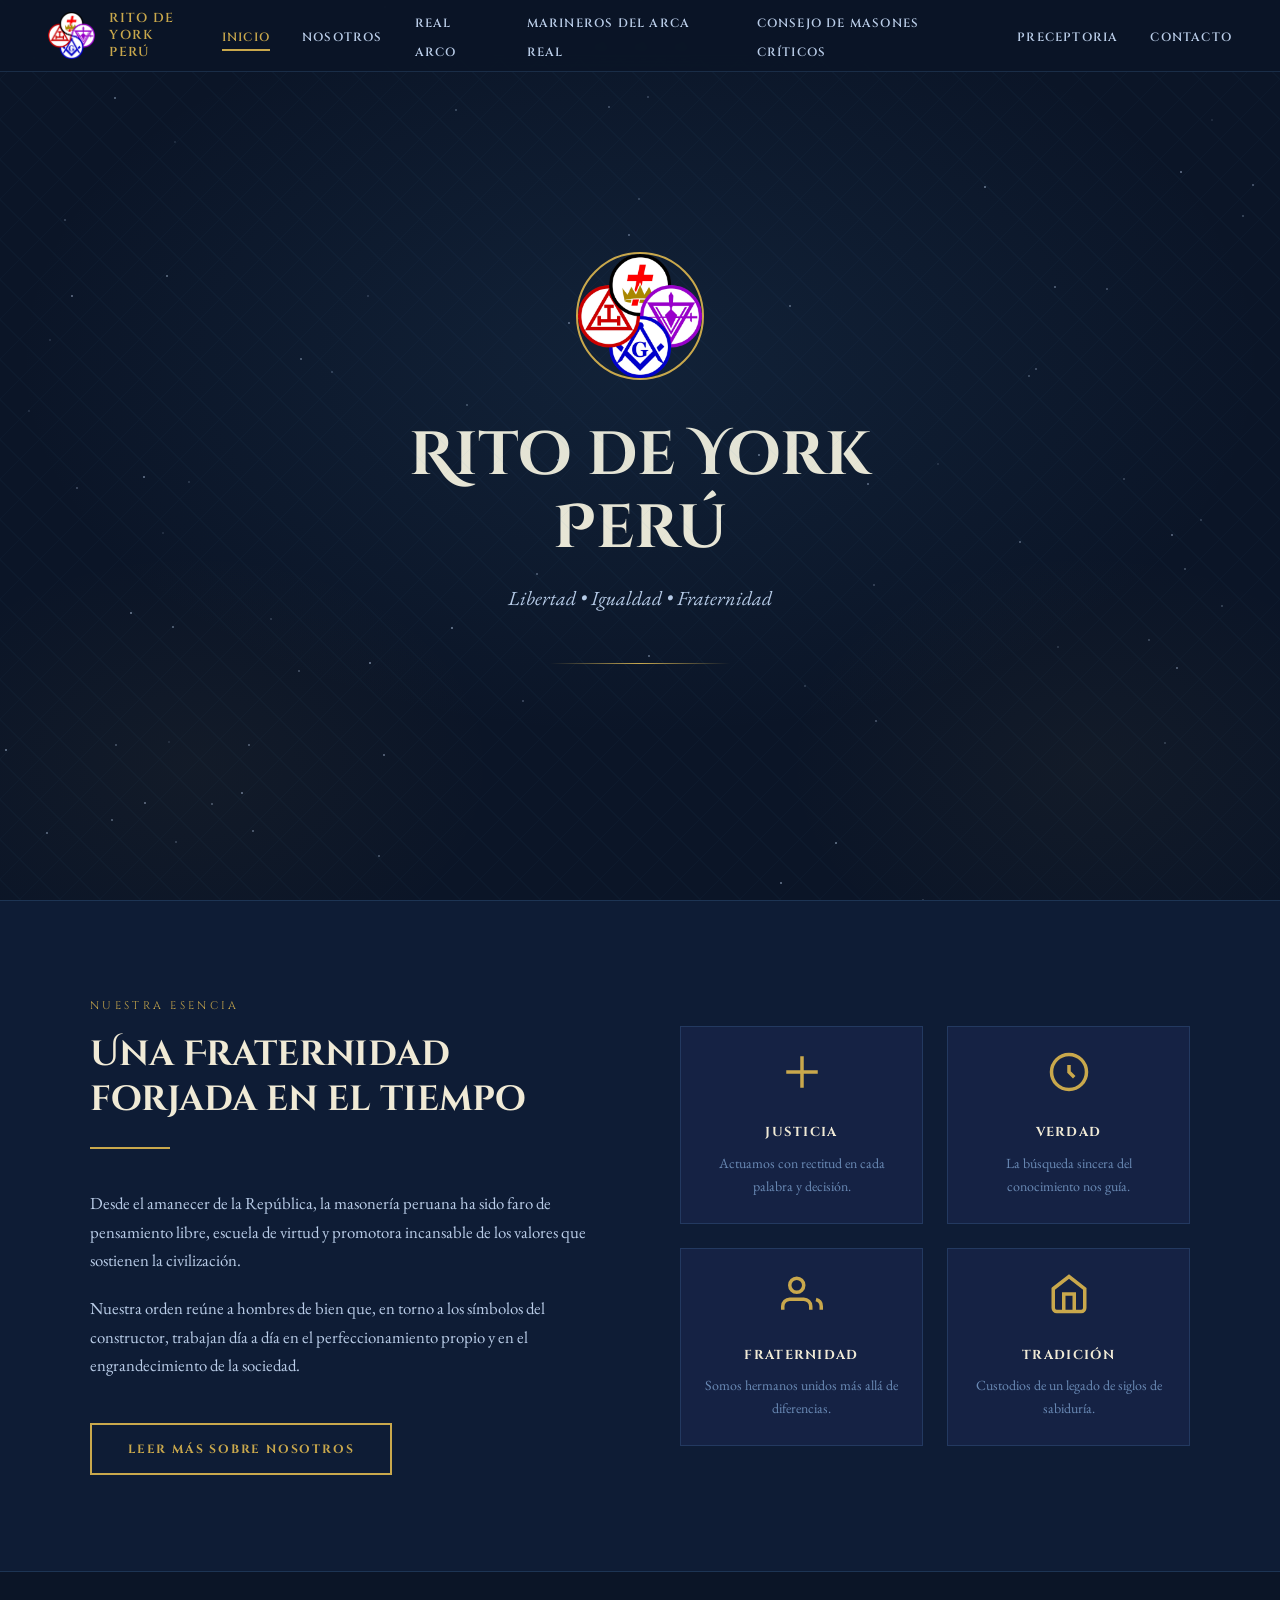
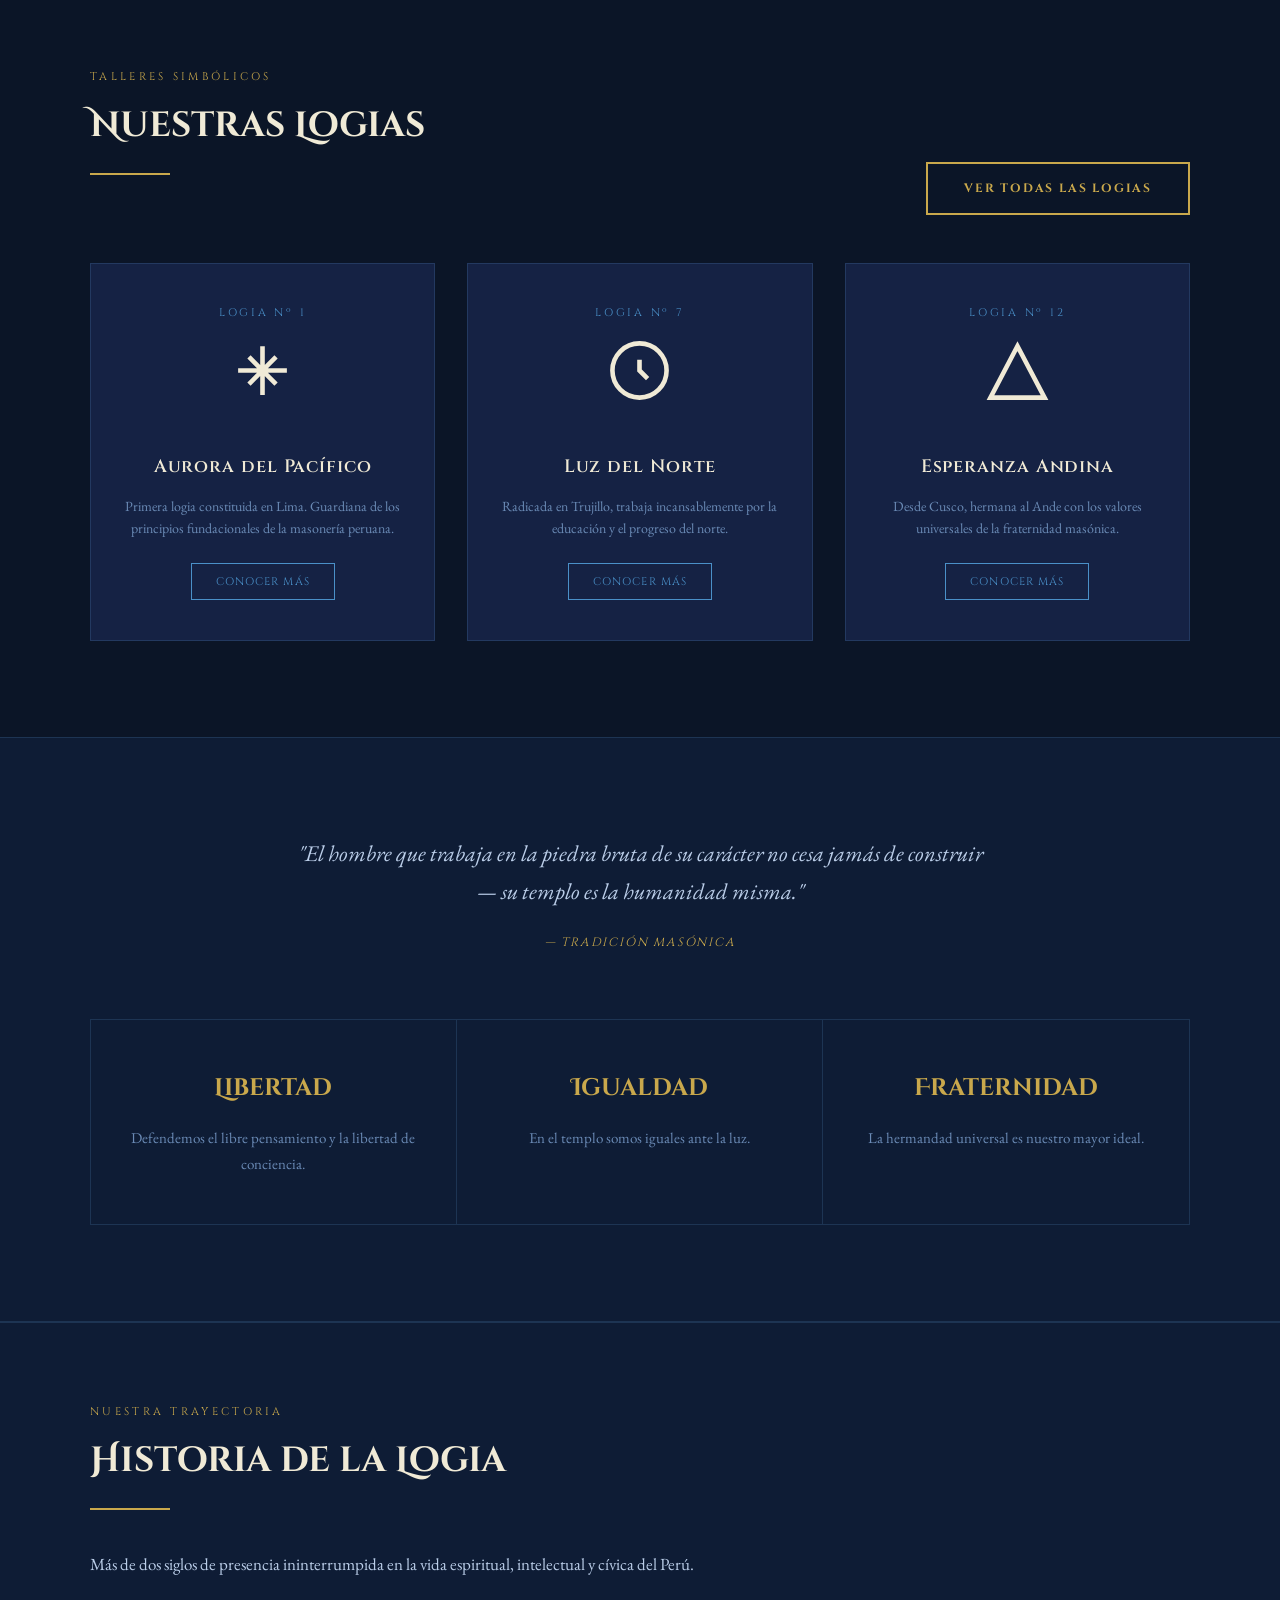
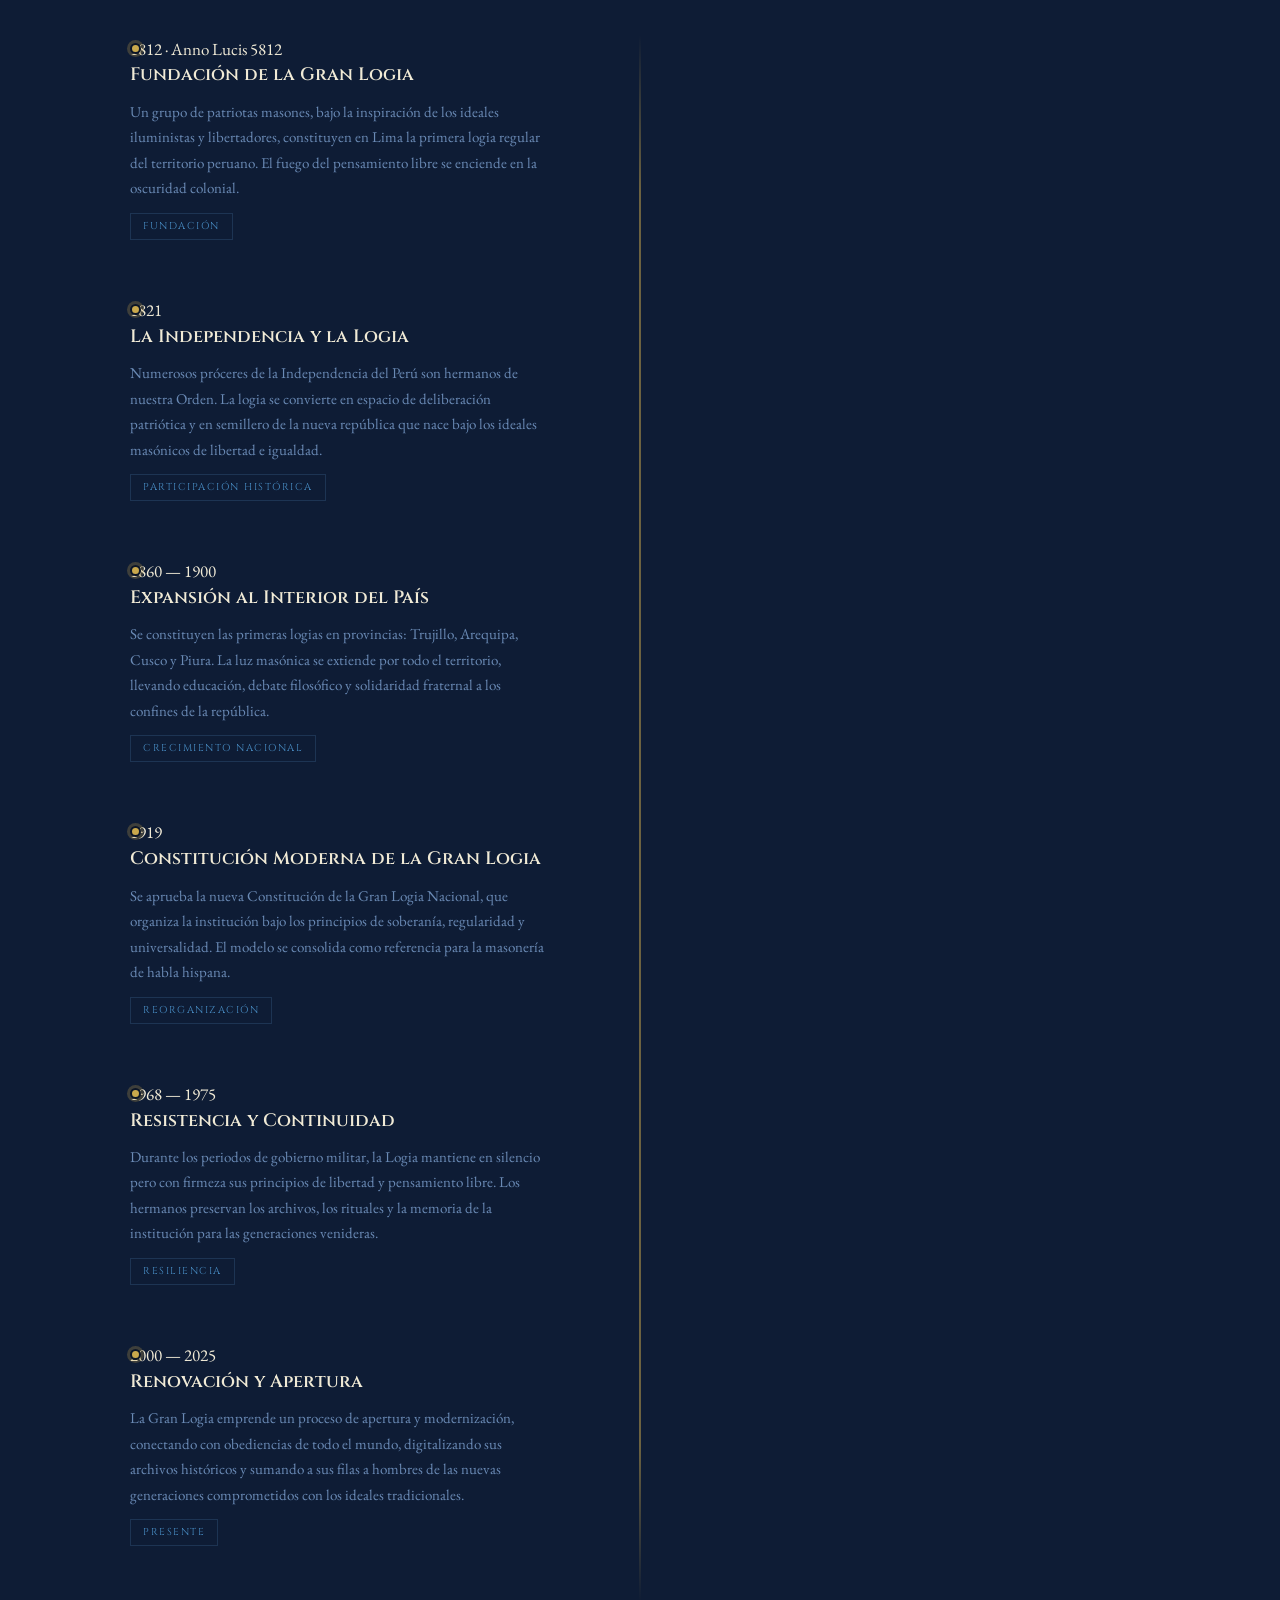
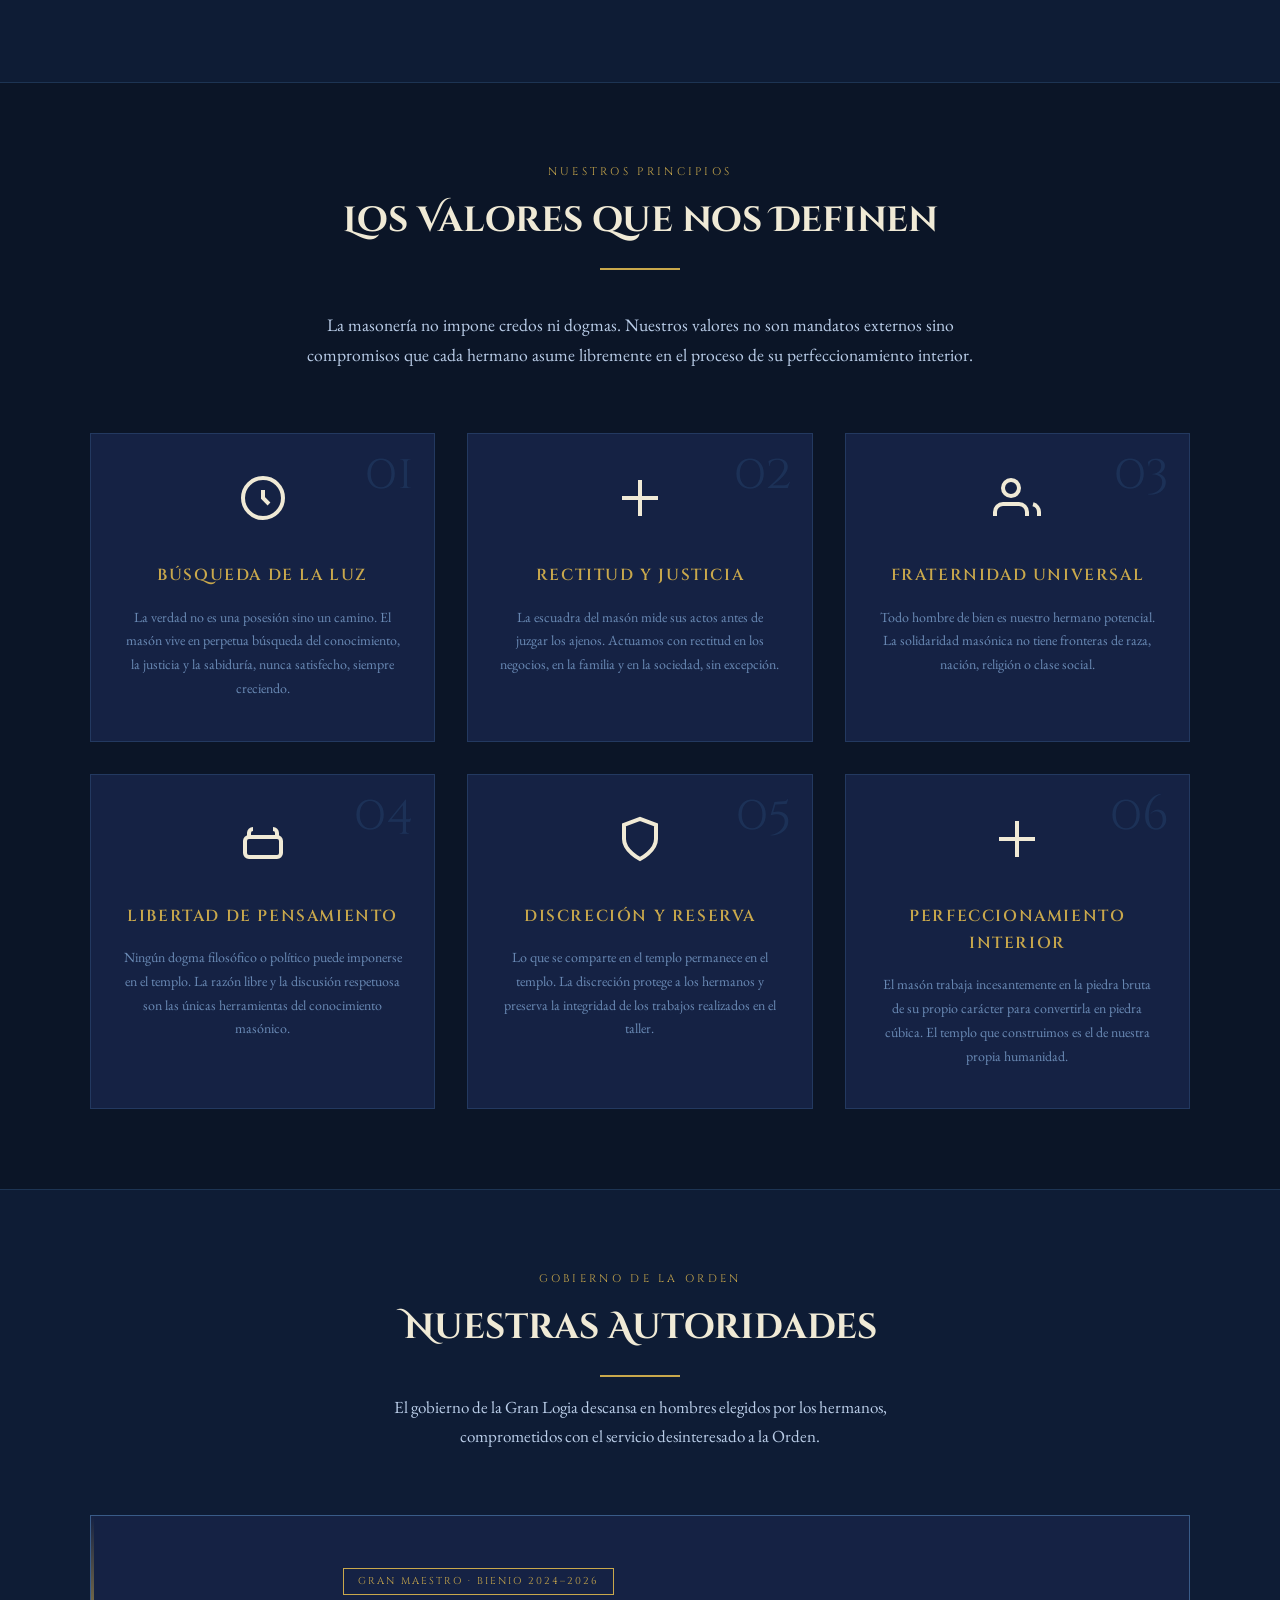
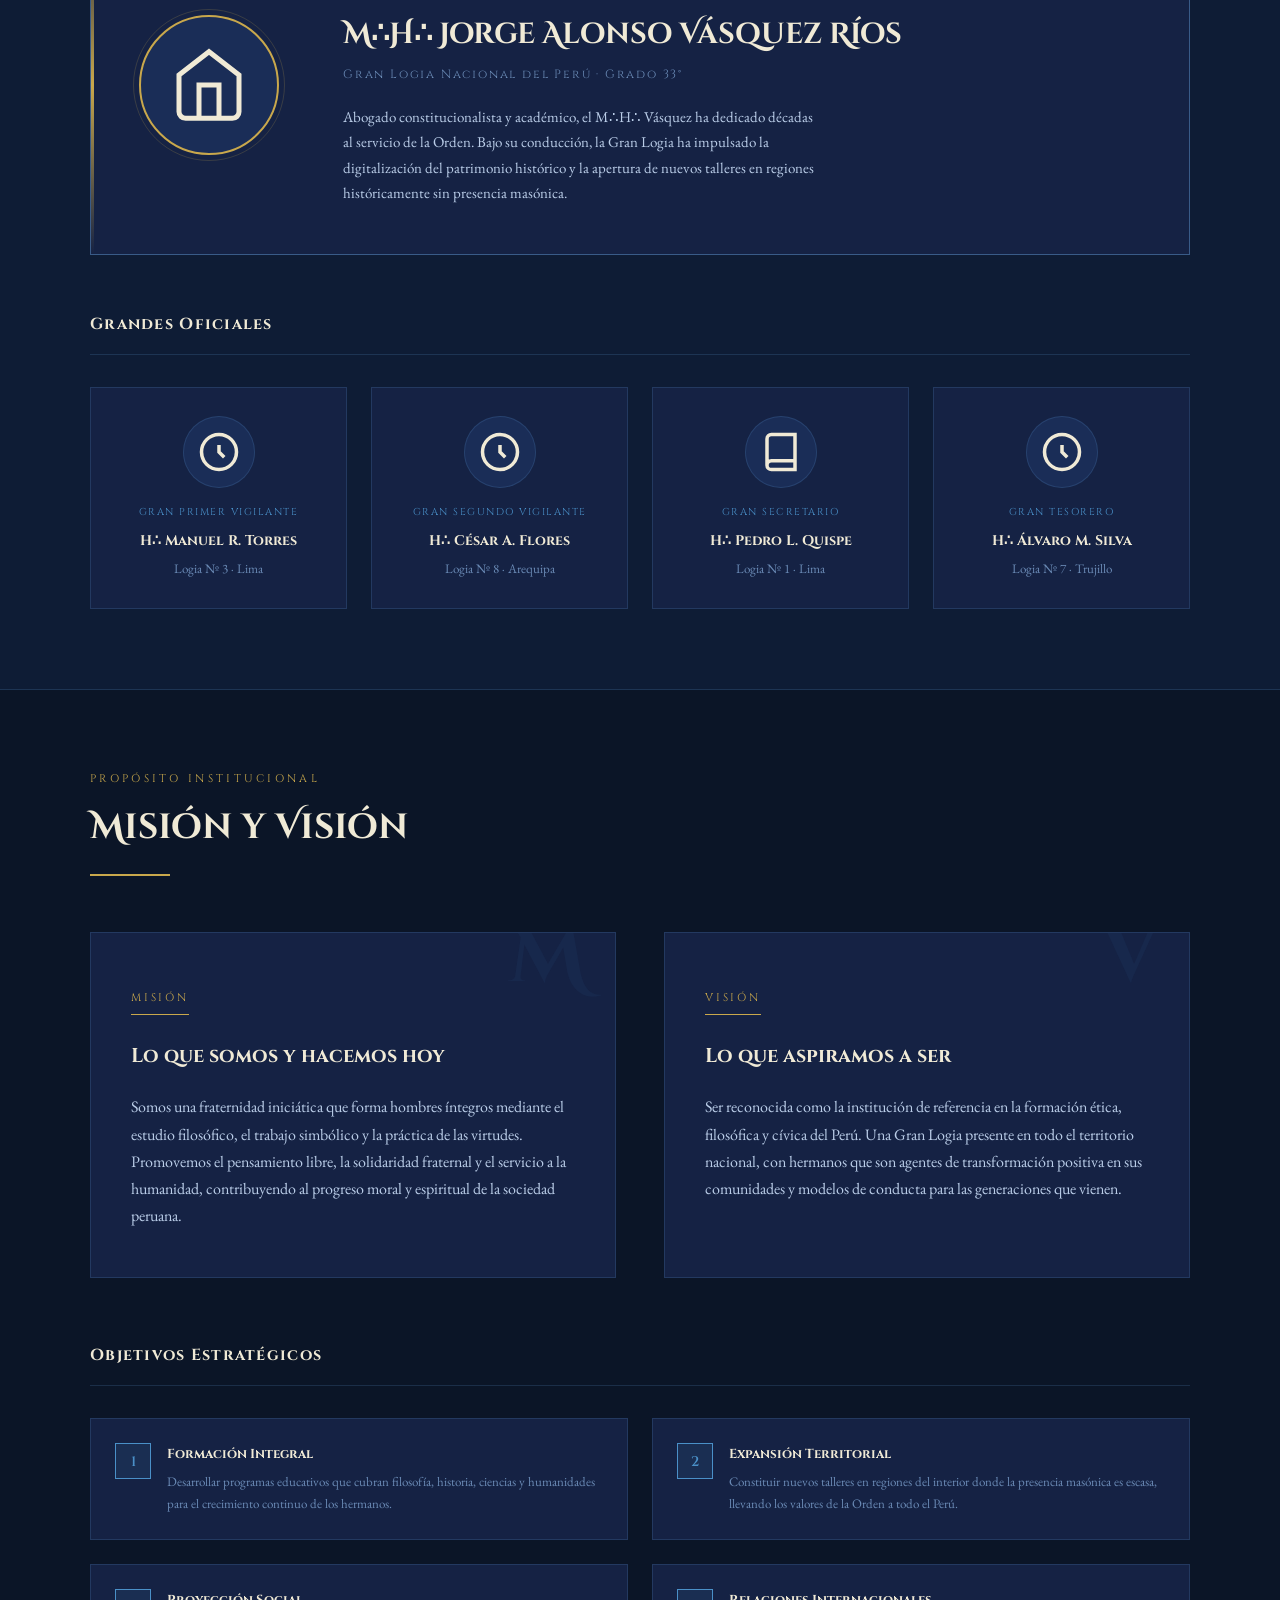
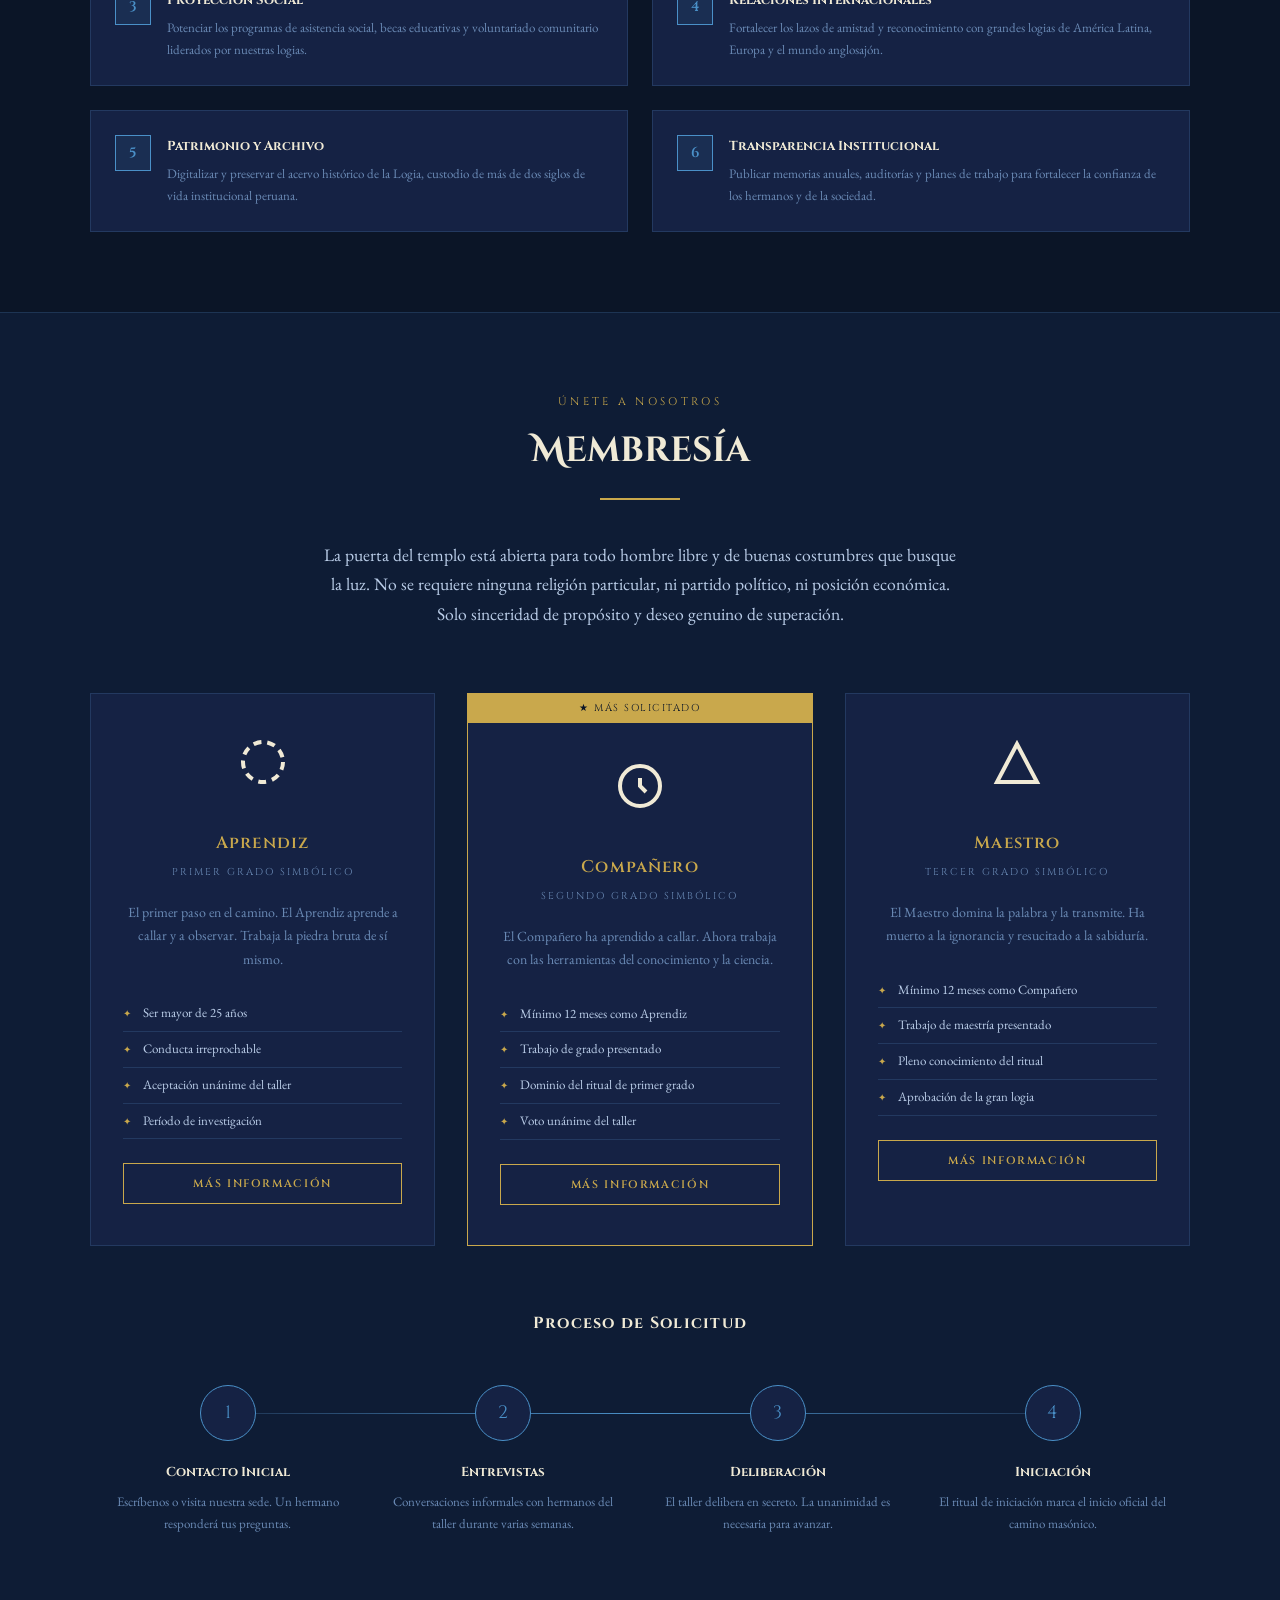
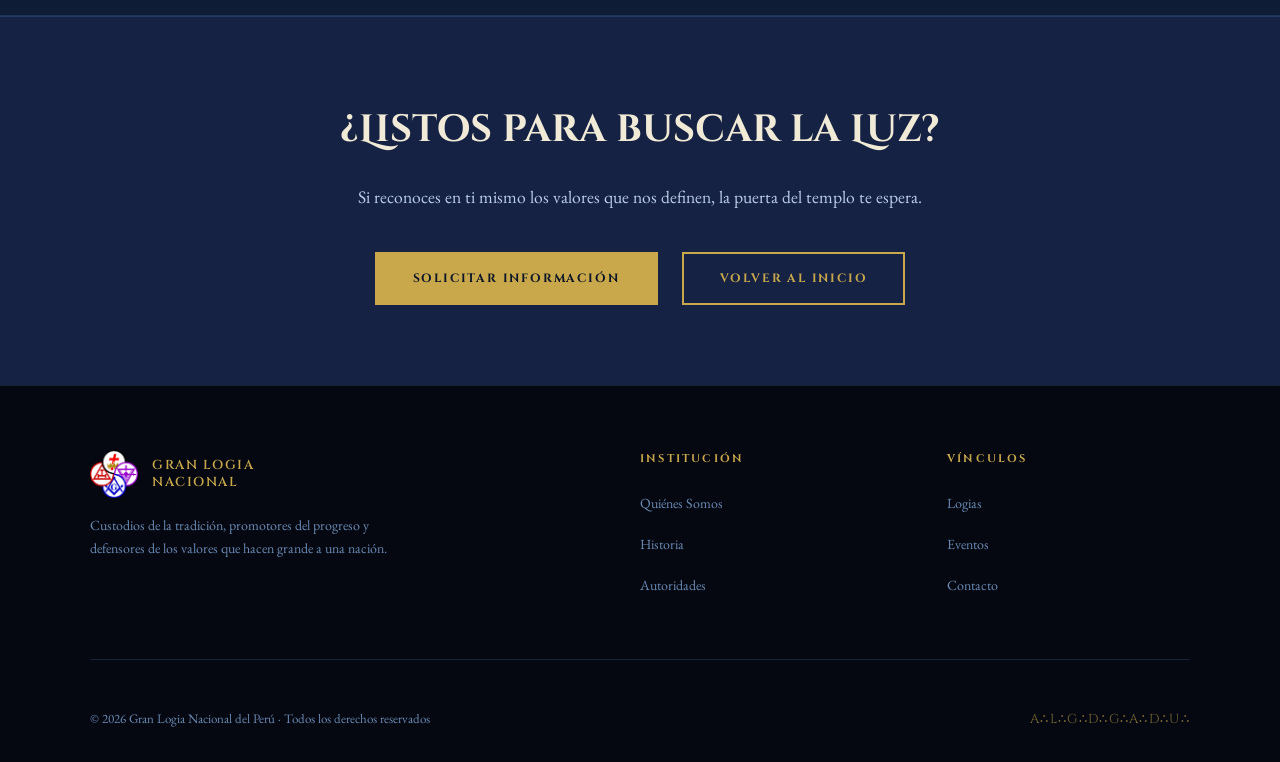
<file: index.html>
<!DOCTYPE html>
<html lang="es">
<head>
<meta charset="UTF-8">
<meta name="viewport" content="width=device-width, initial-scale=1.0">
<title>Gran Logia Nacional del Perú</title>
<link rel="preconnect" href="https://fonts.googleapis.com">
<link rel="preconnect" href="https://fonts.gstatic.com" crossorigin>
<link href="https://fonts.googleapis.com/css2?family=Cinzel:wght@400;600;700&family=Cinzel+Decorative:wght@400;700&family=EB+Garamond:ital,wght@0,400;0,500;1,400&display=swap" rel="stylesheet">
<link href="styles.css" rel="stylesheet">
<link href="nosotros.css" rel="stylesheet">
</head>
<body>

<!-- NAV -->
<nav>
  <a class="nav-logo" href="index.html">
    <div class="nav-emblem" style="border: none;">
      <img src="Imagenes/Rito de York.png" alt="Logo Rito de York Perú" 
           style="width:100%; height:100%; object-fit:contain;" />
    </div>
    <div class="nav-title">Rito de York <br><span>Perú</span></div>
  </a>

  <ul class="nav-links">
    <li><a href="index.html">Inicio</a></li>
    <li><a href="nosotros.html">Nosotros</a></li>
    <li><a href="RealArco.html">Real Arco</a></li>
    <li><a href="Marinero.html">Marineros del Arca Real</a></li>
    <li><a href="Masones.html">Consejo de Masones Críticos</a></li>
    <li><a href="Preceptoria.html">Preceptoria</a></li>
    <li><a href="contacto.html">Contacto</a></li>
  </ul>
</nav>

<!-- HERO -->
<section class="hero" id="inicio">
  <div class="hero-bg"></div>
  <div class="hero-pattern"></div>
  <div class="hero-stars" id="stars"></div>  
  
  <div class="hero-emblem">
  <img src="Imagenes/Rito de York.png" alt="Logo Rito de York Perú" 
       style="width:100%; height:100%; object-fit:cover;" />
</div>

  <h1>Rito de York<br>Perú</h1>
  <p class="hero-tagline">Libertad • Igualdad • Fraternidad</p>
  <div class="hero-divider"></div>
  
</section>

<!-- ABOUT INTRO -->
<section class="about" id="sobre-nosotros">
  <div class="section-inner about-grid">
    <div class="about-text reveal">
      <span class="section-label">Nuestra Esencia</span>
      <h2 class="section-title">Una Fraternidad forjada en el tiempo</h2>
      <div class="gold-line"></div>
      <p>Desde el amanecer de la República, la masonería peruana ha sido faro de pensamiento libre, escuela de virtud y promotora incansable de los valores que sostienen la civilización.</p>
      <p>Nuestra orden reúne a hombres de bien que, en torno a los símbolos del constructor, trabajan día a día en el perfeccionamiento propio y en el engrandecimiento de la sociedad.</p>
      <a href="nosotros.html" class="btn-outline" style="margin-top: 1.5rem; display: inline-block;">Leer más sobre nosotros</a>
    </div>

    <div class="about-pillars reveal">
      <div class="pillar">
        <span class="pillar-icon">
          <svg width="42" height="42" viewBox="0 0 24 24" fill="none" stroke="currentColor" stroke-width="2"><path d="M12 3v18M3 12h18"/></svg>
        </span>
        <h4>Justicia</h4>
        <p>Actuamos con rectitud en cada palabra y decisión.</p>
      </div>
      <div class="pillar">
        <span class="pillar-icon">
          <svg width="42" height="42" viewBox="0 0 24 24" fill="none" stroke="currentColor" stroke-width="2"><circle cx="12" cy="12" r="10"/><path d="M12 8v4l3 3"/></svg>
        </span>
        <h4>Verdad</h4>
        <p>La búsqueda sincera del conocimiento nos guía.</p>
      </div>
      <div class="pillar">
        <span class="pillar-icon">
          <svg width="42" height="42" viewBox="0 0 24 24" fill="none" stroke="currentColor" stroke-width="2"><path d="M17 21v-2a4 4 0 0 0-4-4H5a4 4 0 0 0-4 4v2"/><circle cx="9" cy="7" r="4"/><path d="M23 21v-2a4 4 0 0 0-3-3.87"/></svg>
        </span>
        <h4>Fraternidad</h4>
        <p>Somos hermanos unidos más allá de diferencias.</p>
      </div>
      <div class="pillar">
        <span class="pillar-icon">
          <svg width="42" height="42" viewBox="0 0 24 24" fill="none" stroke="currentColor" stroke-width="2"><path d="M3 9l9-7 9 7v11a2 2 0 0 1-2 2H5a2 2 0 0 1-2-2z"/><polyline points="9 22 9 12 15 12 15 22"/></svg>
        </span>
        <h4>Tradición</h4>
        <p>Custodios de un legado de siglos de sabiduría.</p>
      </div>
    </div>
  </div>
</section>

<!-- LOGIAS -->
<section class="logias" id="logias">
  <div class="section-inner">
    <div class="logias-intro reveal">
      <div>
        <span class="section-label">Talleres Simbólicos</span>
        <h2 class="section-title">Nuestras Logias</h2>
        <div class="gold-line"></div>
      </div>
      <a href="#" class="btn-outline">Ver todas las logias</a>
    </div>

    <div class="logias-grid">
      <div class="logia-card reveal">
        <div class="logia-number">Logia Nº 1</div>
        <span class="logia-symbol">
          <svg width="65" height="65" viewBox="0 0 24 24" fill="none" stroke="currentColor" stroke-width="1.7"><path d="M12 3v18M3 12h18M7 7l10 10M7 17l10-10"/></svg>
        </span>
        <h3>Aurora del Pacífico</h3>
        <p>Primera logia constituida en Lima. Guardiana de los principios fundacionales de la masonería peruana.</p>
        <button class="logia-btn" onclick="openModal('modal1')">Conocer más</button>
      </div>

      <div class="logia-card reveal">
        <div class="logia-number">Logia Nº 7</div>
        <span class="logia-symbol">
          <svg width="65" height="65" viewBox="0 0 24 24" fill="none" stroke="currentColor" stroke-width="1.7"><circle cx="12" cy="12" r="10"/><path d="M12 8v4l3 3"/></svg>
        </span>
        <h3>Luz del Norte</h3>
        <p>Radicada en Trujillo, trabaja incansablemente por la educación y el progreso del norte.</p>
        <button class="logia-btn" onclick="openModal('modal2')">Conocer más</button>
      </div>

      <div class="logia-card reveal">
        <div class="logia-number">Logia Nº 12</div>
        <span class="logia-symbol">
          <svg width="65" height="65" viewBox="0 0 24 24" fill="none" stroke="currentColor" stroke-width="1.7"><path d="M12 3L2 22h20L12 3z"/></svg>
        </span>
        <h3>Esperanza Andina</h3>
        <p>Desde Cusco, hermana al Ande con los valores universales de la fraternidad masónica.</p>
        <button class="logia-btn" onclick="openModal('modal3')">Conocer más</button>
      </div>
    </div>
  </div>
</section>

<!-- PRINCIPLES -->
<section class="principles">
  <div class="section-inner">
    <div class="principles-quote reveal">
      <blockquote>"El hombre que trabaja en la piedra bruta de su carácter no cesa jamás de construir — su templo es la humanidad misma."</blockquote>
      <cite>— Tradición Masónica</cite>
    </div>
    <div class="principles-trio">
      <div class="principle-item reveal"> <h3>Libertad</h3><p>Defendemos el libre pensamiento y la libertad de conciencia.</p></div>
      <div class="principle-item reveal"> <h3>Igualdad</h3><p>En el templo somos iguales ante la luz.</p></div>
      <div class="principle-item reveal"> <h3>Fraternidad</h3><p>La hermandad universal es nuestro mayor ideal.</p></div>
    </div>
  </div>
</section>

<!-- HISTORIA -->
<section class="page-section dark" id="historia">
  <div class="section-inner">
    <div class="reveal" style="margin-bottom: 3.5rem;">
      <span class="section-label">Nuestra Trayectoria</span>
      <h2 class="section-title">Historia de la Logia</h2>
      <div class="gold-line"></div>
      <p style="color: var(--cream-muted); max-width: 640px;">Más de dos siglos de presencia ininterrumpida en la vida espiritual, intelectual y cívica del Perú.</p>
    </div>
    <div class="timeline">
      <div class="timeline-item">
        <div class="timeline-year">1812 · Anno Lucis 5812</div>
        <h3>Fundación de la Gran Logia</h3>
        <p>Un grupo de patriotas masones, bajo la inspiración de los ideales iluministas y libertadores, constituyen en Lima la primera logia regular del territorio peruano. El fuego del pensamiento libre se enciende en la oscuridad colonial.</p>
        <span class="timeline-badge">Fundación</span>
      </div>
      <div class="timeline-item">
        <div class="timeline-year">1821</div>
        <h3>La Independencia y la Logia</h3>
        <p>Numerosos próceres de la Independencia del Perú son hermanos de nuestra Orden. La logia se convierte en espacio de deliberación patriótica y en semillero de la nueva república que nace bajo los ideales masónicos de libertad e igualdad.</p>
        <span class="timeline-badge">Participación Histórica</span>
      </div>
      <div class="timeline-item">
        <div class="timeline-year">1860 — 1900</div>
        <h3>Expansión al Interior del País</h3>
        <p>Se constituyen las primeras logias en provincias: Trujillo, Arequipa, Cusco y Piura. La luz masónica se extiende por todo el territorio, llevando educación, debate filosófico y solidaridad fraternal a los confines de la república.</p>
        <span class="timeline-badge">Crecimiento Nacional</span>
      </div>
      <div class="timeline-item">
        <div class="timeline-year">1919</div>
        <h3>Constitución Moderna de la Gran Logia</h3>
        <p>Se aprueba la nueva Constitución de la Gran Logia Nacional, que organiza la institución bajo los principios de soberanía, regularidad y universalidad. El modelo se consolida como referencia para la masonería de habla hispana.</p>
        <span class="timeline-badge">Reorganización</span>
      </div>
      <div class="timeline-item">
        <div class="timeline-year">1968 — 1975</div>
        <h3>Resistencia y Continuidad</h3>
        <p>Durante los periodos de gobierno militar, la Logia mantiene en silencio pero con firmeza sus principios de libertad y pensamiento libre. Los hermanos preservan los archivos, los rituales y la memoria de la institución para las generaciones venideras.</p>
        <span class="timeline-badge">Resiliencia</span>
      </div>
      <div class="timeline-item">
        <div class="timeline-year">2000 — 2025</div>
        <h3>Renovación y Apertura</h3>
        <p>La Gran Logia emprende un proceso de apertura y modernización, conectando con obediencias de todo el mundo, digitalizando sus archivos históricos y sumando a sus filas a hombres de las nuevas generaciones comprometidos con los ideales tradicionales.</p>
        <span class="timeline-badge">Presente</span>
      </div>
    </div>
  </div>
</section>

<!-- VALORES -->
<section class="page-section" id="valores">
  <div class="section-inner">
    <div class="reveal" style="text-align: center; margin-bottom: 1rem;">
      <span class="section-label">Nuestros Principios</span>
      <h2 class="section-title">Los Valores que nos Definen</h2>
      <div class="gold-line" style="margin: 0 auto 2.5rem;"></div>
    </div>
    <div class="valores-intro reveal">
      <p>La masonería no impone credos ni dogmas. Nuestros valores no son mandatos externos sino compromisos que cada hermano asume libremente en el proceso de su perfeccionamiento interior.</p>
    </div>
    <div class="valores-grid">
      <div class="valor-card reveal">
        <div class="valor-num">01</div>
        <span class="valor-icon">
          <svg width="48" height="48" viewBox="0 0 24 24" fill="none" stroke="currentColor" stroke-width="2"><circle cx="12" cy="12" r="10"/><path d="M12 8v4l3 3"/></svg>
        </span>
        <h3>Búsqueda de la Luz</h3>
        <p>La verdad no es una posesión sino un camino. El masón vive en perpetua búsqueda del conocimiento, la justicia y la sabiduría, nunca satisfecho, siempre creciendo.</p>
      </div>
      <div class="valor-card reveal">
        <div class="valor-num">02</div>
        <span class="valor-icon">
          <svg width="48" height="48" viewBox="0 0 24 24" fill="none" stroke="currentColor" stroke-width="2"><path d="M12 3v18M3 12h18"/></svg>
        </span>
        <h3>Rectitud y Justicia</h3>
        <p>La escuadra del masón mide sus actos antes de juzgar los ajenos. Actuamos con rectitud en los negocios, en la familia y en la sociedad, sin excepción.</p>
      </div>
      <div class="valor-card reveal">
        <div class="valor-num">03</div>
        <span class="valor-icon">
          <svg width="48" height="48" viewBox="0 0 24 24" fill="none" stroke="currentColor" stroke-width="2"><path d="M17 21v-2a4 4 0 0 0-4-4H5a4 4 0 0 0-4 4v2"/><circle cx="9" cy="7" r="4"/><path d="M23 21v-2a4 4 0 0 0-3-3.87"/></svg>
        </span>
        <h3>Fraternidad Universal</h3>
        <p>Todo hombre de bien es nuestro hermano potencial. La solidaridad masónica no tiene fronteras de raza, nación, religión o clase social.</p>
      </div>
      <div class="valor-card reveal">
        <div class="valor-num">04</div>
        <span class="valor-icon">
          <svg width="48" height="48" viewBox="0 0 24 24" fill="none" stroke="currentColor" stroke-width="2"><path d="M19 11H5m14 0a2 2 0 012 2v6a2 2 0 01-2 2H5a2 2 0 01-2-2v-6a2 2 0 012-2m14 0V9a2 2 0 00-2-2M5 11V9a2 2 0 012-2"/></svg>
        </span>
        <h3>Libertad de Pensamiento</h3>
        <p>Ningún dogma filosófico o político puede imponerse en el templo. La razón libre y la discusión respetuosa son las únicas herramientas del conocimiento masónico.</p>
      </div>
      <div class="valor-card reveal">
        <div class="valor-num">05</div>
        <span class="valor-icon">
          <svg width="48" height="48" viewBox="0 0 24 24" fill="none" stroke="currentColor" stroke-width="2"><path d="M12 22s8-4 8-10V5l-8-3-8 3v7c0 6 8 10 8 10z"/></svg>
        </span>
        <h3>Discreción y Reserva</h3>
        <p>Lo que se comparte en el templo permanece en el templo. La discreción protege a los hermanos y preserva la integridad de los trabajos realizados en el taller.</p>
      </div>
      <div class="valor-card reveal">
        <div class="valor-num">06</div>
        <span class="valor-icon">
          <svg width="48" height="48" viewBox="0 0 24 24" fill="none" stroke="currentColor" stroke-width="2"><path d="M12 3v18M3 12h18"/></svg>
        </span>
        <h3>Perfeccionamiento Interior</h3>
        <p>El masón trabaja incesantemente en la piedra bruta de su propio carácter para convertirla en piedra cúbica. El templo que construimos es el de nuestra propia humanidad.</p>
      </div>
    </div>
  </div>
</section>

<!-- AUTORIDADES -->
<section class="page-section dark" id="autoridades">
  <div class="section-inner">
    <div class="authorities-header reveal">
      <span class="section-label">Gobierno de la Orden</span>
      <h2 class="section-title">Nuestras Autoridades</h2>
      <div class="gold-line" style="margin: 0 auto 1rem;"></div>
      <p style="color: var(--cream-muted); max-width: 560px; margin: 0 auto;">El gobierno de la Gran Logia descansa en hombres elegidos por los hermanos, comprometidos con el servicio desinteresado a la Orden.</p>
    </div>
    <div class="gran-maestro reveal">
      <div class="gm-avatar">
        <svg width="80" height="80" viewBox="0 0 24 24" fill="none" stroke="currentColor" stroke-width="1.5"><path d="M3 9l9-7 9 7v11a2 2 0 0 1-2 2H5a2 2 0 0 1-2-2z"/><polyline points="9 22 9 12 15 12 15 22"/></svg>
      </div>
      <div class="gm-info">
        <span class="role-badge">Gran Maestro · Bienio 2024–2026</span>
        <h2>M∴H∴ Jorge Alonso Vásquez Ríos</h2>
        <p class="period">Gran Logia Nacional del Perú · Grado 33°</p>
        <p>Abogado constitucionalista y académico, el M∴H∴ Vásquez ha dedicado décadas al servicio de la Orden. Bajo su conducción, la Gran Logia ha impulsado la digitalización del patrimonio histórico y la apertura de nuevos talleres en regiones históricamente sin presencia masónica.</p>
      </div>
    </div>
    <h3 style="font-family: 'Cinzel', serif; font-size: 16px; color: var(--cream); letter-spacing: 0.08em; margin-bottom: 2rem; padding-bottom: 1rem; border-bottom: 1px solid var(--border);">Grandes Oficiales</h3>
    <div class="officers-grid">
      <div class="officer-card reveal">
        <div class="officer-avatar">
          <svg width="42" height="42" viewBox="0 0 24 24" fill="none" stroke="currentColor" stroke-width="2"><circle cx="12" cy="12" r="10"/><path d="M12 8v4l3 3"/></svg>
        </div>
        <div class="cargo">Gran Primer Vigilante</div>
        <h4>H∴ Manuel R. Torres</h4>
        <p class="logia-ref">Logia Nº 3 · Lima</p>
      </div>
      <div class="officer-card reveal">
        <div class="officer-avatar">
          <svg width="42" height="42" viewBox="0 0 24 24" fill="none" stroke="currentColor" stroke-width="2"><circle cx="12" cy="12" r="10"/><path d="M12 8v4l3 3"/></svg>
        </div>
        <div class="cargo">Gran Segundo Vigilante</div>
        <h4>H∴ César A. Flores</h4>
        <p class="logia-ref">Logia Nº 8 · Arequipa</p>
      </div>
      <div class="officer-card reveal">
        <div class="officer-avatar">
          <svg width="42" height="42" viewBox="0 0 24 24" fill="none" stroke="currentColor" stroke-width="2"><path d="M4 19.5v-15A2.5 2.5 0 0 1 6.5 2H20v20H6.5a2.5 2.5 0 0 1 0-5H20"/></svg>
        </div>
        <div class="cargo">Gran Secretario</div>
        <h4>H∴ Pedro L. Quispe</h4>
        <p class="logia-ref">Logia Nº 1 · Lima</p>
      </div>
      <div class="officer-card reveal">
        <div class="officer-avatar">
          <svg width="42" height="42" viewBox="0 0 24 24" fill="none" stroke="currentColor" stroke-width="2"><circle cx="12" cy="12" r="10"/><path d="M12 8v4l3 3"/></svg>
        </div>
        <div class="cargo">Gran Tesorero</div>
        <h4>H∴ Álvaro M. Silva</h4>
        <p class="logia-ref">Logia Nº 7 · Trujillo</p>
      </div>
    </div>
  </div>
</section>

<!-- MISIÓN Y VISIÓN -->
<section class="page-section" id="mision">
  <div class="section-inner">
    <div class="reveal" style="margin-bottom: 3.5rem;">
      <span class="section-label">Propósito Institucional</span>
      <h2 class="section-title">Misión y Visión</h2>
      <div class="gold-line"></div>
    </div>
    <div class="mision-grid reveal">
      <div class="mv-card" data-label="M">
        <span class="mv-tag">Misión</span>
        <h3>Lo que somos y hacemos hoy</h3>
        <p>Somos una fraternidad iniciática que forma hombres íntegros mediante el estudio filosófico, el trabajo simbólico y la práctica de las virtudes. Promovemos el pensamiento libre, la solidaridad fraternal y el servicio a la humanidad, contribuyendo al progreso moral y espiritual de la sociedad peruana.</p>
      </div>
      <div class="mv-card" data-label="V">
        <span class="mv-tag">Visión</span>
        <h3>Lo que aspiramos a ser</h3>
        <p>Ser reconocida como la institución de referencia en la formación ética, filosófica y cívica del Perú. Una Gran Logia presente en todo el territorio nacional, con hermanos que son agentes de transformación positiva en sus comunidades y modelos de conducta para las generaciones que vienen.</p>
      </div>
    </div>
    <div class="reveal">
      <h3 style="font-family: 'Cinzel', serif; font-size: 16px; color: var(--cream); letter-spacing: 0.08em; margin-bottom: 2rem; padding-bottom: 1rem; border-bottom: 1px solid var(--border);">Objetivos Estratégicos</h3>
      <div class="objetivos-list">
        <div class="objetivo-item">
          <div class="objetivo-num">1</div>
          <div>
            <h4>Formación Integral</h4>
            <p>Desarrollar programas educativos que cubran filosofía, historia, ciencias y humanidades para el crecimiento continuo de los hermanos.</p>
          </div>
        </div>
        <div class="objetivo-item">
          <div class="objetivo-num">2</div>
          <div>
            <h4>Expansión Territorial</h4>
            <p>Constituir nuevos talleres en regiones del interior donde la presencia masónica es escasa, llevando los valores de la Orden a todo el Perú.</p>
          </div>
        </div>
        <div class="objetivo-item">
          <div class="objetivo-num">3</div>
          <div>
            <h4>Proyección Social</h4>
            <p>Potenciar los programas de asistencia social, becas educativas y voluntariado comunitario liderados por nuestras logias.</p>
          </div>
        </div>
        <div class="objetivo-item">
          <div class="objetivo-num">4</div>
          <div>
            <h4>Relaciones Internacionales</h4>
            <p>Fortalecer los lazos de amistad y reconocimiento con grandes logias de América Latina, Europa y el mundo anglosajón.</p>
          </div>
        </div>
        <div class="objetivo-item">
          <div class="objetivo-num">5</div>
          <div>
            <h4>Patrimonio y Archivo</h4>
            <p>Digitalizar y preservar el acervo histórico de la Logia, custodio de más de dos siglos de vida institucional peruana.</p>
          </div>
        </div>
        <div class="objetivo-item">
          <div class="objetivo-num">6</div>
          <div>
            <h4>Transparencia Institucional</h4>
            <p>Publicar memorias anuales, auditorías y planes de trabajo para fortalecer la confianza de los hermanos y de la sociedad.</p>
          </div>
        </div>
      </div>
    </div>
  </div>
</section>

<!-- MEMBRESÍA -->
<section class="page-section dark" id="membresia">
  <div class="section-inner">
    <div class="reveal" style="text-align: center; margin-bottom: 1rem;">
      <span class="section-label">Únete a Nosotros</span>
      <h2 class="section-title">Membresía</h2>
      <div class="gold-line" style="margin: 0 auto 2.5rem;"></div>
    </div>
    <div class="membresia-hero reveal">
      <p>La puerta del templo está abierta para todo hombre libre y de buenas costumbres que busque la luz. No se requiere ninguna religión particular, ni partido político, ni posición económica. Solo sinceridad de propósito y deseo genuino de superación.</p>
    </div>
    <div class="grados-grid">
      <div class="grado-card reveal">
        <span class="grado-icon">
          <svg width="48" height="48" viewBox="0 0 24 24" fill="none" stroke="currentColor" stroke-width="2"><circle cx="12" cy="12" r="10" stroke-dasharray="4 3"/></svg>
        </span>
        <h3>Aprendiz</h3>
        <p class="grado-sub">Primer Grado Simbólico</p>
        <p>El primer paso en el camino. El Aprendiz aprende a callar y a observar. Trabaja la piedra bruta de sí mismo.</p>
        <ul class="grado-reqs">
          <li>Ser mayor de 25 años</li>
          <li>Conducta irreprochable</li>
          <li>Aceptación unánime del taller</li>
          <li>Período de investigación</li>
        </ul>
        <button class="btn-membresia">Más Información</button>
      </div>
      <div class="grado-card featured reveal">
        <div class="grado-body">
          <span class="grado-icon">
            <svg width="48" height="48" viewBox="0 0 24 24" fill="none" stroke="currentColor" stroke-width="2"><circle cx="12" cy="12" r="10"/><path d="M12 8v4l3 3"/></svg>
          </span>
          <h3>Compañero</h3>
          <p class="grado-sub">Segundo Grado Simbólico</p>
          <p>El Compañero ha aprendido a callar. Ahora trabaja con las herramientas del conocimiento y la ciencia.</p>
          <ul class="grado-reqs">
            <li>Mínimo 12 meses como Aprendiz</li>
            <li>Trabajo de grado presentado</li>
            <li>Dominio del ritual de primer grado</li>
            <li>Voto unánime del taller</li>
          </ul>
          <button class="btn-membresia">Más Información</button>
        </div>
      </div>
      <div class="grado-card reveal">
        <span class="grado-icon">
          <svg width="48" height="48" viewBox="0 0 24 24" fill="none" stroke="currentColor" stroke-width="2"><path d="M12 3L2 22h20L12 3z"/></svg>
        </span>
        <h3>Maestro</h3>
        <p class="grado-sub">Tercer Grado Simbólico</p>
        <p>El Maestro domina la palabra y la transmite. Ha muerto a la ignorancia y resucitado a la sabiduría.</p>
        <ul class="grado-reqs">
          <li>Mínimo 12 meses como Compañero</li>
          <li>Trabajo de maestría presentado</li>
          <li>Pleno conocimiento del ritual</li>
          <li>Aprobación de la gran logia</li>
        </ul>
        <button class="btn-membresia">Más Información</button>
      </div>
    </div>
    <div class="proceso-section reveal">
      <h3 style="font-family: 'Cinzel', serif; font-size: 16px; color: var(--cream); letter-spacing: 0.08em; text-align: center; margin-bottom: 3rem;">Proceso de Solicitud</h3>
      <div class="proceso-grid">
        <div class="proceso-step">
          <div class="step-circle">1</div>
          <h4>Contacto Inicial</h4>
          <p>Escríbenos o visita nuestra sede. Un hermano responderá tus preguntas.</p>
        </div>
        <div class="proceso-step">
          <div class="step-circle">2</div>
          <h4>Entrevistas</h4>
          <p>Conversaciones informales con hermanos del taller durante varias semanas.</p>
        </div>
        <div class="proceso-step">
          <div class="step-circle">3</div>
          <h4>Deliberación</h4>
          <p>El taller delibera en secreto. La unanimidad es necesaria para avanzar.</p>
        </div>
        <div class="proceso-step">
          <div class="step-circle">4</div>
          <h4>Iniciación</h4>
          <p>El ritual de iniciación marca el inicio oficial del camino masónico.</p>
        </div>
      </div>
    </div>
  </div>
</section>

<!-- CTA FINAL -->
<section class="cta-band reveal">
  <div>
    <h2>¿Listos para buscar la Luz?</h2>
    <p>Si reconoces en ti mismo los valores que nos definen, la puerta del templo te espera.</p>
    <div class="cta-buttons">
      <a href="#" class="btn-primary">Solicitar Información</a>
      <a href="#inicio" class="btn-outline">Volver al Inicio</a>
    </div>
  </div>
</section>

<!-- FOOTER -->
<footer id="contacto">
  <div class="footer-inner">
    <div class="footer-grid">
      <div class="footer-brand">
        <div class="nav-logo" style="margin-bottom: 1rem;">
          <div class="nav-emblem" style="border: none;">
              <img src="Imagenes/Rito de York.png" alt="Logo Rito de York Perú" 
                     style="width:100%; height:100%; object-fit:contain;" />
                    </div>
          <div class="nav-title">Gran Logia<br>Nacional</div>
        </div>
        <p>Custodios de la tradición, promotores del progreso y defensores de los valores que hacen grande a una nación.</p>
      </div>
      <div class="footer-col">
        <h5>Institución</h5>
        <ul>
          <li><a href="nosotros.html">Quiénes Somos</a></li>
          <li><a href="#historia">Historia</a></li>
          <li><a href="#autoridades">Autoridades</a></li>
        </ul>
      </div>
      <div class="footer-col">
        <h5>Vínculos</h5>
        <ul>
          <li><a href="#logias">Logias</a></li>
          <li><a href="#">Eventos</a></li>
          <li><a href="#">Contacto</a></li>
        </ul>
      </div>
    </div>
    <div class="footer-bottom">
      <p>© 2026 Gran Logia Nacional del Perú · Todos los derechos reservados</p>
      <span class="footer-masonic">A∴L∴G∴D∴G∴A∴D∴U∴</span>
    </div>
  </div>
</footer>

<script>
// Estrellas en el hero
const container = document.getElementById('stars');
for (let i = 0; i < 80; i++) {
  const star = document.createElement('div');
  star.className = 'star';
  star.style.cssText = `left:${Math.random()*100}%; top:${Math.random()*100}%; --dur:${2+Math.random()*4}s; --delay:${Math.random()*4}s; opacity:${0.15+Math.random()*0.45}`;
  container.appendChild(star);
}

// Modal básico
function openModal(id) {
  alert("Modal de logia " + id + " - Aquí puedes agregar más información detallada.");
}

// Reveal on scroll
const observer = new IntersectionObserver(entries => {
  entries.forEach(e => { if (e.isIntersecting) e.target.classList.add('visible'); });
}, { threshold: 0.08 });

document.querySelectorAll('.reveal, .timeline-item').forEach(el => observer.observe(el));
 const links = document.querySelectorAll('.nav-links a');
  links.forEach(link => {
    if (link.href === window.location.href) {
      link.classList.add('active');
    }
  });
</script>
</body>
</html>
</file>
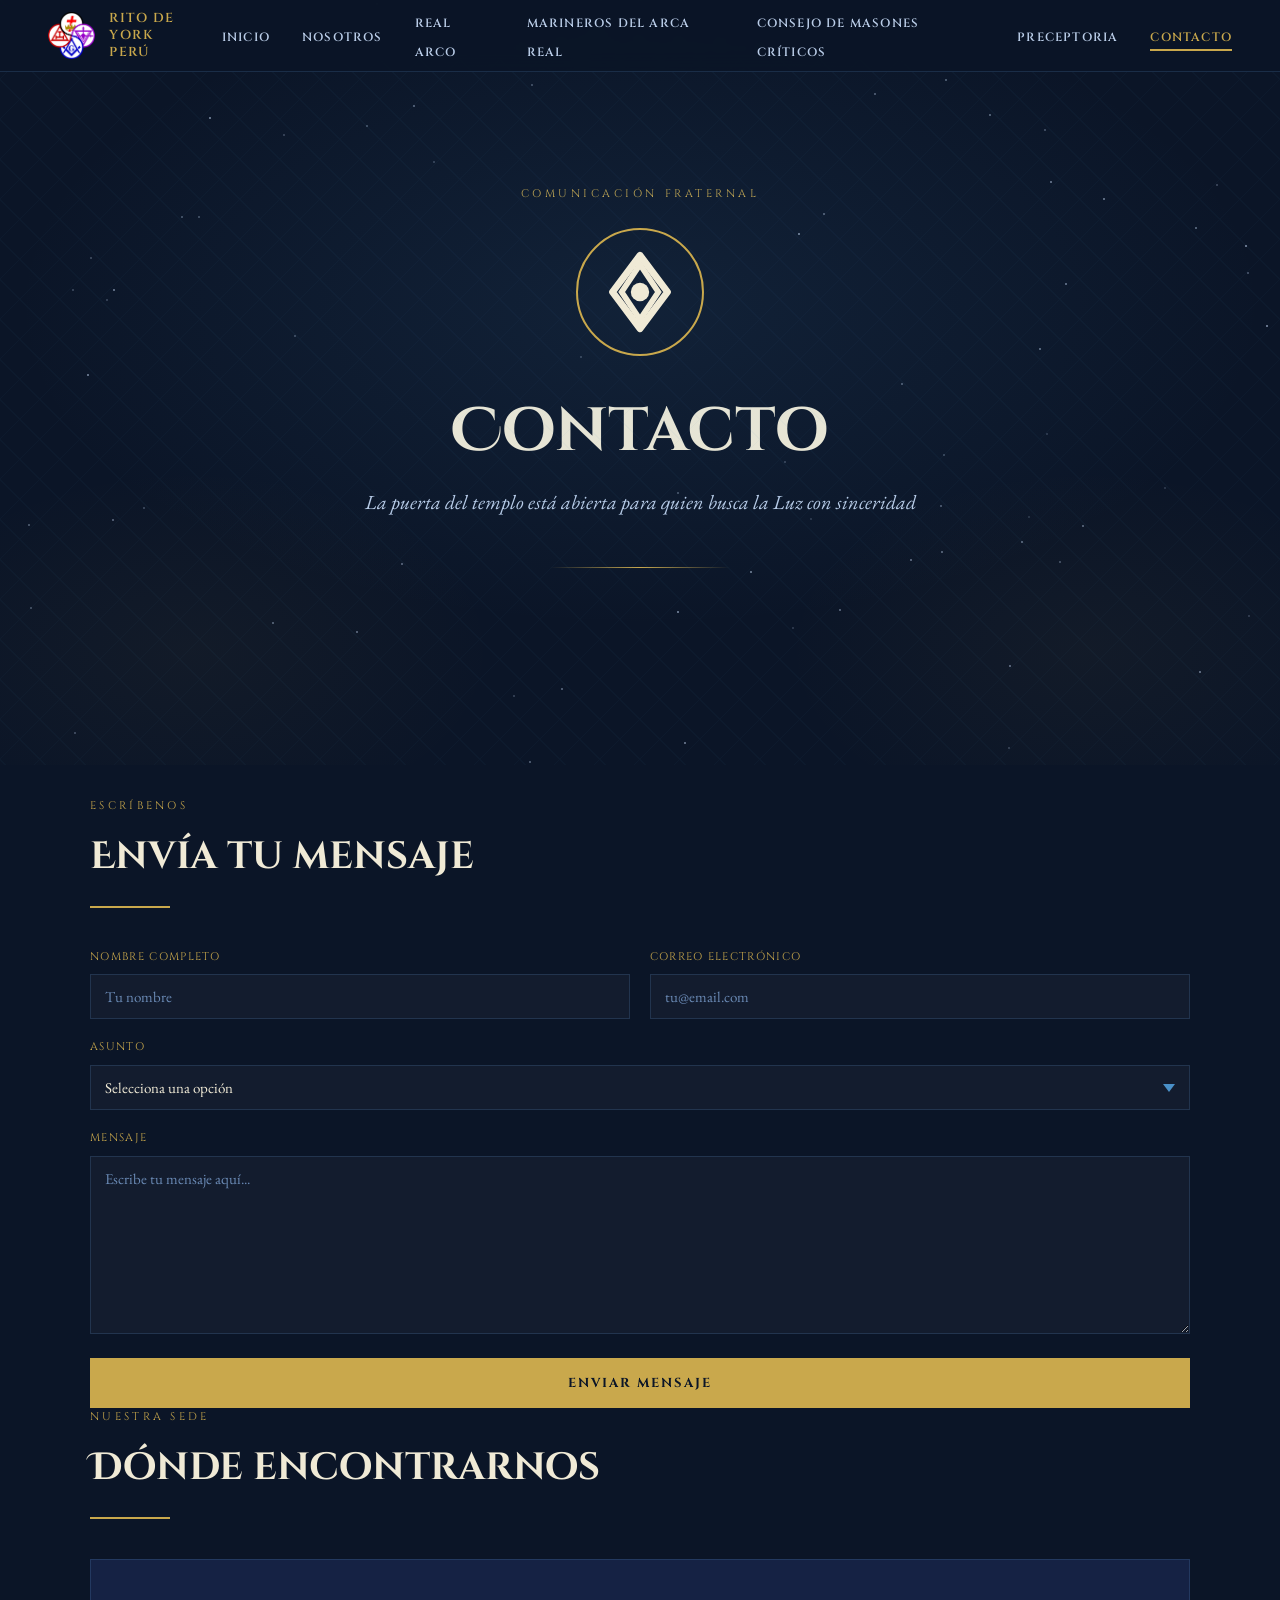
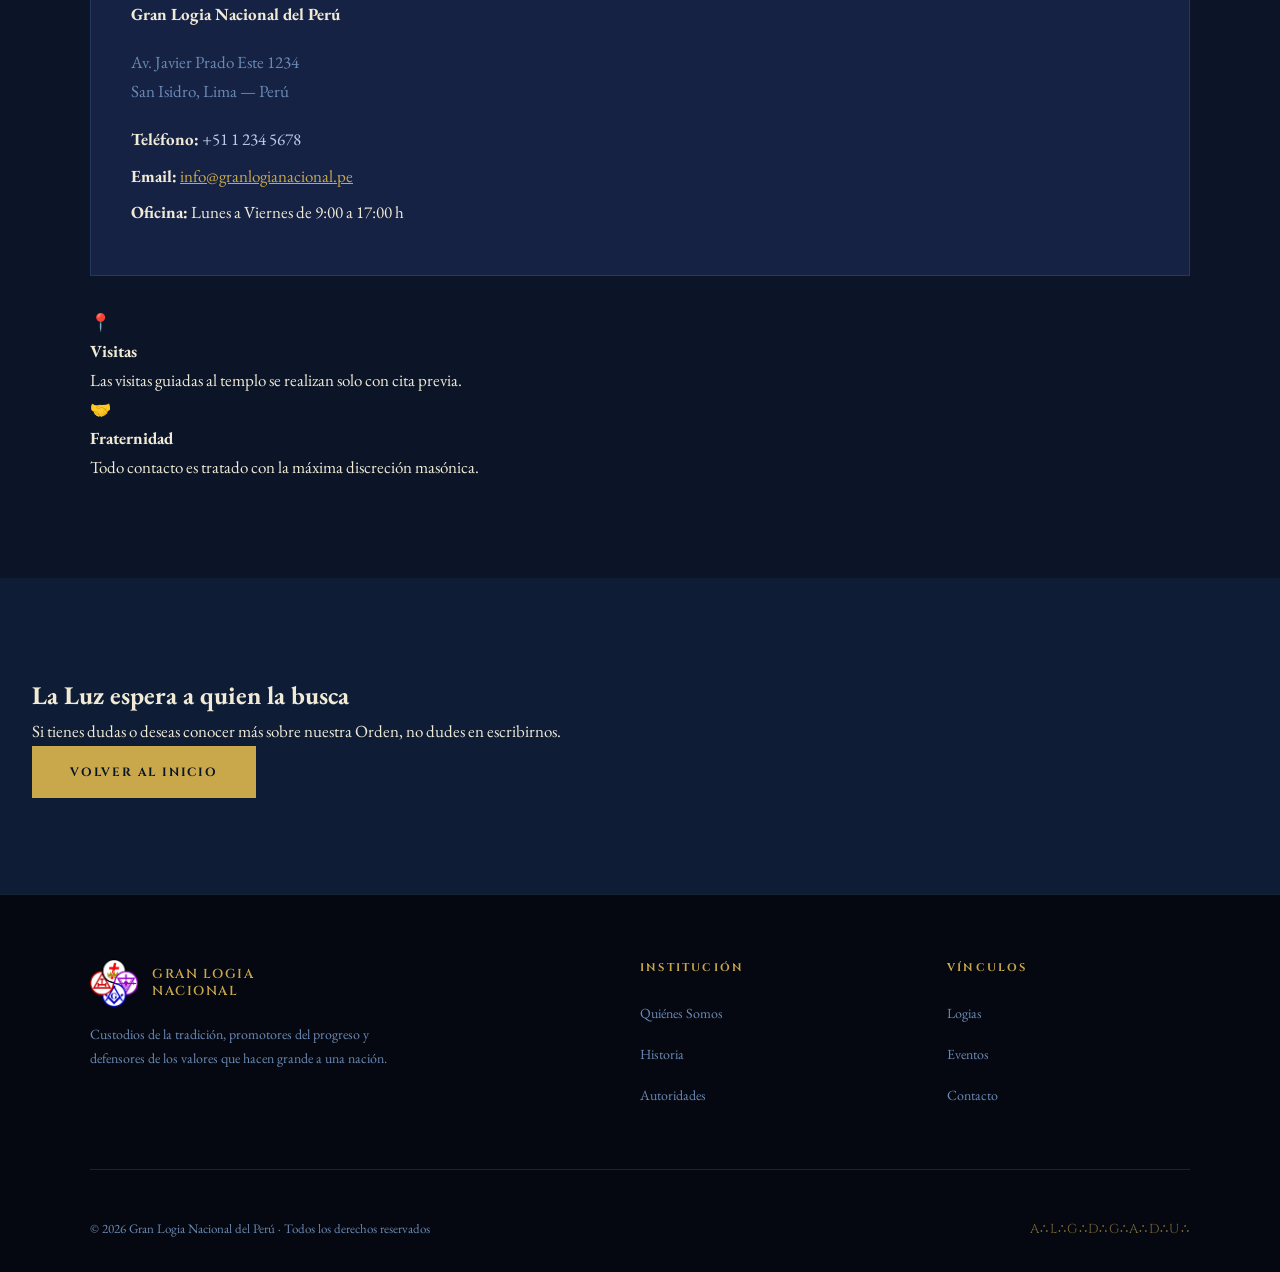
<file: contacto.html>
<!DOCTYPE html>
<html lang="es">
<head>
<meta charset="UTF-8">
<meta name="viewport" content="width=device-width, initial-scale=1.0">
<title>Gran Logia — Contacto</title>
<link rel="preconnect" href="https://fonts.googleapis.com">
<link rel="preconnect" href="https://fonts.gstatic.com" crossorigin>
<link href="https://fonts.googleapis.com/css2?family=Cinzel:wght@400;600;700&family=Cinzel+Decorative:wght@400;700&family=EB+Garamond:ital,wght@0,400;0,500;1,400&display=swap" rel="stylesheet">
<link href="styles.css" rel="stylesheet"> <!-- o contacto.css si prefieres archivo separado -->
</head>
<body>

<!-- NAV -->
<nav>
  <a class="nav-logo" href="index.html">
    <div class="nav-emblem" style="border: none;">
      <img src="Imagenes/Rito de York.png" alt="Logo Rito de York Perú" 
           style="width:100%; height:100%; object-fit:contain;" />
    </div>
    <div class="nav-title">Rito de York <br><span>Perú</span></div>
  </a>

  <ul class="nav-links">
    <li><a href="index.html">Inicio</a></li>
    <li><a href="nosotros.html">Nosotros</a></li>
    <li><a href="RealArco.html">Real Arco</a></li>
    <li><a href="Marinero.html">Marineros del Arca Real</a></li>
    <li><a href="Masones.html">Consejo de Masones Críticos</a></li>
    <li><a href="Preceptoria.html">Preceptoria</a></li>
    <li><a href="contacto.html">Contacto</a></li>
  </ul>
</nav>

<!-- HERO CONTACTO -->
<section class="hero" style="min-height: 85vh; padding-top: 100px;">
  <div class="hero-bg"></div>
  <div class="hero-pattern"></div>
  <div class="hero-stars" id="stars"></div>

  <p class="hero-subtitle">Comunicación Fraternal</p>
  
  <div class="hero-emblem">
    <svg width="110" height="110" viewBox="0 0 48 48" fill="none" xmlns="http://www.w3.org/2000/svg">
      <path d="M24 8L36 24L24 40L12 24L24 8Z" stroke="currentColor" stroke-width="3" stroke-linejoin="round"/>
      <path d="M24 12L32 24L24 36L16 24L24 12Z" stroke="currentColor" stroke-width="2.5"/>
      <circle cx="24" cy="24" r="4" fill="currentColor"/>
    </svg>
  </div>

  <h1>Contacto</h1>
  <p class="hero-tagline">La puerta del templo está abierta para quien busca la Luz con sinceridad</p>
  <div class="hero-divider"></div>
</section>

<!-- CONTACTO PRINCIPAL -->
<section class="page-section" style="padding-top: 2rem;">
  <div class="section-inner">
    <div class="quienes-grid" style="grid-template-columns: 1fr 1fr; gap: 5rem;">
      
      <!-- Formulario -->
      <div class="reveal">
        <span class="section-label">Escríbenos</span>
        <h2 class="section-title">Envía tu mensaje</h2>
        <div class="gold-line"></div>
        
        <form id="contactForm">
          <div class="form-grid">
            <div class="form-group">
              <label>Nombre completo</label>
              <input type="text" placeholder="Tu nombre" required>
            </div>
            <div class="form-group">
              <label>Correo electrónico</label>
              <input type="email" placeholder="tu@email.com" required>
            </div>
            <div class="form-group full">
              <label>Asunto</label>
              <select required>
                <option value="">Selecciona una opción</option>
                <option value="informacion">Solicitar Información</option>
                <option value="visita">Visita al Templo</option>
                <option value="logia">Interesado en alguna Logia</option>
                <option value="otro">Otro</option>
              </select>
            </div>
            <div class="form-group full">
              <label>Mensaje</label>
              <textarea placeholder="Escribe tu mensaje aquí..." rows="8" required></textarea>
            </div>
          </div>
          <button type="submit" class="form-submit">Enviar Mensaje</button>
        </form>

        <div class="form-success" id="successMessage">
          <span class="success-icon">✦</span>
          <h3>Mensaje Recibido</h3>
          <p>Gracias por contactarnos. Un hermano se pondrá en contacto contigo lo antes posible.</p>
        </div>
      </div>

      <!-- Información de Contacto -->
      <div class="reveal">
        <span class="section-label">Nuestra Sede</span>
        <h2 class="section-title">Dónde encontrarnos</h2>
        <div class="gold-line"></div>

        <div style="background: var(--navy-card); border: 1px solid var(--border); padding: 2.5rem; margin-bottom: 2rem;">
          <p><strong>Gran Logia Nacional del Perú</strong></p>
          <p style="color: var(--text-muted); margin: 1.2rem 0;">
            Av. Javier Prado Este 1234<br>
            San Isidro, Lima — Perú
          </p>
          
          <p style="margin: 1rem 0 0.5rem;">
            <strong>Teléfono:</strong> <span style="color: var(--cream-muted);">+51 1 234 5678</span>
          </p>
          <p style="margin: 0.5rem 0;">
            <strong>Email:</strong> <a href="mailto:info@granlogianacional.pe" style="color: var(--gold);">info@granlogianacional.pe</a>
          </p>
          <p style="margin: 0.5rem 0;">
            <strong>Oficina:</strong> Lunes a Viernes de 9:00 a 17:00 h
          </p>
        </div>

        <div class="identity-cards" style="gap: 1rem;">
          <div class="identity-card">
            <div class="identity-icon">📍</div>
            <div>
              <h4>Visitas</h4>
              <p>Las visitas guiadas al templo se realizan solo con cita previa.</p>
            </div>
          </div>
          <div class="identity-card">
            <div class="identity-icon">🤝</div>
            <div>
              <h4>Fraternidad</h4>
              <p>Todo contacto es tratado con la máxima discreción masónica.</p>
            </div>
          </div>
        </div>
      </div>
    </div>
  </div>
</section>

<!-- CTA FINAL -->
<section class="cta-band reveal" style="background: var(--navy-mid);">
  <div>
    <h2>La Luz espera a quien la busca</h2>
    <p>Si tienes dudas o deseas conocer más sobre nuestra Orden, no dudes en escribirnos.</p>
    <div class="cta-buttons">
      <a href="#" class="btn-primary">Volver al Inicio</a>
    </div>
  </div>
</section>

<!-- FOOTER -->
<footer id="contacto">
  <div class="footer-inner">
    <div class="footer-grid">
      <div class="footer-brand">
        <div class="nav-logo" style="margin-bottom: 1rem;">
          <div class="nav-emblem" style="border: none;">
              <img src="Imagenes/Rito de York.png" alt="Logo Rito de York Perú" 
                     style="width:100%; height:100%; object-fit:contain;" />
                    </div>
          <div class="nav-title">Gran Logia<br>Nacional</div>
        </div>
        <p>Custodios de la tradición, promotores del progreso y defensores de los valores que hacen grande a una nación.</p>
      </div>
      <div class="footer-col">
        <h5>Institución</h5>
        <ul>
          <li><a href="nosotros.html">Quiénes Somos</a></li>
          <li><a href="#historia">Historia</a></li>
          <li><a href="#autoridades">Autoridades</a></li>
        </ul>
      </div>
      <div class="footer-col">
        <h5>Vínculos</h5>
        <ul>
          <li><a href="#logias">Logias</a></li>
          <li><a href="#">Eventos</a></li>
          <li><a href="#">Contacto</a></li>
        </ul>
      </div>
    </div>
    <div class="footer-bottom">
      <p>© 2026 Gran Logia Nacional del Perú · Todos los derechos reservados</p>
      <span class="footer-masonic">A∴L∴G∴D∴G∴A∴D∴U∴</span>
    </div>
  </div>
</footer>

<script>
// Estrellas en el hero
const container = document.getElementById('stars');
for (let i = 0; i < 70; i++) {
  const star = document.createElement('div');
  star.className = 'star';
  star.style.cssText = `left:${Math.random()*100}%; top:${Math.random()*100}%; --dur:${2+Math.random()*4}s; --delay:${Math.random()*4}s; opacity:${0.2+Math.random()*0.5}`;
  container.appendChild(star);
}

// Formulario
document.getElementById('contactForm').addEventListener('submit', function(e) {
  e.preventDefault();
  
  this.style.display = 'none';
  document.getElementById('successMessage').style.display = 'block';
  
  // Reset form after 4 seconds (optional)
  setTimeout(() => {
    this.reset();
    this.style.display = 'block';
    document.getElementById('successMessage').style.display = 'none';
  }, 5000);
});

// Reveal on scroll
const observer = new IntersectionObserver(entries => {
  entries.forEach(e => { if (e.isIntersecting) e.target.classList.add('visible'); });
}, { threshold: 0.1 });

document.querySelectorAll('.reveal').forEach(el => observer.observe(el));
 const links = document.querySelectorAll('.nav-links a');
  links.forEach(link => {
    if (link.href === window.location.href) {
      link.classList.add('active');
    }
  });
</script>
</body>
</html>
</file>
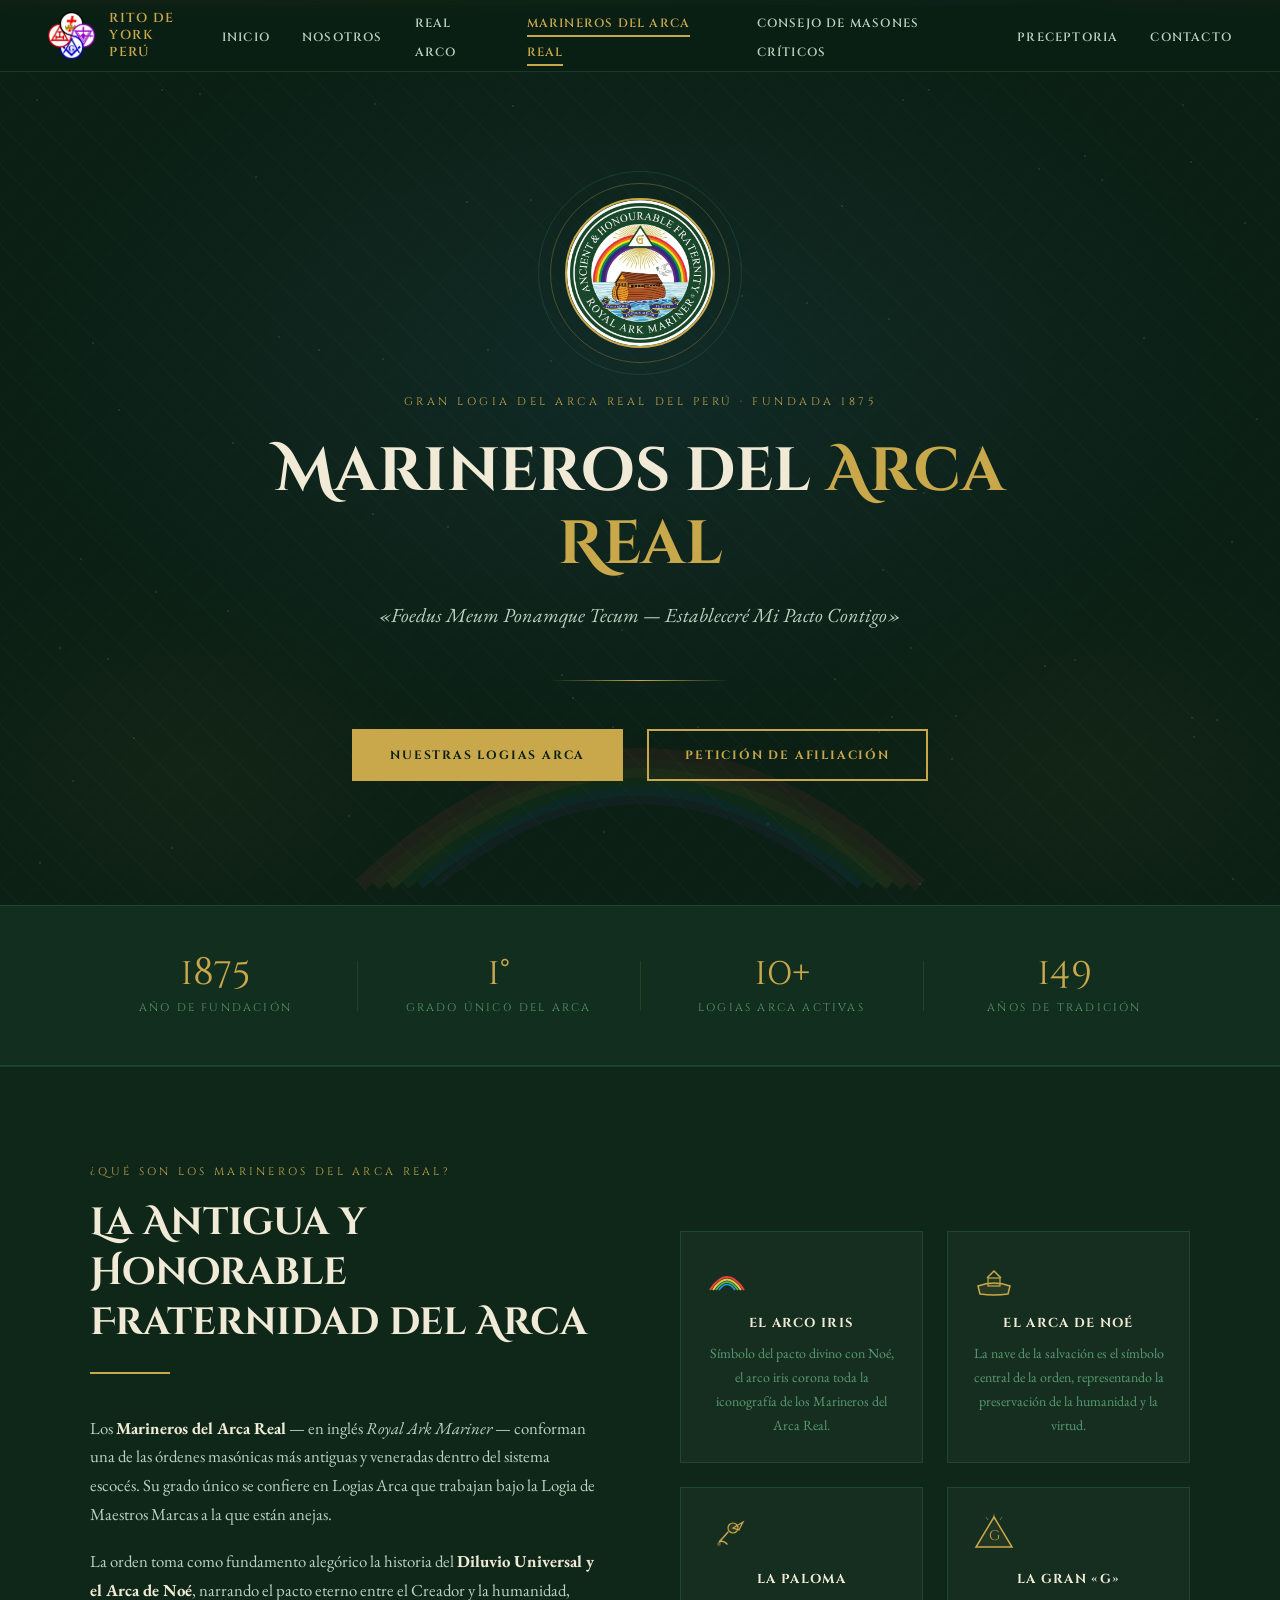
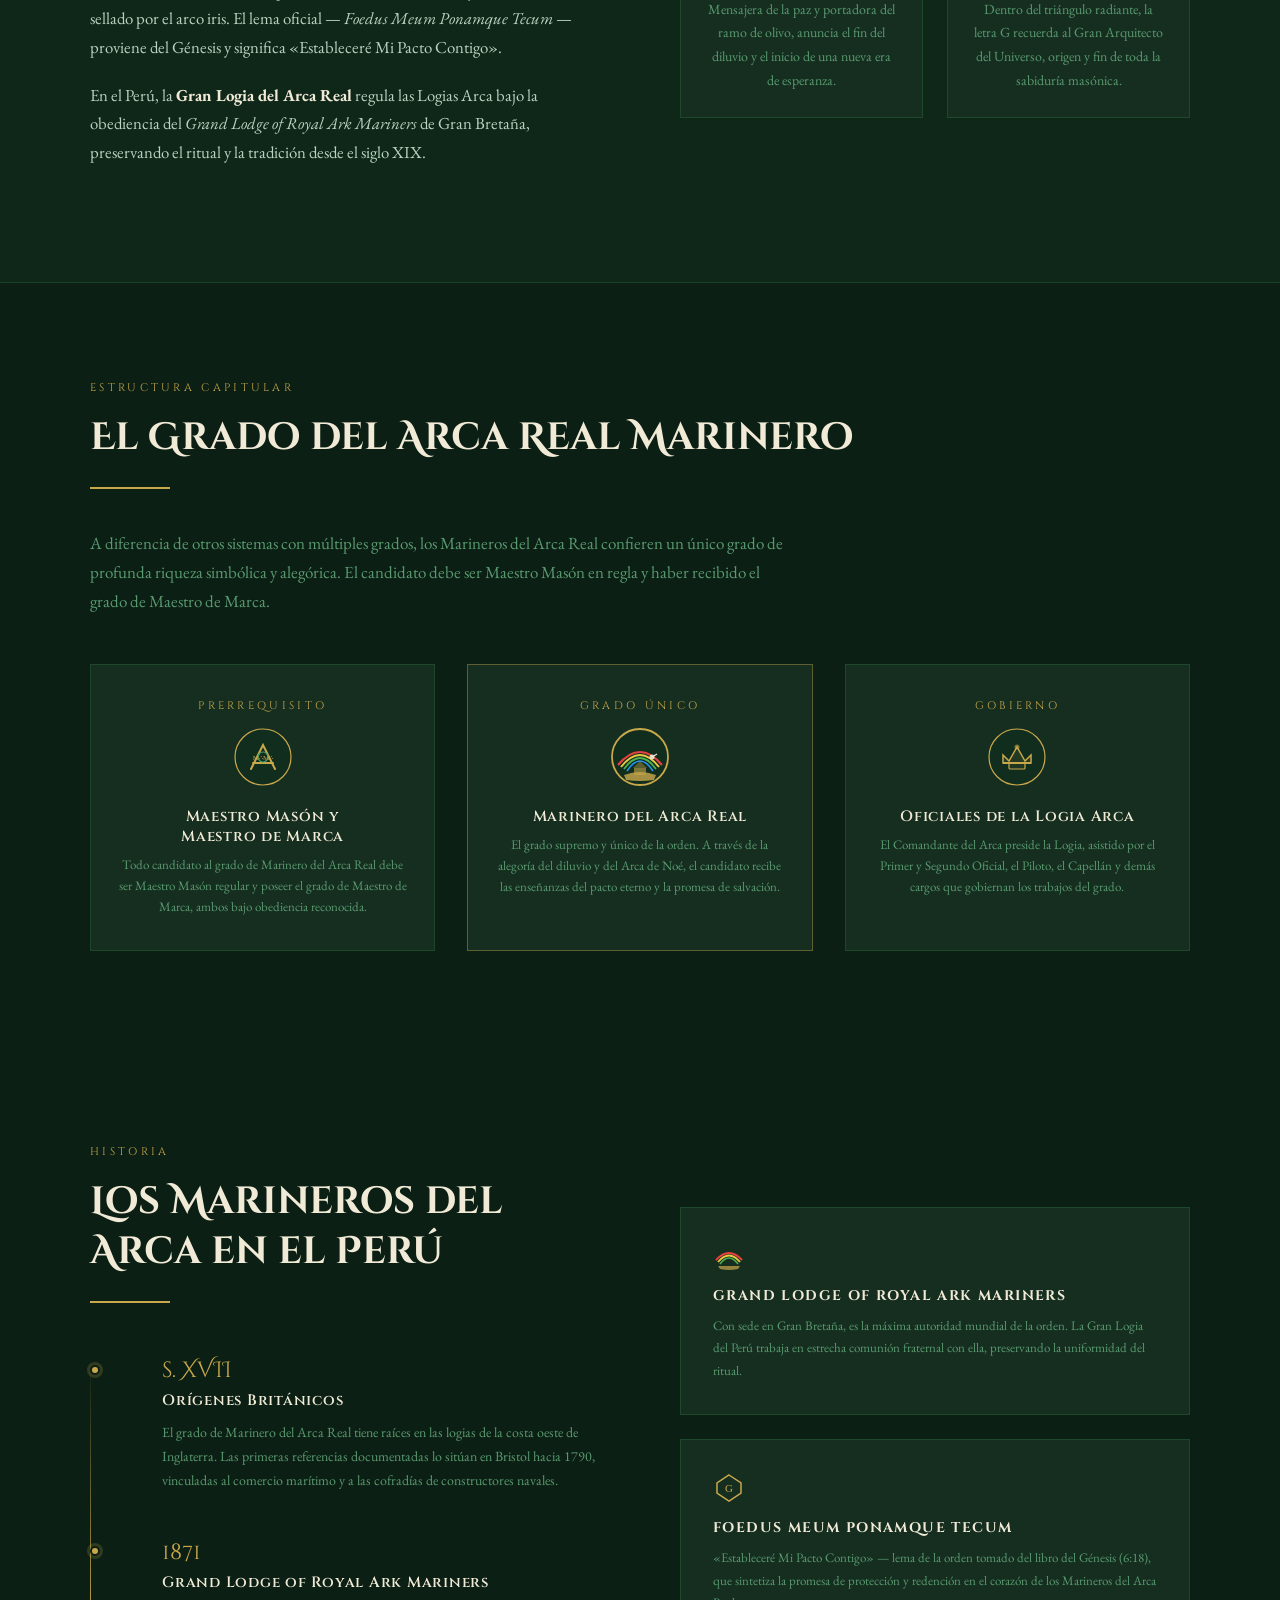
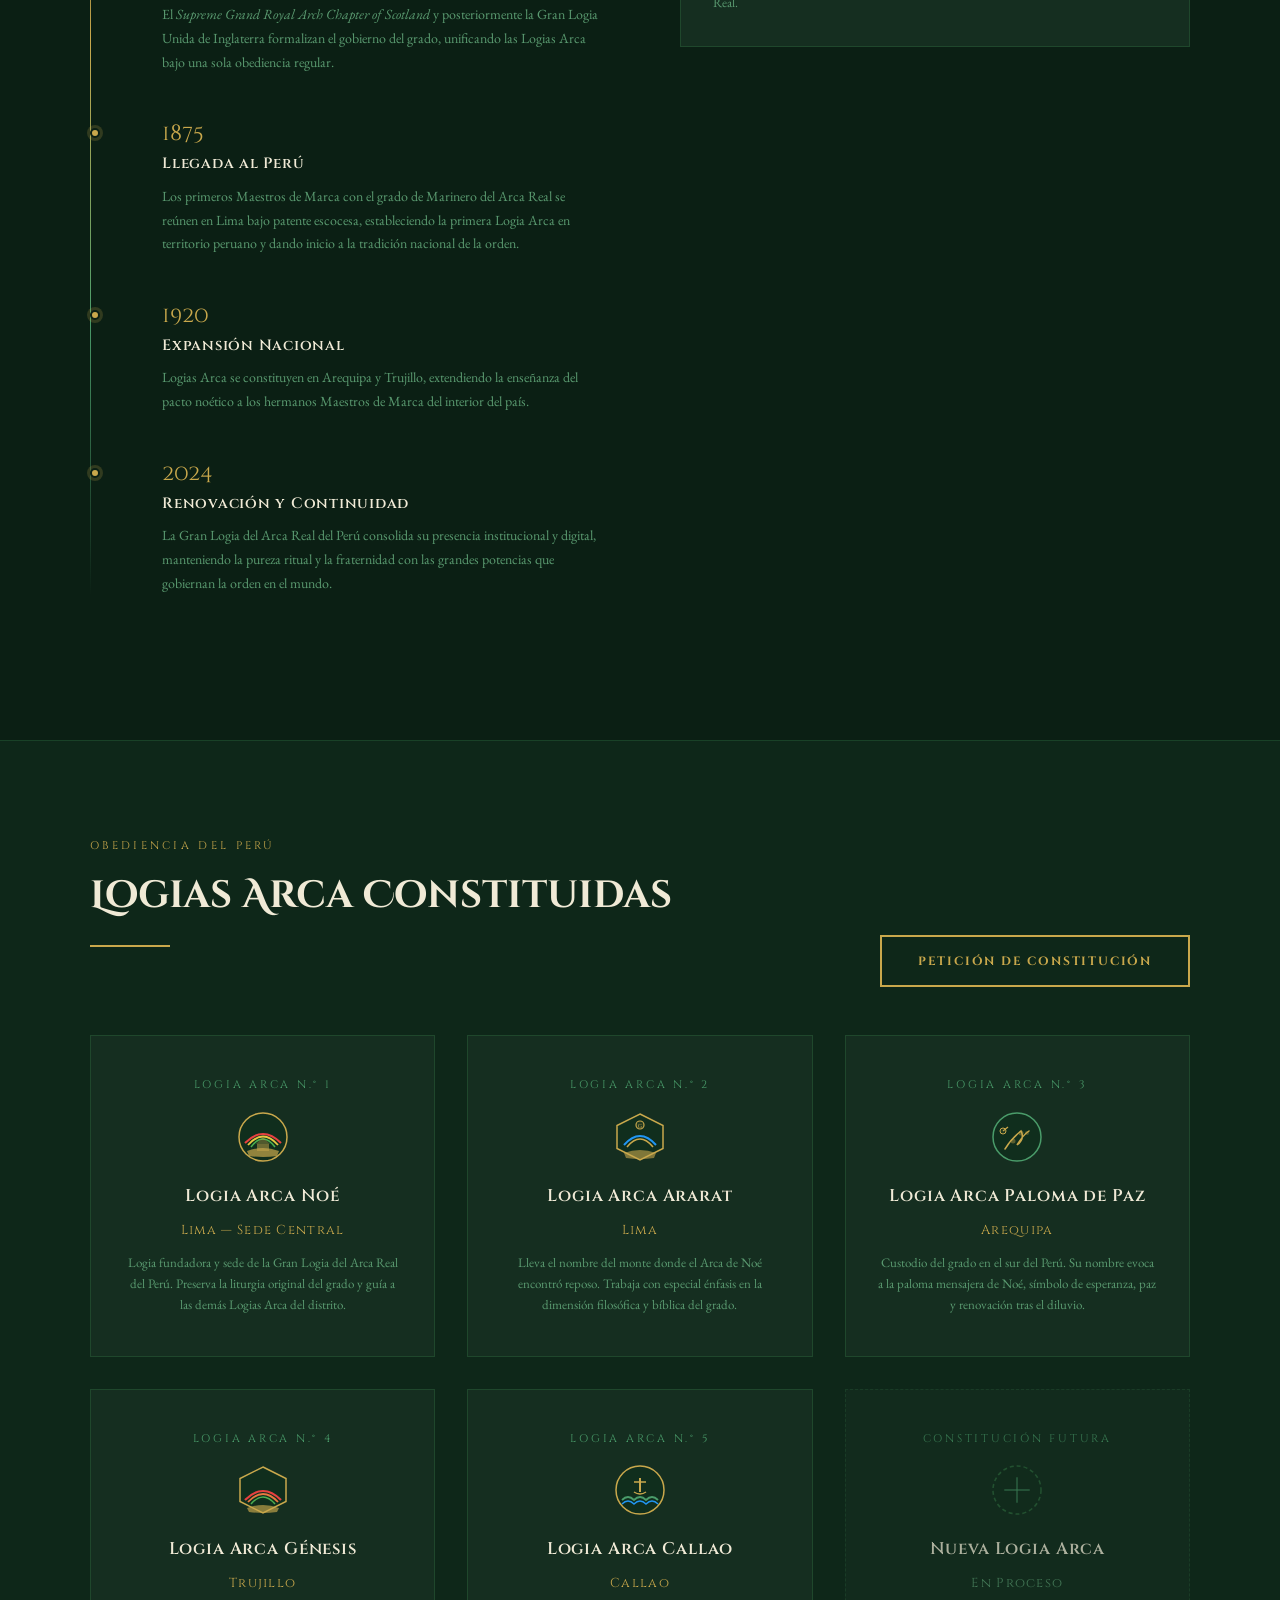
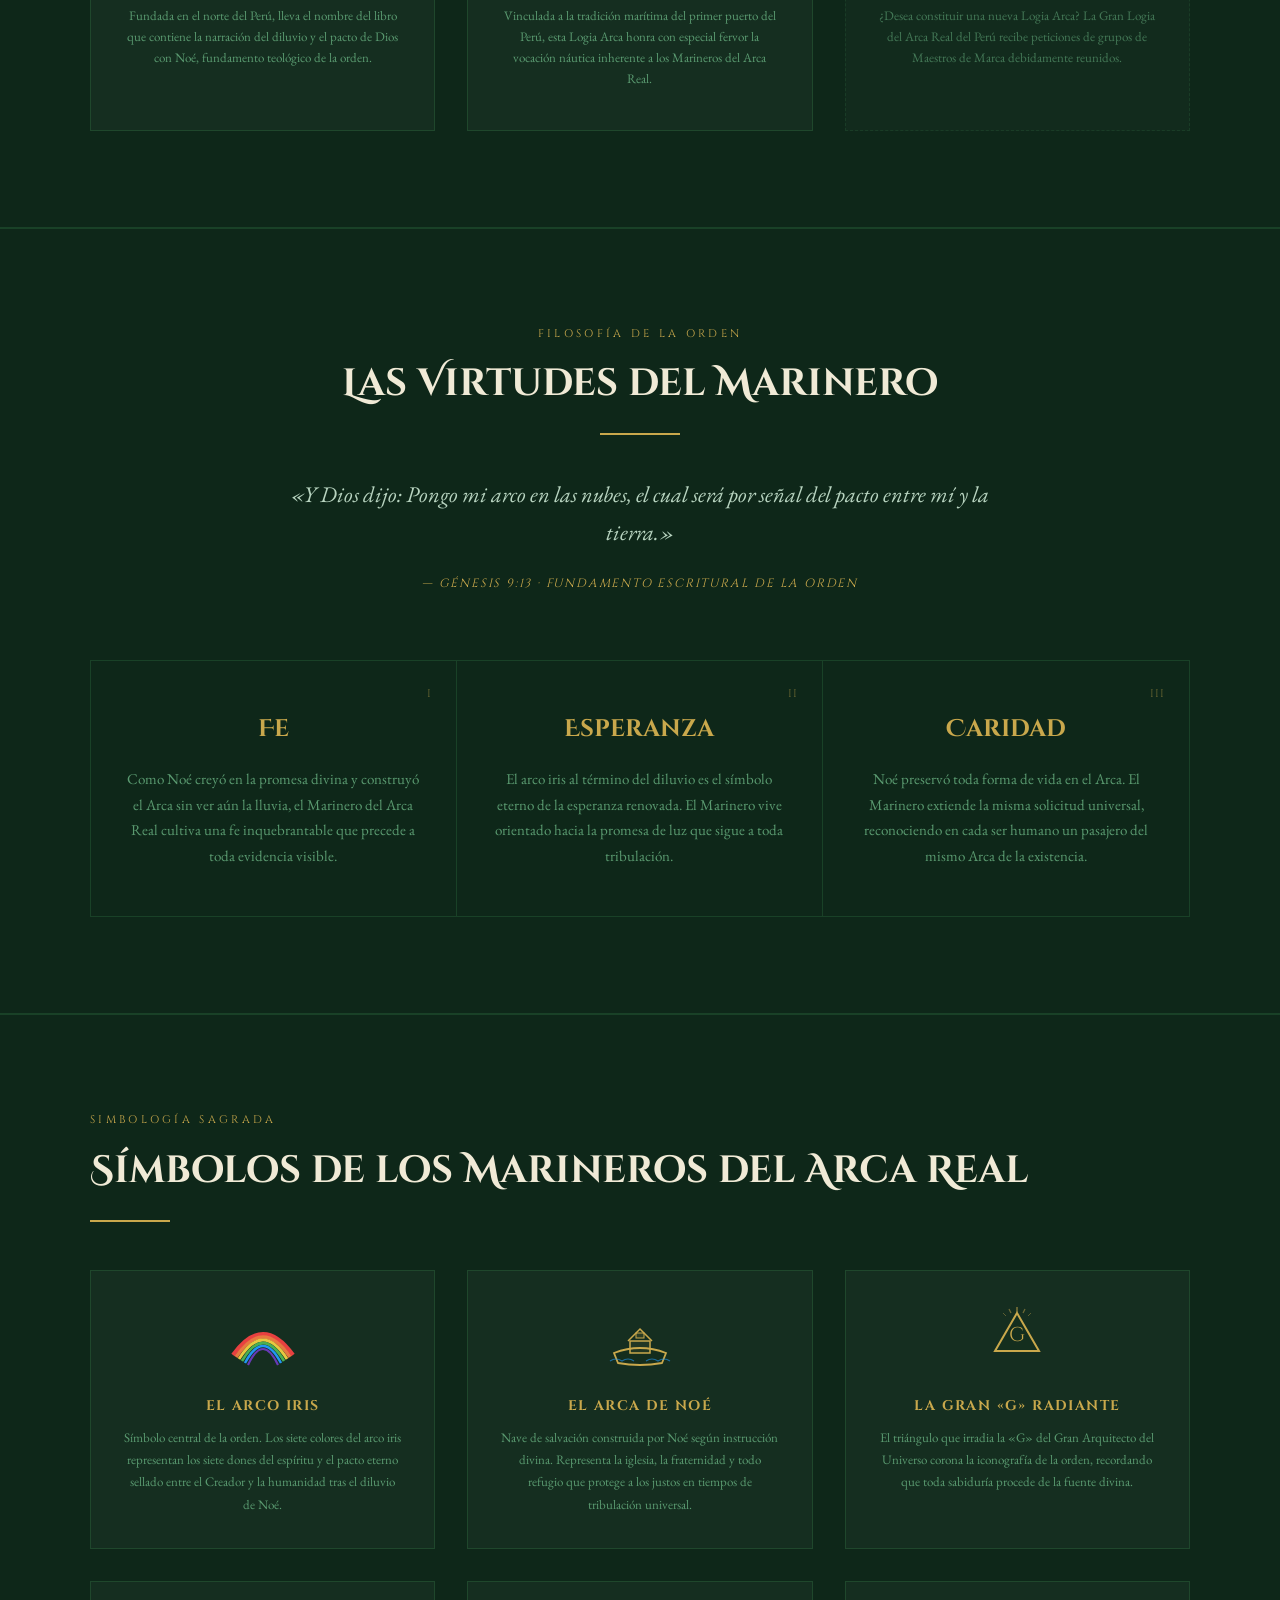
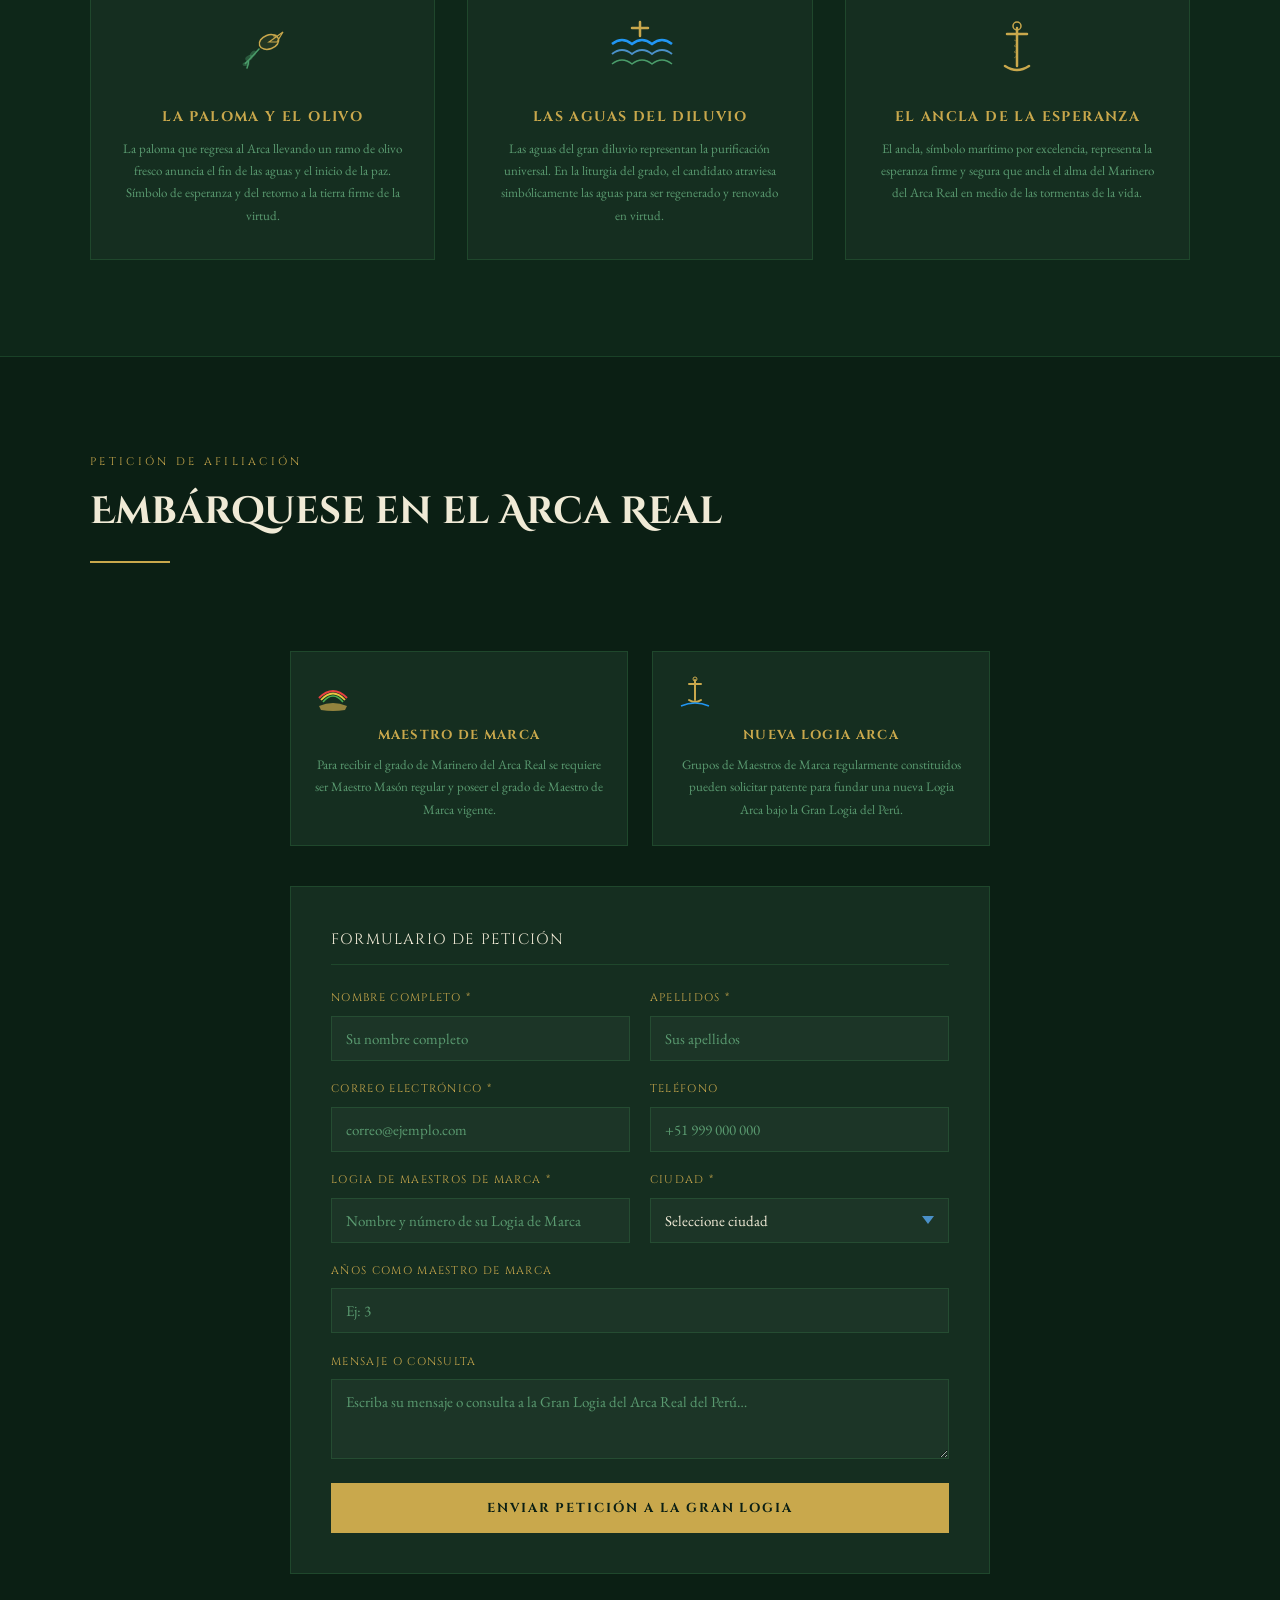
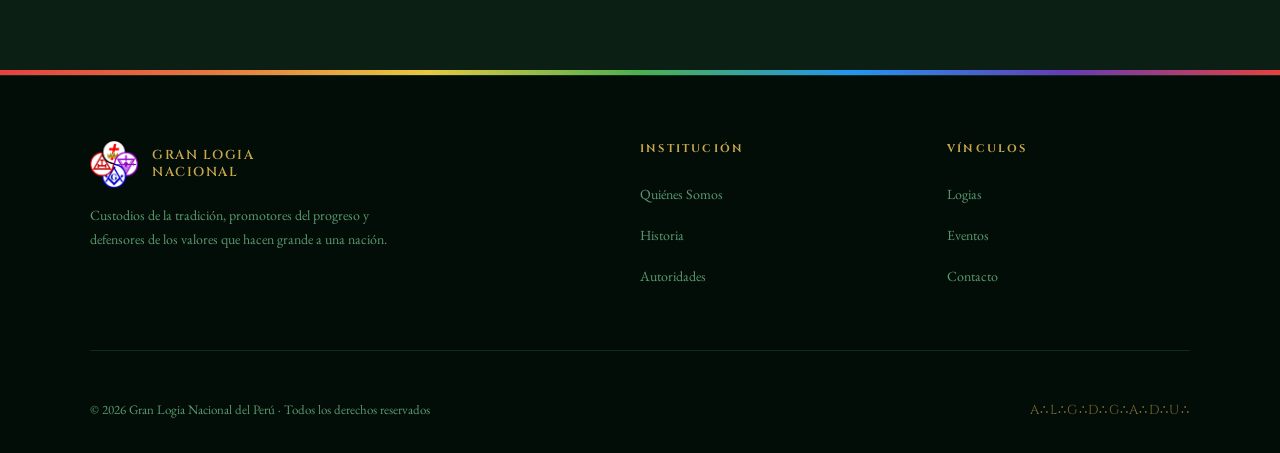
<file: Marinero.html>
<!DOCTYPE html>
<html lang="es">
<head>
  <meta charset="UTF-8" />
  <meta name="viewport" content="width=device-width, initial-scale=1.0" />
  <title>Marineros del Arca Real — Distrito Perú</title>
  <link rel="preconnect" href="https://fonts.googleapis.com" />
  <link rel="preconnect" href="https://fonts.gstatic.com" crossorigin />
  <link href="https://fonts.googleapis.com/css2?family=Cinzel:wght@400;600;700&family=Cinzel+Decorative:wght@400;700&family=EB+Garamond:ital,wght@0,400;0,500;1,400&display=swap" rel="stylesheet" />
  <link rel="stylesheet" href="styles.css" />

  <style>
    /* ─── MARINEROS COLOUR OVERRIDES ─── */
    :root {
      --gold:        #C9A84C;
      --gold-light:  #E8C97A;
      --gold-dark:   #8B6914;
      --green:       #1A4D2E;
      --green-mid:   #1F5C37;
      --green-panel: #163D28;
      --green-card:  #0F2E1C;
      --green-light: #246B3F;
      --rainbow-1:   #E84040;
      --rainbow-2:   #E87840;
      --rainbow-3:   #E8C840;
      --rainbow-4:   #4CAF50;
      --rainbow-5:   #2196F3;
      --rainbow-6:   #673AB7;
      --navy:        #0B1F14;
      --navy-mid:    #0E2719;
      --navy-panel:  #112E1E;
      --navy-card:   #152E20;
      --navy-light:  #1A3D2A;
      --cream:       #F0EAD6;
      --cream-muted: #B8D4C0;
      --text-muted:  #5A9A70;
      --border:      rgba(80,180,100,0.18);
      --border-strong: rgba(80,180,100,0.45);
      --accent:      #4A9C6A;
    }

    /* ─── HERO BADGE ─── */
    .hero-badge-wrap {
      position: relative;
      width: 160px; height: 160px;
      margin: 0 auto 2.5rem;
      display: flex;
      align-items: center;
      justify-content: center;
    }
    .hero-badge-wrap::before,
    .hero-badge-wrap::after {
      content: '';
      position: absolute;
      border-radius: 50%;
      animation: pulse-ring 4s ease-in-out infinite;
    }
    .hero-badge-wrap::before { inset: -10px; border: 1px solid rgba(201,168,76,0.3); animation-delay: 0.7s; }
    .hero-badge-wrap::after  { inset: -22px; border: 1px solid rgba(74,156,106,0.2); animation-delay: 1.4s; }

    .hero-badge-img {
      width: 150px; height: 150px;
      border-radius: 50%;
      border: 2.5px solid var(--gold);
      object-fit: cover;
      object-position: center;
      display: block;
      background: var(--navy-card);
    }
    .hero-badge-placeholder {
      width: 150px; height: 150px;
      border-radius: 50%;
      border: 2.5px solid var(--gold);
      display: flex;
      align-items: center;
      justify-content: center;
      background: var(--green-card);
      overflow: hidden;
    }

    /* ─── RAINBOW STRIPE ─── */
    .rainbow-stripe {
      width: 100%;
      height: 5px;
      background: linear-gradient(90deg,
        var(--rainbow-1) 0%,
        var(--rainbow-2) 16.6%,
        var(--rainbow-3) 33.3%,
        var(--rainbow-4) 50%,
        var(--rainbow-5) 66.6%,
        var(--rainbow-6) 83.3%,
        var(--rainbow-1) 100%
      );
    }

    /* ─── DEGREES ─── */
    .degrees { background: var(--navy); }
    .degrees-grid {
      display: grid;
      grid-template-columns: repeat(3, 1fr);
      gap: 2rem;
      margin-top: 3rem;
    }
    .degree-card {
      background: var(--navy-card);
      border: 1px solid var(--border);
      padding: 2rem 1.5rem;
      text-align: center;
      transition: all 0.3s;
      position: relative;
      overflow: hidden;
    }
    .degree-card::before {
      content: '';
      position: absolute;
      top: 0; left: 0; right: 0;
      height: 3px;
      background: linear-gradient(90deg, var(--rainbow-1), var(--rainbow-3), var(--rainbow-4), var(--rainbow-5), var(--rainbow-6));
      transform: scaleX(0);
      transition: transform 0.3s;
    }
    .degree-card:hover { border-color: var(--gold); transform: translateY(-4px); box-shadow: 0 20px 60px rgba(0,0,0,0.5); }
    .degree-card:hover::before { transform: scaleX(1); }
    .degree-roman { font-family:'Cinzel',serif; font-size:11px; letter-spacing:0.3em; color:var(--gold); text-transform:uppercase; margin-bottom:0.75rem; }
    .degree-svg { margin: 0 auto 1.2rem; display: block; }
    .degree-card h3 { font-family:'Cinzel',serif; font-size:15px; font-weight:600; color:var(--cream); margin-bottom:0.5rem; letter-spacing:0.05em; line-height:1.35; }
    .degree-card p { font-size:13px; color:var(--text-muted); line-height:1.6; }

    /* ─── LODGES / LOGIAS ─── */
    .lodges-grid {
      display: grid;
      grid-template-columns: repeat(3, 1fr);
      gap: 2rem;
      margin-top: 3rem;
    }
    .lodge-card {
      background: var(--navy-card);
      border: 1px solid var(--border);
      padding: 2.5rem 2rem;
      text-align: center;
      cursor: pointer;
      transition: all 0.3s;
      position: relative;
      overflow: hidden;
    }
    .lodge-card::before {
      content: '';
      position: absolute;
      top: 0; left: 0; right: 0;
      height: 2px;
      background: linear-gradient(90deg, var(--rainbow-4), var(--gold));
      transform: scaleX(0);
      transition: transform 0.3s;
    }
    .lodge-card:hover { border-color: var(--gold); transform: translateY(-4px); box-shadow: 0 20px 60px rgba(0,0,0,0.5); }
    .lodge-card:hover::before { transform: scaleX(1); }
    .lodge-num { font-family:'Cinzel',serif; font-size:11px; letter-spacing:0.25em; color:var(--accent); text-transform:uppercase; margin-bottom:1rem; }
    .lodge-card h3 { font-family:'Cinzel',serif; font-size:17px; font-weight:600; color:var(--cream); margin-bottom:0.5rem; letter-spacing:0.05em; }
    .lodge-ciudad { font-size:13px; color:var(--gold); font-family:'Cinzel',serif; letter-spacing:0.1em; margin-bottom:0.75rem; }
    .lodge-card p { font-size:13px; color:var(--text-muted); line-height:1.6; }

    /* ─── TIMELINE ─── */
    .historia { background: var(--navy); }
    .timeline { position:relative; margin-top:3.5rem; padding-left:2.5rem; }
    .timeline::before { content:''; position:absolute; left:0; top:0; bottom:0; width:1px; background:linear-gradient(180deg,transparent,var(--gold),var(--accent),transparent); }
    .timeline-item { position:relative; margin-bottom:3rem; padding-left:2rem; }
    .timeline-item::before { content:''; position:absolute; left:-2.5rem; top:0.35rem; width:10px; height:10px; border-radius:50%; background:var(--gold); border:2px solid var(--navy); box-shadow:0 0 0 3px rgba(201,168,76,0.2); }
    .timeline-year { font-family:'Cinzel Decorative',serif; font-size:1.4rem; color:var(--gold); margin-bottom:0.4rem; line-height:1; }
    .timeline-item h4 { font-family:'Cinzel',serif; font-size:15px; font-weight:600; color:var(--cream); margin-bottom:0.5rem; letter-spacing:0.05em; }
    .timeline-item p { font-size:14px; color:var(--text-muted); line-height:1.7; max-width:680px; }

    /* ─── SYMBOLISM ─── */
    .symbolism { background:var(--navy-mid); border-top:1px solid var(--border); border-bottom:1px solid var(--border); }
    .symbols-grid { display:grid; grid-template-columns:repeat(3,1fr); gap:2rem; margin-top:3rem; }
    .symbol-card { background:var(--navy-card); border:1px solid var(--border); padding:2rem; text-align:center; transition:border-color 0.3s; }
    .symbol-card:hover { border-color:var(--gold); }
    .symbol-card svg { display:block; margin:0 auto 1.2rem; }
    .symbol-card h4 { font-family:'Cinzel',serif; font-size:14px; letter-spacing:0.1em; text-transform:uppercase; color:var(--gold); margin-bottom:0.6rem; }
    .symbol-card p { font-size:13px; color:var(--text-muted); line-height:1.7; }

    /* ─── NAV GREEN OVERRIDES ─── */
    nav { background: rgba(11,31,20,0.97); border-bottom-color: var(--border); }
    .nav-links a:hover { color: var(--gold); }
    .dropdown-menu { background: var(--navy-panel); }
    .dropdown-menu a:hover { background: rgba(74,156,106,0.1); color: var(--gold); }

    /* ─── FOOTER GREEN ─── */
    footer { background: #030D07; }

    /* ─── RAINBOW ARC HERO DECO ─── */
    .hero-rainbow-deco {
      position: absolute;
      bottom: 0; left: 50%;
      transform: translateX(-50%);
      width: 600px; height: 300px;
      pointer-events: none;
      opacity: 0.07;
    }

    /* ─── RESPONSIVE ─── */
    @media (max-width:768px) {
      .degrees-grid { grid-template-columns:1fr 1fr; }
      .lodges-grid { grid-template-columns:1fr; }
      .symbols-grid { grid-template-columns:1fr; }
    }
    @media (max-width:480px) {
      .degrees-grid { grid-template-columns:1fr; }
    }
  </style>
</head>
<body>

<!-- RAINBOW TOP STRIPE -->
<div class="rainbow-stripe"></div>

<!-- NAV -->
<nav>
  <a class="nav-logo" href="index.html">
    <div class="nav-emblem" style="border: none;">
      <img src="Imagenes/Rito de York.png" alt="Logo Rito de York Perú" 
           style="width:100%; height:100%; object-fit:contain;" />
    </div>
    <div class="nav-title">Rito de York <br><span>Perú</span></div>
  </a>

  <ul class="nav-links">
    <li><a href="index.html">Inicio</a></li>
    <li><a href="nosotros.html">Nosotros</a></li>
    <li><a href="RealArco.html">Real Arco</a></li>
    <li><a href="Marinero.html">Marineros del Arca Real</a></li>
    <li><a href="Masones.html">Consejo de Masones Críticos</a></li>
    <li><a href="Preceptoria.html">Preceptoria</a></li>
    <li><a href="contacto.html">Contacto</a></li>
  </ul>
</nav>

<!-- ══════════════════════════════════════════
     HERO
══════════════════════════════════════════ -->
<section class="hero" id="inicio">
  <div class="hero-bg"></div>
  <div class="hero-pattern"></div>
  <div class="hero-stars" id="stars"></div>

  <!-- Rainbow arc decoration -->
  <svg class="hero-rainbow-deco" viewBox="0 0 600 300" fill="none" xmlns="http://www.w3.org/2000/svg">
    <path d="M20 280 Q300 20 580 280" stroke="#E84040" stroke-width="14" fill="none"/>
    <path d="M35 280 Q300 40 565 280" stroke="#E87840" stroke-width="12" fill="none"/>
    <path d="M50 280 Q300 58 550 280" stroke="#E8C840" stroke-width="11" fill="none"/>
    <path d="M65 280 Q300 76 535 280" stroke="#4CAF50" stroke-width="10" fill="none"/>
    <path d="M80 280 Q300 94 520 280" stroke="#2196F3" stroke-width="9" fill="none"/>
    <path d="M95 280 Q300 110 505 280" stroke="#673AB7" stroke-width="8" fill="none"/>
  </svg>

  <!-- ★ COLOCA AQUÍ TU IMAGEN — reemplaza src="" con la ruta de tu escudo ★ -->
  <div class="hero-badge-wrap reveal">
    <img
      src="Imagenes/LogoMarinero.png"
      alt="Escudo Marineros del Arca Real Distrito Perú"
      class="hero-badge-img"
      id="escudo-img"
      onerror="this.style.display='none';document.getElementById('escudo-placeholder').style.display='flex';"
    />
    <!-- Placeholder SVG mostrado si no hay imagen -->
    <div class="hero-badge-placeholder" id="escudo-placeholder" style="display:none;">
      <svg width="100" height="100" viewBox="0 0 100 100" fill="none" xmlns="http://www.w3.org/2000/svg">
        <!-- Rainbow arcs -->
        <path d="M15 70 Q50 25 85 70" stroke="#E84040" stroke-width="3.5" fill="none"/>
        <path d="M20 70 Q50 32 80 70" stroke="#E8C840" stroke-width="3" fill="none"/>
        <path d="M25 70 Q50 39 75 70" stroke="#4CAF50" stroke-width="2.5" fill="none"/>
        <path d="M30 70 Q50 46 70 70" stroke="#2196F3" stroke-width="2" fill="none"/>
        <!-- Ark -->
        <path d="M20 76 Q50 68 80 76 L77 84 Q50 88 23 84 Z" fill="#C9A84C"/>
        <rect x="36" y="66" width="28" height="10" fill="#C9A84C" opacity="0.7"/>
        <path d="M34 66 L50 55 L66 66 Z" fill="#C9A84C" opacity="0.5"/>
        <!-- G in triangle -->
        <polygon points="50,22 58,36 42,36" stroke="#C9A84C" stroke-width="1.5" fill="rgba(201,168,76,0.1)"/>
        <text x="50" y="34" text-anchor="middle" font-family="serif" font-size="9" fill="#C9A84C">G</text>
        <!-- Dove -->
        <circle cx="66" cy="48" r="3" fill="#F0EAD6" opacity="0.8"/>
        <path d="M66 48 L73 44" stroke="#F0EAD6" stroke-width="1.2"/>
      </svg>
    </div>
  </div>

  <span class="hero-subtitle reveal">Gran Logia del Arca Real del Perú · Fundada 1875</span>

  <h1 class="reveal">Marineros del <span>Arca Real</span></h1>

  <p class="hero-tagline reveal">
    «Foedus Meum Ponamque Tecum — Estableceré Mi Pacto Contigo»
  </p>

  <div class="hero-divider"></div>

  <div class="hero-cta reveal">
    <a href="#logias" class="btn-primary">Nuestras Logias Arca</a>
    <a href="#contacto" class="btn-outline">Petición de Afiliación</a>
  </div>
</section>

<!-- ══════════════════════════════════════════
     STATS BAR
══════════════════════════════════════════ -->
<div class="stats-bar">
  <div class="stats-inner">
    <div class="stat-item reveal">
      <div class="stat-num">1875</div>
      <div class="stat-label">Año de Fundación</div>
    </div>
    <div class="stat-item reveal">
      <div class="stat-num">1°</div>
      <div class="stat-label">Grado Único del Arca</div>
    </div>
    <div class="stat-item reveal">
      <div class="stat-num">10+</div>
      <div class="stat-label">Logias Arca Activas</div>
    </div>
    <div class="stat-item reveal">
      <div class="stat-num">149</div>
      <div class="stat-label">Años de Tradición</div>
    </div>
  </div>
</div>

<!-- ══════════════════════════════════════════
     ABOUT
══════════════════════════════════════════ -->
<section class="about" id="sobre">
  <div class="section-inner">
    <div class="about-grid">
      <div class="about-text reveal">
        <span class="section-label">¿Qué son los Marineros del Arca Real?</span>
        <h2 class="section-title">La Antigua y Honorable<br>Fraternidad del Arca</h2>
        <div class="gold-line"></div>
        <p>
          Los <strong style="color:var(--cream)">Marineros del Arca Real</strong> — en inglés <em>Royal Ark Mariner</em> — conforman una de las órdenes masónicas más antiguas y veneradas dentro del sistema escocés. Su grado único se confiere en Logias Arca que trabajan bajo la Logia de Maestros Marcas a la que están anejas.
        </p>
        <p>
          La orden toma como fundamento alegórico la historia del <strong style="color:var(--cream)">Diluvio Universal y el Arca de Noé</strong>, narrando el pacto eterno entre el Creador y la humanidad, sellado por el arco iris. El lema oficial — <em>Foedus Meum Ponamque Tecum</em> — proviene del Génesis y significa «Estableceré Mi Pacto Contigo».
        </p>
        <p>
          En el Perú, la <strong style="color:var(--cream)">Gran Logia del Arca Real</strong> regula las Logias Arca bajo la obediencia del <em>Grand Lodge of Royal Ark Mariners</em> de Gran Bretaña, preservando el ritual y la tradición desde el siglo XIX.
        </p>
      </div>
      <div class="about-pillars reveal">
        <div class="pillar">
          <!-- Rainbow SVG -->
          <svg class="pillar-icon" width="44" height="44" viewBox="0 0 44 44" fill="none" xmlns="http://www.w3.org/2000/svg">
            <path d="M5 34 Q22 8 39 34" stroke="#E84040" stroke-width="2.2" fill="none"/>
            <path d="M8 34 Q22 13 36 34" stroke="#E8C840" stroke-width="2" fill="none"/>
            <path d="M11 34 Q22 18 33 34" stroke="#4CAF50" stroke-width="1.8" fill="none"/>
            <path d="M14 34 Q22 23 30 34" stroke="#2196F3" stroke-width="1.5" fill="none"/>
          </svg>
          <h4>El Arco Iris</h4>
          <p>Símbolo del pacto divino con Noé, el arco iris corona toda la iconografía de los Marineros del Arca Real.</p>
        </div>
        <div class="pillar">
          <!-- Ark SVG -->
          <svg class="pillar-icon" width="44" height="44" viewBox="0 0 44 44" fill="none" xmlns="http://www.w3.org/2000/svg">
            <path d="M6 30 Q22 24 38 30 L36 38 Q22 40 8 38 Z" stroke="#C9A84C" stroke-width="1.5" fill="rgba(201,168,76,0.1)"/>
            <rect x="16" y="22" width="12" height="8" stroke="#C9A84C" stroke-width="1.2" fill="rgba(201,168,76,0.06)"/>
            <path d="M15 22 L22 15 L29 22" stroke="#C9A84C" stroke-width="1.5" fill="none"/>
          </svg>
          <h4>El Arca de Noé</h4>
          <p>La nave de la salvación es el símbolo central de la orden, representando la preservación de la humanidad y la virtud.</p>
        </div>
        <div class="pillar">
          <!-- Dove with olive branch -->
          <svg class="pillar-icon" width="44" height="44" viewBox="0 0 44 44" fill="none" xmlns="http://www.w3.org/2000/svg">
            <circle cx="28" cy="16" r="5" stroke="#C9A84C" stroke-width="1.2" fill="rgba(201,168,76,0.1)"/>
            <path d="M28 16 L38 10 L34 18 Z" stroke="#C9A84C" stroke-width="1.2" fill="rgba(201,168,76,0.08)"/>
            <path d="M23 20 Q18 26 14 30 Q18 28 22 32" stroke="#C9A84C" stroke-width="1.5" fill="none" stroke-linecap="round"/>
            <circle cx="14" cy="32" r="2" fill="#C9A84C" opacity="0.4"/>
          </svg>
          <h4>La Paloma</h4>
          <p>Mensajera de la paz y portadora del ramo de olivo, anuncia el fin del diluvio y el inicio de una nueva era de esperanza.</p>
        </div>
        <div class="pillar">
          <!-- Triangle G -->
          <svg class="pillar-icon" width="44" height="44" viewBox="0 0 44 44" fill="none" xmlns="http://www.w3.org/2000/svg">
            <polygon points="22,5 40,35 4,35" stroke="#C9A84C" stroke-width="1.5" fill="rgba(201,168,76,0.06)"/>
            <!-- Sun rays behind -->
            <line x1="22" y1="2" x2="22" y2="6" stroke="#C9A84C" stroke-width="1" opacity="0.5"/>
            <line x1="30" y1="5" x2="28" y2="8" stroke="#C9A84C" stroke-width="1" opacity="0.5"/>
            <line x1="14" y1="5" x2="16" y2="8" stroke="#C9A84C" stroke-width="1" opacity="0.5"/>
            <text x="22" y="28" text-anchor="middle" font-family="Cinzel, serif" font-size="14" fill="#C9A84C">G</text>
          </svg>
          <h4>La Gran «G»</h4>
          <p>Dentro del triángulo radiante, la letra G recuerda al Gran Arquitecto del Universo, origen y fin de toda la sabiduría masónica.</p>
        </div>
      </div>
    </div>
  </div>
</section>

<!-- ══════════════════════════════════════════
     EL GRADO
══════════════════════════════════════════ -->
<section class="degrees" id="grado">
  <div class="section-inner">
    <span class="section-label">Estructura Capitular</span>
    <h2 class="section-title reveal">El Grado del Arca Real Marinero</h2>
    <div class="gold-line"></div>
    <p class="reveal" style="color:var(--text-muted);max-width:700px;margin-bottom:0;">
      A diferencia de otros sistemas con múltiples grados, los Marineros del Arca Real confieren un único grado de profunda riqueza simbólica y alegórica. El candidato debe ser Maestro Masón en regla y haber recibido el grado de Maestro de Marca.
    </p>

    <div class="degrees-grid">

      <!-- Requisito previo -->
      <div class="degree-card reveal">
        <div class="degree-roman">Prerrequisito</div>
        <svg class="degree-svg" width="60" height="60" viewBox="0 0 60 60" fill="none" xmlns="http://www.w3.org/2000/svg">
          <circle cx="30" cy="30" r="28" stroke="#C9A84C" stroke-width="1.2" fill="rgba(15,46,28,0.6)"/>
          <!-- Square & Compass -->
          <path d="M18 42 L30 18 L42 42" stroke="#C9A84C" stroke-width="2" fill="none" stroke-linecap="round"/>
          <path d="M20 36 L40 36" stroke="#C9A84C" stroke-width="2" stroke-linecap="round"/>
          <circle cx="30" cy="30" r="5" stroke="#4A9C6A" stroke-width="1.2" fill="none"/>
          <text x="30" y="33" text-anchor="middle" font-family="serif" font-size="7" fill="#C9A84C">M∴M∴</text>
        </svg>
        <h3>Maestro Masón y<br>Maestro de Marca</h3>
        <p>Todo candidato al grado de Marinero del Arca Real debe ser Maestro Masón regular y poseer el grado de Maestro de Marca, ambos bajo obediencia reconocida.</p>
      </div>

      <!-- El Grado único -->
      <div class="degree-card reveal" style="border-color:rgba(201,168,76,0.4);">
        <div class="degree-roman" style="color:var(--gold);">Grado Único</div>
        <svg class="degree-svg" width="60" height="60" viewBox="0 0 60 60" fill="none" xmlns="http://www.w3.org/2000/svg">
          <circle cx="30" cy="30" r="28" stroke="#C9A84C" stroke-width="1.8" fill="rgba(15,46,28,0.6)"/>
          <!-- Rainbow arcs -->
          <path d="M8 38 Q30 12 52 38" stroke="#E84040" stroke-width="2.2" fill="none"/>
          <path d="M11 40 Q30 16 49 40" stroke="#E8C840" stroke-width="2" fill="none"/>
          <path d="M14 42 Q30 20 46 42" stroke="#4CAF50" stroke-width="1.8" fill="none"/>
          <path d="M17 44 Q30 24 43 44" stroke="#2196F3" stroke-width="1.5" fill="none"/>
          <!-- Ark -->
          <path d="M14 48 Q30 42 46 48 L44 53 Q30 55 16 53 Z" fill="#C9A84C" opacity="0.8"/>
          <rect x="24" y="41" width="12" height="7" fill="#C9A84C" opacity="0.6"/>
          <path d="M23 41 L30 34 L37 41" fill="#C9A84C" opacity="0.4"/>
          <!-- Dove -->
          <circle cx="42" cy="30" r="2.5" fill="#F0EAD6" opacity="0.9"/>
          <path d="M42 30 L47 27" stroke="#F0EAD6" stroke-width="1.2"/>
        </svg>
        <h3>Marinero del Arca Real</h3>
        <p>El grado supremo y único de la orden. A través de la alegoría del diluvio y del Arca de Noé, el candidato recibe las enseñanzas del pacto eterno y la promesa de salvación.</p>
      </div>

      <!-- Oficiales -->
      <div class="degree-card reveal">
        <div class="degree-roman">Gobierno</div>
        <svg class="degree-svg" width="60" height="60" viewBox="0 0 60 60" fill="none" xmlns="http://www.w3.org/2000/svg">
          <circle cx="30" cy="30" r="28" stroke="#C9A84C" stroke-width="1.2" fill="rgba(15,46,28,0.6)"/>
          <!-- Crown / Helm -->
          <path d="M16 36 L16 28 L22 34 L30 20 L38 34 L44 28 L44 36 Z" stroke="#C9A84C" stroke-width="1.5" fill="rgba(201,168,76,0.1)"/>
          <line x1="16" y1="36" x2="44" y2="36" stroke="#C9A84C" stroke-width="2"/>
          <rect x="22" y="36" width="16" height="6" rx="1" stroke="#C9A84C" stroke-width="1.2" fill="rgba(201,168,76,0.08)"/>
          <circle cx="30" cy="20" r="2.5" fill="#C9A84C" opacity="0.6"/>
        </svg>
        <h3>Oficiales de la Logia Arca</h3>
        <p>El Comandante del Arca preside la Logia, asistido por el Primer y Segundo Oficial, el Piloto, el Capellán y demás cargos que gobiernan los trabajos del grado.</p>
      </div>
    </div>
  </div>
</section>

<!-- ══════════════════════════════════════════
     HISTORIA
══════════════════════════════════════════ -->
<section class="historia" id="historia">
  <div class="section-inner">
    <div class="about-grid" style="display:grid;grid-template-columns:1fr 1fr;gap:5rem;align-items:start;">
      <div>
        <span class="section-label">Historia</span>
        <h2 class="section-title reveal">Los Marineros del Arca en el Perú</h2>
        <div class="gold-line"></div>
        <div class="timeline reveal">

          <div class="timeline-item">
            <div class="timeline-year">s. XVII</div>
            <h4>Orígenes Británicos</h4>
            <p>El grado de Marinero del Arca Real tiene raíces en las logias de la costa oeste de Inglaterra. Las primeras referencias documentadas lo sitúan en Bristol hacia 1790, vinculadas al comercio marítimo y a las cofradías de constructores navales.</p>
          </div>

          <div class="timeline-item">
            <div class="timeline-year">1871</div>
            <h4>Grand Lodge of Royal Ark Mariners</h4>
            <p>El <em>Supreme Grand Royal Arch Chapter of Scotland</em> y posteriormente la Gran Logia Unida de Inglaterra formalizan el gobierno del grado, unificando las Logias Arca bajo una sola obediencia regular.</p>
          </div>

          <div class="timeline-item">
            <div class="timeline-year">1875</div>
            <h4>Llegada al Perú</h4>
            <p>Los primeros Maestros de Marca con el grado de Marinero del Arca Real se reúnen en Lima bajo patente escocesa, estableciendo la primera Logia Arca en territorio peruano y dando inicio a la tradición nacional de la orden.</p>
          </div>

          <div class="timeline-item">
            <div class="timeline-year">1920</div>
            <h4>Expansión Nacional</h4>
            <p>Logias Arca se constituyen en Arequipa y Trujillo, extendiendo la enseñanza del pacto noético a los hermanos Maestros de Marca del interior del país.</p>
          </div>

          <div class="timeline-item">
            <div class="timeline-year">2024</div>
            <h4>Renovación y Continuidad</h4>
            <p>La Gran Logia del Arca Real del Perú consolida su presencia institucional y digital, manteniendo la pureza ritual y la fraternidad con las grandes potencias que gobiernan la orden en el mundo.</p>
          </div>

        </div>
      </div>

      <div class="reveal" style="padding-top:4rem;">
        <div class="pillar" style="margin-bottom:1.5rem;text-align:left;padding:2rem;">
          <svg width="32" height="32" viewBox="0 0 32 32" fill="none" style="margin-bottom:0.75rem;display:block;" xmlns="http://www.w3.org/2000/svg">
            <path d="M3 20 Q16 6 29 20" stroke="#E84040" stroke-width="2" fill="none"/>
            <path d="M5 22 Q16 9 27 22" stroke="#E8C840" stroke-width="1.8" fill="none"/>
            <path d="M7 24 Q16 12 25 24" stroke="#4CAF50" stroke-width="1.5" fill="none"/>
            <path d="M5 26 Q16 26 27 26 L25 29 Q16 31 7 29 Z" fill="#C9A84C" opacity="0.7"/>
          </svg>
          <h4 style="font-family:'Cinzel',serif;font-size:14px;letter-spacing:0.1em;color:var(--cream);margin-bottom:0.5rem;">GRAND LODGE OF ROYAL ARK MARINERS</h4>
          <p style="font-size:13px;color:var(--text-muted);">Con sede en Gran Bretaña, es la máxima autoridad mundial de la orden. La Gran Logia del Perú trabaja en estrecha comunión fraternal con ella, preservando la uniformidad del ritual.</p>
        </div>

        <div class="pillar" style="text-align:left;padding:2rem;">
          <svg width="32" height="32" viewBox="0 0 32 32" fill="none" style="margin-bottom:0.75rem;display:block;" xmlns="http://www.w3.org/2000/svg">
            <polygon points="16,3 28,11 28,21 16,29 4,21 4,11" stroke="#C9A84C" stroke-width="1.5" fill="none"/>
            <text x="16" y="20" text-anchor="middle" font-family="serif" font-size="11" fill="#C9A84C">G</text>
          </svg>
          <h4 style="font-family:'Cinzel',serif;font-size:14px;letter-spacing:0.1em;color:var(--cream);margin-bottom:0.5rem;">FOEDUS MEUM PONAMQUE TECUM</h4>
          <p style="font-size:13px;color:var(--text-muted);">«Estableceré Mi Pacto Contigo» — lema de la orden tomado del libro del Génesis (6:18), que sintetiza la promesa de protección y redención en el corazón de los Marineros del Arca Real.</p>
        </div>
      </div>
    </div>
  </div>
</section>

<!-- ══════════════════════════════════════════
     LOGIAS ARCA DEL PERÚ
══════════════════════════════════════════ -->
<section class="about" id="logias" style="background:var(--navy-mid);">
  <div class="section-inner">
    <div style="display:flex;justify-content:space-between;align-items:flex-end;flex-wrap:wrap;gap:1.5rem;margin-bottom:1rem;">
      <div>
        <span class="section-label">Obediencia del Perú</span>
        <h2 class="section-title reveal">Logias Arca Constituidas</h2>
        <div class="gold-line"></div>
      </div>
      <a href="#contacto" class="btn-outline reveal">Petición de Constitución</a>
    </div>

    <div class="lodges-grid">

      <div class="lodge-card reveal">
        <div class="lodge-num">Logia Arca N.° 1</div>
        <svg width="52" height="52" viewBox="0 0 52 52" fill="none" style="margin:0 auto 1.2rem;display:block;" xmlns="http://www.w3.org/2000/svg">
          <circle cx="26" cy="26" r="24" stroke="#C9A84C" stroke-width="1.5" fill="rgba(15,46,28,0.7)"/>
          <path d="M8 32 Q26 14 44 32" stroke="#E84040" stroke-width="2" fill="none"/>
          <path d="M11 34 Q26 17 41 34" stroke="#E8C840" stroke-width="1.8" fill="none"/>
          <path d="M14 36 Q26 20 38 36" stroke="#4CAF50" stroke-width="1.5" fill="none"/>
          <path d="M10 40 Q26 34 42 40 L40 45 Q26 47 12 45 Z" fill="#C9A84C" opacity="0.7"/>
          <rect x="20" y="33" width="12" height="7" fill="#C9A84C" opacity="0.5"/>
          <path d="M19 33 L26 26 L33 33" fill="#C9A84C" opacity="0.35"/>
        </svg>
        <h3>Logia Arca Noé</h3>
        <div class="lodge-ciudad">Lima — Sede Central</div>
        <p>Logia fundadora y sede de la Gran Logia del Arca Real del Perú. Preserva la liturgia original del grado y guía a las demás Logias Arca del distrito.</p>
      </div>

      <div class="lodge-card reveal">
        <div class="lodge-num">Logia Arca N.° 2</div>
        <svg width="52" height="52" viewBox="0 0 52 52" fill="none" style="margin:0 auto 1.2rem;display:block;" xmlns="http://www.w3.org/2000/svg">
          <polygon points="26,3 49,14.5 49,37.5 26,49 3,37.5 3,14.5" stroke="#C9A84C" stroke-width="1.5" fill="rgba(15,46,28,0.7)"/>
          <path d="M10 34 Q26 16 42 34" stroke="#2196F3" stroke-width="2" fill="none"/>
          <path d="M13 36 Q26 20 39 36" stroke="#C9A84C" stroke-width="1.5" fill="none"/>
          <circle cx="26" cy="14" r="4" stroke="#C9A84C" stroke-width="1.2" fill="rgba(201,168,76,0.1)"/>
          <text x="26" y="17" text-anchor="middle" font-family="serif" font-size="6" fill="#C9A84C">G</text>
          <path d="M10 42 Q26 36 42 42 L40 47 Q26 49 12 47 Z" fill="#C9A84C" opacity="0.6"/>
        </svg>
        <h3>Logia Arca Ararat</h3>
        <div class="lodge-ciudad">Lima</div>
        <p>Lleva el nombre del monte donde el Arca de Noé encontró reposo. Trabaja con especial énfasis en la dimensión filosófica y bíblica del grado.</p>
      </div>

      <div class="lodge-card reveal">
        <div class="lodge-num">Logia Arca N.° 3</div>
        <svg width="52" height="52" viewBox="0 0 52 52" fill="none" style="margin:0 auto 1.2rem;display:block;" xmlns="http://www.w3.org/2000/svg">
          <circle cx="26" cy="26" r="24" stroke="#4A9C6A" stroke-width="1.5" fill="rgba(15,46,28,0.7)"/>
          <!-- Olive branch simplified -->
          <path d="M14 38 Q20 28 30 20 Q34 28 26 34 Q32 24 38 20" stroke="#C9A84C" stroke-width="1.5" fill="none" stroke-linecap="round"/>
          <circle cx="22" cy="30" r="2.5" fill="#C9A84C" opacity="0.4"/>
          <circle cx="30" cy="22" r="2.5" fill="#C9A84C" opacity="0.4"/>
          <circle cx="36" cy="22" r="2" fill="#C9A84C" opacity="0.3"/>
          <!-- Dove -->
          <circle cx="12" cy="20" r="3" stroke="#C9A84C" stroke-width="1" fill="rgba(201,168,76,0.1)"/>
          <path d="M12 20 L17 16" stroke="#C9A84C" stroke-width="1.2"/>
        </svg>
        <h3>Logia Arca Paloma de Paz</h3>
        <div class="lodge-ciudad">Arequipa</div>
        <p>Custodio del grado en el sur del Perú. Su nombre evoca a la paloma mensajera de Noé, símbolo de esperanza, paz y renovación tras el diluvio.</p>
      </div>

      <div class="lodge-card reveal">
        <div class="lodge-num">Logia Arca N.° 4</div>
        <svg width="52" height="52" viewBox="0 0 52 52" fill="none" style="margin:0 auto 1.2rem;display:block;" xmlns="http://www.w3.org/2000/svg">
          <polygon points="26,3 49,14.5 49,37.5 26,49 3,37.5 3,14.5" stroke="#C9A84C" stroke-width="1.5" fill="rgba(15,46,28,0.7)"/>
          <path d="M8 36 Q26 18 44 36" stroke="#E84040" stroke-width="2.2" fill="none"/>
          <path d="M11 38 Q26 22 41 38" stroke="#E87840" stroke-width="1.8" fill="none"/>
          <path d="M14 40 Q26 26 38 40" stroke="#4CAF50" stroke-width="1.5" fill="none"/>
          <path d="M10 44 Q26 38 42 44 L40 48 Q26 50 12 48 Z" fill="#C9A84C" opacity="0.65"/>
        </svg>
        <h3>Logia Arca Génesis</h3>
        <div class="lodge-ciudad">Trujillo</div>
        <p>Fundada en el norte del Perú, lleva el nombre del libro que contiene la narración del diluvio y el pacto de Dios con Noé, fundamento teológico de la orden.</p>
      </div>

      <div class="lodge-card reveal">
        <div class="lodge-num">Logia Arca N.° 5</div>
        <svg width="52" height="52" viewBox="0 0 52 52" fill="none" style="margin:0 auto 1.2rem;display:block;" xmlns="http://www.w3.org/2000/svg">
          <circle cx="26" cy="26" r="24" stroke="#C9A84C" stroke-width="1.5" fill="rgba(15,46,28,0.7)"/>
          <!-- Waves -->
          <path d="M8 36 Q14 30 20 36 Q26 30 32 36 Q38 30 44 36" stroke="#4A9C6A" stroke-width="1.8" fill="none"/>
          <path d="M8 40 Q14 34 20 40 Q26 34 32 40 Q38 34 44 40" stroke="#2196F3" stroke-width="1.5" fill="none"/>
          <!-- Anchor simplified -->
          <line x1="26" y1="14" x2="26" y2="28" stroke="#C9A84C" stroke-width="2"/>
          <line x1="20" y1="18" x2="32" y2="18" stroke="#C9A84C" stroke-width="1.5"/>
          <path d="M20 28 Q26 32 32 28" stroke="#C9A84C" stroke-width="1.5" fill="none"/>
        </svg>
        <h3>Logia Arca Callao</h3>
        <div class="lodge-ciudad">Callao</div>
        <p>Vinculada a la tradición marítima del primer puerto del Perú, esta Logia Arca honra con especial fervor la vocación náutica inherente a los Marineros del Arca Real.</p>
      </div>

      <div class="lodge-card reveal" style="border-style:dashed;opacity:0.7;">
        <div class="lodge-num">Constitución Futura</div>
        <svg width="52" height="52" viewBox="0 0 52 52" fill="none" style="margin:0 auto 1.2rem;display:block;" xmlns="http://www.w3.org/2000/svg">
          <circle cx="26" cy="26" r="24" stroke="rgba(80,180,100,0.4)" stroke-width="1.5" stroke-dasharray="4 3" fill="rgba(15,46,28,0.3)"/>
          <line x1="26" y1="14" x2="26" y2="38" stroke="rgba(74,156,106,0.5)" stroke-width="2" stroke-linecap="round"/>
          <line x1="14" y1="26" x2="38" y2="26" stroke="rgba(74,156,106,0.5)" stroke-width="2" stroke-linecap="round"/>
        </svg>
        <h3>Nueva Logia Arca</h3>
        <div class="lodge-ciudad" style="color:var(--text-muted);">En Proceso</div>
        <p>¿Desea constituir una nueva Logia Arca? La Gran Logia del Arca Real del Perú recibe peticiones de grupos de Maestros de Marca debidamente reunidos.</p>
      </div>
    </div>
  </div>
</section>

<!-- ══════════════════════════════════════════
     PRINCIPLES
══════════════════════════════════════════ -->
<section class="principles">
  <div class="section-inner">
    <span class="section-label">Filosofía de la Orden</span>
    <h2 class="section-title reveal">Las Virtudes del Marinero</h2>
    <div class="gold-line" style="margin:0 auto 2.5rem;"></div>

    <div class="principles-quote reveal">
      <blockquote>
        «Y Dios dijo: Pongo mi arco en las nubes, el cual será por señal del pacto entre mí y la tierra.»
      </blockquote>
      <cite>— Génesis 9:13 · Fundamento Escritural de la Orden</cite>
    </div>

    <div class="principles-trio reveal">
      <div class="principle-item" data-roman="I">
        <h3>Fe</h3>
        <p>Como Noé creyó en la promesa divina y construyó el Arca sin ver aún la lluvia, el Marinero del Arca Real cultiva una fe inquebrantable que precede a toda evidencia visible.</p>
      </div>
      <div class="principle-item" data-roman="II">
        <h3>Esperanza</h3>
        <p>El arco iris al término del diluvio es el símbolo eterno de la esperanza renovada. El Marinero vive orientado hacia la promesa de luz que sigue a toda tribulación.</p>
      </div>
      <div class="principle-item" data-roman="III">
        <h3>Caridad</h3>
        <p>Noé preservó toda forma de vida en el Arca. El Marinero extiende la misma solicitud universal, reconociendo en cada ser humano un pasajero del mismo Arca de la existencia.</p>
      </div>
    </div>
  </div>
</section>

<!-- ══════════════════════════════════════════
     SIMBOLISMO
══════════════════════════════════════════ -->
<section class="symbolism" id="simbolismo">
  <div class="section-inner">
    <span class="section-label">Simbología Sagrada</span>
    <h2 class="section-title reveal">Símbolos de los Marineros del Arca Real</h2>
    <div class="gold-line"></div>

    <div class="symbols-grid">

      <div class="symbol-card reveal">
        <svg width="72" height="72" viewBox="0 0 72 72" fill="none" xmlns="http://www.w3.org/2000/svg">
          <path d="M6 52 Q36 10 66 52" stroke="#E84040" stroke-width="4" fill="none"/>
          <path d="M9 54 Q36 14 63 54" stroke="#E87840" stroke-width="3.5" fill="none"/>
          <path d="M12 56 Q36 18 60 56" stroke="#E8C840" stroke-width="3" fill="none"/>
          <path d="M15 58 Q36 22 57 58" stroke="#4CAF50" stroke-width="2.8" fill="none"/>
          <path d="M18 60 Q36 26 54 60" stroke="#2196F3" stroke-width="2.5" fill="none"/>
          <path d="M21 62 Q36 30 51 62" stroke="#673AB7" stroke-width="2.2" fill="none"/>
        </svg>
        <h4>El Arco Iris</h4>
        <p>Símbolo central de la orden. Los siete colores del arco iris representan los siete dones del espíritu y el pacto eterno sellado entre el Creador y la humanidad tras el diluvio de Noé.</p>
      </div>

      <div class="symbol-card reveal">
        <svg width="72" height="72" viewBox="0 0 72 72" fill="none" xmlns="http://www.w3.org/2000/svg">
          <!-- Ark detailed -->
          <path d="M10 50 Q36 40 62 50 L58 60 Q36 64 14 60 Z" stroke="#C9A84C" stroke-width="1.8" fill="rgba(21,46,28,0.6)"/>
          <rect x="26" y="38" width="20" height="12" stroke="#C9A84C" stroke-width="1.5" fill="rgba(201,168,76,0.08)"/>
          <path d="M24 38 L36 26 L48 38" stroke="#C9A84C" stroke-width="1.5" fill="none"/>
          <!-- Window -->
          <rect x="32" y="30" width="8" height="5" stroke="#C9A84C" stroke-width="1" fill="rgba(201,168,76,0.12)"/>
          <!-- Waves -->
          <path d="M6 58 Q12 54 18 58 Q24 54 30 58" stroke="#2196F3" stroke-width="1.2" fill="none" opacity="0.6"/>
          <path d="M42 58 Q48 54 54 58 Q60 54 66 58" stroke="#2196F3" stroke-width="1.2" fill="none" opacity="0.6"/>
        </svg>
        <h4>El Arca de Noé</h4>
        <p>Nave de salvación construida por Noé según instrucción divina. Representa la iglesia, la fraternidad y todo refugio que protege a los justos en tiempos de tribulación universal.</p>
      </div>

      <div class="symbol-card reveal">
        <svg width="72" height="72" viewBox="0 0 72 72" fill="none" xmlns="http://www.w3.org/2000/svg">
          <!-- Triangle with G and sun rays -->
          <polygon points="36,10 58,48 14,48" stroke="#C9A84C" stroke-width="2" fill="rgba(21,46,28,0.5)"/>
          <!-- Sun rays -->
          <line x1="36" y1="4" x2="36" y2="9" stroke="#C9A84C" stroke-width="1.5" opacity="0.6"/>
          <line x1="44" y1="6" x2="42" y2="10" stroke="#C9A84C" stroke-width="1.2" opacity="0.5"/>
          <line x1="28" y1="6" x2="30" y2="10" stroke="#C9A84C" stroke-width="1.2" opacity="0.5"/>
          <line x1="50" y1="10" x2="47" y2="13" stroke="#C9A84C" stroke-width="1" opacity="0.4"/>
          <line x1="22" y1="10" x2="25" y2="13" stroke="#C9A84C" stroke-width="1" opacity="0.4"/>
          <text x="36" y="38" text-anchor="middle" font-family="Cinzel,serif" font-size="20" fill="#C9A84C">G</text>
        </svg>
        <h4>La Gran «G» Radiante</h4>
        <p>El triángulo que irradia la «G» del Gran Arquitecto del Universo corona la iconografía de la orden, recordando que toda sabiduría procede de la fuente divina.</p>
      </div>

      <div class="symbol-card reveal">
        <svg width="72" height="72" viewBox="0 0 72 72" fill="none" xmlns="http://www.w3.org/2000/svg">
          <!-- Dove with olive branch -->
          <ellipse cx="42" cy="28" rx="10" ry="7" stroke="#C9A84C" stroke-width="1.5" fill="rgba(201,168,76,0.08)" transform="rotate(-20 42 28)"/>
          <path d="M42 28 L56 18 L50 28 Z" stroke="#C9A84C" stroke-width="1.2" fill="rgba(201,168,76,0.06)"/>
          <circle cx="48" cy="22" r="2" fill="#C9A84C" opacity="0.5"/>
          <!-- Olive branch -->
          <path d="M32 35 Q24 44 18 50 Q24 42 20 54" stroke="#4A9C6A" stroke-width="1.5" fill="none" stroke-linecap="round"/>
          <ellipse cx="22" cy="44" rx="4" ry="2.5" fill="#4A9C6A" opacity="0.4" transform="rotate(-30 22 44)"/>
          <ellipse cx="26" cy="40" rx="4" ry="2.5" fill="#4A9C6A" opacity="0.4" transform="rotate(-50 26 40)"/>
          <ellipse cx="19" cy="50" rx="3.5" ry="2" fill="#4A9C6A" opacity="0.4" transform="rotate(-10 19 50)"/>
        </svg>
        <h4>La Paloma y el Olivo</h4>
        <p>La paloma que regresa al Arca llevando un ramo de olivo fresco anuncia el fin de las aguas y el inicio de la paz. Símbolo de esperanza y del retorno a la tierra firme de la virtud.</p>
      </div>

      <div class="symbol-card reveal">
        <svg width="72" height="72" viewBox="0 0 72 72" fill="none" xmlns="http://www.w3.org/2000/svg">
          <!-- Waves -->
          <path d="M8 30 Q18 22 28 30 Q38 22 48 30 Q58 22 68 30" stroke="#2196F3" stroke-width="2.5" fill="none"/>
          <path d="M8 40 Q18 32 28 40 Q38 32 48 40 Q58 32 68 40" stroke="#4A90C8" stroke-width="2" fill="none"/>
          <path d="M8 50 Q18 42 28 50 Q38 42 48 50 Q58 42 68 50" stroke="#4A9C6A" stroke-width="1.5" fill="none"/>
          <!-- Cross above waters -->
          <line x1="36" y1="8" x2="36" y2="22" stroke="#C9A84C" stroke-width="2.5" stroke-linecap="round"/>
          <line x1="28" y1="14" x2="44" y2="14" stroke="#C9A84C" stroke-width="2.5" stroke-linecap="round"/>
        </svg>
        <h4>Las Aguas del Diluvio</h4>
        <p>Las aguas del gran diluvio representan la purificación universal. En la liturgia del grado, el candidato atraviesa simbólicamente las aguas para ser regenerado y renovado en virtud.</p>
      </div>

      <div class="symbol-card reveal">
        <svg width="72" height="72" viewBox="0 0 72 72" fill="none" xmlns="http://www.w3.org/2000/svg">
          <!-- Anchor -->
          <line x1="36" y1="14" x2="36" y2="52" stroke="#C9A84C" stroke-width="2.5" stroke-linecap="round"/>
          <line x1="26" y1="20" x2="46" y2="20" stroke="#C9A84C" stroke-width="2.5" stroke-linecap="round"/>
          <path d="M24 52 Q36 60 48 52" stroke="#C9A84C" stroke-width="2.5" fill="none" stroke-linecap="round"/>
          <!-- Ring at top -->
          <circle cx="36" cy="12" r="4" stroke="#C9A84C" stroke-width="1.5" fill="none"/>
          <!-- Rope spiral around shaft -->
          <path d="M33 26 Q40 28 33 32 Q40 34 33 38 Q40 40 33 44" stroke="#C9A84C" stroke-width="0.8" fill="none" opacity="0.5"/>
        </svg>
        <h4>El Ancla de la Esperanza</h4>
        <p>El ancla, símbolo marítimo por excelencia, representa la esperanza firme y segura que ancla el alma del Marinero del Arca Real en medio de las tormentas de la vida.</p>
      </div>

    </div>
  </div>
</section>

<!-- ══════════════════════════════════════════
     CONTACTO
══════════════════════════════════════════ -->
<section class="logias" id="contacto">
  <div class="section-inner">
    <div class="logias-intro">
      <div>
        <span class="section-label">Petición de Afiliación</span>
        <h2 class="section-title reveal">Embárquese en el Arca Real</h2>
        <div class="gold-line"></div>
      </div>
    </div>

    <div style="max-width:700px;margin:0 auto;" class="reveal">
      <div class="modal-roles" style="margin-bottom:2.5rem;">
        <div class="role-card">
          <svg class="role-icon" width="36" height="36" viewBox="0 0 36 36" fill="none" xmlns="http://www.w3.org/2000/svg">
            <path d="M4 22 Q18 8 32 22" stroke="#E84040" stroke-width="2" fill="none"/>
            <path d="M6 24 Q18 11 30 24" stroke="#E8C840" stroke-width="1.8" fill="none"/>
            <path d="M8 26 Q18 14 28 26" stroke="#4CAF50" stroke-width="1.5" fill="none"/>
            <path d="M4 30 Q18 24 32 30 L30 34 Q18 36 6 34 Z" fill="#C9A84C" opacity="0.7"/>
          </svg>
          <h4>Maestro de Marca</h4>
          <p>Para recibir el grado de Marinero del Arca Real se requiere ser Maestro Masón regular y poseer el grado de Maestro de Marca vigente.</p>
        </div>
        <div class="role-card">
          <svg class="role-icon" width="36" height="36" viewBox="0 0 36 36" fill="none" xmlns="http://www.w3.org/2000/svg">
            <line x1="18" y1="4" x2="18" y2="24" stroke="#C9A84C" stroke-width="2" stroke-linecap="round"/>
            <line x1="12" y1="8" x2="24" y2="8" stroke="#C9A84C" stroke-width="2" stroke-linecap="round"/>
            <path d="M12 24 Q18 28 24 24" stroke="#C9A84C" stroke-width="2" fill="none" stroke-linecap="round"/>
            <circle cx="18" cy="3" r="2" stroke="#C9A84C" stroke-width="1" fill="none"/>
            <path d="M4 30 Q18 24 32 30" stroke="#2196F3" stroke-width="1.5" fill="none"/>
          </svg>
          <h4>Nueva Logia Arca</h4>
          <p>Grupos de Maestros de Marca regularmente constituidos pueden solicitar patente para fundar una nueva Logia Arca bajo la Gran Logia del Perú.</p>
        </div>
      </div>

      <div style="background:var(--navy-card);border:1px solid var(--border);padding:2.5rem;">
        <div class="form-title">Formulario de Petición</div>
        <div class="form-grid" id="afiliacion-form">
          <div class="form-group">
            <label>Nombre Completo *</label>
            <input type="text" placeholder="Su nombre completo" />
          </div>
          <div class="form-group">
            <label>Apellidos *</label>
            <input type="text" placeholder="Sus apellidos" />
          </div>
          <div class="form-group">
            <label>Correo Electrónico *</label>
            <input type="email" placeholder="correo@ejemplo.com" />
          </div>
          <div class="form-group">
            <label>Teléfono</label>
            <input type="tel" placeholder="+51 999 000 000" />
          </div>
          <div class="form-group">
            <label>Logia de Maestros de Marca *</label>
            <input type="text" placeholder="Nombre y número de su Logia de Marca" />
          </div>
          <div class="form-group">
            <label>Ciudad *</label>
            <select>
              <option value="">Seleccione ciudad</option>
              <option>Lima</option>
              <option>Arequipa</option>
              <option>Trujillo</option>
              <option>Callao</option>
              <option>Cusco</option>
              <option>Piura</option>
              <option>Otra</option>
            </select>
          </div>
          <div class="form-group full">
            <label>Años como Maestro de Marca</label>
            <input type="number" min="1" placeholder="Ej: 3" />
          </div>
          <div class="form-group full">
            <label>Mensaje o Consulta</label>
            <textarea placeholder="Escriba su mensaje o consulta a la Gran Logia del Arca Real del Perú…"></textarea>
          </div>
        </div>
        <button class="form-submit" onclick="handleSubmit()">Enviar Petición a la Gran Logia</button>

        <div class="form-success" id="form-success">
          <svg class="success-icon" width="48" height="48" viewBox="0 0 48 48" fill="none" xmlns="http://www.w3.org/2000/svg">
            <circle cx="24" cy="24" r="22" stroke="#C9A84C" stroke-width="1.5" fill="rgba(201,168,76,0.08)"/>
            <path d="M14 24 L21 31 L34 17" stroke="#C9A84C" stroke-width="2.5" stroke-linecap="round" stroke-linejoin="round" fill="none"/>
          </svg>
          <h3>Petición Recibida</h3>
          <p>Su solicitud ha sido transmitida al Gran Secretario de la Gran Logia del Arca Real del Perú. Será contactado a la brevedad. <em>Foedus Meum Ponamque Tecum.</em></p>
        </div>
      </div>
    </div>
  </div>
</section>

<!-- ══════════════════════════════════════════
     RAINBOW BOTTOM STRIPE
══════════════════════════════════════════ -->
<div class="rainbow-stripe"></div>

<!-- FOOTER -->
<footer id="contacto">
  <div class="footer-inner">
    <div class="footer-grid">
      <div class="footer-brand">
        <div class="nav-logo" style="margin-bottom: 1rem;">
          <div class="nav-emblem" style="border: none;">
              <img src="Imagenes/Rito de York.png" alt="Logo Rito de York Perú" 
                     style="width:100%; height:100%; object-fit:contain;" />
                    </div>
          <div class="nav-title">Gran Logia<br>Nacional</div>
        </div>
        <p>Custodios de la tradición, promotores del progreso y defensores de los valores que hacen grande a una nación.</p>
      </div>
      <div class="footer-col">
        <h5>Institución</h5>
        <ul>
          <li><a href="nosotros.html">Quiénes Somos</a></li>
          <li><a href="#historia">Historia</a></li>
          <li><a href="#autoridades">Autoridades</a></li>
        </ul>
      </div>
      <div class="footer-col">
        <h5>Vínculos</h5>
        <ul>
          <li><a href="#logias">Logias</a></li>
          <li><a href="#">Eventos</a></li>
          <li><a href="#">Contacto</a></li>
        </ul>
      </div>
    </div>
    <div class="footer-bottom">
      <p>© 2026 Gran Logia Nacional del Perú · Todos los derechos reservados</p>
      <span class="footer-masonic">A∴L∴G∴D∴G∴A∴D∴U∴</span>
    </div>
  </div>
</footer>

<!-- ══════════════════════════════════════════
     SCRIPTS
══════════════════════════════════════════ -->
<script>
  /* ─── STARS ─── */
  const starsContainer = document.getElementById('stars');
  for (let i = 0; i < 80; i++) {
    const star = document.createElement('div');
    star.className = 'star';
    star.style.cssText = `
      left: ${Math.random() * 100}%;
      top: ${Math.random() * 100}%;
      --dur: ${2.5 + Math.random() * 3}s;
      --delay: ${Math.random() * 4}s;
      opacity: 0.15;
    `;
    starsContainer.appendChild(star);
  }

  /* ─── SCROLL REVEAL ─── */
  const revealEls = document.querySelectorAll('.reveal');
  const io = new IntersectionObserver((entries) => {
    entries.forEach(e => {
      if (e.isIntersecting) { e.target.classList.add('visible'); io.unobserve(e.target); }
    });
  }, { threshold: 0.12 });
  revealEls.forEach(el => io.observe(el));

  /* ─── FORM ─── */
  function handleSubmit() {
    const form = document.getElementById('afiliacion-form');
    const success = document.getElementById('form-success');
    form.style.display = 'none';
    document.querySelector('.form-title').style.display = 'none';
    document.querySelector('.form-submit').style.display = 'none';
    success.classList.add('active');
  }

  /* ─── SMOOTH NAV ─── */
  document.querySelectorAll('a[href^="#"]').forEach(a => {
    a.addEventListener('click', e => {
      const target = document.querySelector(a.getAttribute('href'));
      if (target) { e.preventDefault(); target.scrollIntoView({ behavior: 'smooth', block: 'start' }); }
    });
  });
   const links = document.querySelectorAll('.nav-links a');
  links.forEach(link => {
    if (link.href === window.location.href) {
      link.classList.add('active');
    }
  });
</script>
</body>
</html>
</file>
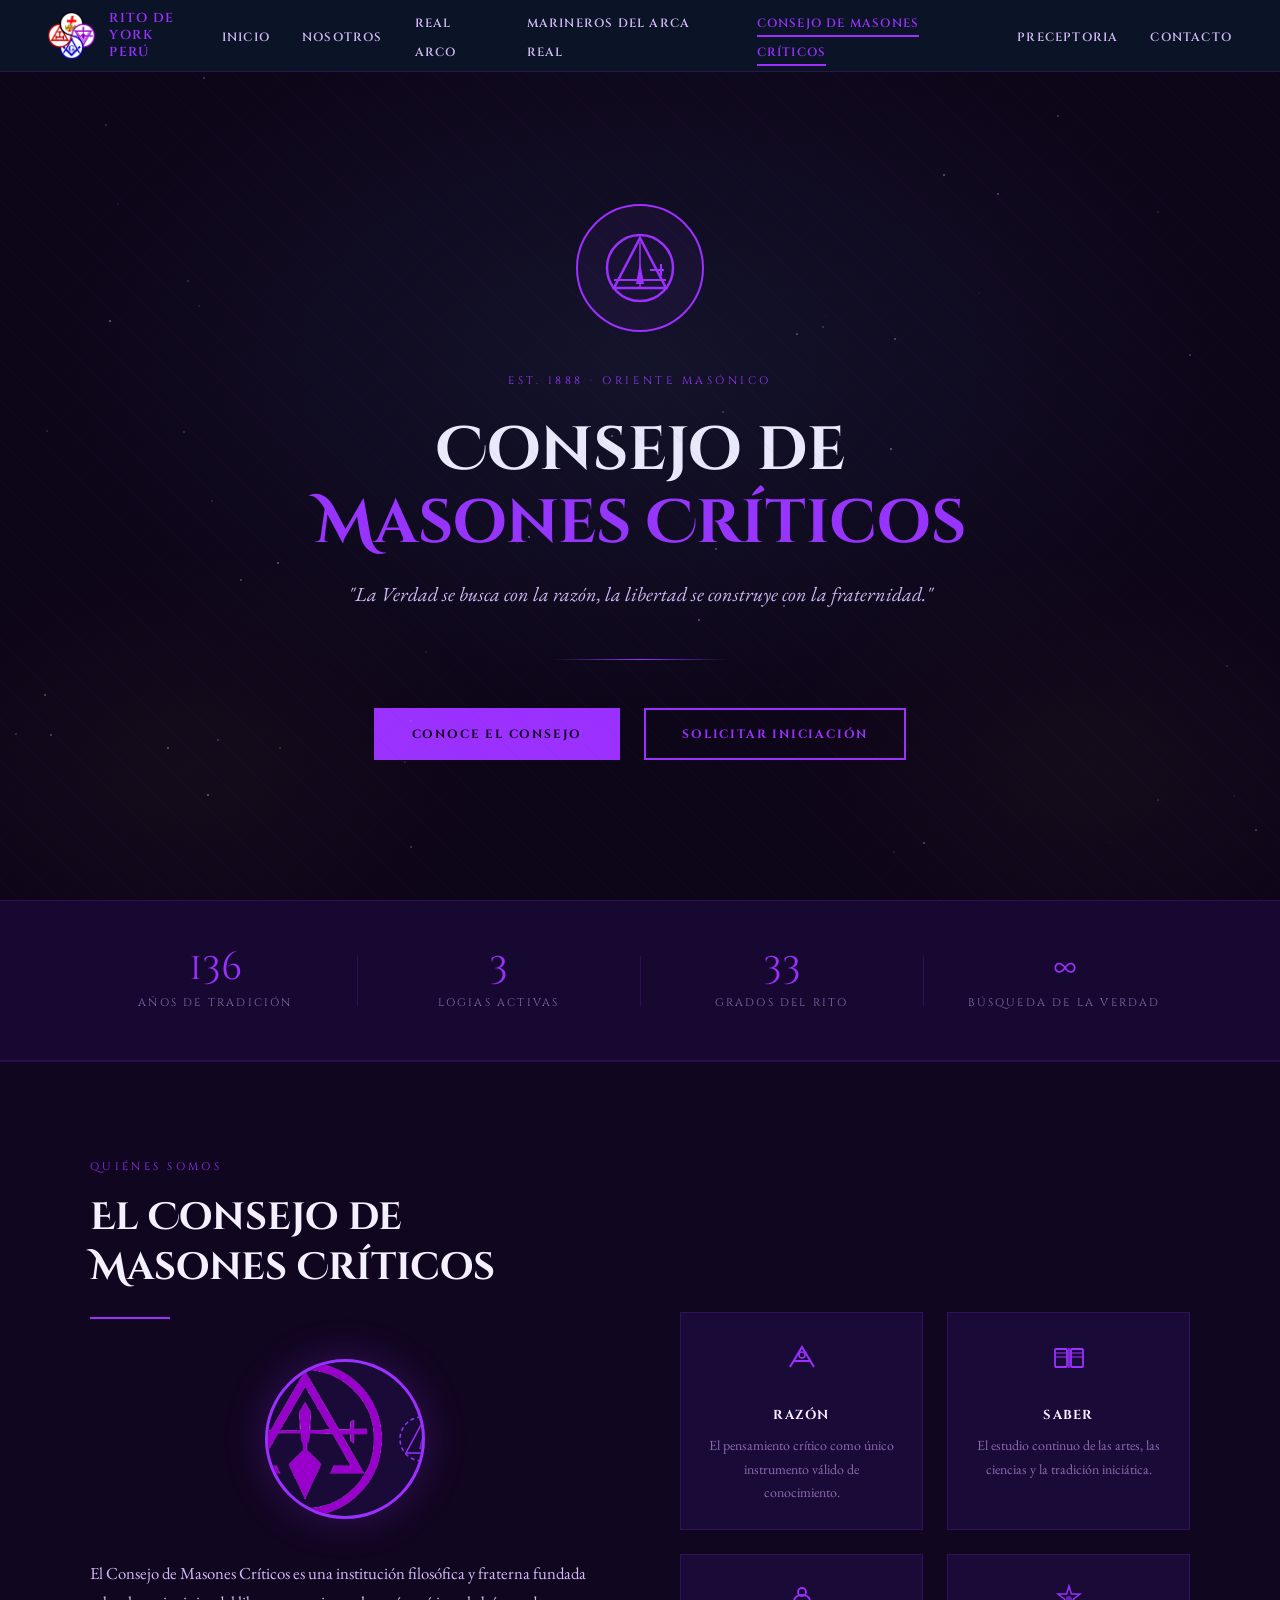
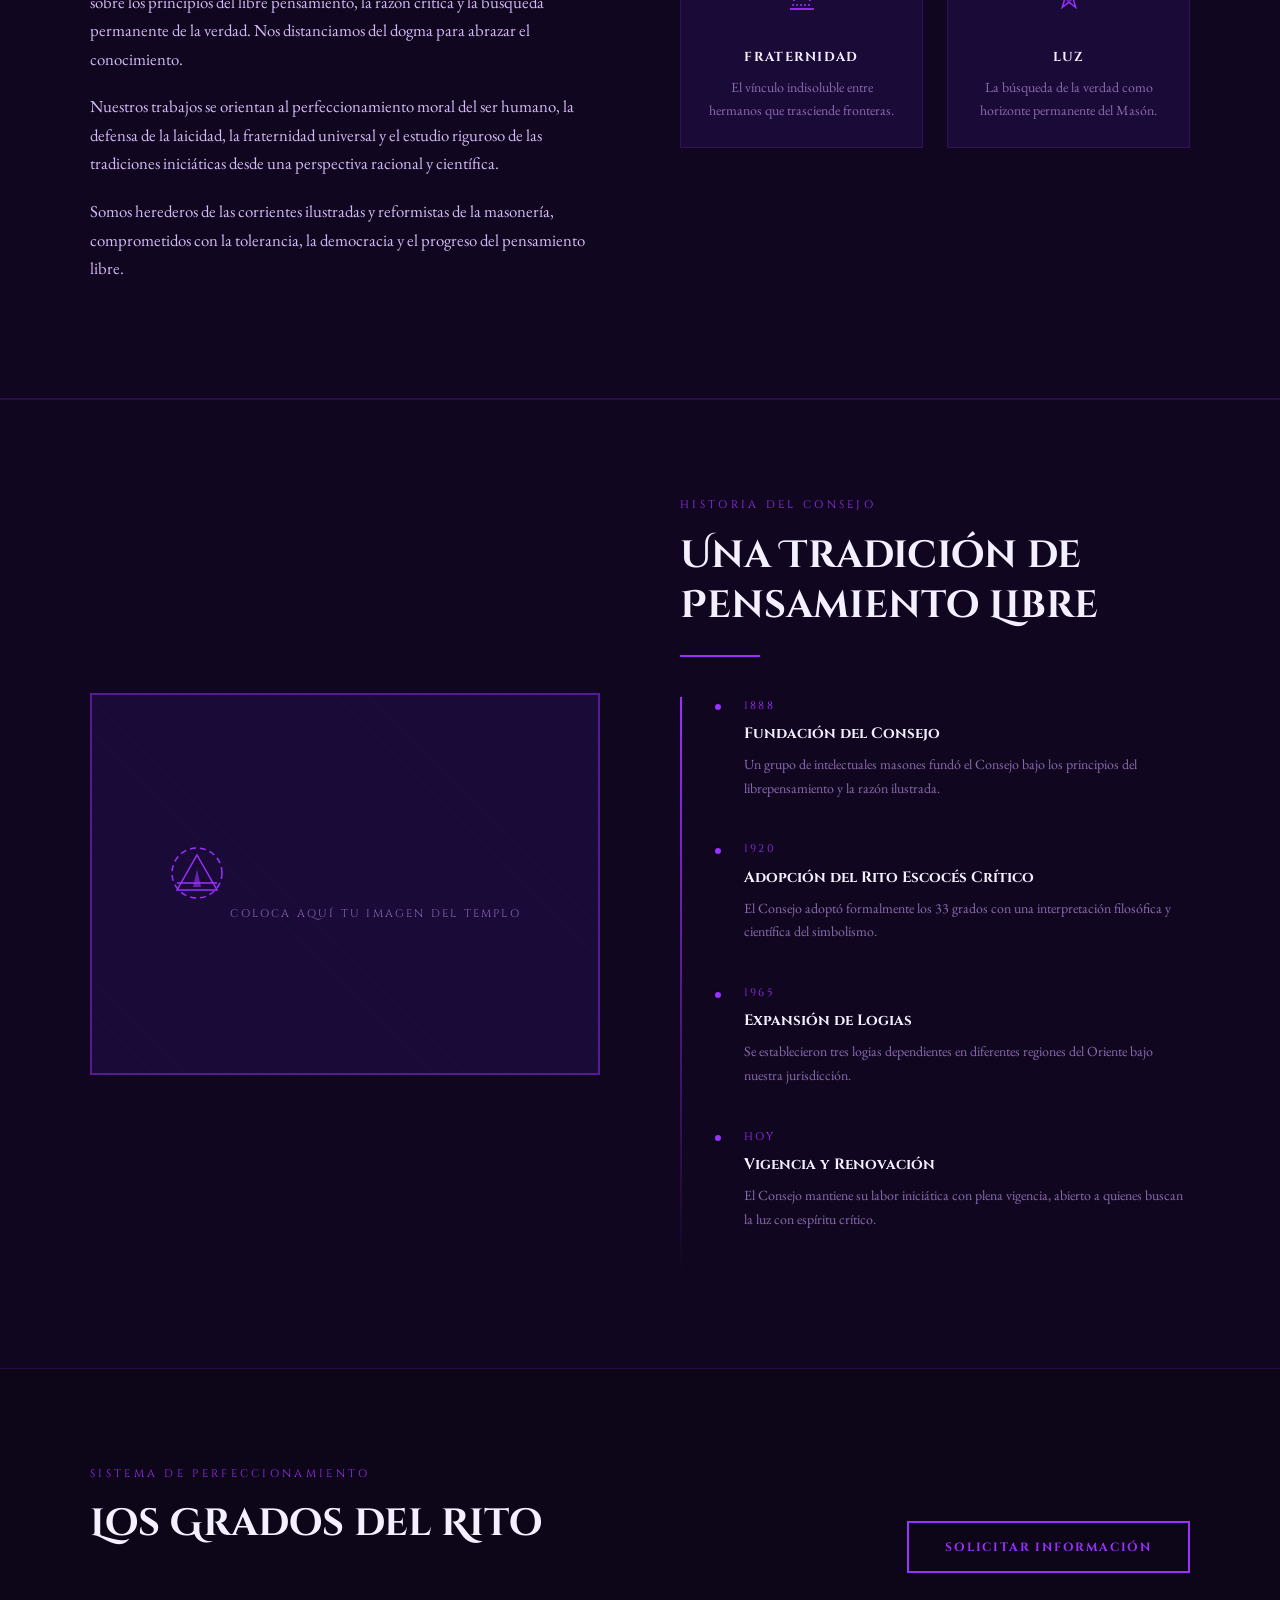
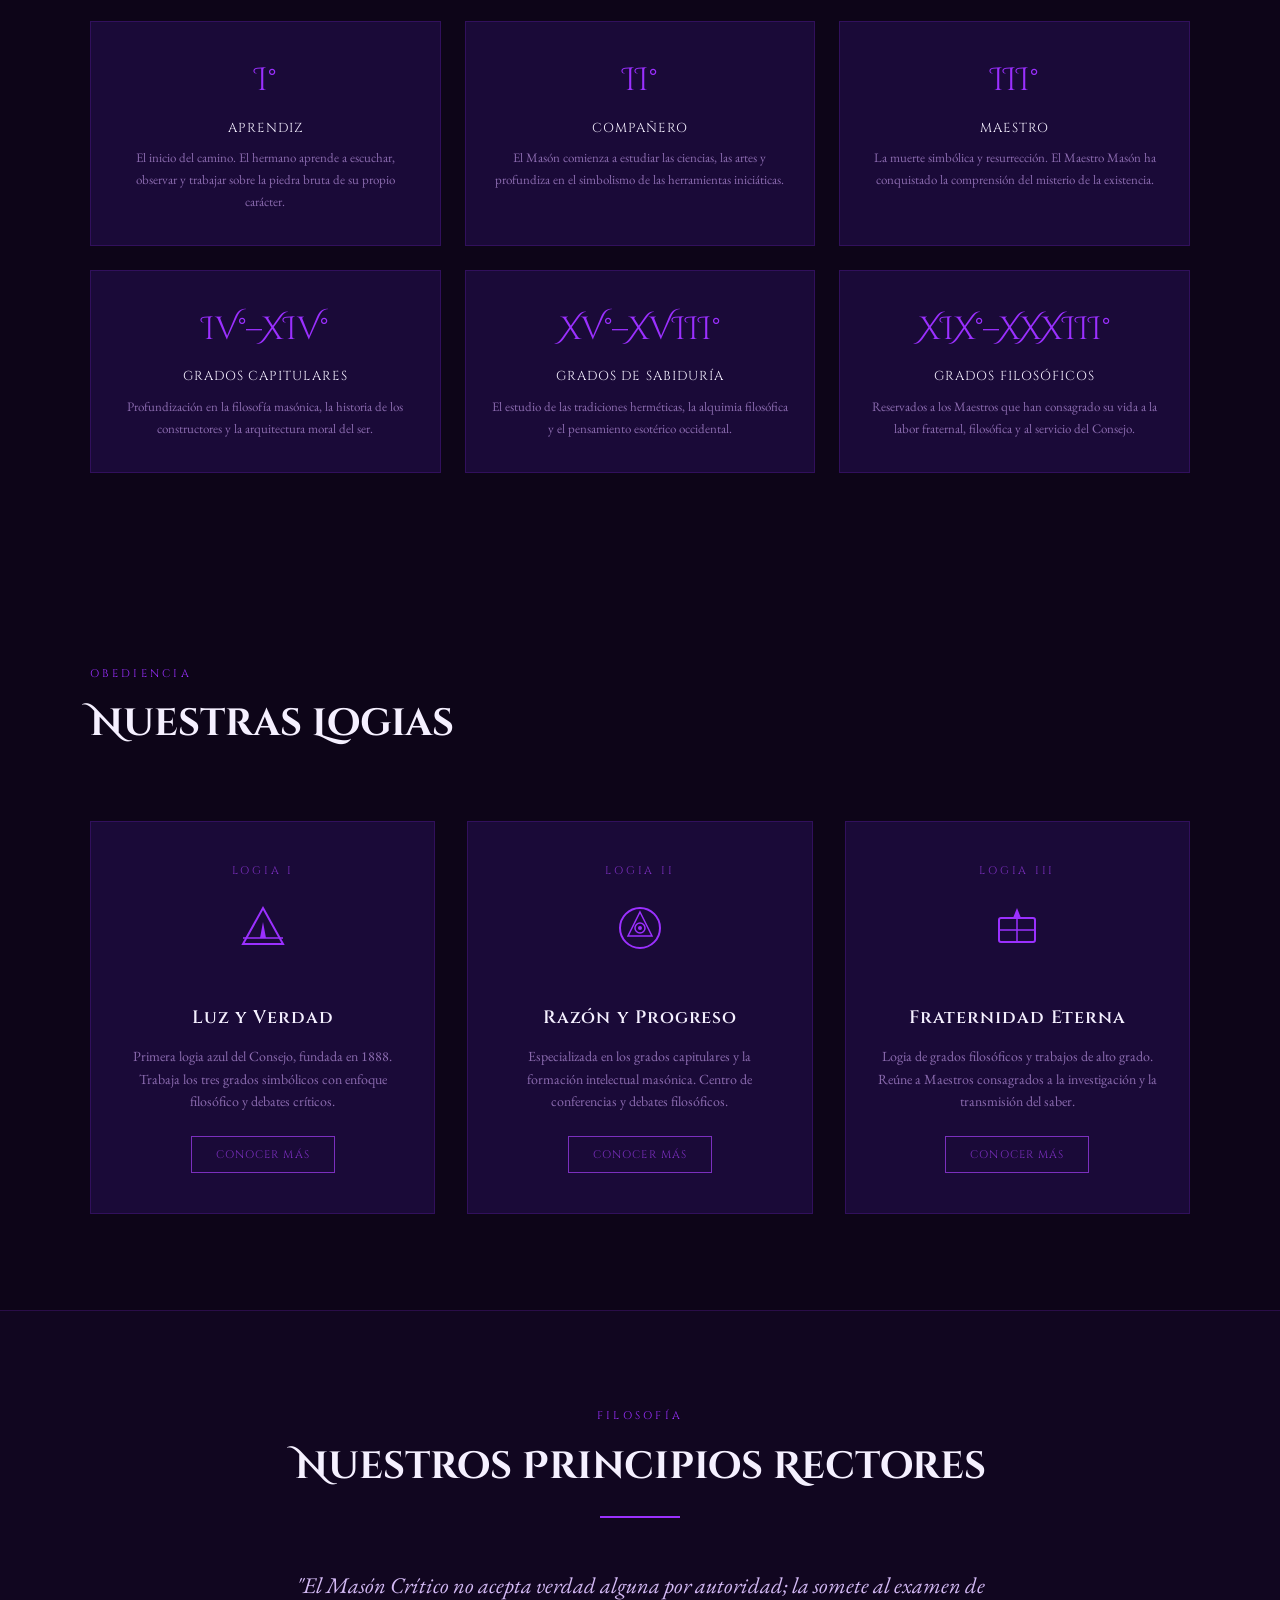
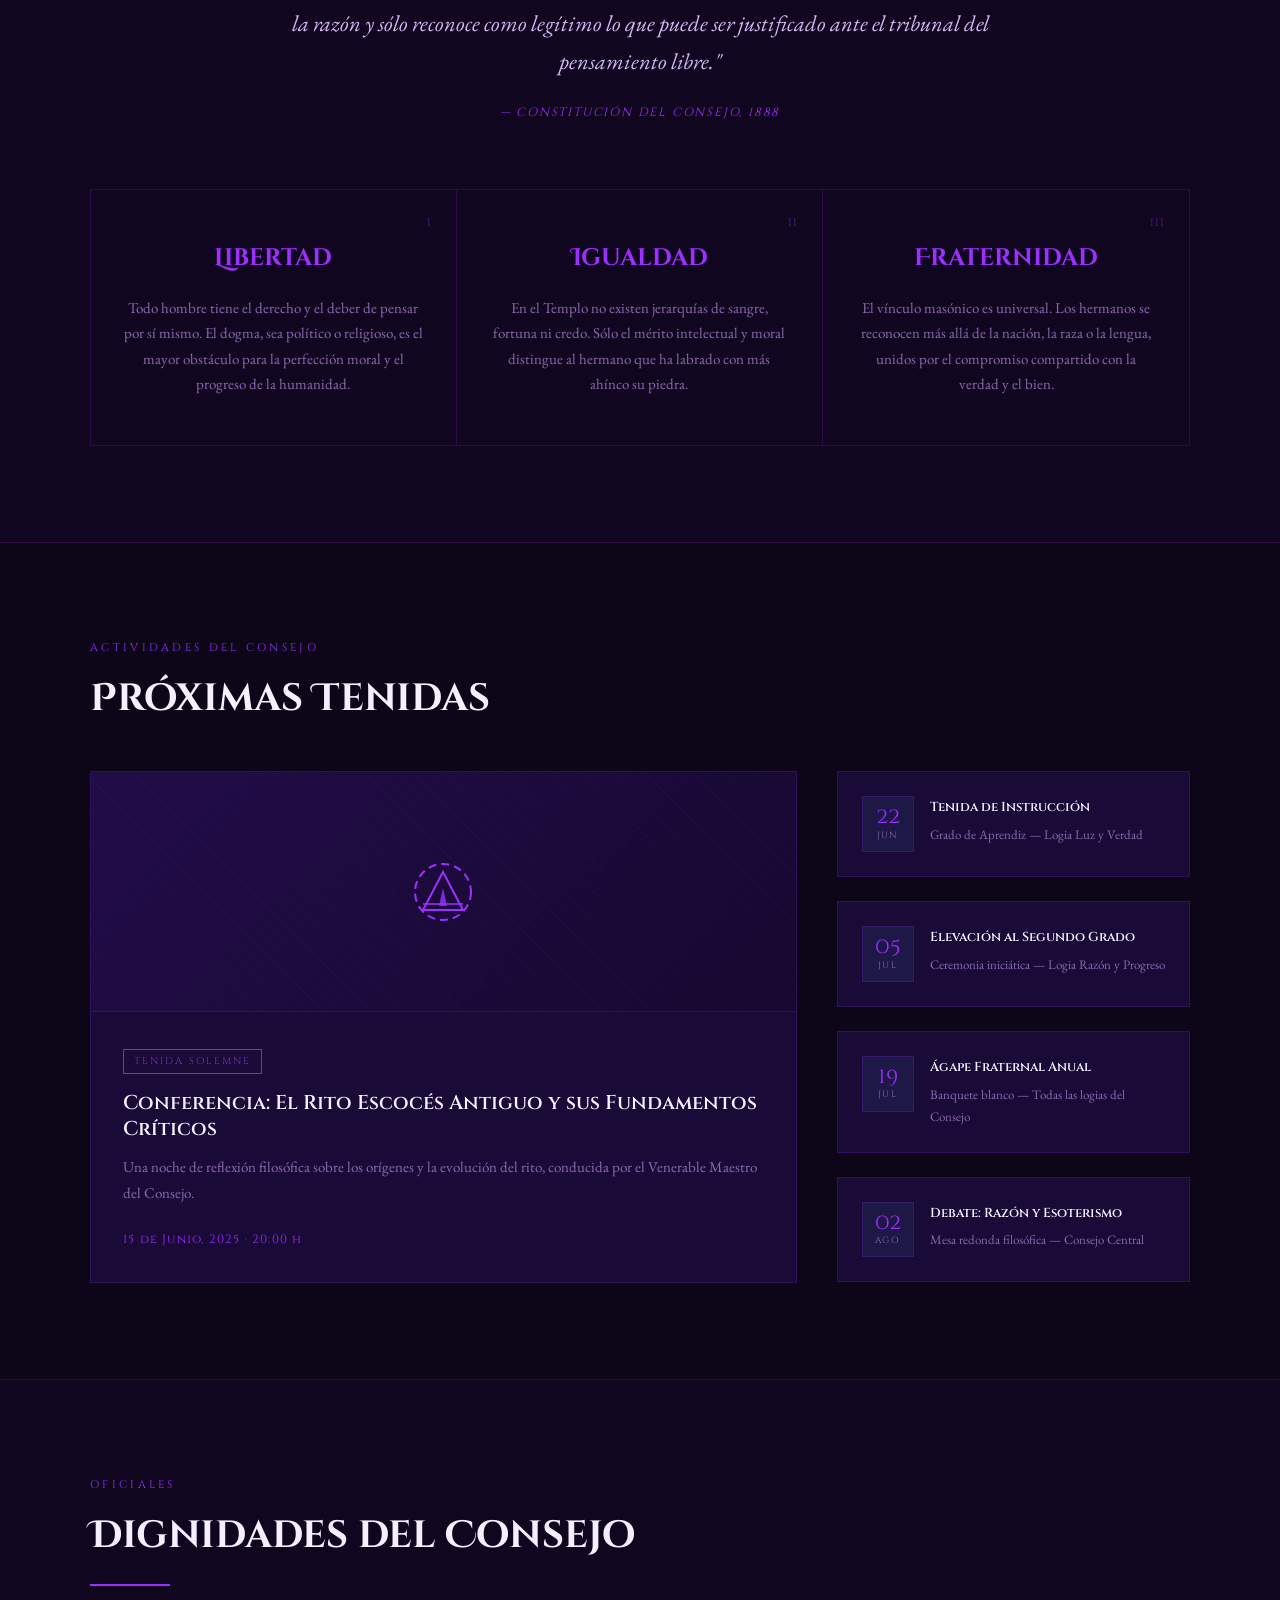
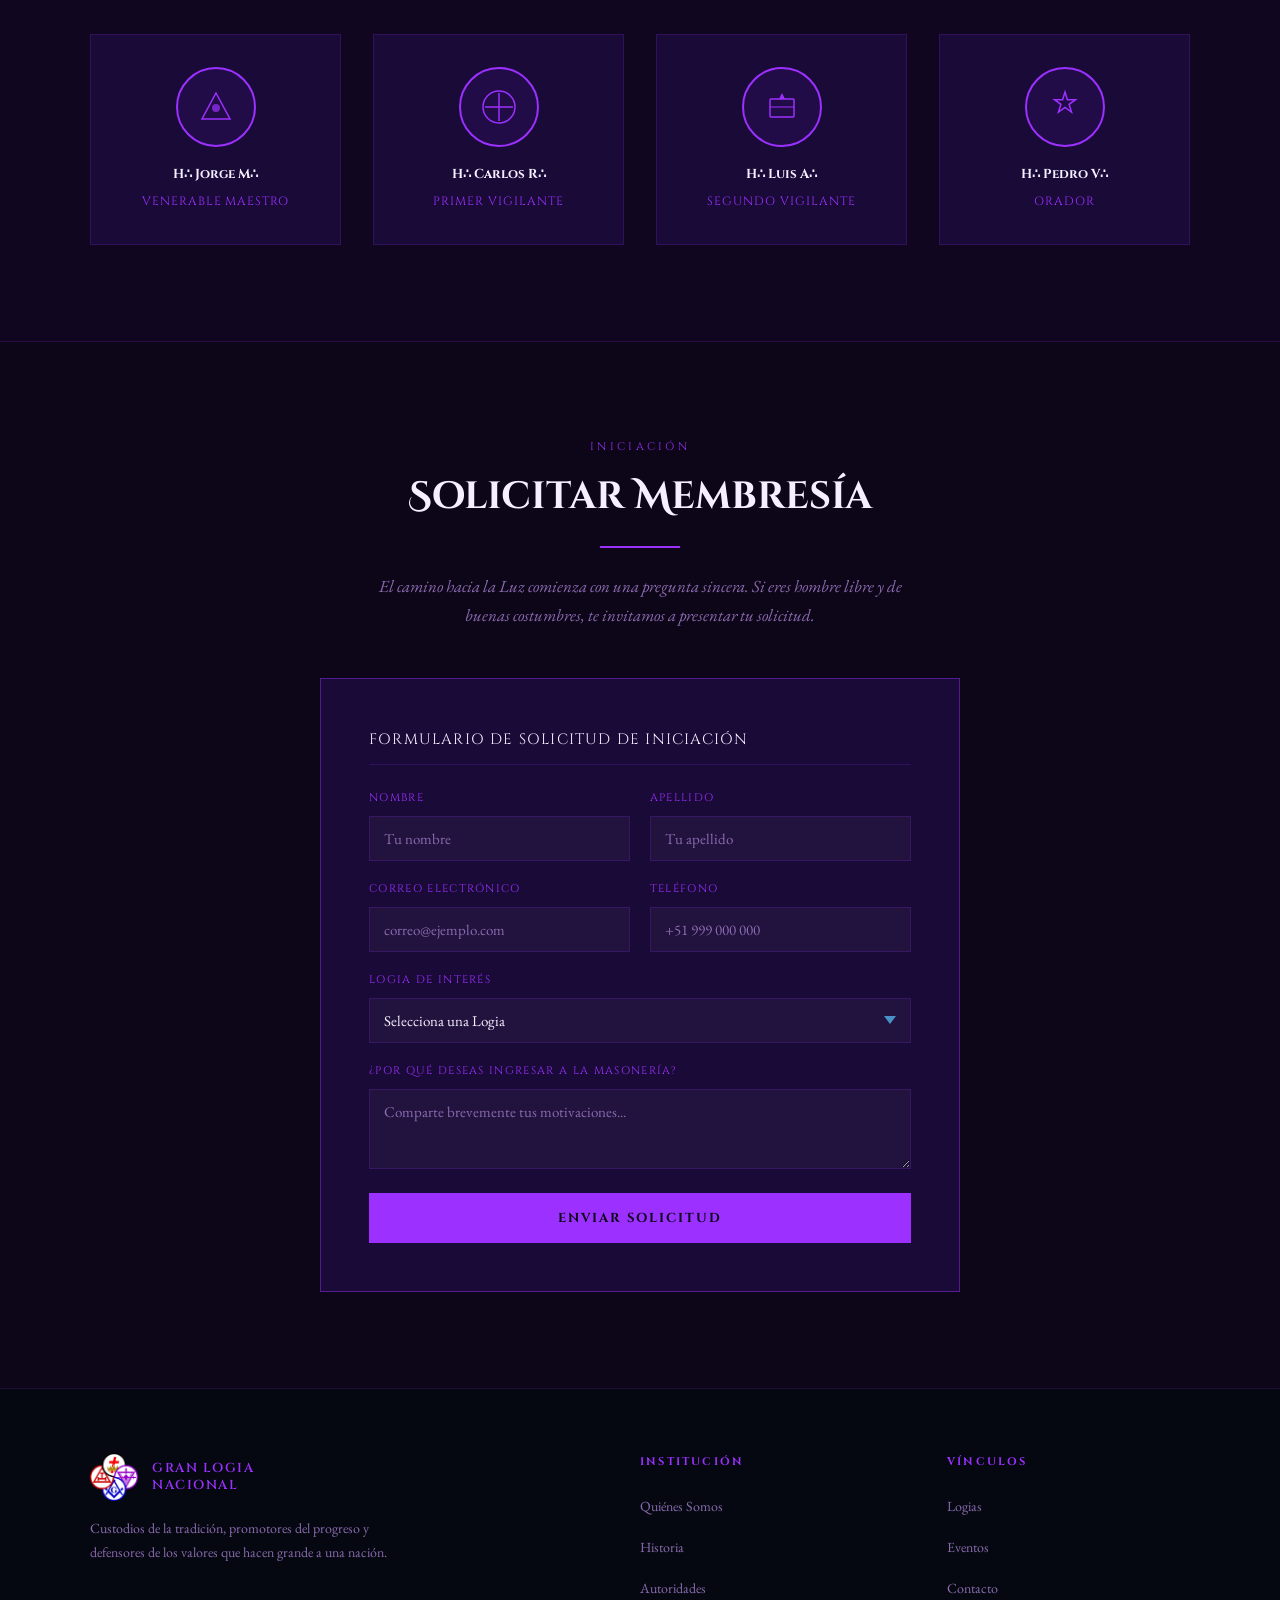
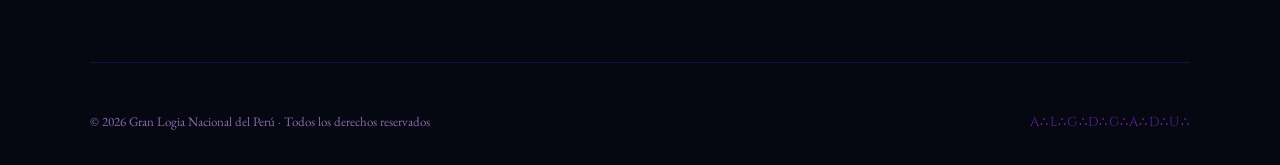
<file: Masones.html>
<!DOCTYPE html>
<html lang="es">
<head>
  <meta charset="UTF-8" />
  <meta name="viewport" content="width=device-width, initial-scale=1.0" />
  <title>Consejo de Masones Críticos</title>
  <link rel="preconnect" href="https://fonts.googleapis.com" />
  <link rel="preconnect" href="https://fonts.gstatic.com" crossorigin />
  <link href="https://fonts.googleapis.com/css2?family=Cinzel:wght@400;600;700&family=Cinzel+Decorative:wght@400;700&family=EB+Garamond:ital,wght@0,400;0,500;1,400&display=swap" rel="stylesheet" />
  <link rel="stylesheet" href="styles.css" />

  <style>
    /* ── Overrides de color: Purpura del logo ── */
    :root {
      --gold:        #9B30FF;
      --gold-light:  #BF7FFF;
      --gold-dark:   #6A00CC;
      --accent:      #7B2FBE;
      --cream:       #F5F0FF;
      --cream-muted: #D4BAF5;
      --text-muted:  #8B6BAF;
      --border:      rgba(155,48,255,0.18);
      --border-strong: rgba(155,48,255,0.45);
      --navy:        #0D0518;
      --navy-mid:    #110620;
      --navy-panel:  #160830;
      --navy-card:   #1A0A38;
      --navy-light:  #220C48;
    }

    /* Logo SVG hero emblem override */
    .hero-emblem {
      border-color: var(--gold);
      background: rgba(155,48,255,0.06);
    }

    /* Imagen de perfil / logo placeholder */
    .profile-image-block {
      display: flex;
      flex-direction: column;
      align-items: center;
      gap: 1rem;
      margin-bottom: 2.5rem;
    }

    .profile-image-frame {
      width: 160px;
      height: 160px;
      border-radius: 50%;
      border: 3px solid var(--gold);
      overflow: hidden;
      display: flex;
      align-items: center;
      justify-content: center;
      background: var(--navy-card);
      box-shadow: 0 0 40px rgba(155,48,255,0.25);
      position: relative;
    }

    .profile-image-frame img {
      width: 100%;
      height: 100%;
      object-fit: cover;
    }

    /* Imagen personalizable: reemplaza src con tu ruta */
    .profile-image-frame .img-placeholder {
      display: flex;
      flex-direction: column;
      align-items: center;
      gap: 0.5rem;
      color: var(--text-muted);
      font-family: 'Cinzel', serif;
      font-size: 11px;
      letter-spacing: 0.15em;
      text-transform: uppercase;
      text-align: center;
      padding: 1rem;
    }

    /* Tarjetas de grados */
    .grades-grid {
      display: grid;
      grid-template-columns: repeat(3, 1fr);
      gap: 1.5rem;
      margin-top: 3rem;
    }

    .grade-card {
      background: var(--navy-card);
      border: 1px solid var(--border);
      padding: 2rem 1.5rem;
      text-align: center;
      transition: all 0.3s;
    }

    .grade-card:hover {
      border-color: var(--gold);
      box-shadow: 0 0 30px rgba(155,48,255,0.15);
      transform: translateY(-3px);
    }

    .grade-num {
      font-family: 'Cinzel Decorative', serif;
      font-size: 2rem;
      color: var(--gold);
      margin-bottom: 0.5rem;
    }

    .grade-name {
      font-family: 'Cinzel', serif;
      font-size: 13px;
      letter-spacing: 0.08em;
      text-transform: uppercase;
      color: var(--cream);
      margin-bottom: 0.5rem;
    }

    .grade-desc {
      font-size: 13px;
      color: var(--text-muted);
    }

    /* Miembros */
    .members-grid {
      display: grid;
      grid-template-columns: repeat(4, 1fr);
      gap: 2rem;
      margin-top: 3rem;
    }

    .member-card {
      text-align: center;
      padding: 2rem 1rem;
      background: var(--navy-card);
      border: 1px solid var(--border);
      transition: border-color 0.3s;
    }

    .member-card:hover { border-color: var(--gold); }

    .member-avatar {
      width: 80px;
      height: 80px;
      border-radius: 50%;
      border: 2px solid var(--gold);
      margin: 0 auto 1rem;
      overflow: hidden;
      background: var(--navy-light);
      display: flex;
      align-items: center;
      justify-content: center;
      font-size: 2rem;
    }

    .member-card h4 {
      font-family: 'Cinzel', serif;
      font-size: 13px;
      color: var(--cream);
      margin-bottom: 0.35rem;
    }

    .member-role {
      font-size: 12px;
      color: var(--gold);
      font-family: 'Cinzel', serif;
      letter-spacing: 0.08em;
      text-transform: uppercase;
    }

    /* Sección de imagen destacada */
    .featured-image-section {
      background: var(--navy-mid);
      border-top: 1px solid var(--border);
      border-bottom: 1px solid var(--border);
      padding: 6rem 2rem;
    }

    .featured-image-inner {
      max-width: 1100px;
      margin: 0 auto;
      display: grid;
      grid-template-columns: 1fr 1fr;
      gap: 5rem;
      align-items: center;
    }

    .featured-image-frame {
      width: 100%;
      aspect-ratio: 4/3;
      background: var(--navy-card);
      border: 2px solid var(--border-strong);
      display: flex;
      flex-direction: column;
      align-items: center;
      justify-content: center;
      gap: 1rem;
      position: relative;
      overflow: hidden;
    }

    .featured-image-frame img {
      width: 100%;
      height: 100%;
      object-fit: cover;
      position: absolute;
      inset: 0;
    }

    .featured-image-frame .placeholder-text {
      color: var(--text-muted);
      font-family: 'Cinzel', serif;
      font-size: 11px;
      letter-spacing: 0.2em;
      text-transform: uppercase;
      text-align: center;
      padding: 2rem;
      z-index: 1;
    }

    .featured-image-frame::before {
      content: '';
      position: absolute;
      inset: 0;
      background: repeating-linear-gradient(
        45deg, transparent, transparent 10px,
        rgba(155,48,255,0.03) 10px, rgba(155,48,255,0.03) 11px
      );
      pointer-events: none;
    }

    /* Timeline ritual */
    .timeline {
      position: relative;
      padding-left: 2.5rem;
      margin-top: 2rem;
    }

    .timeline::before {
      content: '';
      position: absolute;
      left: 0; top: 0; bottom: 0;
      width: 2px;
      background: linear-gradient(to bottom, var(--gold), transparent);
    }

    .timeline-item {
      position: relative;
      padding: 0 0 2.5rem 1.5rem;
    }

    .timeline-item::before {
      content: '';
      position: absolute;
      left: -0.45rem; top: 0.35rem;
      width: 10px; height: 10px;
      border-radius: 50%;
      background: var(--gold);
      border: 2px solid var(--navy);
    }

    .timeline-year {
      font-family: 'Cinzel', serif;
      font-size: 11px;
      letter-spacing: 0.2em;
      color: var(--gold);
      text-transform: uppercase;
      margin-bottom: 0.35rem;
    }

    .timeline-item h4 {
      font-family: 'Cinzel', serif;
      font-size: 15px;
      color: var(--cream);
      margin-bottom: 0.4rem;
    }

    .timeline-item p {
      font-size: 14px;
      color: var(--text-muted);
    }

    @media (max-width: 768px) {
      .grades-grid { grid-template-columns: 1fr; }
      .members-grid { grid-template-columns: 1fr 1fr; }
      .featured-image-inner { grid-template-columns: 1fr; gap: 3rem; }
    }
  </style>
</head>
<body>

 <!-- NAV -->
<nav>
  <a class="nav-logo" href="index.html">
    <div class="nav-emblem" style="border: none;">
      <img src="Imagenes/Rito de York.png" alt="Logo Rito de York Perú" 
           style="width:100%; height:100%; object-fit:contain;" />
    </div>
    <div class="nav-title">Rito de York <br><span>Perú</span></div>
  </a>

  <ul class="nav-links">
    <li><a href="index.html">Inicio</a></li>
    <li><a href="nosotros.html">Nosotros</a></li>
    <li><a href="RealArco.html">Real Arco</a></li>
    <li><a href="Marinero.html">Marineros del Arca Real</a></li>
    <li><a href="Masones.html">Consejo de Masones Críticos</a></li>
    <li><a href="Preceptoria.html">Preceptoria</a></li>
    <li><a href="contacto.html">Contacto</a></li>
  </ul>
</nav>

  <!-- ══════════════ HERO ══════════════ -->
  <section class="hero">
    <div class="hero-bg"></div>
    <div class="hero-pattern"></div>

    <!-- Estrellas -->
    <div class="hero-stars">
      <script>
        document.addEventListener('DOMContentLoaded', () => {
          const container = document.querySelector('.hero-stars');
          for (let i = 0; i < 60; i++) {
            const s = document.createElement('div');
            s.className = 'star';
            s.style.cssText = `left:${Math.random()*100}%;top:${Math.random()*100}%;--dur:${2+Math.random()*4}s;--delay:${Math.random()*4}s;opacity:${Math.random()*0.5}`;
            container.appendChild(s);
          }
        });
      </script>
    </div>

    <!-- Logo SVG grande en hero -->
    <div class="hero-emblem">
      <svg width="72" height="72" viewBox="0 0 72 72" fill="none" xmlns="http://www.w3.org/2000/svg">
        <circle cx="36" cy="36" r="33" stroke="#9B30FF" stroke-width="2.5"/>
        <polygon points="36,6 62,56 10,56" stroke="#9B30FF" stroke-width="2.5" fill="none"/>
        <line x1="10" y1="48" x2="62" y2="48" stroke="#9B30FF" stroke-width="2"/>
        <!-- Plomada -->
        <line x1="36" y1="10" x2="36" y2="56" stroke="#9B30FF" stroke-width="1.5"/>
        <polygon points="36,30 40,52 32,52" fill="#9B30FF"/>
        <!-- Escuadra lateral -->
        <line x1="46" y1="38" x2="60" y2="38" stroke="#9B30FF" stroke-width="2"/>
        <line x1="57" y1="32" x2="57" y2="44" stroke="#9B30FF" stroke-width="2"/>
      </svg>
    </div>

    <span class="hero-subtitle">Est. 1888 · Oriente Masónico</span>

    <h1>Consejo de<br><span>Masones Críticos</span></h1>

    <p class="hero-tagline">
      "La Verdad se busca con la razón, la libertad se construye con la fraternidad."
    </p>

    <div class="hero-divider"></div>

    <div class="hero-cta">
      <a href="#sobre" class="btn-primary">Conoce el Consejo</a>
      <a href="#contacto" class="btn-outline">Solicitar Iniciación</a>
    </div>
  </section>

  <!-- ══════════════ STATS ══════════════ -->
  <div class="stats-bar">
    <div class="stats-inner">
      <div class="stat-item reveal">
        <div class="stat-num">136</div>
        <div class="stat-label">Años de Tradición</div>
      </div>
      <div class="stat-item reveal">
        <div class="stat-num">3</div>
        <div class="stat-label">Logias Activas</div>
      </div>
      <div class="stat-item reveal">
        <div class="stat-num">33</div>
        <div class="stat-label">Grados del Rito</div>
      </div>
      <div class="stat-item reveal">
        <div class="stat-num">∞</div>
        <div class="stat-label">Búsqueda de la Verdad</div>
      </div>
    </div>
  </div>

  <!-- ══════════════ SOBRE NOSOTROS ══════════════ -->
  <section class="about" id="sobre">
    <div class="section-inner">
      <div class="about-grid">
        <div class="about-text reveal">
          <span class="section-label">Quiénes Somos</span>
          <h2 class="section-title">El Consejo de Masones Críticos</h2>
          <div class="gold-line"></div>
          
          <!-- Reemplaza "TU-IMAGEN.jpg" con la ruta de tu imagen -->
          <div class="profile-image-block">
            <div class="profile-image-frame">
             <img src="Imagenes/MasonesCriticos.png" alt="Logo del Consejo" /> 
              <div class="img-placeholder">
                <svg width="48" height="48" viewBox="0 0 48 48" fill="none" xmlns="http://www.w3.org/2000/svg">
                  <circle cx="24" cy="24" r="22" stroke="#9B30FF" stroke-width="1.5" stroke-dasharray="4 3"/>
                  <polygon points="24,8 40,38 8,38" stroke="#9B30FF" stroke-width="1.5" fill="none"/>
                  <polygon points="24,22 27,34 21,34" fill="#9B30FF" opacity="0.7"/>
                </svg>                
              </div>
            </div>
          </div>
          <!-- ╚══ FIN BLOQUE IMAGEN ══╝ -->

          <p>El Consejo de Masones Críticos es una institución filosófica y fraterna fundada sobre los principios del libre pensamiento, la razón crítica y la búsqueda permanente de la verdad. Nos distanciamos del dogma para abrazar el conocimiento.</p>
          <p>Nuestros trabajos se orientan al perfeccionamiento moral del ser humano, la defensa de la laicidad, la fraternidad universal y el estudio riguroso de las tradiciones iniciáticas desde una perspectiva racional y científica.</p>
          <p>Somos herederos de las corrientes ilustradas y reformistas de la masonería, comprometidos con la tolerancia, la democracia y el progreso del pensamiento libre.</p>
        </div>

        <div class="about-pillars reveal">
          <div class="pillar">
            <!-- SVG: Escuadra y Compás -->
            <span class="pillar-icon">
              <svg width="36" height="36" viewBox="0 0 36 36" fill="none">
                <path d="M6 28 L18 8 L30 28" stroke="#9B30FF" stroke-width="2" fill="none"/>
                <path d="M10 22 L26 22" stroke="#9B30FF" stroke-width="2"/>
                <circle cx="18" cy="16" r="3" stroke="#9B30FF" stroke-width="1.5" fill="none"/>
              </svg>
            </span>
            <h4>Razón</h4>
            <p>El pensamiento crítico como único instrumento válido de conocimiento.</p>
          </div>
          <div class="pillar">
            <!-- SVG: Libro abierto -->
            <span class="pillar-icon">
              <svg width="36" height="36" viewBox="0 0 36 36" fill="none">
                <rect x="4" y="10" width="12" height="18" rx="1" stroke="#9B30FF" stroke-width="1.8" fill="none"/>
                <rect x="20" y="10" width="12" height="18" rx="1" stroke="#9B30FF" stroke-width="1.8" fill="none"/>
                <line x1="4" y1="14" x2="16" y2="14" stroke="#9B30FF" stroke-width="1"/>
                <line x1="4" y1="18" x2="16" y2="18" stroke="#9B30FF" stroke-width="1"/>
                <line x1="20" y1="14" x2="32" y2="14" stroke="#9B30FF" stroke-width="1"/>
                <line x1="20" y1="18" x2="32" y2="18" stroke="#9B30FF" stroke-width="1"/>
                <line x1="18" y1="9" x2="18" y2="29" stroke="#9B30FF" stroke-width="1.5"/>
              </svg>
            </span>
            <h4>Saber</h4>
            <p>El estudio continuo de las artes, las ciencias y la tradición iniciática.</p>
          </div>
          <div class="pillar">
            <!-- SVG: Manos unidas -->
            <span class="pillar-icon">
              <svg width="36" height="36" viewBox="0 0 36 36" fill="none">
                <path d="M10 20 C10 16 14 14 18 14 C22 14 26 16 26 20" stroke="#9B30FF" stroke-width="1.8" fill="none"/>
                <circle cx="18" cy="11" r="4" stroke="#9B30FF" stroke-width="1.8" fill="none"/>
                <path d="M6 28 L30 28" stroke="#9B30FF" stroke-width="1.8"/>
                <path d="M8 24 L28 24" stroke="#9B30FF" stroke-width="1.5" stroke-dasharray="2 2"/>
              </svg>
            </span>
            <h4>Fraternidad</h4>
            <p>El vínculo indisoluble entre hermanos que trasciende fronteras.</p>
          </div>
          <div class="pillar">
            <!-- SVG: Estrella / Luz -->
            <span class="pillar-icon">
              <svg width="36" height="36" viewBox="0 0 36 36" fill="none">
                <polygon points="18,5 20.4,13.1 29,13.1 22.3,18.2 24.7,26.3 18,21.2 11.3,26.3 13.7,18.2 7,13.1 15.6,13.1" stroke="#9B30FF" stroke-width="1.5" fill="none"/>
                <circle cx="18" cy="18" r="3" fill="#9B30FF" opacity="0.6"/>
              </svg>
            </span>
            <h4>Luz</h4>
            <p>La búsqueda de la verdad como horizonte permanente del Masón.</p>
          </div>
        </div>
      </div>
    </div>
  </section>

  <!-- ══════════════ IMAGEN DESTACADA ══════════════ -->
  <section class="featured-image-section">
    <div class="featured-image-inner">
      <!-- ╔══ IMAGEN SECUNDARIA / TEMPLO ══╗ -->
      <!-- Reemplaza "TEMPLO.jpg" con tu imagen del templo o reunión -->
      <div class="featured-image-frame reveal">
        <!-- <img src="TEMPLO.jpg" alt="Templo del Consejo" /> -->
        <div class="placeholder-text">
          <svg width="56" height="56" viewBox="0 0 56 56" fill="none" style="margin-bottom:1rem">
            <circle cx="28" cy="28" r="25" stroke="#9B30FF" stroke-width="1.5" stroke-dasharray="6 4"/>
            <polygon points="28,10 48,45 8,45" stroke="#9B30FF" stroke-width="1.5" fill="none"/>
            <line x1="8" y1="38" x2="48" y2="38" stroke="#9B30FF" stroke-width="1.5"/>
            <polygon points="28,24 32,42 24,42" fill="#9B30FF" opacity="0.6"/>
          </svg>
          Coloca aquí tu imagen del Templo
        </div>
      </div>
      <!-- ╚══ FIN IMAGEN TEMPLO ══╝ -->

      <div class="reveal">
        <span class="section-label">Historia del Consejo</span>
        <h2 class="section-title">Una Tradición de Pensamiento Libre</h2>
        <div class="gold-line"></div>
        <div class="timeline">
          <div class="timeline-item">
            <div class="timeline-year">1888</div>
            <h4>Fundación del Consejo</h4>
            <p>Un grupo de intelectuales masones fundó el Consejo bajo los principios del librepensamiento y la razón ilustrada.</p>
          </div>
          <div class="timeline-item">
            <div class="timeline-year">1920</div>
            <h4>Adopción del Rito Escocés Crítico</h4>
            <p>El Consejo adoptó formalmente los 33 grados con una interpretación filosófica y científica del simbolismo.</p>
          </div>
          <div class="timeline-item">
            <div class="timeline-year">1965</div>
            <h4>Expansión de Logias</h4>
            <p>Se establecieron tres logias dependientes en diferentes regiones del Oriente bajo nuestra jurisdicción.</p>
          </div>
          <div class="timeline-item">
            <div class="timeline-year">Hoy</div>
            <h4>Vigencia y Renovación</h4>
            <p>El Consejo mantiene su labor iniciática con plena vigencia, abierto a quienes buscan la luz con espíritu crítico.</p>
          </div>
        </div>
      </div>
    </div>
  </section>

  <!-- ══════════════ GRADOS ══════════════ -->
  <section id="grados" style="background: var(--navy);">
    <div class="section-inner">
      <div class="logias-intro reveal">
        <div>
          <span class="section-label">Sistema de Perfeccionamiento</span>
          <h2 class="section-title">Los Grados del Rito</h2>
        </div>
        <a href="#contacto" class="btn-outline">Solicitar Información</a>
      </div>

      <div class="grades-grid">
        <div class="grade-card reveal">
          <div class="grade-num">I°</div>
          <div class="grade-name">Aprendiz</div>
          <p class="grade-desc">El inicio del camino. El hermano aprende a escuchar, observar y trabajar sobre la piedra bruta de su propio carácter.</p>
        </div>
        <div class="grade-card reveal">
          <div class="grade-num">II°</div>
          <div class="grade-name">Compañero</div>
          <p class="grade-desc">El Masón comienza a estudiar las ciencias, las artes y profundiza en el simbolismo de las herramientas iniciáticas.</p>
        </div>
        <div class="grade-card reveal">
          <div class="grade-num">III°</div>
          <div class="grade-name">Maestro</div>
          <p class="grade-desc">La muerte simbólica y resurrección. El Maestro Masón ha conquistado la comprensión del misterio de la existencia.</p>
        </div>
        <div class="grade-card reveal">
          <div class="grade-num">IV°–XIV°</div>
          <div class="grade-name">Grados Capitulares</div>
          <p class="grade-desc">Profundización en la filosofía masónica, la historia de los constructores y la arquitectura moral del ser.</p>
        </div>
        <div class="grade-card reveal">
          <div class="grade-num">XV°–XVIII°</div>
          <div class="grade-name">Grados de Sabiduría</div>
          <p class="grade-desc">El estudio de las tradiciones herméticas, la alquimia filosófica y el pensamiento esotérico occidental.</p>
        </div>
        <div class="grade-card reveal">
          <div class="grade-num">XIX°–XXXIII°</div>
          <div class="grade-name">Grados Filosóficos</div>
          <p class="grade-desc">Reservados a los Maestros que han consagrado su vida a la labor fraternal, filosófica y al servicio del Consejo.</p>
        </div>
      </div>
    </div>
  </section>

  <!-- ══════════════ LOGIAS ══════════════ -->
  <section class="logias" id="logias">
    <div class="section-inner">
      <div class="logias-intro reveal">
        <div>
          <span class="section-label">Obediencia</span>
          <h2 class="section-title">Nuestras Logias</h2>
        </div>
      </div>

      <div class="logias-grid">
        <div class="logia-card reveal">
          <div class="logia-number">Logia I</div>
          <span class="logia-symbol">
            <svg width="52" height="52" viewBox="0 0 52 52" fill="none">
              <polygon points="26,6 46,42 6,42" stroke="#9B30FF" stroke-width="2" fill="none"/>
              <line x1="6" y1="36" x2="46" y2="36" stroke="#9B30FF" stroke-width="1.5"/>
              <polygon points="26,20 29,36 23,36" fill="#9B30FF"/>
            </svg>
          </span>
          <h3>Luz y Verdad</h3>
          <p>Primera logia azul del Consejo, fundada en 1888. Trabaja los tres grados simbólicos con enfoque filosófico y debates críticos.</p>
          <button class="logia-btn">Conocer Más</button>
        </div>

        <div class="logia-card reveal">
          <div class="logia-number">Logia II</div>
          <span class="logia-symbol">
            <svg width="52" height="52" viewBox="0 0 52 52" fill="none">
              <circle cx="26" cy="26" r="20" stroke="#9B30FF" stroke-width="2" fill="none"/>
              <polygon points="26,10 38,34 14,34" stroke="#9B30FF" stroke-width="1.5" fill="none"/>
              <circle cx="26" cy="26" r="5" stroke="#9B30FF" stroke-width="1.5" fill="none"/>
              <circle cx="26" cy="26" r="2" fill="#9B30FF"/>
            </svg>
          </span>
          <h3>Razón y Progreso</h3>
          <p>Especializada en los grados capitulares y la formación intelectual masónica. Centro de conferencias y debates filosóficos.</p>
          <button class="logia-btn">Conocer Más</button>
        </div>

        <div class="logia-card reveal">
          <div class="logia-number">Logia III</div>
          <span class="logia-symbol">
            <svg width="52" height="52" viewBox="0 0 52 52" fill="none">
              <rect x="8" y="16" width="36" height="24" rx="2" stroke="#9B30FF" stroke-width="2" fill="none"/>
              <line x1="8" y1="28" x2="44" y2="28" stroke="#9B30FF" stroke-width="1.5"/>
              <line x1="26" y1="16" x2="26" y2="40" stroke="#9B30FF" stroke-width="1.5"/>
              <polygon points="26,6 30,16 22,16" fill="#9B30FF"/>
            </svg>
          </span>
          <h3>Fraternidad Eterna</h3>
          <p>Logia de grados filosóficos y trabajos de alto grado. Reúne a Maestros consagrados a la investigación y la transmisión del saber.</p>
          <button class="logia-btn">Conocer Más</button>
        </div>
      </div>
    </div>
  </section>

  <!-- ══════════════ PRINCIPIOS ══════════════ -->
  <section class="principles" id="principios">
    <div class="section-inner">
      <span class="section-label">Filosofía</span>
      <h2 class="section-title">Nuestros Principios Rectores</h2>
      <div class="gold-line" style="margin: 0 auto 3rem;"></div>

      <div class="principles-quote reveal">
        <blockquote>
          "El Masón Crítico no acepta verdad alguna por autoridad; la somete al examen de la razón y sólo reconoce como legítimo lo que puede ser justificado ante el tribunal del pensamiento libre."
        </blockquote>
        <cite>— Constitución del Consejo, 1888</cite>
      </div>

      <div class="principles-trio reveal">
        <div class="principle-item" data-roman="I">
          <h3>Libertad</h3>
          <p>Todo hombre tiene el derecho y el deber de pensar por sí mismo. El dogma, sea político o religioso, es el mayor obstáculo para la perfección moral y el progreso de la humanidad.</p>
        </div>
        <div class="principle-item" data-roman="II">
          <h3>Igualdad</h3>
          <p>En el Templo no existen jerarquías de sangre, fortuna ni credo. Sólo el mérito intelectual y moral distingue al hermano que ha labrado con más ahínco su piedra.</p>
        </div>
        <div class="principle-item" data-roman="III">
          <h3>Fraternidad</h3>
          <p>El vínculo masónico es universal. Los hermanos se reconocen más allá de la nación, la raza o la lengua, unidos por el compromiso compartido con la verdad y el bien.</p>
        </div>
      </div>
    </div>
  </section>

  <!-- ══════════════ TENIDAS / EVENTOS ══════════════ -->
  <section class="eventos" id="eventos">
    <div class="section-inner">
      <span class="section-label reveal">Actividades del Consejo</span>
      <h2 class="section-title reveal">Próximas Tenidas</h2>

      <div class="eventos-grid">
        <div class="evento-featured reveal">
          <div class="evento-img-placeholder">
            <svg width="64" height="64" viewBox="0 0 64 64" fill="none">
              <circle cx="32" cy="32" r="28" stroke="#9B30FF" stroke-width="2" stroke-dasharray="8 5"/>
              <polygon points="32,12 52,50 12,50" stroke="#9B30FF" stroke-width="2" fill="none"/>
              <polygon points="32,28 36,46 28,46" fill="#9B30FF" opacity="0.8"/>
              <line x1="12" y1="44" x2="52" y2="44" stroke="#9B30FF" stroke-width="1.5"/>
            </svg>
          </div>
          <div class="evento-body">
            <span class="evento-tag">Tenida Solemne</span>
            <h3>Conferencia: El Rito Escocés Antiguo y sus Fundamentos Críticos</h3>
            <p>Una noche de reflexión filosófica sobre los orígenes y la evolución del rito, conducida por el Venerable Maestro del Consejo.</p>
            <div class="evento-meta">
              <span class="evento-date">15 de Junio, 2025 · 20:00 h</span>
            </div>
          </div>
        </div>

        <div class="eventos-sidebar">
          <div class="evento-mini reveal">
            <div class="evento-mini-date">
              <div class="day">22</div>
              <div class="month">Jun</div>
            </div>
            <div class="evento-mini-info">
              <h4>Tenida de Instrucción</h4>
              <p>Grado de Aprendiz — Logia Luz y Verdad</p>
            </div>
          </div>
          <div class="evento-mini reveal">
            <div class="evento-mini-date">
              <div class="day">05</div>
              <div class="month">Jul</div>
            </div>
            <div class="evento-mini-info">
              <h4>Elevación al Segundo Grado</h4>
              <p>Ceremonia iniciática — Logia Razón y Progreso</p>
            </div>
          </div>
          <div class="evento-mini reveal">
            <div class="evento-mini-date">
              <div class="day">19</div>
              <div class="month">Jul</div>
            </div>
            <div class="evento-mini-info">
              <h4>Ágape Fraternal Anual</h4>
              <p>Banquete blanco — Todas las logias del Consejo</p>
            </div>
          </div>
          <div class="evento-mini reveal">
            <div class="evento-mini-date">
              <div class="day">02</div>
              <div class="month">Ago</div>
            </div>
            <div class="evento-mini-info">
              <h4>Debate: Razón y Esoterismo</h4>
              <p>Mesa redonda filosófica — Consejo Central</p>
            </div>
          </div>
        </div>
      </div>
    </div>
  </section>

  <!-- ══════════════ MIEMBROS ══════════════ -->
  <section style="background: var(--navy-mid); border-top: 1px solid var(--border); border-bottom: 1px solid var(--border);" id="miembros">
    <div class="section-inner">
      <span class="section-label reveal">Oficiales</span>
      <h2 class="section-title reveal">Dignidades del Consejo</h2>
      <div class="gold-line reveal"></div>

      <div class="members-grid">
        <div class="member-card reveal">
          <div class="member-avatar">
            <svg width="40" height="40" viewBox="0 0 40 40" fill="none">
              <polygon points="20,6 34,32 6,32" stroke="#9B30FF" stroke-width="1.5" fill="none"/>
              <circle cx="20" cy="21" r="4" fill="#9B30FF" opacity="0.7"/>
            </svg>
          </div>
          <h4>H∴ Jorge M∴</h4>
          <div class="member-role">Venerable Maestro</div>
        </div>
        <div class="member-card reveal">
          <div class="member-avatar">
            <svg width="40" height="40" viewBox="0 0 40 40" fill="none">
              <circle cx="20" cy="20" r="16" stroke="#9B30FF" stroke-width="1.5" fill="none"/>
              <line x1="6" y1="20" x2="34" y2="20" stroke="#9B30FF" stroke-width="1.5"/>
              <line x1="20" y1="6" x2="20" y2="34" stroke="#9B30FF" stroke-width="1.5"/>
            </svg>
          </div>
          <h4>H∴ Carlos R∴</h4>
          <div class="member-role">Primer Vigilante</div>
        </div>
        <div class="member-card reveal">
          <div class="member-avatar">
            <svg width="40" height="40" viewBox="0 0 40 40" fill="none">
              <rect x="8" y="12" width="24" height="18" rx="1" stroke="#9B30FF" stroke-width="1.5" fill="none"/>
              <line x1="8" y1="20" x2="32" y2="20" stroke="#9B30FF" stroke-width="1"/>
              <polygon points="20,6 23,12 17,12" fill="#9B30FF"/>
            </svg>
          </div>
          <h4>H∴ Luis A∴</h4>
          <div class="member-role">Segundo Vigilante</div>
        </div>
        <div class="member-card reveal">
          <div class="member-avatar">
            <svg width="40" height="40" viewBox="0 0 40 40" fill="none">
              <polygon points="20,5 22.4,12.7 30.5,12.7 24.1,17.3 26.5,25 20,20.4 13.5,25 15.9,17.3 9.5,12.7 17.6,12.7" stroke="#9B30FF" stroke-width="1.5" fill="none"/>
            </svg>
          </div>
          <h4>H∴ Pedro V∴</h4>
          <div class="member-role">Orador</div>
        </div>
      </div>
    </div>
  </section>

  <!-- ══════════════ CONTACTO ══════════════ -->
  <section style="background: var(--navy);" id="contacto">
    <div class="section-inner">
      <div style="text-align: center; margin-bottom: 3rem;">
        <span class="section-label reveal">Iniciación</span>
        <h2 class="section-title reveal">Solicitar Membresía</h2>
        <div class="gold-line reveal" style="margin: 0 auto 1.5rem;"></div>
        <p class="reveal" style="color: var(--text-muted); max-width: 560px; margin: 0 auto; font-style: italic;">
          El camino hacia la Luz comienza con una pregunta sincera. Si eres hombre libre y de buenas costumbres, te invitamos a presentar tu solicitud.
        </p>
      </div>

      <!-- Modal de contacto inline como formulario directo -->
      <div style="max-width: 640px; margin: 0 auto; background: var(--navy-card); border: 1px solid var(--border-strong); padding: 3rem;" class="reveal">
        <div class="form-title">Formulario de Solicitud de Iniciación</div>
        <div class="form-grid">
          <div class="form-group">
            <label>Nombre</label>
            <input type="text" placeholder="Tu nombre" />
          </div>
          <div class="form-group">
            <label>Apellido</label>
            <input type="text" placeholder="Tu apellido" />
          </div>
          <div class="form-group">
            <label>Correo Electrónico</label>
            <input type="email" placeholder="correo@ejemplo.com" />
          </div>
          <div class="form-group">
            <label>Teléfono</label>
            <input type="tel" placeholder="+51 999 000 000" />
          </div>
          <div class="form-group full">
            <label>Logia de Interés</label>
            <select>
              <option value="">Selecciona una Logia</option>
              <option>Logia I — Luz y Verdad</option>
              <option>Logia II — Razón y Progreso</option>
              <option>Logia III — Fraternidad Eterna</option>
            </select>
          </div>
          <div class="form-group full">
            <label>¿Por qué deseas ingresar a la Masonería?</label>
            <textarea placeholder="Comparte brevemente tus motivaciones..."></textarea>
          </div>
        </div>
        <button class="form-submit">Enviar Solicitud</button>
      </div>
    </div>
  </section>

 <!-- FOOTER -->
<footer id="contacto">
  <div class="footer-inner">
    <div class="footer-grid">
      <div class="footer-brand">
        <div class="nav-logo" style="margin-bottom: 1rem;">
          <div class="nav-emblem" style="border: none;">
              <img src="Imagenes/Rito de York.png" alt="Logo Rito de York Perú" 
                     style="width:100%; height:100%; object-fit:contain;" />
                    </div>
          <div class="nav-title">Gran Logia<br>Nacional</div>
        </div>
        <p>Custodios de la tradición, promotores del progreso y defensores de los valores que hacen grande a una nación.</p>
      </div>
      <div class="footer-col">
        <h5>Institución</h5>
        <ul>
          <li><a href="nosotros.html">Quiénes Somos</a></li>
          <li><a href="#historia">Historia</a></li>
          <li><a href="#autoridades">Autoridades</a></li>
        </ul>
      </div>
      <div class="footer-col">
        <h5>Vínculos</h5>
        <ul>
          <li><a href="#logias">Logias</a></li>
          <li><a href="#">Eventos</a></li>
          <li><a href="#">Contacto</a></li>
        </ul>
      </div>
    </div>
    <div class="footer-bottom">
      <p>© 2026 Gran Logia Nacional del Perú · Todos los derechos reservados</p>
      <span class="footer-masonic">A∴L∴G∴D∴G∴A∴D∴U∴</span>
    </div>
  </div>
</footer>

  <!-- ══════════════ SCRIPTS ══════════════ -->
  <script>
    // Scroll reveal
    const reveals = document.querySelectorAll('.reveal');
    const observer = new IntersectionObserver((entries) => {
      entries.forEach(e => {
        if (e.isIntersecting) { e.target.classList.add('visible'); observer.unobserve(e.target); }
      });
    }, { threshold: 0.12 });
    reveals.forEach(el => observer.observe(el));
     const links = document.querySelectorAll('.nav-links a');
  links.forEach(link => {
    if (link.href === window.location.href) {
      link.classList.add('active');
    }
  });
  </script>

</body>
</html>
</file>
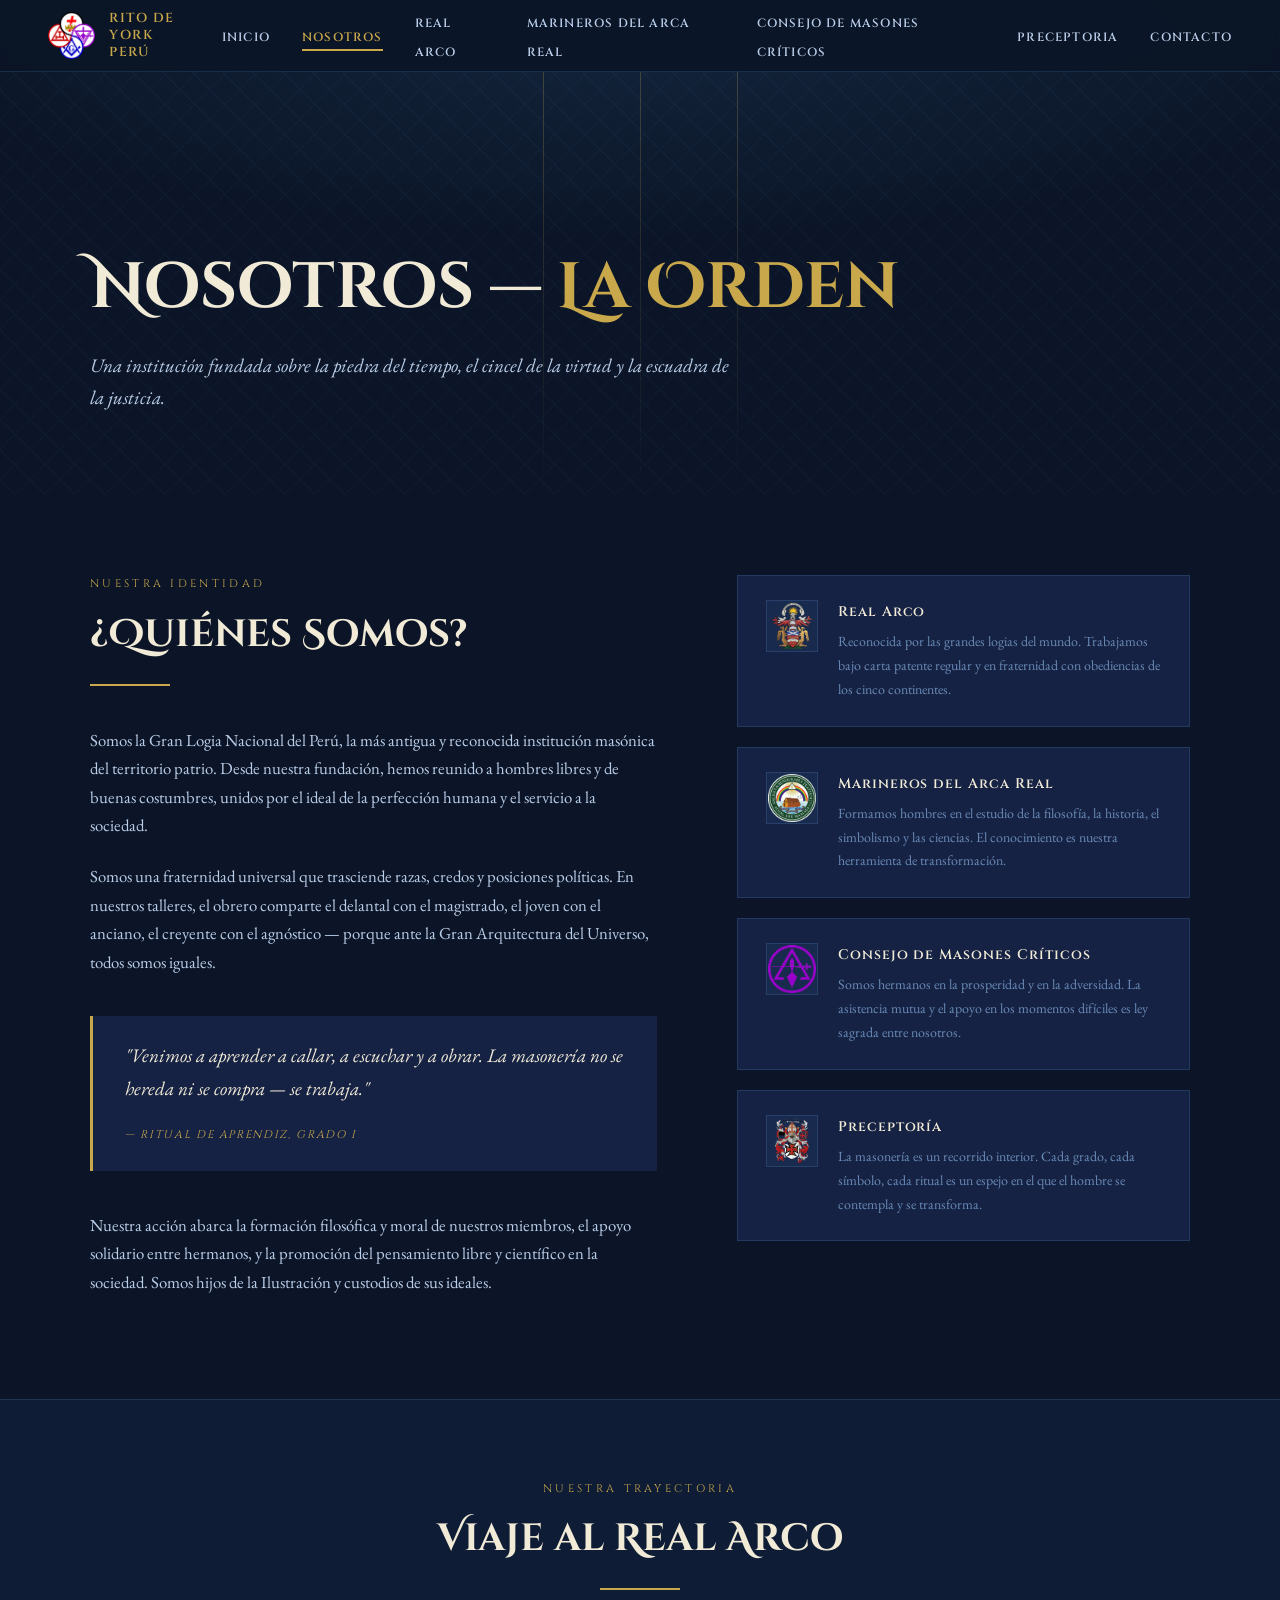
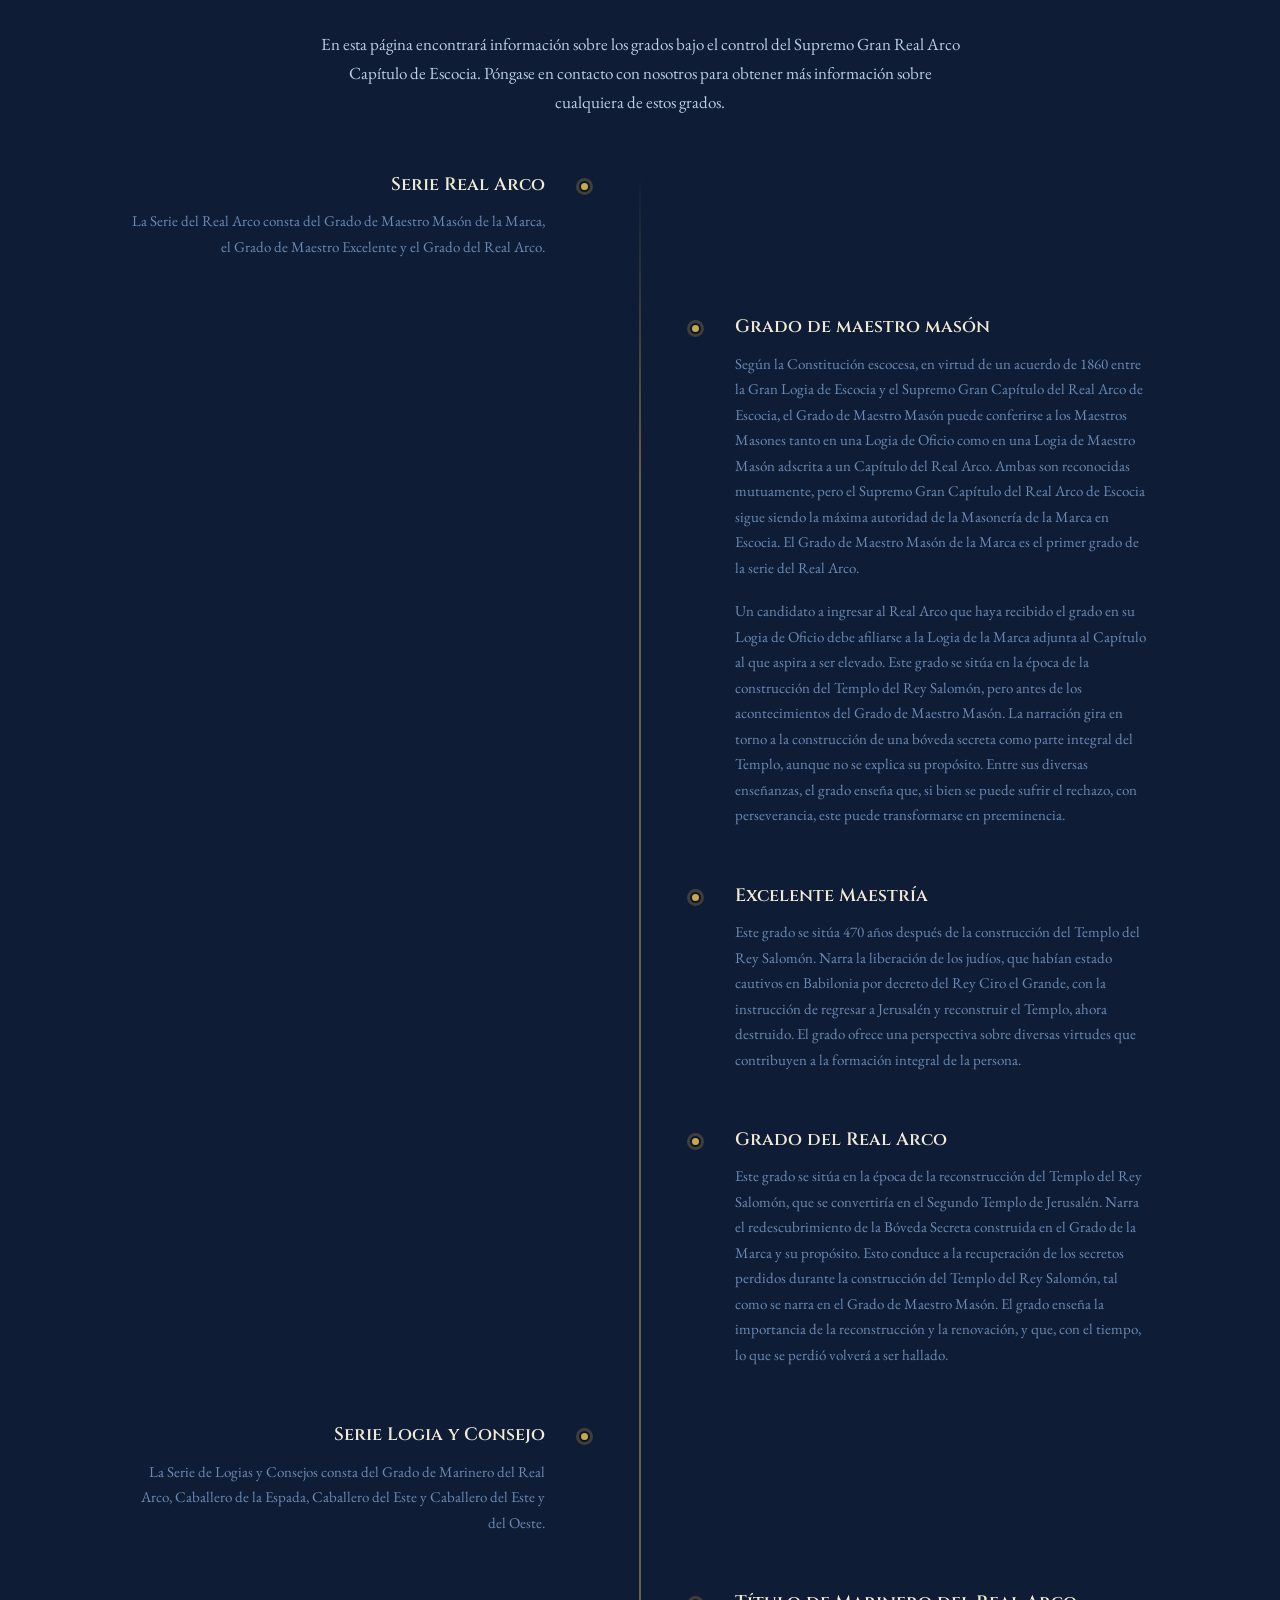
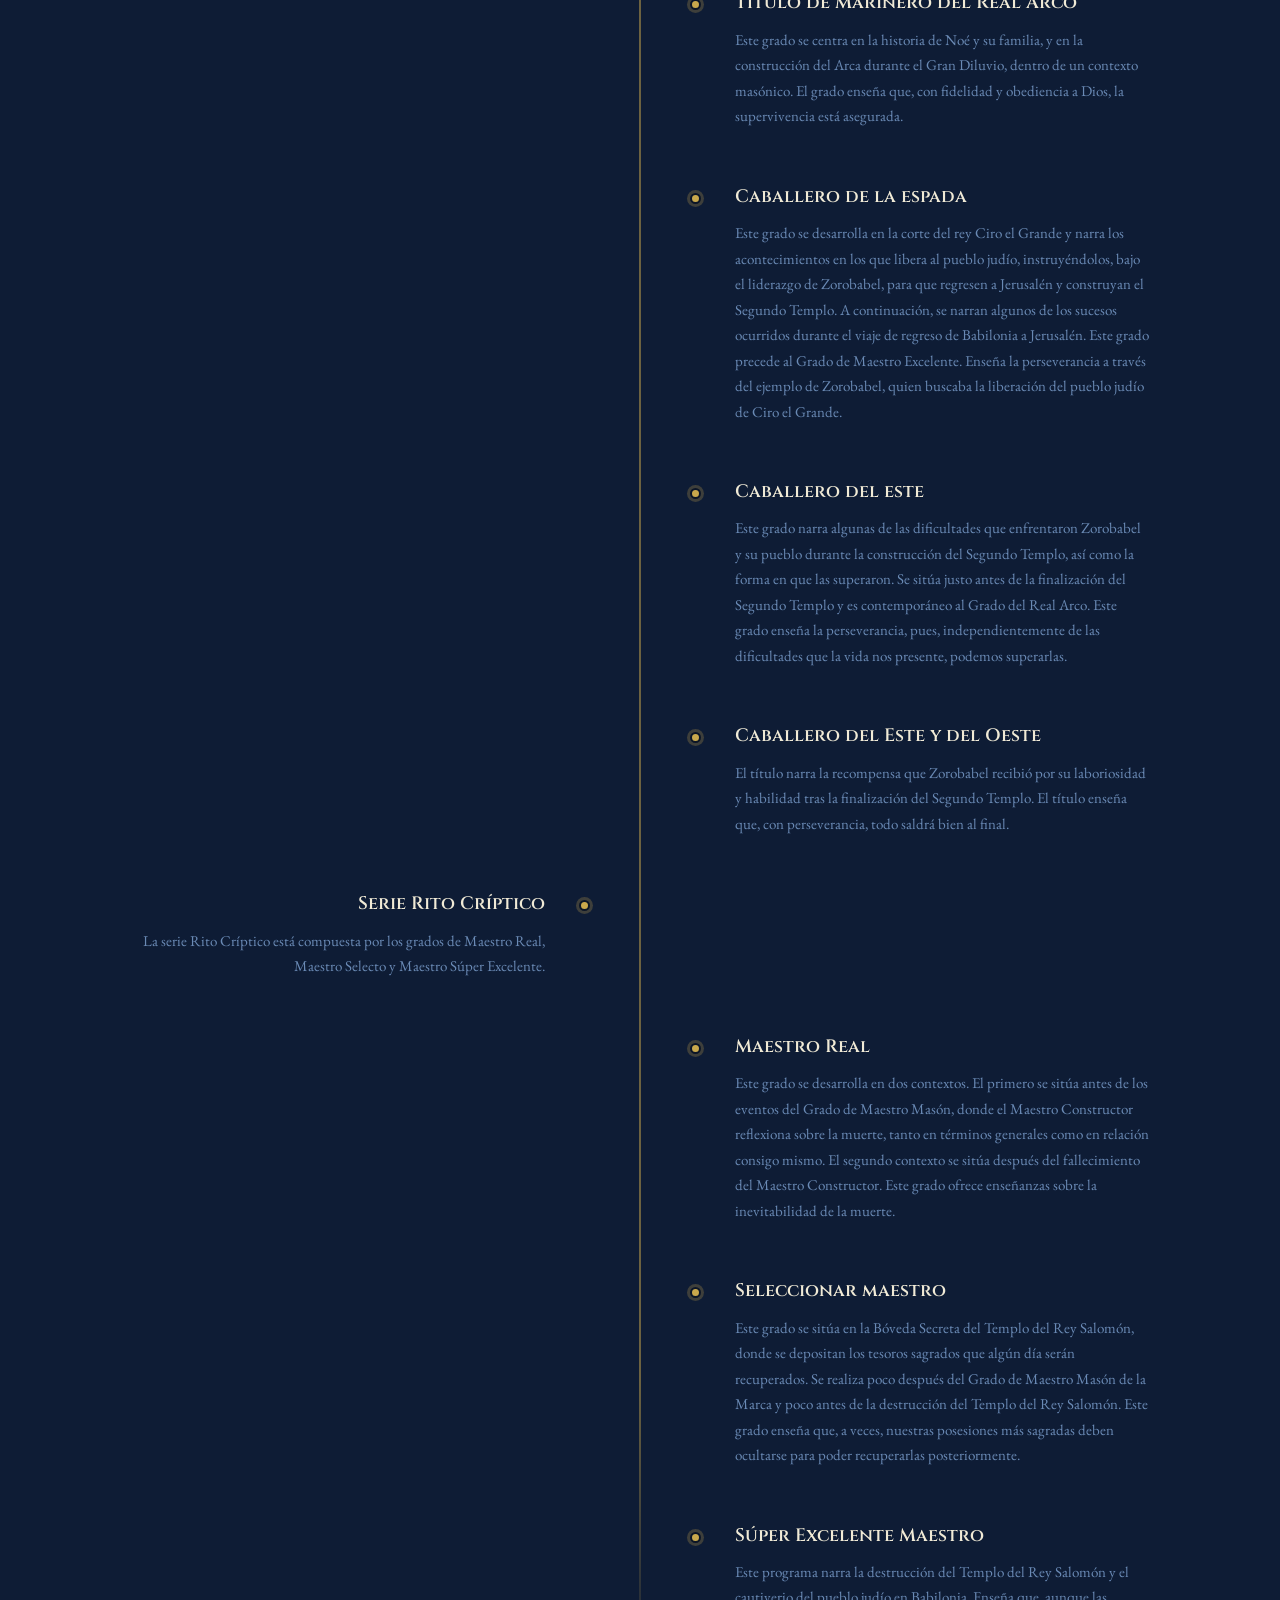
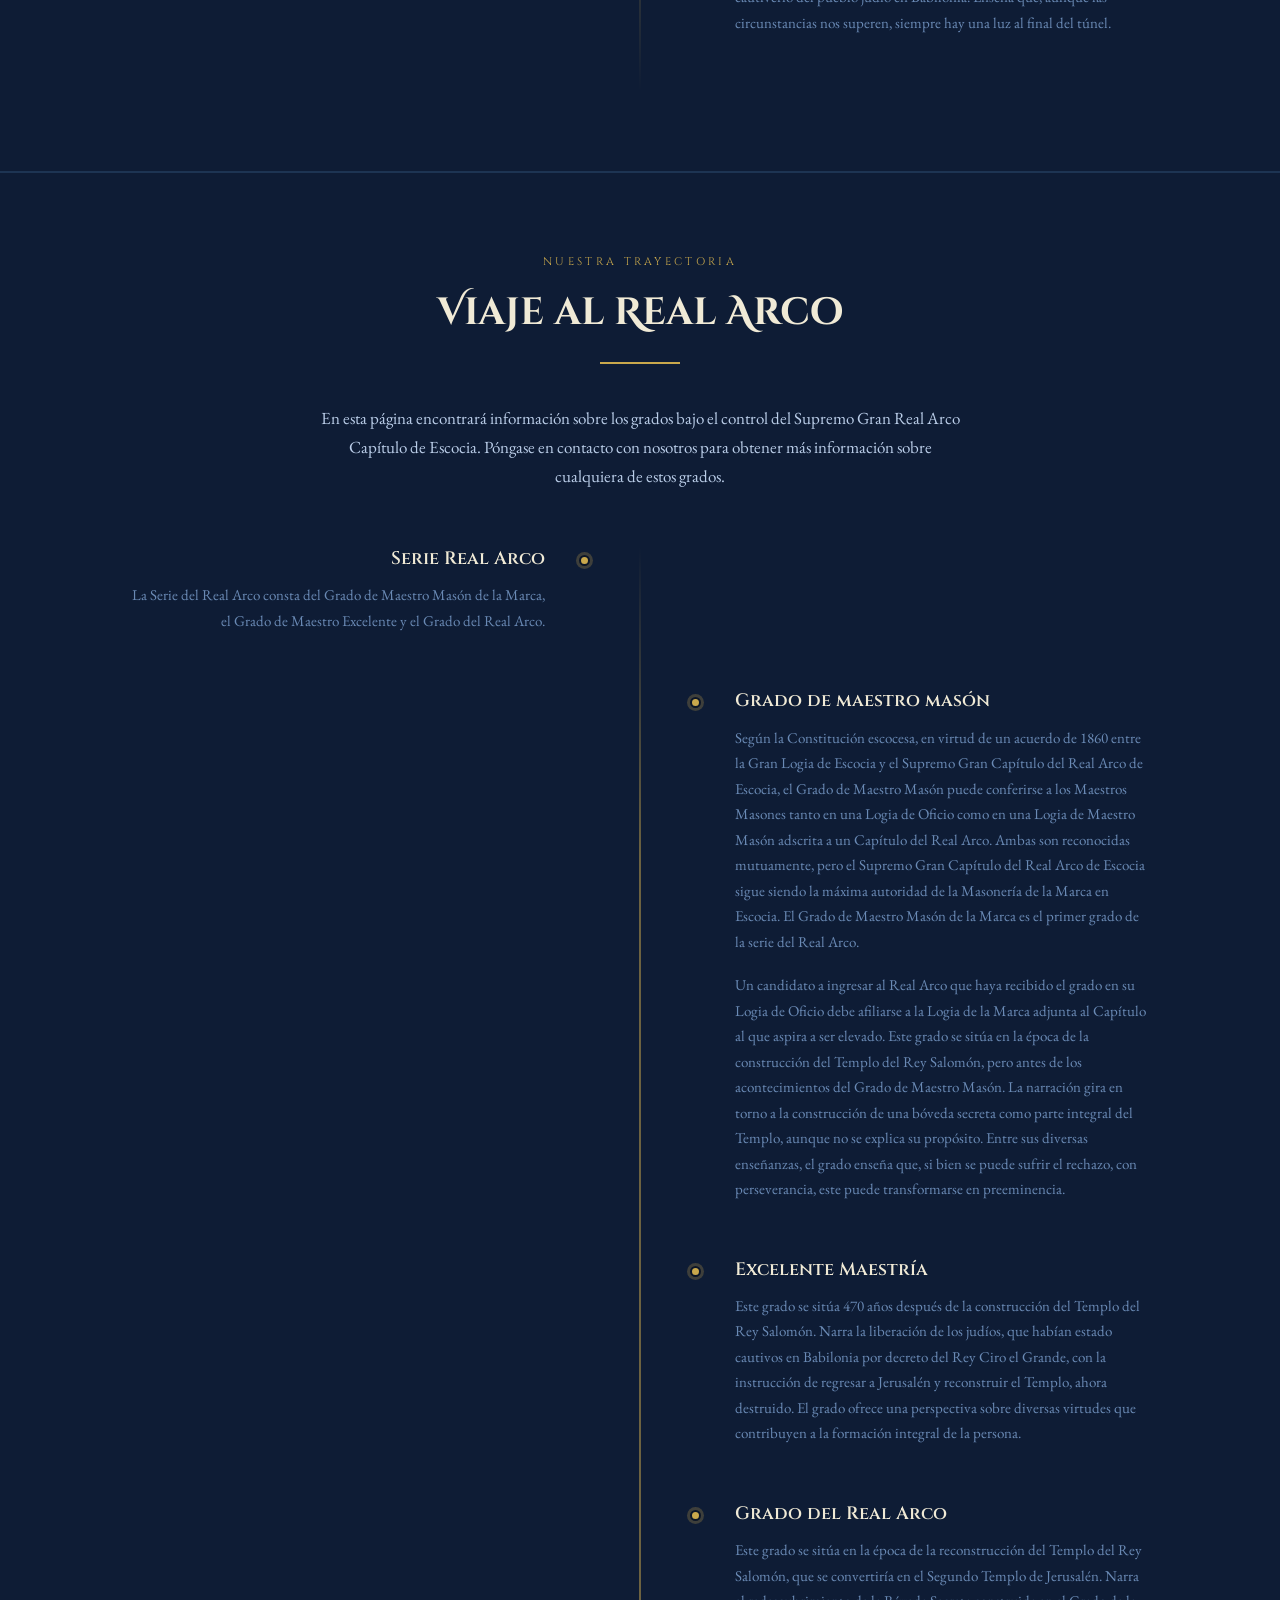
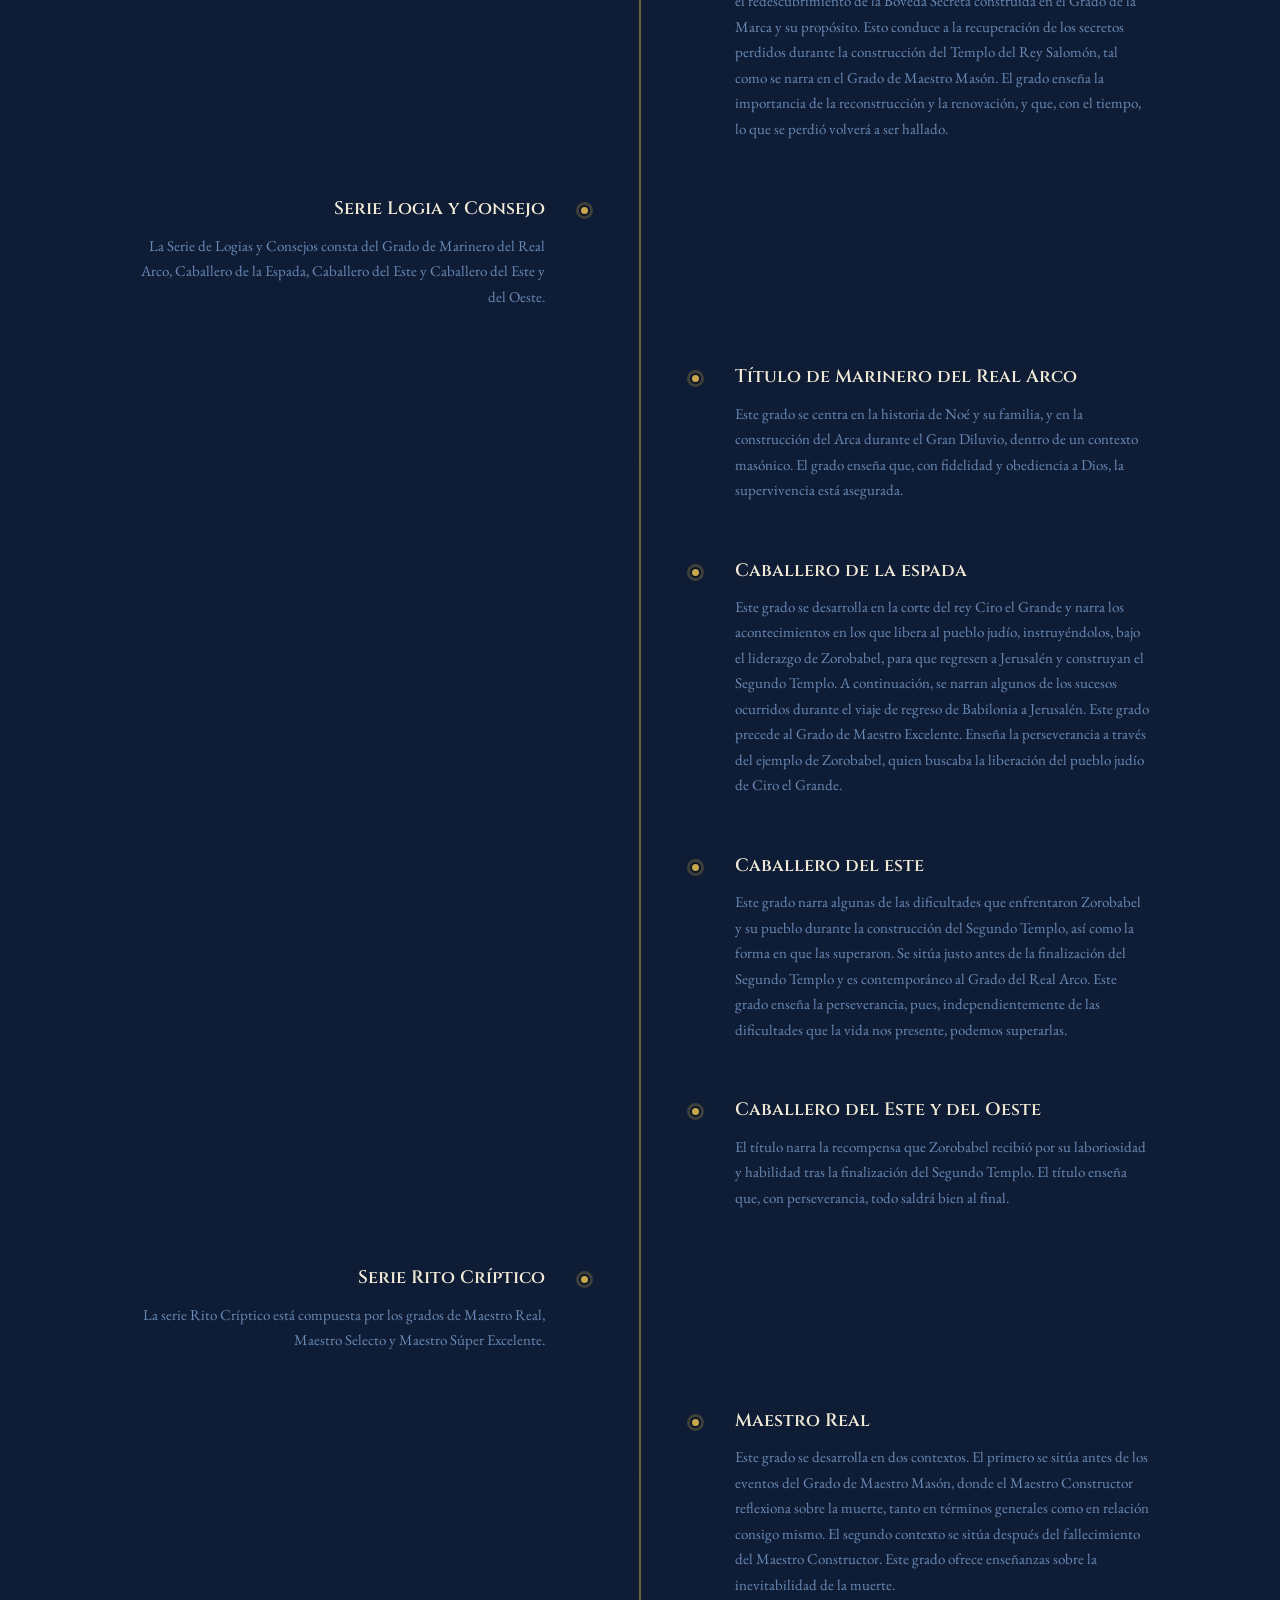
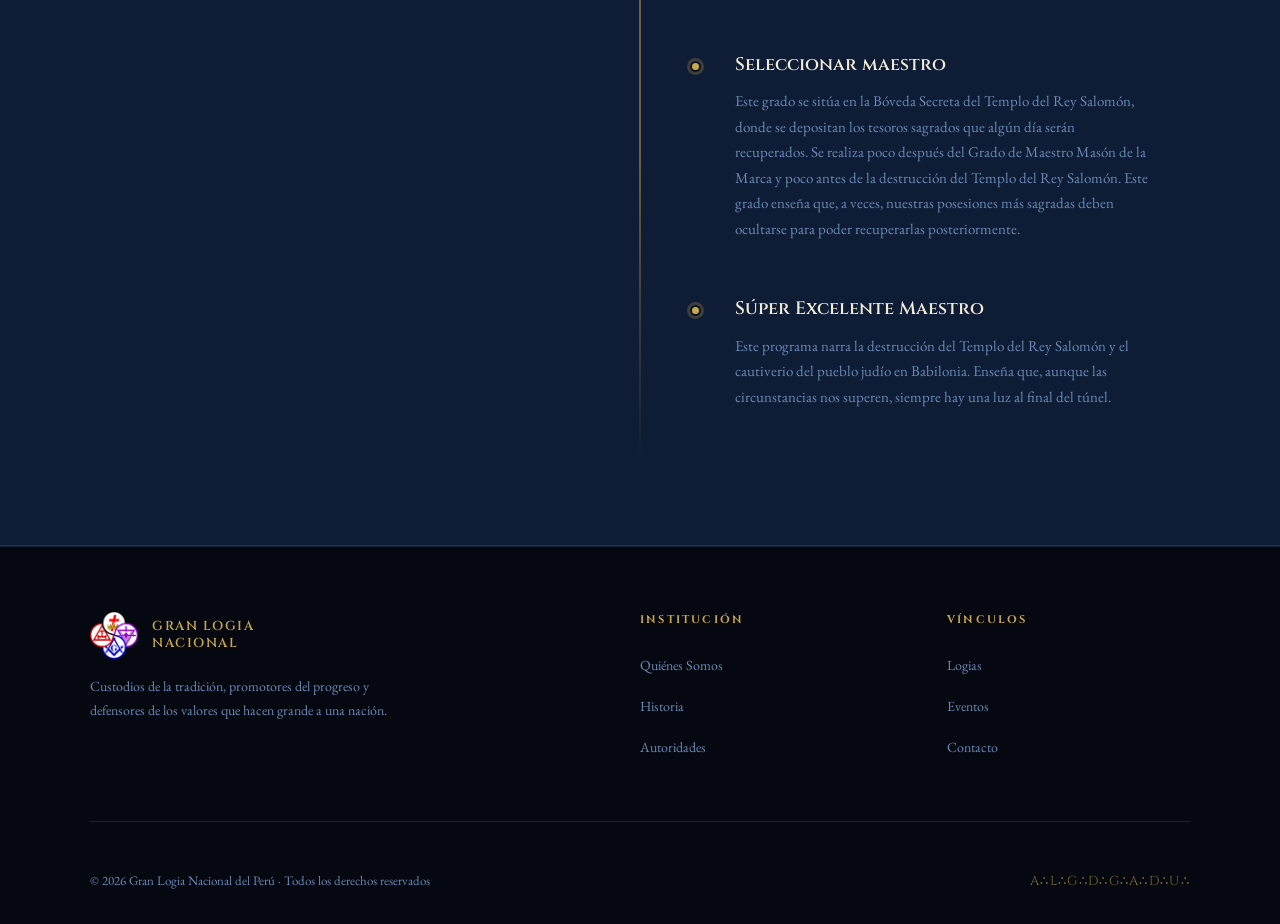
<file: nosotros.html>
<!DOCTYPE html>
<html lang="es">
<head>
<meta charset="UTF-8">
<meta name="viewport" content="width=device-width, initial-scale=1.0">
<title>Gran Logia — Quiénes Somos</title>
<link rel="preconnect" href="https://fonts.googleapis.com">
<link rel="preconnect" href="https://fonts.gstatic.com" crossorigin>
<link href="https://fonts.googleapis.com/css2?family=Cinzel:wght@400;600;700&family=Cinzel+Decorative:wght@400;700&family=EB+Garamond:ital,wght@0,400;0,500;1,400&display=swap" rel="stylesheet">
<link href="nosotros.css" rel="stylesheet">
<link href="styles.css" rel="stylesheet">
</head>
<body>

<!-- NAV -->
<nav>
  <a class="nav-logo" href="index.html">
    <div class="nav-emblem" style="border: none;">
      <img src="Imagenes/Rito de York.png" alt="Logo Rito de York Perú" 
           style="width:100%; height:100%; object-fit:contain;" />
    </div>
    <div class="nav-title">Rito de York <br><span>Perú</span></div>
  </a>

  <ul class="nav-links">
    <li><a href="index.html">Inicio</a></li>
    <li><a href="nosotros.html">Nosotros</a></li>
    <li><a href="RealArco.html">Real Arco</a></li>
    <li><a href="Marinero.html">Marineros del Arca Real</a></li>
    <li><a href="Masones.html">Consejo de Masones Críticos</a></li>
    <li><a href="Preceptoria.html">Preceptoria</a></li>
    <li><a href="contacto.html">Contacto</a></li>
  </ul>
</nav>

<!-- HERO NOSOTROS -->
<section class="nosotros-hero" style="padding-top: 72px;">
  <div class="nosotros-hero-bg"></div>
  <div class="nosotros-hero-pattern"></div>
  <div class="hero-columns">
    <div class="hero-col-line"></div>
    <div class="hero-col-line"></div>
    <div class="hero-col-line"></div>
  </div>
  <div class="nosotros-hero-content">
    <div class="breadcrumb"></div>
    <h1>Nosotros — <span>La Orden</span></h1>
    <p class="hero-lead">Una institución fundada sobre la piedra del tiempo, el cincel de la virtud y la escuadra de la justicia.</p>
  </div>
</section>

<!-- VISTA 1: QUIÉNES SOMOS -->
<section class="page-section" id="quienes">
  <div class="section-inner">
    <div class="quienes-grid">
      <div class="quienes-text reveal">
        <span class="section-label">Nuestra Identidad</span>
        <h2 class="section-title">¿Quiénes Somos?</h2>
        <div class="gold-line"></div>
        <p>Somos la Gran Logia Nacional del Perú, la más antigua y reconocida institución masónica del territorio patrio. Desde nuestra fundación, hemos reunido a hombres libres y de buenas costumbres, unidos por el ideal de la perfección humana y el servicio a la sociedad.</p>
        <p>Somos una fraternidad universal que trasciende razas, credos y posiciones políticas. En nuestros talleres, el obrero comparte el delantal con el magistrado, el joven con el anciano, el creyente con el agnóstico — porque ante la Gran Arquitectura del Universo, todos somos iguales.</p>
        <div class="quote-block">
          <blockquote>"Venimos a aprender a callar, a escuchar y a obrar. La masonería no se hereda ni se compra — se trabaja."</blockquote>
          <cite>— Ritual de Aprendiz, Grado I</cite>
        </div>
        <p>Nuestra acción abarca la formación filosófica y moral de nuestros miembros, el apoyo solidario entre hermanos, y la promoción del pensamiento libre y científico en la sociedad. Somos hijos de la Ilustración y custodios de sus ideales.</p>
      </div>

      <div class="identity-cards reveal">

        <!-- Card 1 → Real Arco -->
        <a href="RealArco.html" class="identity-card identity-card-link">
          <div class="identity-icon">
            <img src="Imagenes/LogoRealAarco.png" alt="Real Arco" 
                 style="width:48px; height:48px; object-fit:contain;" />
          </div>
          <div>
            <h4>Real Arco</h4>
            <p>Reconocida por las grandes logias del mundo. Trabajamos bajo carta patente regular y en fraternidad con obediencias de los cinco continentes.</p>
          </div>
        </a>

        <!-- Card 2 → Marineros -->
        <a href="Marinero.html" class="identity-card identity-card-link">
          <div class="identity-icon">
            <img src="Imagenes/LogoMarinero.png" alt="Marineros del Arca Real" 
                 style="width:48px; height:48px; object-fit:contain;" />
          </div>
          <div>
            <h4>Marineros del Arca Real</h4>
            <p>Formamos hombres en el estudio de la filosofía, la historia, el simbolismo y las ciencias. El conocimiento es nuestra herramienta de transformación.</p>
          </div>
        </a>

        <!-- Card 3 → Consejo de Masones -->
        <a href="Masones.html" class="identity-card identity-card-link">
          <div class="identity-icon">
            <img src="Imagenes/MasonesCriticos.png" alt="Consejo de Masones Críticos" 
                 style="width:48px; height:48px; object-fit:contain;" />
          </div>
          <div>
            <h4>Consejo de Masones Críticos</h4>
            <p>Somos hermanos en la prosperidad y en la adversidad. La asistencia mutua y el apoyo en los momentos difíciles es ley sagrada entre nosotros.</p>
          </div>
        </a>

        <!-- Card 4 → Preceptoría -->
        <a href="Preceptoria.html" class="identity-card identity-card-link">
          <div class="identity-icon">
            <img src="Imagenes/Preceptoria.png" alt="Preceptoría" 
                 style="width:48px; height:48px; object-fit:contain;" />
          </div>
          <div>
            <h4>Preceptoría</h4>
            <p>La masonería es un recorrido interior. Cada grado, cada símbolo, cada ritual es un espejo en el que el hombre se contempla y se transforma.</p>
          </div>
        </a>

      </div>
    </div>
  </div>
</section>
<!-- HISTORIA 1 -->
<section class="page-section dark" id="historia">
  <div class="section-inner">
  <div class="reveal" style="margin-bottom: 3.5rem; text-align: center;">
    <span class="section-label">Nuestra Trayectoria</span>
    <h2 class="section-title">Viaje al Real Arco</h2>
    <div class="gold-line" style="margin: 0 auto 2.5rem;"></div>
    <p style="color: var(--cream-muted); max-width: 640px; margin: 0 auto;">En esta página encontrará información sobre los grados bajo el control del Supremo Gran Real Arco Capítulo de Escocia. Póngase en contacto con nosotros para obtener más información sobre cualquiera de estos grados.</p>
  </div>
    <div class="timeline">

      <!-- 1 → izquierda -->
      <div class="timeline-item left">        
        <h3>Serie Real Arco</h3>
        <p>La Serie del Real Arco consta del Grado de Maestro Masón de la Marca, el Grado de Maestro Excelente y el Grado del Real Arco.</p>        
      </div>

      <!-- 2 → derecha -->
      <div class="timeline-item right">        
        <h3>Grado de maestro masón</h3>
        <p>Según la Constitución escocesa, en virtud de un acuerdo de 1860 entre la Gran Logia de Escocia y el Supremo Gran Capítulo del Real Arco de Escocia, el Grado de Maestro Masón puede conferirse a los Maestros Masones tanto en una Logia de Oficio como en una Logia de Maestro Masón adscrita a un Capítulo del Real Arco. Ambas son reconocidas mutuamente, pero el Supremo Gran Capítulo del Real Arco de Escocia sigue siendo la máxima autoridad de la Masonería de la Marca en Escocia. El Grado de Maestro Masón de la Marca es el primer grado de la serie del Real Arco.</p>
        <p>Un candidato a ingresar al Real Arco que haya recibido el grado en su Logia de Oficio debe afiliarse a la Logia de la Marca adjunta al Capítulo al que aspira a ser elevado. Este grado se sitúa en la época de la construcción del Templo del Rey Salomón, pero antes de los acontecimientos del Grado de Maestro Masón. La narración gira en torno a la construcción de una bóveda secreta como parte integral del Templo, aunque no se explica su propósito. Entre sus diversas enseñanzas, el grado enseña que, si bien se puede sufrir el rechazo, con perseverancia, este puede transformarse en preeminencia.</p>
      </div>

      <!-- 3 → derecha -->
      <div class="timeline-item right">        
        <h3>Excelente Maestría</h3>
        <p>Este grado se sitúa 470 años después de la construcción del Templo del Rey Salomón. Narra la liberación de los judíos, que habían estado cautivos en Babilonia por decreto del Rey Ciro el Grande, con la instrucción de regresar a Jerusalén y reconstruir el Templo, ahora destruido. El grado ofrece una perspectiva sobre diversas virtudes que contribuyen a la formación integral de la persona.</p>
      </div>

      <!-- 4 → derecha -->
      <div class="timeline-item right">        
        <h3>Grado del Real Arco</h3>
        <p>Este grado se sitúa en la época de la reconstrucción del Templo del Rey Salomón, que se convertiría en el Segundo Templo de Jerusalén. Narra el redescubrimiento de la Bóveda Secreta construida en el Grado de la Marca y su propósito. Esto conduce a la recuperación de los secretos perdidos durante la construcción del Templo del Rey Salomón, tal como se narra en el Grado de Maestro Masón. El grado enseña la importancia de la reconstrucción y la renovación, y que, con el tiempo, lo que se perdió volverá a ser hallado.</p>
      </div>

      <!-- 5 → izquierda -->
      <div class="timeline-item left">        
        <h3>Serie Logia y Consejo</h3>
        <p>La Serie de Logias y Consejos consta del Grado de Marinero del Real Arco, Caballero de la Espada, Caballero del Este y Caballero del Este y del Oeste.</p>
      </div>

      <!-- 6 → derecha -->
      <div class="timeline-item right">        
        <h3>Título de Marinero del Real Arco</h3>
        <p>Este grado se centra en la historia de Noé y su familia, y en la construcción del Arca durante el Gran Diluvio, dentro de un contexto masónico. El grado enseña que, con fidelidad y obediencia a Dios, la supervivencia está asegurada.</p>
      </div>

      <!-- 7 → derecha -->
      <div class="timeline-item right">        
        <h3>Caballero de la espada</h3>
        <p>Este grado se desarrolla en la corte del rey Ciro el Grande y narra los acontecimientos en los que libera al pueblo judío, instruyéndolos, bajo el liderazgo de Zorobabel, para que regresen a Jerusalén y construyan el Segundo Templo. A continuación, se narran algunos de los sucesos ocurridos durante el viaje de regreso de Babilonia a Jerusalén. Este grado precede al Grado de Maestro Excelente. Enseña la perseverancia a través del ejemplo de Zorobabel, quien buscaba la liberación del pueblo judío de Ciro el Grande.</p>
      </div>

      <!-- 8 → derecha -->
      <div class="timeline-item right">        
        <h3>Caballero del este</h3>
        <p>Este grado narra algunas de las dificultades que enfrentaron Zorobabel y su pueblo durante la construcción del Segundo Templo, así como la forma en que las superaron. Se sitúa justo antes de la finalización del Segundo Templo y es contemporáneo al Grado del Real Arco. Este grado enseña la perseverancia, pues, independientemente de las dificultades que la vida nos presente, podemos superarlas.</p>
      </div>

      <!-- 9 → derecha -->
      <div class="timeline-item right">        
        <h3>Caballero del Este y del Oeste</h3>
        <p>El título narra la recompensa que Zorobabel recibió por su laboriosidad y habilidad tras la finalización del Segundo Templo. El título enseña que, con perseverancia, todo saldrá bien al final.</p>
      </div>

      <!-- 10 → izquierda -->
      <div class="timeline-item left">        
        <h3>Serie Rito Críptico</h3>
        <p>La serie Rito Críptico está compuesta por los grados de Maestro Real, Maestro Selecto y Maestro Súper Excelente.</p>
      </div>

      <!-- 11 → derecha -->
      <div class="timeline-item right">        
        <h3>Maestro Real</h3>
        <p>Este grado se desarrolla en dos contextos. El primero se sitúa antes de los eventos del Grado de Maestro Masón, donde el Maestro Constructor reflexiona sobre la muerte, tanto en términos generales como en relación consigo mismo. El segundo contexto se sitúa después del fallecimiento del Maestro Constructor. Este grado ofrece enseñanzas sobre la inevitabilidad de la muerte.</p>
      </div>

      <!-- 12 → derecha -->
      <div class="timeline-item right">        
        <h3>Seleccionar maestro</h3>
        <p>Este grado se sitúa en la Bóveda Secreta del Templo del Rey Salomón, donde se depositan los tesoros sagrados que algún día serán recuperados. Se realiza poco después del Grado de Maestro Masón de la Marca y poco antes de la destrucción del Templo del Rey Salomón. Este grado enseña que, a veces, nuestras posesiones más sagradas deben ocultarse para poder recuperarlas posteriormente.</p>
      </div>

      <!-- 13 → derecha -->
      <div class="timeline-item right">        
        <h3>Súper Excelente Maestro</h3>
        <p>Este programa narra la destrucción del Templo del Rey Salomón y el cautiverio del pueblo judío en Babilonia. Enseña que, aunque las circunstancias nos superen, siempre hay una luz al final del túnel.</p>
      </div>

    </div>
  </div>
</section>

<!-- HISTORIA 2 -->
<section class="page-section dark" id="historia">
  <div class="section-inner">
  <div class="reveal" style="margin-bottom: 3.5rem; text-align: center;">
    <span class="section-label">Nuestra Trayectoria</span>
    <h2 class="section-title">Viaje al Real Arco</h2>
    <div class="gold-line" style="margin: 0 auto 2.5rem;"></div>
    <p style="color: var(--cream-muted); max-width: 640px; margin: 0 auto;">En esta página encontrará información sobre los grados bajo el control del Supremo Gran Real Arco Capítulo de Escocia. Póngase en contacto con nosotros para obtener más información sobre cualquiera de estos grados.</p>
  </div>
    <div class="timeline">

      <!-- 1 → izquierda -->
      <div class="timeline-item left">        
        <h3>Serie Real Arco</h3>
        <p>La Serie del Real Arco consta del Grado de Maestro Masón de la Marca, el Grado de Maestro Excelente y el Grado del Real Arco.</p>        
      </div>

      <!-- 2 → derecha -->
      <div class="timeline-item right">        
        <h3>Grado de maestro masón</h3>
        <p>Según la Constitución escocesa, en virtud de un acuerdo de 1860 entre la Gran Logia de Escocia y el Supremo Gran Capítulo del Real Arco de Escocia, el Grado de Maestro Masón puede conferirse a los Maestros Masones tanto en una Logia de Oficio como en una Logia de Maestro Masón adscrita a un Capítulo del Real Arco. Ambas son reconocidas mutuamente, pero el Supremo Gran Capítulo del Real Arco de Escocia sigue siendo la máxima autoridad de la Masonería de la Marca en Escocia. El Grado de Maestro Masón de la Marca es el primer grado de la serie del Real Arco.</p>
        <p>Un candidato a ingresar al Real Arco que haya recibido el grado en su Logia de Oficio debe afiliarse a la Logia de la Marca adjunta al Capítulo al que aspira a ser elevado. Este grado se sitúa en la época de la construcción del Templo del Rey Salomón, pero antes de los acontecimientos del Grado de Maestro Masón. La narración gira en torno a la construcción de una bóveda secreta como parte integral del Templo, aunque no se explica su propósito. Entre sus diversas enseñanzas, el grado enseña que, si bien se puede sufrir el rechazo, con perseverancia, este puede transformarse en preeminencia.</p>
      </div>

      <!-- 3 → derecha -->
      <div class="timeline-item right">        
        <h3>Excelente Maestría</h3>
        <p>Este grado se sitúa 470 años después de la construcción del Templo del Rey Salomón. Narra la liberación de los judíos, que habían estado cautivos en Babilonia por decreto del Rey Ciro el Grande, con la instrucción de regresar a Jerusalén y reconstruir el Templo, ahora destruido. El grado ofrece una perspectiva sobre diversas virtudes que contribuyen a la formación integral de la persona.</p>
      </div>

      <!-- 4 → derecha -->
      <div class="timeline-item right">        
        <h3>Grado del Real Arco</h3>
        <p>Este grado se sitúa en la época de la reconstrucción del Templo del Rey Salomón, que se convertiría en el Segundo Templo de Jerusalén. Narra el redescubrimiento de la Bóveda Secreta construida en el Grado de la Marca y su propósito. Esto conduce a la recuperación de los secretos perdidos durante la construcción del Templo del Rey Salomón, tal como se narra en el Grado de Maestro Masón. El grado enseña la importancia de la reconstrucción y la renovación, y que, con el tiempo, lo que se perdió volverá a ser hallado.</p>
      </div>

      <!-- 5 → izquierda -->
      <div class="timeline-item left">        
        <h3>Serie Logia y Consejo</h3>
        <p>La Serie de Logias y Consejos consta del Grado de Marinero del Real Arco, Caballero de la Espada, Caballero del Este y Caballero del Este y del Oeste.</p>
      </div>

      <!-- 6 → derecha -->
      <div class="timeline-item right">        
        <h3>Título de Marinero del Real Arco</h3>
        <p>Este grado se centra en la historia de Noé y su familia, y en la construcción del Arca durante el Gran Diluvio, dentro de un contexto masónico. El grado enseña que, con fidelidad y obediencia a Dios, la supervivencia está asegurada.</p>
      </div>

      <!-- 7 → derecha -->
      <div class="timeline-item right">        
        <h3>Caballero de la espada</h3>
        <p>Este grado se desarrolla en la corte del rey Ciro el Grande y narra los acontecimientos en los que libera al pueblo judío, instruyéndolos, bajo el liderazgo de Zorobabel, para que regresen a Jerusalén y construyan el Segundo Templo. A continuación, se narran algunos de los sucesos ocurridos durante el viaje de regreso de Babilonia a Jerusalén. Este grado precede al Grado de Maestro Excelente. Enseña la perseverancia a través del ejemplo de Zorobabel, quien buscaba la liberación del pueblo judío de Ciro el Grande.</p>
      </div>

      <!-- 8 → derecha -->
      <div class="timeline-item right">        
        <h3>Caballero del este</h3>
        <p>Este grado narra algunas de las dificultades que enfrentaron Zorobabel y su pueblo durante la construcción del Segundo Templo, así como la forma en que las superaron. Se sitúa justo antes de la finalización del Segundo Templo y es contemporáneo al Grado del Real Arco. Este grado enseña la perseverancia, pues, independientemente de las dificultades que la vida nos presente, podemos superarlas.</p>
      </div>

      <!-- 9 → derecha -->
      <div class="timeline-item right">        
        <h3>Caballero del Este y del Oeste</h3>
        <p>El título narra la recompensa que Zorobabel recibió por su laboriosidad y habilidad tras la finalización del Segundo Templo. El título enseña que, con perseverancia, todo saldrá bien al final.</p>
      </div>

      <!-- 10 → izquierda -->
      <div class="timeline-item left">        
        <h3>Serie Rito Críptico</h3>
        <p>La serie Rito Críptico está compuesta por los grados de Maestro Real, Maestro Selecto y Maestro Súper Excelente.</p>
      </div>

      <!-- 11 → derecha -->
      <div class="timeline-item right">        
        <h3>Maestro Real</h3>
        <p>Este grado se desarrolla en dos contextos. El primero se sitúa antes de los eventos del Grado de Maestro Masón, donde el Maestro Constructor reflexiona sobre la muerte, tanto en términos generales como en relación consigo mismo. El segundo contexto se sitúa después del fallecimiento del Maestro Constructor. Este grado ofrece enseñanzas sobre la inevitabilidad de la muerte.</p>
      </div>

      <!-- 12 → derecha -->
      <div class="timeline-item right">        
        <h3>Seleccionar maestro</h3>
        <p>Este grado se sitúa en la Bóveda Secreta del Templo del Rey Salomón, donde se depositan los tesoros sagrados que algún día serán recuperados. Se realiza poco después del Grado de Maestro Masón de la Marca y poco antes de la destrucción del Templo del Rey Salomón. Este grado enseña que, a veces, nuestras posesiones más sagradas deben ocultarse para poder recuperarlas posteriormente.</p>
      </div>

      <!-- 13 → derecha -->
      <div class="timeline-item right">        
        <h3>Súper Excelente Maestro</h3>
        <p>Este programa narra la destrucción del Templo del Rey Salomón y el cautiverio del pueblo judío en Babilonia. Enseña que, aunque las circunstancias nos superen, siempre hay una luz al final del túnel.</p>
      </div>

    </div>
  </div>
</section>

<!-- FOOTER -->
<footer id="contacto">
  <div class="footer-inner">
    <div class="footer-grid">
      <div class="footer-brand">
        <div class="nav-logo" style="margin-bottom: 1rem;">
          <div class="nav-emblem" style="border: none;">
            <img src="Imagenes/Rito de York.png" alt="Logo Rito de York Perú" 
                 style="width:100%; height:100%; object-fit:contain;" />
          </div>
          <div class="nav-title">Gran Logia<br>Nacional</div>
        </div>
        <p>Custodios de la tradición, promotores del progreso y defensores de los valores que hacen grande a una nación.</p>
      </div>
      <div class="footer-col">
        <h5>Institución</h5>
        <ul>
          <li><a href="nosotros.html">Quiénes Somos</a></li>
          <li><a href="#">Historia</a></li>
          <li><a href="#">Autoridades</a></li>
        </ul>
      </div>
      <div class="footer-col">
        <h5>Vínculos</h5>
        <ul>
          <li><a href="#logias">Logias</a></li>
          <li><a href="#">Eventos</a></li>
          <li><a href="#">Contacto</a></li>
        </ul>
      </div>
    </div>
    <div class="footer-bottom">
      <p>© 2026 Gran Logia Nacional del Perú · Todos los derechos reservados</p>
      <span class="footer-masonic">A∴L∴G∴D∴G∴A∴D∴U∴</span>
    </div>
  </div>
</footer>

<script>
const observer = new IntersectionObserver(entries => {
  entries.forEach(e => { if (e.isIntersecting) e.target.classList.add('visible'); });
}, { threshold: 0.08 });

document.querySelectorAll('.reveal, .timeline-item').forEach(el => observer.observe(el));

const links = document.querySelectorAll('.nav-links a');
const currentPage = window.location.pathname.split('/').pop();
links.forEach(link => {
  const linkPage = link.getAttribute('href').split('/').pop();
  if (linkPage === currentPage) {
    link.classList.add('active');
  }
});
</script>
</body>
</html>
</file>
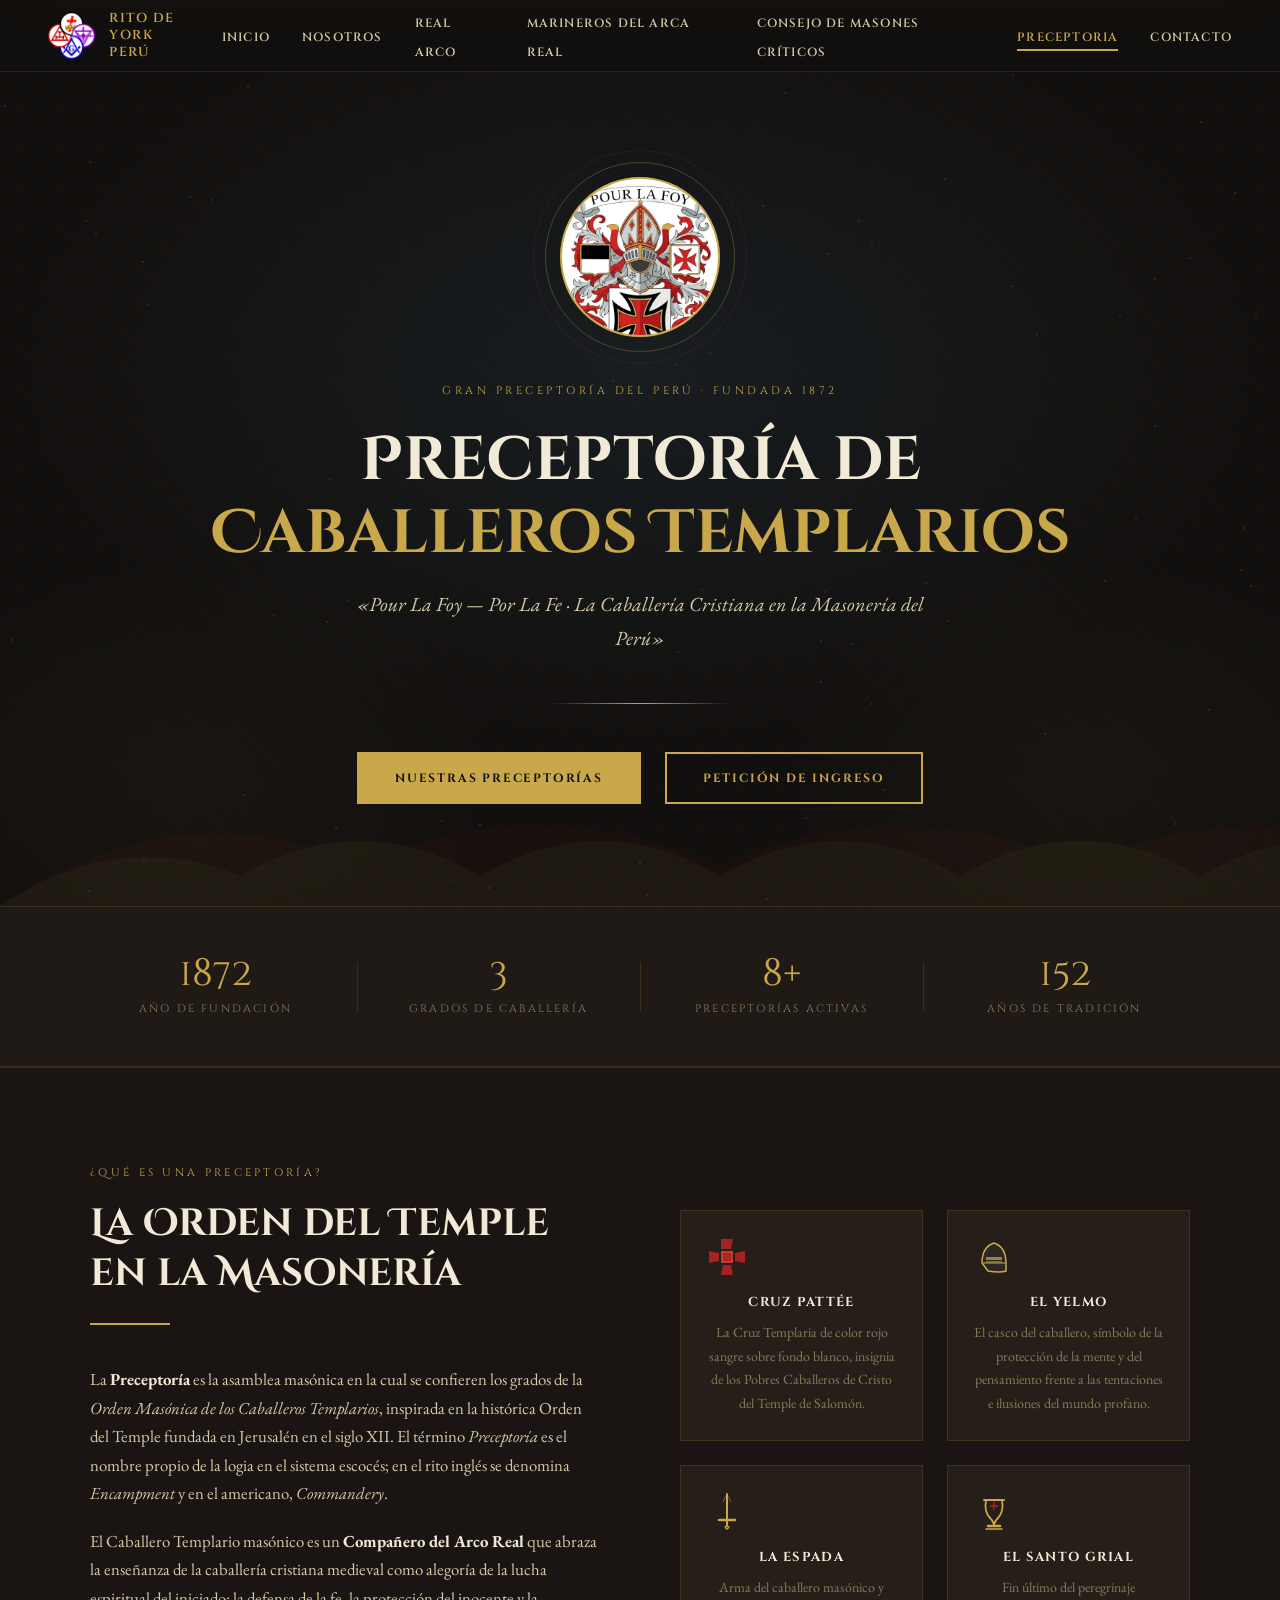
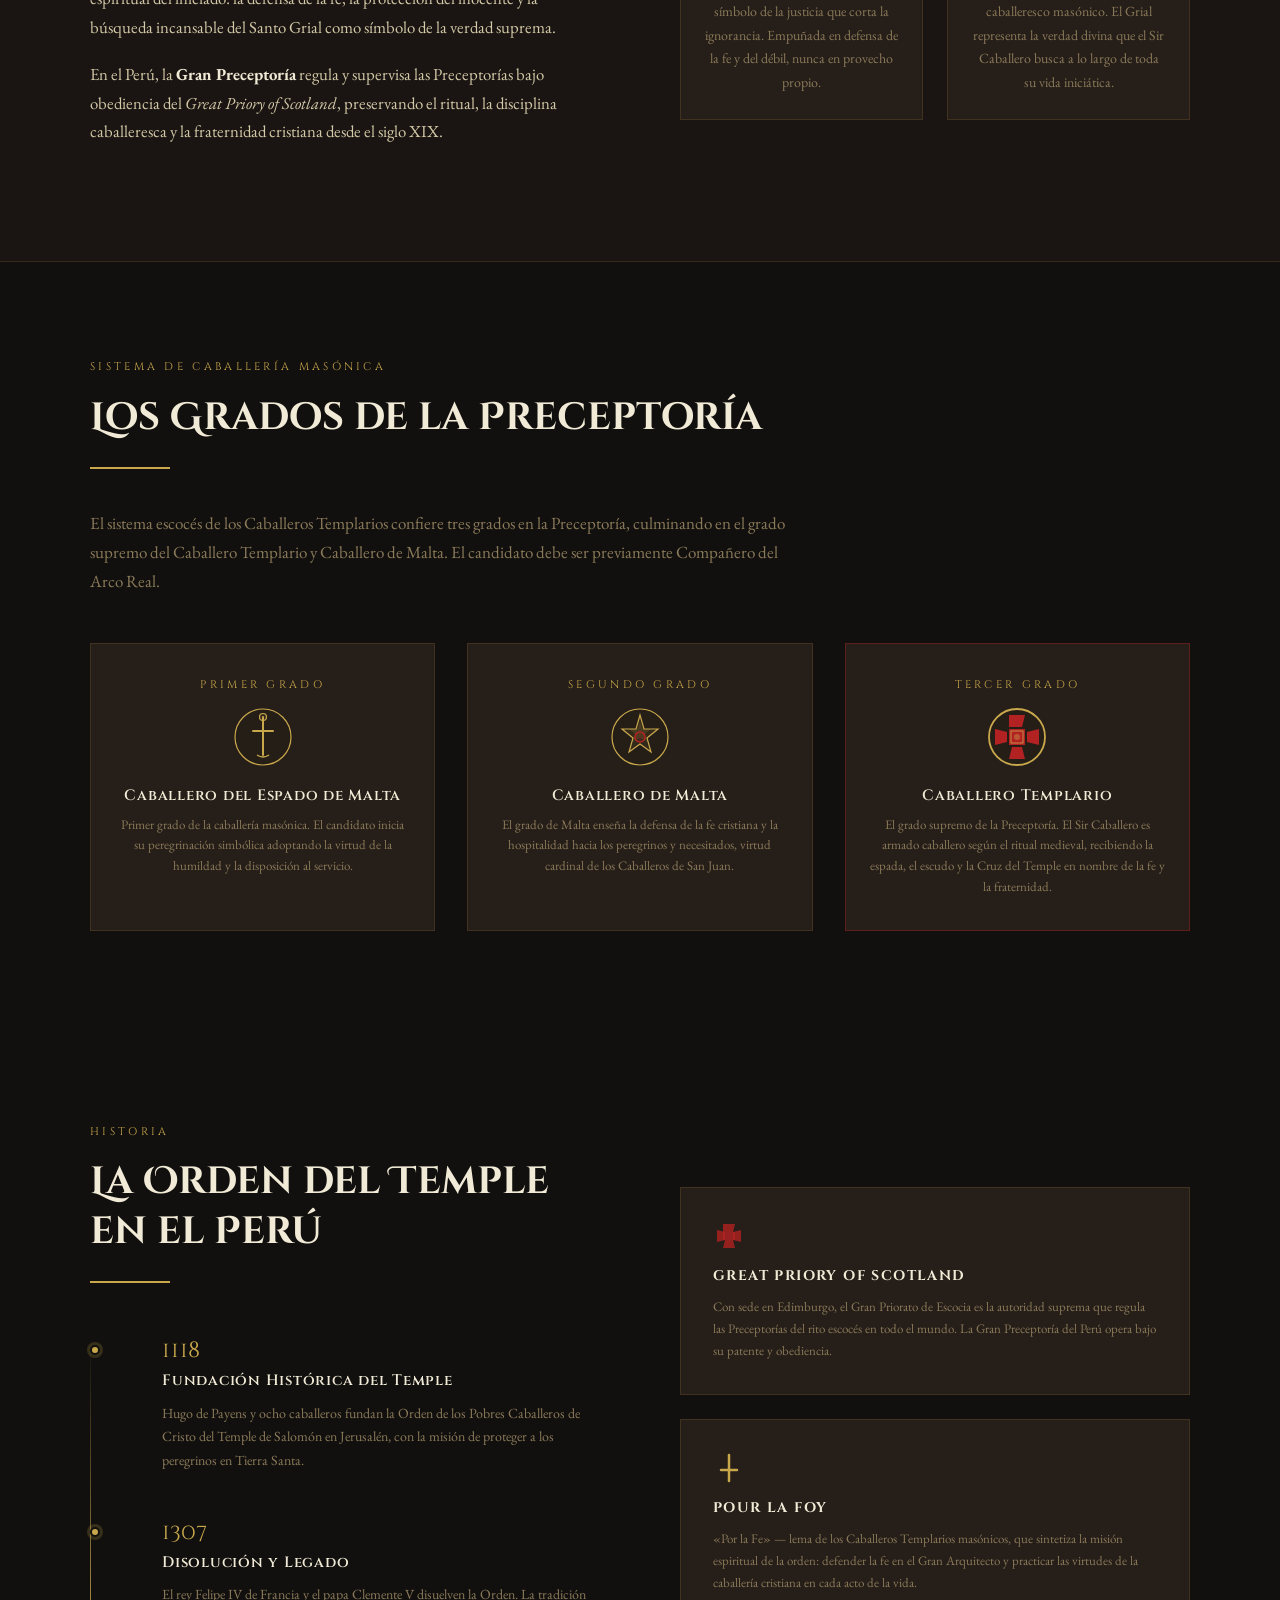
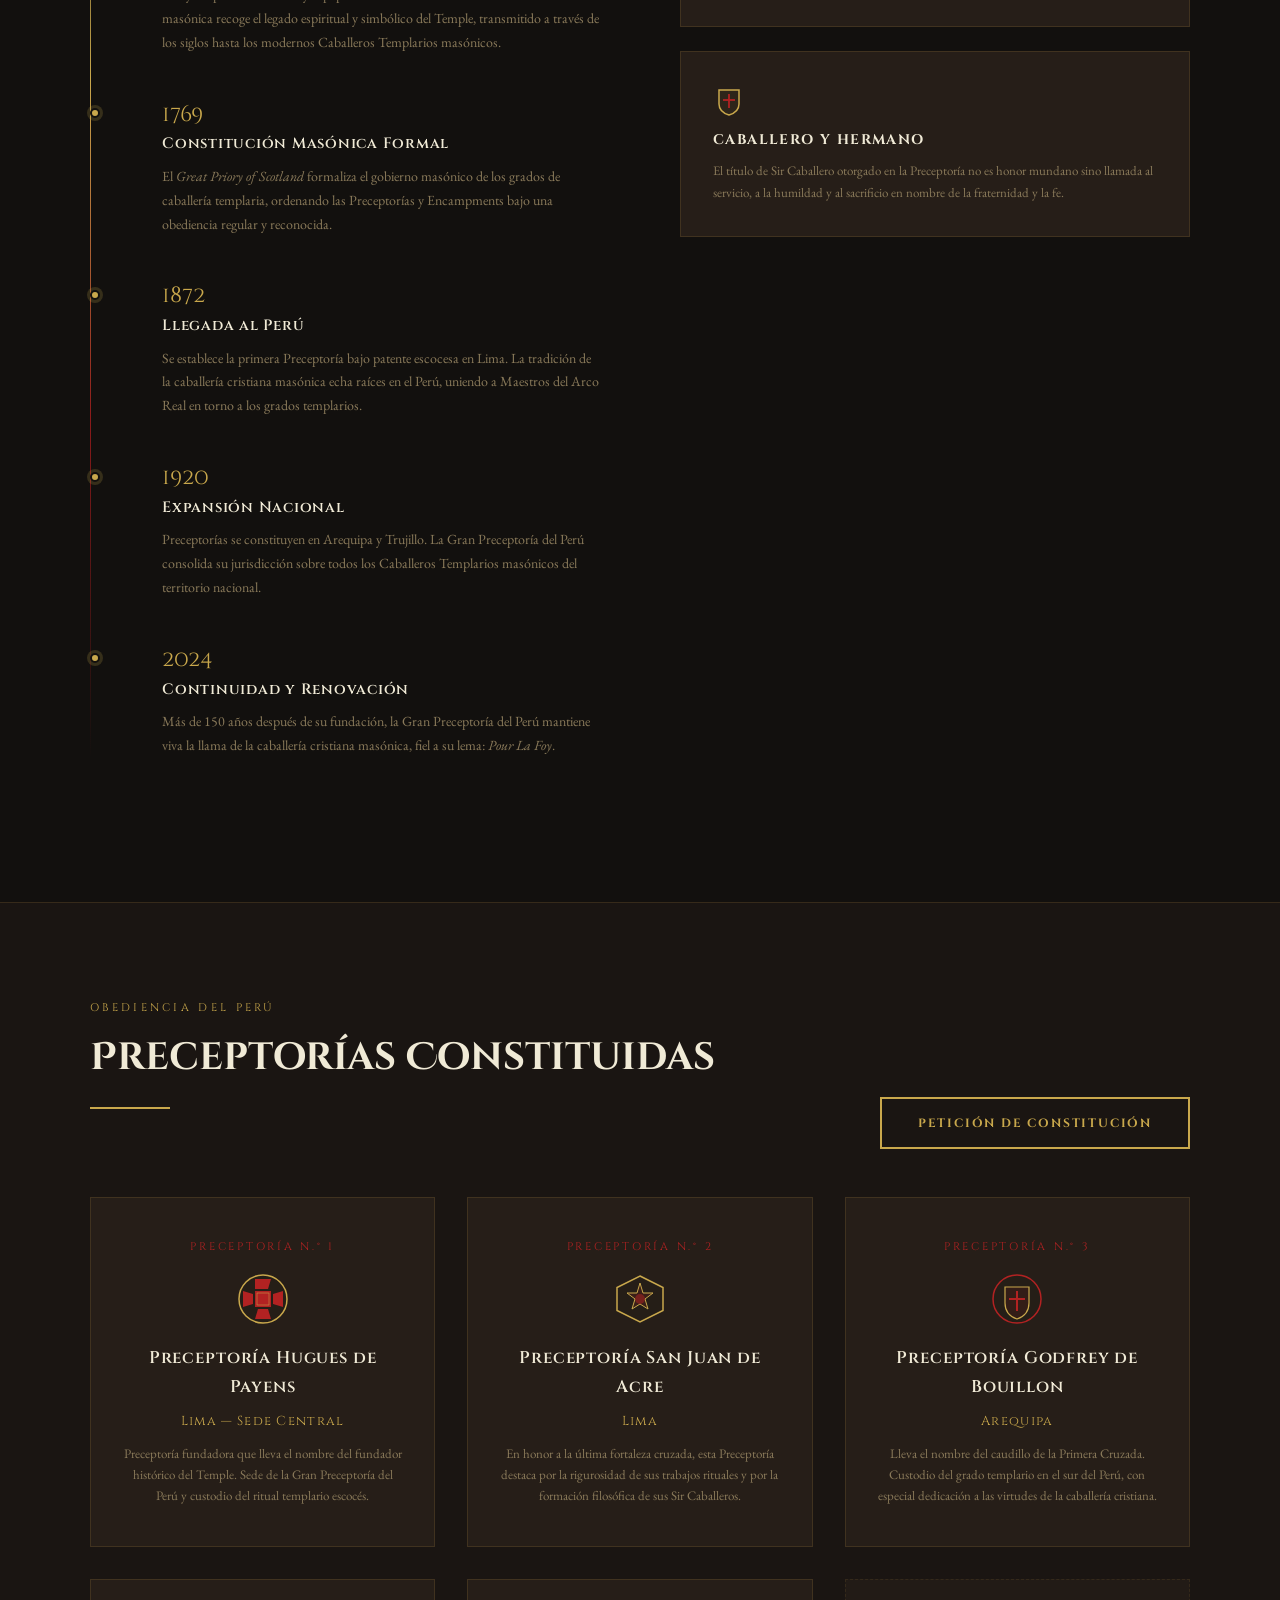
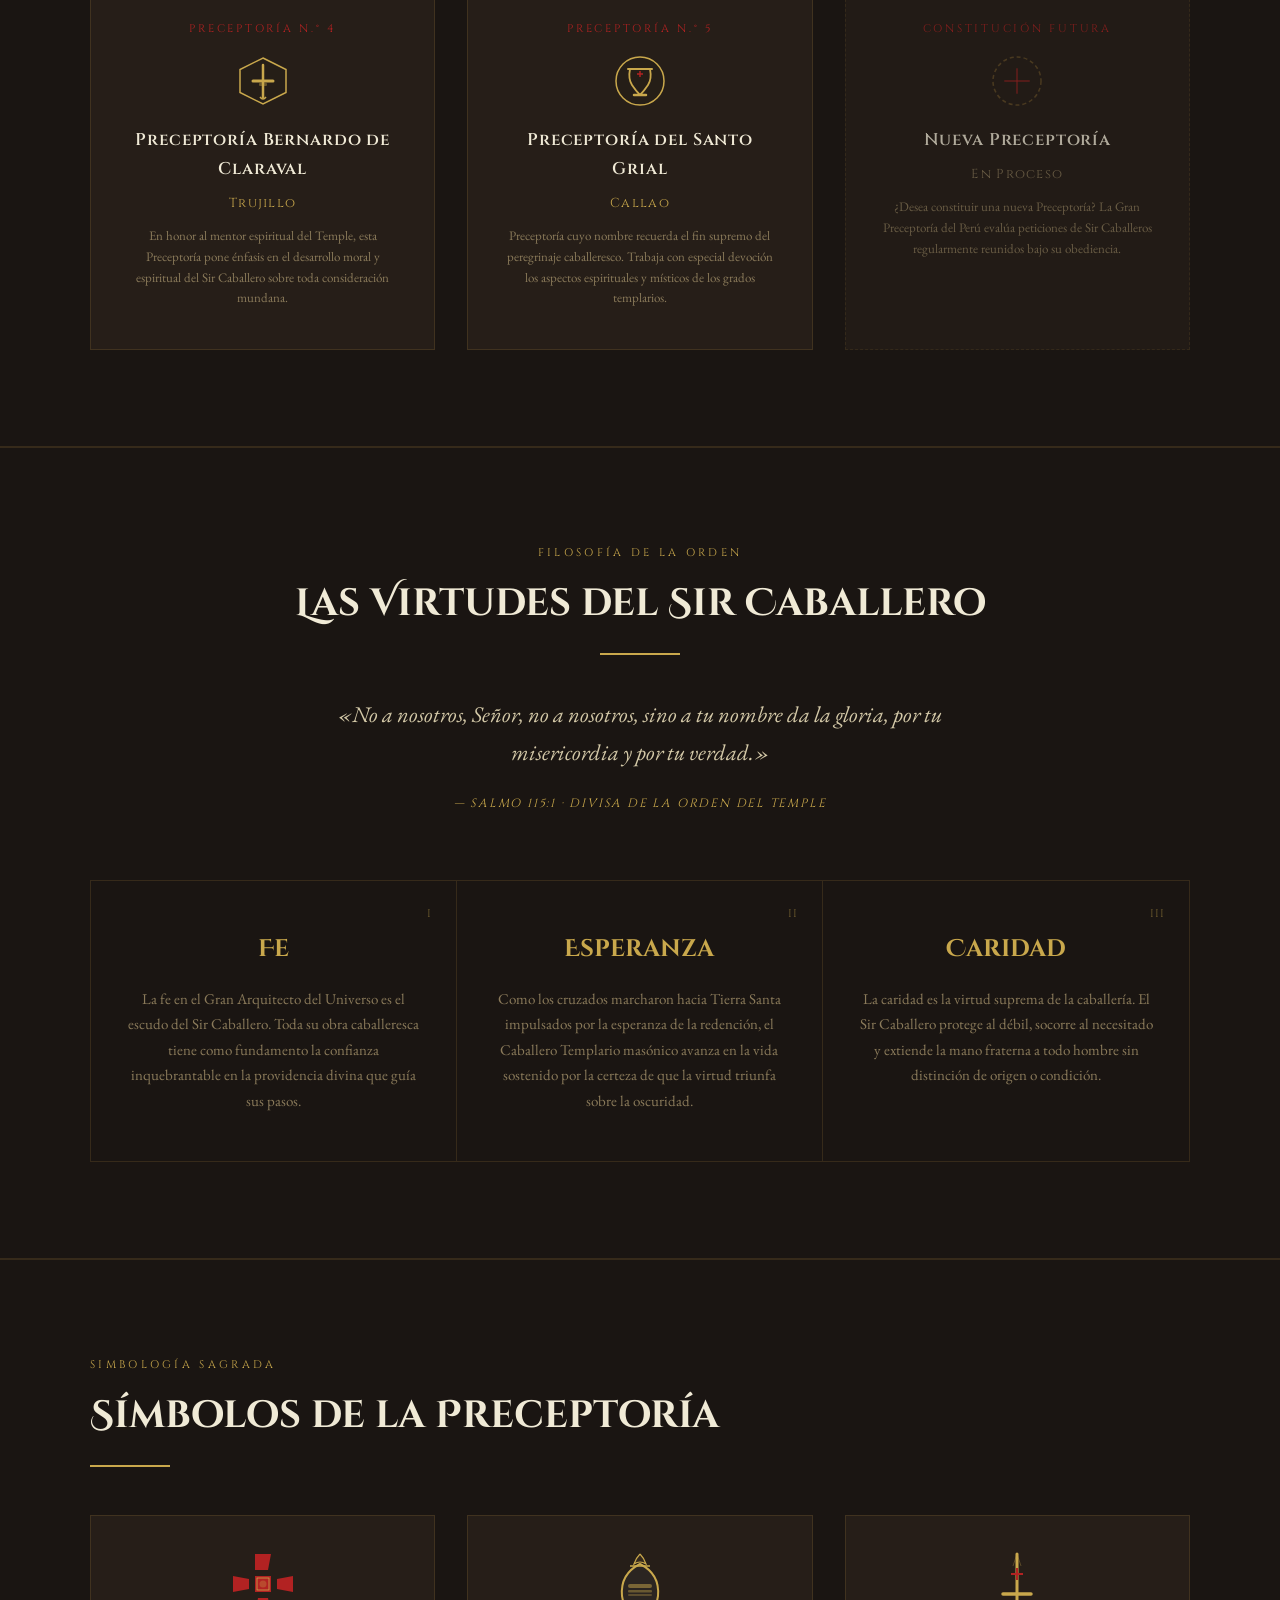
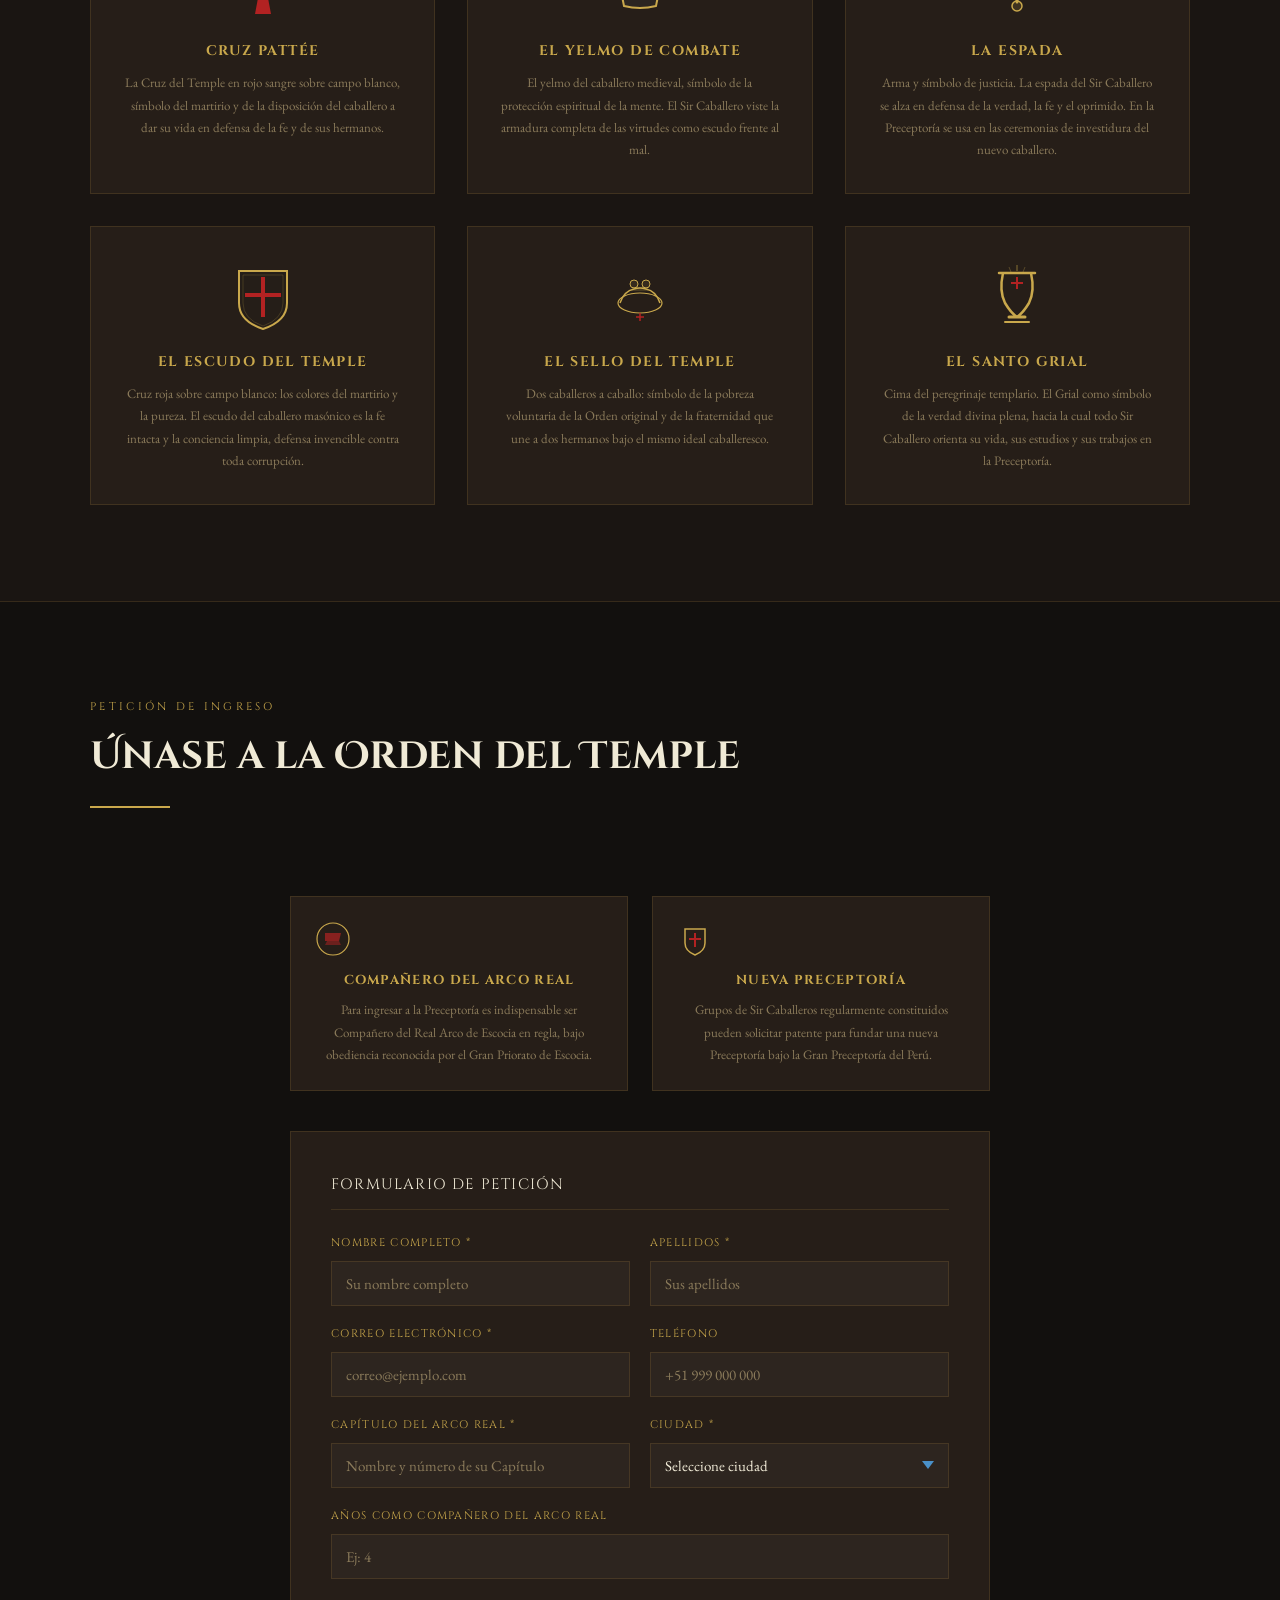
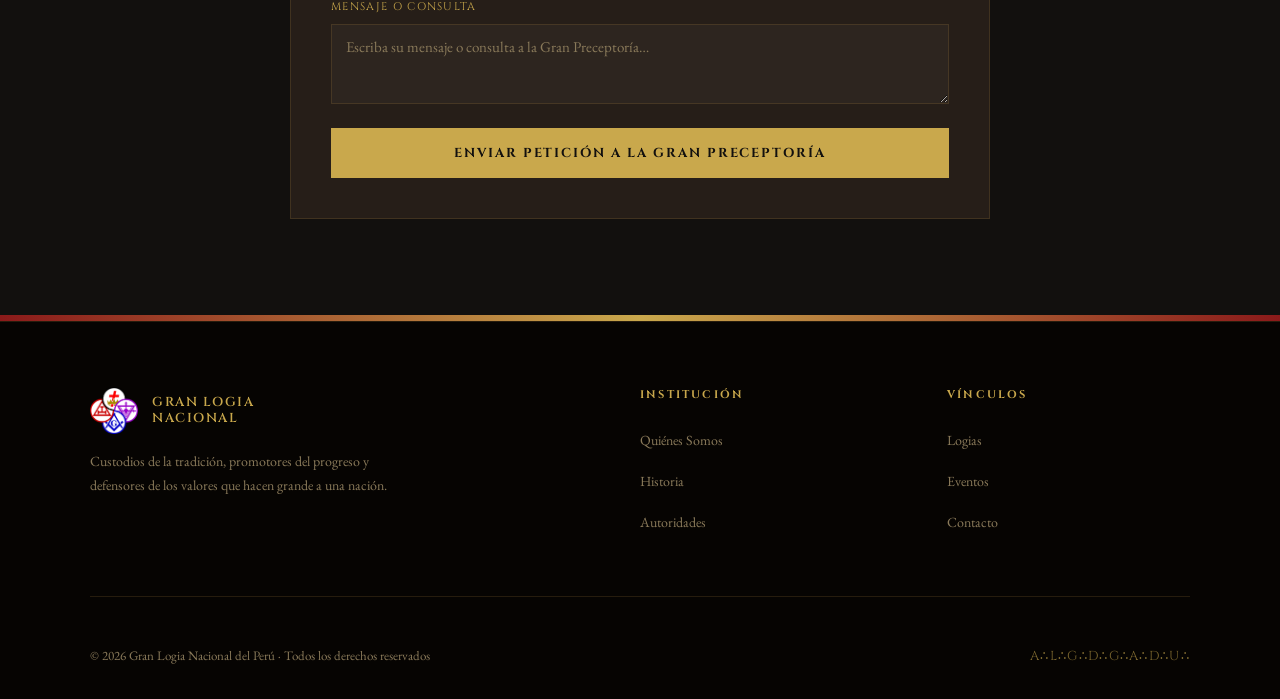
<file: Preceptoria.html>
<!DOCTYPE html>
<html lang="es">
<head>
  <meta charset="UTF-8" />
  <meta name="viewport" content="width=device-width, initial-scale=1.0" />
  <title>Preceptoría — Caballeros Templarios — Distrito Perú</title>
  <link rel="preconnect" href="https://fonts.googleapis.com" />
  <link rel="preconnect" href="https://fonts.gstatic.com" crossorigin />
  <link href="https://fonts.googleapis.com/css2?family=Cinzel:wght@400;600;700&family=Cinzel+Decorative:wght@400;700&family=EB+Garamond:ital,wght@0,400;0,500;1,400&display=swap" rel="stylesheet" />
  <link rel="stylesheet" href="styles.css" />

  <style>
    /* ─── PRECEPTORÍA COLOUR OVERRIDES — Crimson & Steel ─── */
    :root {
      --gold:          #C9A84C;
      --gold-light:    #E8C97A;
      --gold-dark:     #8B6914;
      --crimson:       #8B1A1A;
      --crimson-mid:   #A01E1E;
      --crimson-light: #C0292929;
      --steel:         #4A4E5A;
      --steel-light:   #6B7280;
      --navy:          #12100E;
      --navy-mid:      #1A1512;
      --navy-panel:    #201A16;
      --navy-card:     #261E18;
      --navy-light:    #2E2318;
      --cream:         #F0EAD6;
      --cream-muted:   #D4C9A8;
      --text-muted:    #8A7A5A;
      --border:        rgba(180,140,60,0.18);
      --border-strong: rgba(180,140,60,0.5);
      --accent:        #B22222;
    }

    /* ─── HERO BADGE ─── */
    .hero-badge-wrap {
      position: relative;
      width: 170px; height: 170px;
      margin: 0 auto 2.5rem;
      display: flex; align-items: center; justify-content: center;
    }
    .hero-badge-wrap::before,
    .hero-badge-wrap::after {
      content: ''; position: absolute; border-radius: 50%;
      animation: pulse-ring 4s ease-in-out infinite;
    }
    .hero-badge-wrap::before { inset:-10px; border:1px solid rgba(201,168,76,0.3); animation-delay:0.7s; }
    .hero-badge-wrap::after  { inset:-22px; border:1px solid rgba(178,34,34,0.2); animation-delay:1.4s; }

    .hero-badge-img {
  width: 160px;
  height: 160px;
  border-radius: 50%;
  border: 2.5px solid var(--gold);
  object-fit: cover;
  object-position: center top;
  display: block;
  background: white;   /* ← blanco */
}

.hero-badge-placeholder {
  width: 160px;
  height: 160px;
  border-radius: 50%;
  border: 2.5px solid var(--gold);
  display: flex;
  align-items: center;
  justify-content: center;
  background: white;   /* ← blanco */
  overflow: hidden;
}

    /* ─── BLOOD-RED TOP BAND ─── */
    .crimson-band {
      width:100%; height:6px;
      background: linear-gradient(90deg, #8B1A1A 0%, #C9A84C 50%, #8B1A1A 100%);
    }

    /* ─── FLAME DECO (hero) ─── */
    .hero-flames {
      position:absolute; bottom:0; left:0; right:0;
      height:200px; pointer-events:none; overflow:hidden; opacity:0.06;
    }

    /* ─── GRADOS ─── */
    .degrees { background: var(--navy); }
    .degrees-grid {
      display:grid; grid-template-columns:repeat(3,1fr);
      gap:2rem; margin-top:3rem;
    }
    .degree-card {
      background:var(--navy-card); border:1px solid var(--border);
      padding:2rem 1.5rem; text-align:center;
      transition:all 0.3s; position:relative; overflow:hidden;
    }
    .degree-card::before {
      content:''; position:absolute;
      top:0; left:0; right:0; height:3px;
      background:linear-gradient(90deg, var(--crimson), var(--gold), var(--crimson));
      transform:scaleX(0); transition:transform 0.3s;
    }
    .degree-card:hover { border-color:var(--gold); transform:translateY(-4px); box-shadow:0 20px 60px rgba(0,0,0,0.6); }
    .degree-card:hover::before { transform:scaleX(1); }
    .degree-roman { font-family:'Cinzel',serif; font-size:11px; letter-spacing:0.3em; color:var(--gold); text-transform:uppercase; margin-bottom:0.75rem; }
    .degree-svg { margin:0 auto 1.2rem; display:block; }
    .degree-card h3 { font-family:'Cinzel',serif; font-size:15px; font-weight:600; color:var(--cream); margin-bottom:0.5rem; letter-spacing:0.05em; line-height:1.35; }
    .degree-card p { font-size:13px; color:var(--text-muted); line-height:1.6; }

    /* ─── PRECEPTORÍAS GRID ─── */
    .precept-grid {
      display:grid; grid-template-columns:repeat(3,1fr);
      gap:2rem; margin-top:3rem;
    }
    .precept-card {
      background:var(--navy-card); border:1px solid var(--border);
      padding:2.5rem 2rem; text-align:center;
      cursor:pointer; transition:all 0.3s;
      position:relative; overflow:hidden;
    }
    .precept-card::before {
      content:''; position:absolute;
      top:0; left:0; right:0; height:2px;
      background:linear-gradient(90deg, var(--crimson), var(--gold));
      transform:scaleX(0); transition:transform 0.3s;
    }
    .precept-card:hover { border-color:var(--gold); transform:translateY(-4px); box-shadow:0 20px 60px rgba(0,0,0,0.6); }
    .precept-card:hover::before { transform:scaleX(1); }
    .precept-num { font-family:'Cinzel',serif; font-size:11px; letter-spacing:0.25em; color:var(--accent); text-transform:uppercase; margin-bottom:1rem; }
    .precept-card h3 { font-family:'Cinzel',serif; font-size:17px; font-weight:600; color:var(--cream); margin-bottom:0.5rem; letter-spacing:0.05em; }
    .precept-ciudad { font-size:13px; color:var(--gold); font-family:'Cinzel',serif; letter-spacing:0.1em; margin-bottom:0.75rem; }
    .precept-card p { font-size:13px; color:var(--text-muted); line-height:1.6; }

    /* ─── TIMELINE ─── */
    .historia { background:var(--navy); }
    .timeline { position:relative; margin-top:3.5rem; padding-left:2.5rem; }
    .timeline::before { content:''; position:absolute; left:0; top:0; bottom:0; width:1px; background:linear-gradient(180deg,transparent,var(--gold),var(--crimson),transparent); }
    .timeline-item { position:relative; margin-bottom:3rem; padding-left:2rem; }
    .timeline-item::before { content:''; position:absolute; left:-2.5rem; top:0.35rem; width:10px; height:10px; border-radius:50%; background:var(--gold); border:2px solid var(--navy); box-shadow:0 0 0 3px rgba(201,168,76,0.2); }
    .timeline-year { font-family:'Cinzel Decorative',serif; font-size:1.4rem; color:var(--gold); margin-bottom:0.4rem; line-height:1; }
    .timeline-item h4 { font-family:'Cinzel',serif; font-size:15px; font-weight:600; color:var(--cream); margin-bottom:0.5rem; letter-spacing:0.05em; }
    .timeline-item p { font-size:14px; color:var(--text-muted); line-height:1.7; max-width:680px; }

    /* ─── SYMBOLISM ─── */
    .symbolism { background:var(--navy-mid); border-top:1px solid var(--border); border-bottom:1px solid var(--border); }
    .symbols-grid { display:grid; grid-template-columns:repeat(3,1fr); gap:2rem; margin-top:3rem; }
    .symbol-card { background:var(--navy-card); border:1px solid var(--border); padding:2rem; text-align:center; transition:border-color 0.3s; }
    .symbol-card:hover { border-color:var(--gold); }
    .symbol-card svg { display:block; margin:0 auto 1.2rem; }
    .symbol-card h4 { font-family:'Cinzel',serif; font-size:14px; letter-spacing:0.1em; text-transform:uppercase; color:var(--gold); margin-bottom:0.6rem; }
    .symbol-card p { font-size:13px; color:var(--text-muted); line-height:1.7; }

    /* ─── NAV OVERRIDES ─── */
    nav { background:rgba(18,16,14,0.97); border-bottom-color:var(--border); }
    .nav-links a:hover { color:var(--gold); }
    .dropdown-menu { background:var(--navy-panel); }
    .dropdown-menu a:hover { background:rgba(178,34,34,0.1); color:var(--gold); }

    /* ─── FOOTER ─── */
    footer { background:#060402; }

    /* ─── RESPONSIVE ─── */
    @media (max-width:768px) {
      .degrees-grid { grid-template-columns:1fr 1fr; }
      .precept-grid { grid-template-columns:1fr; }
      .symbols-grid { grid-template-columns:1fr; }
    }
    @media (max-width:480px) {
      .degrees-grid { grid-template-columns:1fr; }
    }
  </style>
</head>
<body>

<!-- CRIMSON TOP BAND -->
<div class="crimson-band"></div>

<!-- NAV -->
<nav>
  <a class="nav-logo" href="index.html">
    <div class="nav-emblem" style="border: none;">
      <img src="Imagenes/Rito de York.png" alt="Logo Rito de York Perú" 
           style="width:100%; height:100%; object-fit:contain;" />
    </div>
    <div class="nav-title">Rito de York <br><span>Perú</span></div>
  </a>

  <ul class="nav-links">
    <li><a href="index.html">Inicio</a></li>
    <li><a href="nosotros.html">Nosotros</a></li>
    <li><a href="RealArco.html">Real Arco</a></li>
    <li><a href="Marinero.html">Marineros del Arca Real</a></li>
    <li><a href="Masones.html">Consejo de Masones Críticos</a></li>
    <li><a href="Preceptoria.html">Preceptoria</a></li>
    <li><a href="contacto.html">Contacto</a></li>
  </ul>
</nav>

<!-- ══════════════════════════════════════════
     HERO
══════════════════════════════════════════ -->
<section class="hero" id="inicio">
  <div class="hero-bg"></div>
  <div class="hero-pattern"></div>
  <div class="hero-stars" id="stars"></div>

  <!-- Flame decoration SVG -->
  <svg class="hero-flames" viewBox="0 0 1440 200" preserveAspectRatio="xMidYMid slice" fill="none" xmlns="http://www.w3.org/2000/svg">
    <path d="M0 200 Q180 80 360 160 Q540 80 720 160 Q900 80 1080 160 Q1260 80 1440 160 L1440 200 Z" fill="#8B1A1A"/>
    <path d="M0 200 Q120 120 240 170 Q360 100 480 170 Q600 100 720 170 Q840 100 960 170 Q1080 100 1200 170 Q1320 100 1440 170 L1440 200 Z" fill="#C9A84C"/>
  </svg>

  <!-- ★ COLOCA AQUÍ TU IMAGEN — reemplaza src="" con la ruta de tu escudo ★ -->
  <div class="hero-badge-wrap reveal">
    <img
      src="Imagenes/Preceptoria.png"
      alt="Escudo Preceptoría Caballeros Templarios Distrito Perú"
      class="hero-badge-img"
      id="escudo-img"
      onerror="this.style.display='none';document.getElementById('escudo-placeholder').style.display='flex';"
    />
    <div class="hero-badge-placeholder" id="escudo-placeholder" style="display:none;">
      <svg width="100" height="100" viewBox="0 0 100 100" fill="none" xmlns="http://www.w3.org/2000/svg">
        <!-- Shield shape -->
        <path d="M15 20 L85 20 L85 65 Q85 85 50 95 Q15 85 15 65 Z" stroke="#C9A84C" stroke-width="2" fill="rgba(38,30,24,0.8)"/>
        <!-- Cross Pattée on shield -->
        <path d="M38 32 L62 32 L58 46 L62 46 L50 46 L38 46 Z" fill="#B22222"/>
        <path d="M38 76 L62 76 L58 62 L50 62 L42 62 Z" fill="#B22222"/>
        <path d="M22 46 L22 62 L36 58 L36 50 Z" fill="#B22222"/>
        <path d="M78 46 L78 62 L64 58 L64 50 Z" fill="#B22222"/>
        <rect x="38" y="46" width="24" height="16" fill="#B22222"/>
        <!-- Banner -->
        <path d="M20 18 Q50 12 80 18" stroke="#C9A84C" stroke-width="1.5" fill="none"/>
        <text x="50" y="16" text-anchor="middle" font-family="serif" font-size="8" fill="#C9A84C">POUR LA FOY</text>
      </svg>
    </div>
  </div>

  <span class="hero-subtitle reveal">Gran Preceptoría del Perú · Fundada 1872</span>

  <h1 class="reveal">Preceptoría de <span>Caballeros Templarios</span></h1>

  <p class="hero-tagline reveal">
    «Pour La Foy — Por La Fe · La Caballería Cristiana en la Masonería del Perú»
  </p>

  <div class="hero-divider"></div>

  <div class="hero-cta reveal">
    <a href="#preceptorias" class="btn-primary">Nuestras Preceptorías</a>
    <a href="#contacto" class="btn-outline">Petición de Ingreso</a>
  </div>
</section>

<!-- ══════════════════════════════════════════
     STATS BAR
══════════════════════════════════════════ -->
<div class="stats-bar">
  <div class="stats-inner">
    <div class="stat-item reveal">
      <div class="stat-num">1872</div>
      <div class="stat-label">Año de Fundación</div>
    </div>
    <div class="stat-item reveal">
      <div class="stat-num">3</div>
      <div class="stat-label">Grados de Caballería</div>
    </div>
    <div class="stat-item reveal">
      <div class="stat-num">8+</div>
      <div class="stat-label">Preceptorías Activas</div>
    </div>
    <div class="stat-item reveal">
      <div class="stat-num">152</div>
      <div class="stat-label">Años de Tradición</div>
    </div>
  </div>
</div>

<!-- ══════════════════════════════════════════
     ABOUT / QUÉ ES UNA PRECEPTORÍA
══════════════════════════════════════════ -->
<section class="about" id="sobre">
  <div class="section-inner">
    <div class="about-grid">
      <div class="about-text reveal">
        <span class="section-label">¿Qué es una Preceptoría?</span>
        <h2 class="section-title">La Orden del Temple<br>en la Masonería</h2>
        <div class="gold-line"></div>
        <p>
          La <strong style="color:var(--cream)">Preceptoría</strong> es la asamblea masónica en la cual se confieren los grados de la <em>Orden Masónica de los Caballeros Templarios</em>, inspirada en la histórica Orden del Temple fundada en Jerusalén en el siglo XII. El término <em>Preceptoría</em> es el nombre propio de la logia en el sistema escocés; en el rito inglés se denomina <em>Encampment</em> y en el americano, <em>Commandery</em>.
        </p>
        <p>
          El Caballero Templario masónico es un <strong style="color:var(--cream)">Compañero del Arco Real</strong> que abraza la enseñanza de la caballería cristiana medieval como alegoría de la lucha espiritual del iniciado: la defensa de la fe, la protección del inocente y la búsqueda incansable del Santo Grial como símbolo de la verdad suprema.
        </p>
        <p>
          En el Perú, la <strong style="color:var(--cream)">Gran Preceptoría</strong> regula y supervisa las Preceptorías bajo obediencia del <em>Great Priory of Scotland</em>, preservando el ritual, la disciplina caballeresca y la fraternidad cristiana desde el siglo XIX.
        </p>
      </div>
      <div class="about-pillars reveal">
        <div class="pillar">
          <!-- Cross Pattée SVG -->
          <svg class="pillar-icon" width="44" height="44" viewBox="0 0 44 44" fill="none" xmlns="http://www.w3.org/2000/svg">
            <path d="M16 4 L28 4 L26 14 L28 14 L22 14 L16 14 Z" fill="#B22222" opacity="0.9"/>
            <path d="M16 40 L28 40 L26 30 L22 30 L18 30 Z" fill="#B22222" opacity="0.9"/>
            <path d="M4 16 L4 28 L14 26 L14 18 Z" fill="#B22222" opacity="0.9"/>
            <path d="M40 16 L40 28 L30 26 L30 18 Z" fill="#B22222" opacity="0.9"/>
            <rect x="16" y="16" width="12" height="12" fill="#B22222"/>
            <rect x="17" y="17" width="10" height="10" stroke="#C9A84C" stroke-width="0.5" fill="none"/>
          </svg>
          <h4>Cruz Pattée</h4>
          <p>La Cruz Templaria de color rojo sangre sobre fondo blanco, insignia de los Pobres Caballeros de Cristo del Temple de Salomón.</p>
        </div>
        <div class="pillar">
          <!-- Helmet SVG -->
          <svg class="pillar-icon" width="44" height="44" viewBox="0 0 44 44" fill="none" xmlns="http://www.w3.org/2000/svg">
            <path d="M10 28 Q10 12 22 8 Q34 12 34 28 L34 36 Q28 38 16 36 Z" stroke="#C9A84C" stroke-width="1.5" fill="rgba(74,78,90,0.2)"/>
            <rect x="14" y="22" width="16" height="3" fill="#C9A84C" opacity="0.7"/>
            <rect x="14" y="26" width="16" height="1.5" fill="#C9A84C" opacity="0.5"/>
            <path d="M10 28 L34 28" stroke="#C9A84C" stroke-width="1"/>
          </svg>
          <h4>El Yelmo</h4>
          <p>El casco del caballero, símbolo de la protección de la mente y del pensamiento frente a las tentaciones e ilusiones del mundo profano.</p>
        </div>
        <div class="pillar">
          <!-- Sword SVG -->
          <svg class="pillar-icon" width="44" height="44" viewBox="0 0 44 44" fill="none" xmlns="http://www.w3.org/2000/svg">
            <line x1="22" y1="4" x2="22" y2="36" stroke="#C9A84C" stroke-width="2" stroke-linecap="round"/>
            <line x1="14" y1="30" x2="30" y2="30" stroke="#C9A84C" stroke-width="2.5" stroke-linecap="round"/>
            <path d="M20 36 Q22 42 24 36" stroke="#C9A84C" stroke-width="1.5" fill="none"/>
            <line x1="22" y1="4" x2="26" y2="12" stroke="#C9A84C" stroke-width="1" opacity="0.5"/>
            <line x1="22" y1="4" x2="18" y2="12" stroke="#C9A84C" stroke-width="1" opacity="0.5"/>
          </svg>
          <h4>La Espada</h4>
          <p>Arma del caballero masónico y símbolo de la justicia que corta la ignorancia. Empuñada en defensa de la fe y del débil, nunca en provecho propio.</p>
        </div>
        <div class="pillar">
          <!-- Grail SVG -->
          <svg class="pillar-icon" width="44" height="44" viewBox="0 0 44 44" fill="none" xmlns="http://www.w3.org/2000/svg">
            <path d="M14 10 Q12 22 18 28 Q22 32 22 36" stroke="#C9A84C" stroke-width="1.8" fill="none"/>
            <path d="M30 10 Q32 22 26 28 Q22 32 22 36" stroke="#C9A84C" stroke-width="1.8" fill="none"/>
            <line x1="12" y1="10" x2="32" y2="10" stroke="#C9A84C" stroke-width="2" stroke-linecap="round"/>
            <line x1="16" y1="36" x2="28" y2="36" stroke="#C9A84C" stroke-width="2.5" stroke-linecap="round"/>
            <line x1="14" y1="39" x2="30" y2="39" stroke="#C9A84C" stroke-width="1.5" stroke-linecap="round"/>
            <!-- Cross on cup -->
            <line x1="22" y1="12" x2="22" y2="20" stroke="#B22222" stroke-width="1.5"/>
            <line x1="18" y1="16" x2="26" y2="16" stroke="#B22222" stroke-width="1.5"/>
          </svg>
          <h4>El Santo Grial</h4>
          <p>Fin último del peregrinaje caballeresco masónico. El Grial representa la verdad divina que el Sir Caballero busca a lo largo de toda su vida iniciática.</p>
        </div>
      </div>
    </div>
  </div>
</section>

<!-- ══════════════════════════════════════════
     GRADOS
══════════════════════════════════════════ -->
<section class="degrees" id="grados">
  <div class="section-inner">
    <span class="section-label">Sistema de Caballería Masónica</span>
    <h2 class="section-title reveal">Los Grados de la Preceptoría</h2>
    <div class="gold-line"></div>
    <p class="reveal" style="color:var(--text-muted);max-width:700px;margin-bottom:0;">
      El sistema escocés de los Caballeros Templarios confiere tres grados en la Preceptoría, culminando en el grado supremo del Caballero Templario y Caballero de Malta. El candidato debe ser previamente Compañero del Arco Real.
    </p>

    <div class="degrees-grid">

      <!-- Grado I -->
      <div class="degree-card reveal">
        <div class="degree-roman">Primer Grado</div>
        <svg class="degree-svg" width="60" height="60" viewBox="0 0 60 60" fill="none" xmlns="http://www.w3.org/2000/svg">
          <circle cx="30" cy="30" r="28" stroke="#C9A84C" stroke-width="1.2" fill="rgba(38,30,24,0.7)"/>
          <!-- Pilgrim cross + staff -->
          <line x1="30" y1="10" x2="30" y2="48" stroke="#C9A84C" stroke-width="2" stroke-linecap="round"/>
          <line x1="20" y1="24" x2="40" y2="24" stroke="#C9A84C" stroke-width="2" stroke-linecap="round"/>
          <circle cx="30" cy="10" r="3.5" stroke="#C9A84C" stroke-width="1.2" fill="rgba(201,168,76,0.1)"/>
          <path d="M24 48 Q30 52 36 48" stroke="#C9A84C" stroke-width="1.5" fill="none"/>
        </svg>
        <h3>Caballero del Espado de Malta</h3>
        <p>Primer grado de la caballería masónica. El candidato inicia su peregrinación simbólica adoptando la virtud de la humildad y la disposición al servicio.</p>
      </div>

      <!-- Grado II -->
      <div class="degree-card reveal">
        <div class="degree-roman">Segundo Grado</div>
        <svg class="degree-svg" width="60" height="60" viewBox="0 0 60 60" fill="none" xmlns="http://www.w3.org/2000/svg">
          <circle cx="30" cy="30" r="28" stroke="#C9A84C" stroke-width="1.2" fill="rgba(38,30,24,0.7)"/>
          <!-- Eight-pointed star of Malta -->
          <polygon points="30,8 34,22 48,22 37,31 41,45 30,37 19,45 23,31 12,22 26,22" stroke="#C9A84C" stroke-width="1.2" fill="rgba(201,168,76,0.08)"/>
          <polygon points="30,14 33,22 41,22 35,27 37,35 30,31 23,35 25,27 19,22 27,22" fill="#C9A84C" opacity="0.15"/>
          <circle cx="30" cy="30" r="5" stroke="#B22222" stroke-width="1.5" fill="rgba(178,34,34,0.1)"/>
        </svg>
        <h3>Caballero de Malta</h3>
        <p>El grado de Malta enseña la defensa de la fe cristiana y la hospitalidad hacia los peregrinos y necesitados, virtud cardinal de los Caballeros de San Juan.</p>
      </div>

      <!-- Grado III -->
      <div class="degree-card reveal" style="border-color:rgba(178,34,34,0.4);">
        <div class="degree-roman" style="color:var(--gold);">Tercer Grado</div>
        <svg class="degree-svg" width="60" height="60" viewBox="0 0 60 60" fill="none" xmlns="http://www.w3.org/2000/svg">
          <circle cx="30" cy="30" r="28" stroke="#C9A84C" stroke-width="1.8" fill="rgba(38,30,24,0.7)"/>
          <!-- Cross Pattée grande -->
          <path d="M22 8 L38 8 L35 20 L38 20 L30 20 L22 20 Z" fill="#B22222"/>
          <path d="M22 52 L38 52 L35 40 L30 40 L25 40 Z" fill="#B22222"/>
          <path d="M8 22 L8 38 L20 35 L20 25 Z" fill="#B22222"/>
          <path d="M52 22 L52 38 L40 35 L40 25 Z" fill="#B22222"/>
          <rect x="22" y="22" width="16" height="16" fill="#B22222"/>
          <!-- Inner gold details -->
          <rect x="24" y="24" width="12" height="12" stroke="#C9A84C" stroke-width="0.8" fill="none"/>
          <circle cx="30" cy="30" r="3" fill="#C9A84C" opacity="0.4"/>
        </svg>
        <h3>Caballero Templario</h3>
        <p>El grado supremo de la Preceptoría. El Sir Caballero es armado caballero según el ritual medieval, recibiendo la espada, el escudo y la Cruz del Temple en nombre de la fe y la fraternidad.</p>
      </div>
    </div>
  </div>
</section>

<!-- ══════════════════════════════════════════
     HISTORIA
══════════════════════════════════════════ -->
<section class="historia" id="historia">
  <div class="section-inner">
    <div style="display:grid;grid-template-columns:1fr 1fr;gap:5rem;align-items:start;" class="about-grid">
      <div>
        <span class="section-label">Historia</span>
        <h2 class="section-title reveal">La Orden del Temple<br>en el Perú</h2>
        <div class="gold-line"></div>
        <div class="timeline reveal">

          <div class="timeline-item">
            <div class="timeline-year">1118</div>
            <h4>Fundación Histórica del Temple</h4>
            <p>Hugo de Payens y ocho caballeros fundan la Orden de los Pobres Caballeros de Cristo del Temple de Salomón en Jerusalén, con la misión de proteger a los peregrinos en Tierra Santa.</p>
          </div>

          <div class="timeline-item">
            <div class="timeline-year">1307</div>
            <h4>Disolución y Legado</h4>
            <p>El rey Felipe IV de Francia y el papa Clemente V disuelven la Orden. La tradición masónica recoge el legado espiritual y simbólico del Temple, transmitido a través de los siglos hasta los modernos Caballeros Templarios masónicos.</p>
          </div>

          <div class="timeline-item">
            <div class="timeline-year">1769</div>
            <h4>Constitución Masónica Formal</h4>
            <p>El <em>Great Priory of Scotland</em> formaliza el gobierno masónico de los grados de caballería templaria, ordenando las Preceptorías y Encampments bajo una obediencia regular y reconocida.</p>
          </div>

          <div class="timeline-item">
            <div class="timeline-year">1872</div>
            <h4>Llegada al Perú</h4>
            <p>Se establece la primera Preceptoría bajo patente escocesa en Lima. La tradición de la caballería cristiana masónica echa raíces en el Perú, uniendo a Maestros del Arco Real en torno a los grados templarios.</p>
          </div>

          <div class="timeline-item">
            <div class="timeline-year">1920</div>
            <h4>Expansión Nacional</h4>
            <p>Preceptorías se constituyen en Arequipa y Trujillo. La Gran Preceptoría del Perú consolida su jurisdicción sobre todos los Caballeros Templarios masónicos del territorio nacional.</p>
          </div>

          <div class="timeline-item">
            <div class="timeline-year">2024</div>
            <h4>Continuidad y Renovación</h4>
            <p>Más de 150 años después de su fundación, la Gran Preceptoría del Perú mantiene viva la llama de la caballería cristiana masónica, fiel a su lema: <em>Pour La Foy</em>.</p>
          </div>

        </div>
      </div>

      <div class="reveal" style="padding-top:4rem;">
        <div class="pillar" style="margin-bottom:1.5rem;text-align:left;padding:2rem;">
          <svg width="32" height="32" viewBox="0 0 32 32" fill="none" style="margin-bottom:0.75rem;display:block;" xmlns="http://www.w3.org/2000/svg">
            <path d="M10 4 L22 4 L20 12 L22 12 L16 12 L10 12 Z" fill="#B22222" opacity="0.8"/>
            <path d="M10 28 L22 28 L20 20 L16 20 L12 20 Z" fill="#B22222" opacity="0.8"/>
            <path d="M4 10 L4 22 L12 20 L12 12 Z" fill="#B22222" opacity="0.8"/>
            <path d="M28 10 L28 22 L20 20 L20 12 Z" fill="#B22222" opacity="0.8"/>
            <rect x="10" y="12" width="12" height="8" fill="#B22222" opacity="0.8"/>
          </svg>
          <h4 style="font-family:'Cinzel',serif;font-size:14px;letter-spacing:0.1em;color:var(--cream);margin-bottom:0.5rem;">GREAT PRIORY OF SCOTLAND</h4>
          <p style="font-size:13px;color:var(--text-muted);">Con sede en Edimburgo, el Gran Priorato de Escocia es la autoridad suprema que regula las Preceptorías del rito escocés en todo el mundo. La Gran Preceptoría del Perú opera bajo su patente y obediencia.</p>
        </div>

        <div class="pillar" style="text-align:left;padding:2rem;">
          <svg width="32" height="32" viewBox="0 0 32 32" fill="none" style="margin-bottom:0.75rem;display:block;" xmlns="http://www.w3.org/2000/svg">
            <line x1="16" y1="3" x2="16" y2="29" stroke="#C9A84C" stroke-width="2.5" stroke-linecap="round"/>
            <line x1="8" y1="18" x2="24" y2="18" stroke="#C9A84C" stroke-width="2.5" stroke-linecap="round"/>
          </svg>
          <h4 style="font-family:'Cinzel',serif;font-size:14px;letter-spacing:0.1em;color:var(--cream);margin-bottom:0.5rem;">POUR LA FOY</h4>
          <p style="font-size:13px;color:var(--text-muted);">«Por la Fe» — lema de los Caballeros Templarios masónicos, que sintetiza la misión espiritual de la orden: defender la fe en el Gran Arquitecto y practicar las virtudes de la caballería cristiana en cada acto de la vida.</p>
        </div>

        <div class="pillar" style="text-align:left;padding:2rem;margin-top:1.5rem;">
          <svg width="32" height="32" viewBox="0 0 32 32" fill="none" style="margin-bottom:0.75rem;display:block;" xmlns="http://www.w3.org/2000/svg">
            <!-- Shield -->
            <path d="M6 6 L26 6 L26 20 Q26 28 16 31 Q6 28 6 20 Z" stroke="#C9A84C" stroke-width="1.5" fill="rgba(201,168,76,0.05)"/>
            <line x1="16" y1="10" x2="16" y2="24" stroke="#B22222" stroke-width="1.8"/>
            <line x1="10" y1="16" x2="22" y2="16" stroke="#B22222" stroke-width="1.8"/>
          </svg>
          <h4 style="font-family:'Cinzel',serif;font-size:14px;letter-spacing:0.1em;color:var(--cream);margin-bottom:0.5rem;">CABALLERO Y HERMANO</h4>
          <p style="font-size:13px;color:var(--text-muted);">El título de Sir Caballero otorgado en la Preceptoría no es honor mundano sino llamada al servicio, a la humildad y al sacrificio en nombre de la fraternidad y la fe.</p>
        </div>
      </div>
    </div>
  </div>
</section>

<!-- ══════════════════════════════════════════
     PRECEPTORÍAS DEL PERÚ
══════════════════════════════════════════ -->
<section class="logias" id="preceptorias" style="background:var(--navy-mid);border-top:1px solid var(--border);border-bottom:1px solid var(--border);">
  <div class="section-inner">
    <div style="display:flex;justify-content:space-between;align-items:flex-end;flex-wrap:wrap;gap:1.5rem;margin-bottom:1rem;">
      <div>
        <span class="section-label">Obediencia del Perú</span>
        <h2 class="section-title reveal">Preceptorías Constituidas</h2>
        <div class="gold-line"></div>
      </div>
      <a href="#contacto" class="btn-outline reveal">Petición de Constitución</a>
    </div>

    <div class="precept-grid">

      <div class="precept-card reveal">
        <div class="precept-num">Preceptoría N.° 1</div>
        <svg width="52" height="52" viewBox="0 0 52 52" fill="none" style="margin:0 auto 1.2rem;display:block;" xmlns="http://www.w3.org/2000/svg">
          <circle cx="26" cy="26" r="24" stroke="#C9A84C" stroke-width="1.5" fill="rgba(38,30,24,0.7)"/>
          <path d="M18 6 L34 6 L31 16 L34 16 L26 16 L18 16 Z" fill="#B22222"/>
          <path d="M18 46 L34 46 L31 36 L26 36 L21 36 Z" fill="#B22222"/>
          <path d="M6 18 L6 34 L16 31 L16 21 Z" fill="#B22222"/>
          <path d="M46 18 L46 34 L36 31 L36 21 Z" fill="#B22222"/>
          <rect x="18" y="18" width="16" height="16" fill="#B22222"/>
          <rect x="20" y="20" width="12" height="12" stroke="#C9A84C" stroke-width="0.5" fill="none"/>
        </svg>
        <h3>Preceptoría Hugues de Payens</h3>
        <div class="precept-ciudad">Lima — Sede Central</div>
        <p>Preceptoría fundadora que lleva el nombre del fundador histórico del Temple. Sede de la Gran Preceptoría del Perú y custodio del ritual templario escocés.</p>
      </div>

      <div class="precept-card reveal">
        <div class="precept-num">Preceptoría N.° 2</div>
        <svg width="52" height="52" viewBox="0 0 52 52" fill="none" style="margin:0 auto 1.2rem;display:block;" xmlns="http://www.w3.org/2000/svg">
          <polygon points="26,3 49,14.5 49,37.5 26,49 3,37.5 3,14.5" stroke="#C9A84C" stroke-width="1.5" fill="rgba(38,30,24,0.7)"/>
          <!-- Eight-pointed star -->
          <polygon points="26,10 29,20 39,20 31,26 34,36 26,31 18,36 21,26 13,20 23,20" stroke="#C9A84C" stroke-width="1" fill="rgba(178,34,34,0.15)"/>
          <circle cx="26" cy="26" r="5" fill="#B22222" opacity="0.5"/>
        </svg>
        <h3>Preceptoría San Juan de Acre</h3>
        <div class="precept-ciudad">Lima</div>
        <p>En honor a la última fortaleza cruzada, esta Preceptoría destaca por la rigurosidad de sus trabajos rituales y por la formación filosófica de sus Sir Caballeros.</p>
      </div>

      <div class="precept-card reveal">
        <div class="precept-num">Preceptoría N.° 3</div>
        <svg width="52" height="52" viewBox="0 0 52 52" fill="none" style="margin:0 auto 1.2rem;display:block;" xmlns="http://www.w3.org/2000/svg">
          <circle cx="26" cy="26" r="24" stroke="#B22222" stroke-width="1.5" fill="rgba(38,30,24,0.7)"/>
          <!-- Shield on circle -->
          <path d="M14 14 L38 14 L38 30 Q38 42 26 46 Q14 42 14 30 Z" stroke="#C9A84C" stroke-width="1.2" fill="rgba(178,34,34,0.1)"/>
          <line x1="26" y1="18" x2="26" y2="38" stroke="#B22222" stroke-width="2"/>
          <line x1="18" y1="26" x2="34" y2="26" stroke="#B22222" stroke-width="2"/>
        </svg>
        <h3>Preceptoría Godfrey de Bouillon</h3>
        <div class="precept-ciudad">Arequipa</div>
        <p>Lleva el nombre del caudillo de la Primera Cruzada. Custodio del grado templario en el sur del Perú, con especial dedicación a las virtudes de la caballería cristiana.</p>
      </div>

      <div class="precept-card reveal">
        <div class="precept-num">Preceptoría N.° 4</div>
        <svg width="52" height="52" viewBox="0 0 52 52" fill="none" style="margin:0 auto 1.2rem;display:block;" xmlns="http://www.w3.org/2000/svg">
          <polygon points="26,3 49,14.5 49,37.5 26,49 3,37.5 3,14.5" stroke="#C9A84C" stroke-width="1.5" fill="rgba(38,30,24,0.7)"/>
          <line x1="26" y1="10" x2="26" y2="42" stroke="#C9A84C" stroke-width="2.5" stroke-linecap="round"/>
          <line x1="16" y1="26" x2="36" y2="26" stroke="#C9A84C" stroke-width="3" stroke-linecap="round"/>
          <!-- Sword point -->
          <path d="M23 42 Q26 46 29 42" stroke="#C9A84C" stroke-width="1.5" fill="none"/>
          <!-- Hilt -->
          <rect x="22" y="28" width="8" height="3" rx="1" fill="#C9A84C" opacity="0.4"/>
        </svg>
        <h3>Preceptoría Bernardo de Claraval</h3>
        <div class="precept-ciudad">Trujillo</div>
        <p>En honor al mentor espiritual del Temple, esta Preceptoría pone énfasis en el desarrollo moral y espiritual del Sir Caballero sobre toda consideración mundana.</p>
      </div>

      <div class="precept-card reveal">
        <div class="precept-num">Preceptoría N.° 5</div>
        <svg width="52" height="52" viewBox="0 0 52 52" fill="none" style="margin:0 auto 1.2rem;display:block;" xmlns="http://www.w3.org/2000/svg">
          <circle cx="26" cy="26" r="24" stroke="#C9A84C" stroke-width="1.5" fill="rgba(38,30,24,0.7)"/>
          <!-- Grail -->
          <path d="M16 14 Q14 24 18 30 Q22 36 26 40" stroke="#C9A84C" stroke-width="1.8" fill="none"/>
          <path d="M36 14 Q38 24 34 30 Q30 36 26 40" stroke="#C9A84C" stroke-width="1.8" fill="none"/>
          <line x1="14" y1="14" x2="38" y2="14" stroke="#C9A84C" stroke-width="2" stroke-linecap="round"/>
          <line x1="20" y1="40" x2="32" y2="40" stroke="#C9A84C" stroke-width="2.5" stroke-linecap="round"/>
          <!-- Cross on grail -->
          <line x1="26" y1="16" x2="26" y2="22" stroke="#B22222" stroke-width="1.5"/>
          <line x1="23" y1="19" x2="29" y2="19" stroke="#B22222" stroke-width="1.5"/>
        </svg>
        <h3>Preceptoría del Santo Grial</h3>
        <div class="precept-ciudad">Callao</div>
        <p>Preceptoría cuyo nombre recuerda el fin supremo del peregrinaje caballeresco. Trabaja con especial devoción los aspectos espirituales y místicos de los grados templarios.</p>
      </div>

      <div class="precept-card reveal" style="border-style:dashed;opacity:0.7;">
        <div class="precept-num">Constitución Futura</div>
        <svg width="52" height="52" viewBox="0 0 52 52" fill="none" style="margin:0 auto 1.2rem;display:block;" xmlns="http://www.w3.org/2000/svg">
          <circle cx="26" cy="26" r="24" stroke="rgba(180,140,60,0.4)" stroke-width="1.5" stroke-dasharray="4 3" fill="rgba(38,30,24,0.3)"/>
          <line x1="26" y1="14" x2="26" y2="38" stroke="rgba(178,34,34,0.5)" stroke-width="2" stroke-linecap="round"/>
          <line x1="14" y1="26" x2="38" y2="26" stroke="rgba(178,34,34,0.5)" stroke-width="2" stroke-linecap="round"/>
        </svg>
        <h3>Nueva Preceptoría</h3>
        <div class="precept-ciudad" style="color:var(--text-muted);">En Proceso</div>
        <p>¿Desea constituir una nueva Preceptoría? La Gran Preceptoría del Perú evalúa peticiones de Sir Caballeros regularmente reunidos bajo su obediencia.</p>
      </div>
    </div>
  </div>
</section>

<!-- ══════════════════════════════════════════
     PRINCIPLES
══════════════════════════════════════════ -->
<section class="principles">
  <div class="section-inner">
    <span class="section-label">Filosofía de la Orden</span>
    <h2 class="section-title reveal">Las Virtudes del Sir Caballero</h2>
    <div class="gold-line" style="margin:0 auto 2.5rem;"></div>

    <div class="principles-quote reveal">
      <blockquote>
        «No a nosotros, Señor, no a nosotros, sino a tu nombre da la gloria, por tu misericordia y por tu verdad.»
      </blockquote>
      <cite>— Salmo 115:1 · Divisa de la Orden del Temple</cite>
    </div>

    <div class="principles-trio reveal">
      <div class="principle-item" data-roman="I">
        <h3>Fe</h3>
        <p>La fe en el Gran Arquitecto del Universo es el escudo del Sir Caballero. Toda su obra caballeresca tiene como fundamento la confianza inquebrantable en la providencia divina que guía sus pasos.</p>
      </div>
      <div class="principle-item" data-roman="II">
        <h3>Esperanza</h3>
        <p>Como los cruzados marcharon hacia Tierra Santa impulsados por la esperanza de la redención, el Caballero Templario masónico avanza en la vida sostenido por la certeza de que la virtud triunfa sobre la oscuridad.</p>
      </div>
      <div class="principle-item" data-roman="III">
        <h3>Caridad</h3>
        <p>La caridad es la virtud suprema de la caballería. El Sir Caballero protege al débil, socorre al necesitado y extiende la mano fraterna a todo hombre sin distinción de origen o condición.</p>
      </div>
    </div>
  </div>
</section>

<!-- ══════════════════════════════════════════
     SIMBOLISMO
══════════════════════════════════════════ -->
<section class="symbolism" id="simbolismo">
  <div class="section-inner">
    <span class="section-label">Simbología Sagrada</span>
    <h2 class="section-title reveal">Símbolos de la Preceptoría</h2>
    <div class="gold-line"></div>

    <div class="symbols-grid">

      <div class="symbol-card reveal">
        <!-- Cross Pattée grande -->
        <svg width="72" height="72" viewBox="0 0 72 72" fill="none" xmlns="http://www.w3.org/2000/svg">
          <path d="M28 6 L44 6 L41 22 L44 22 L36 22 L28 22 Z" fill="#B22222"/>
          <path d="M28 66 L44 66 L41 50 L36 50 L31 50 Z" fill="#B22222"/>
          <path d="M6 28 L6 44 L22 41 L22 31 Z" fill="#B22222"/>
          <path d="M66 28 L66 44 L50 41 L50 31 Z" fill="#B22222"/>
          <rect x="28" y="28" width="16" height="16" fill="#B22222"/>
          <rect x="30" y="30" width="12" height="12" stroke="#C9A84C" stroke-width="0.8" fill="none"/>
          <circle cx="36" cy="36" r="3.5" fill="#C9A84C" opacity="0.3"/>
        </svg>
        <h4>Cruz Pattée</h4>
        <p>La Cruz del Temple en rojo sangre sobre campo blanco, símbolo del martirio y de la disposición del caballero a dar su vida en defensa de la fe y de sus hermanos.</p>
      </div>

      <div class="symbol-card reveal">
        <!-- Helmet -->
        <svg width="72" height="72" viewBox="0 0 72 72" fill="none" xmlns="http://www.w3.org/2000/svg">
          <path d="M18 48 Q16 26 36 16 Q56 26 54 48 L52 58 Q36 62 20 58 Z" stroke="#C9A84C" stroke-width="2" fill="rgba(74,78,90,0.15)"/>
          <!-- Visor slits -->
          <rect x="24" y="36" width="24" height="4" rx="2" fill="#C9A84C" opacity="0.5"/>
          <rect x="24" y="42" width="24" height="2.5" rx="1" fill="#C9A84C" opacity="0.4"/>
          <rect x="24" y="46" width="24" height="2" rx="1" fill="#C9A84C" opacity="0.3"/>
          <!-- Crest base -->
          <line x1="26" y1="18" x2="46" y2="18" stroke="#C9A84C" stroke-width="1.5"/>
          <!-- Plume suggestion -->
          <path d="M36 6 Q32 10 30 16 Q36 12 42 16 Q40 10 36 6" stroke="#C9A84C" stroke-width="1.2" fill="rgba(201,168,76,0.08)"/>
        </svg>
        <h4>El Yelmo de Combate</h4>
        <p>El yelmo del caballero medieval, símbolo de la protección espiritual de la mente. El Sir Caballero viste la armadura completa de las virtudes como escudo frente al mal.</p>
      </div>

      <div class="symbol-card reveal">
        <!-- Sword large -->
        <svg width="72" height="72" viewBox="0 0 72 72" fill="none" xmlns="http://www.w3.org/2000/svg">
          <line x1="36" y1="6" x2="36" y2="54" stroke="#C9A84C" stroke-width="3" stroke-linecap="round"/>
          <!-- Crossguard -->
          <line x1="22" y1="46" x2="50" y2="46" stroke="#C9A84C" stroke-width="3.5" stroke-linecap="round"/>
          <!-- Pommel -->
          <circle cx="36" cy="58" r="5" stroke="#C9A84C" stroke-width="1.5" fill="rgba(201,168,76,0.15)"/>
          <!-- Blade edge detail -->
          <line x1="36" y1="6" x2="40" y2="18" stroke="#C9A84C" stroke-width="0.8" opacity="0.4"/>
          <line x1="36" y1="6" x2="32" y2="18" stroke="#C9A84C" stroke-width="0.8" opacity="0.4"/>
          <!-- Red cross on blade -->
          <line x1="36" y1="20" x2="36" y2="32" stroke="#B22222" stroke-width="2"/>
          <line x1="30" y1="26" x2="42" y2="26" stroke="#B22222" stroke-width="2"/>
        </svg>
        <h4>La Espada</h4>
        <p>Arma y símbolo de justicia. La espada del Sir Caballero se alza en defensa de la verdad, la fe y el oprimido. En la Preceptoría se usa en las ceremonias de investidura del nuevo caballero.</p>
      </div>

      <div class="symbol-card reveal">
        <!-- Shield -->
        <svg width="72" height="72" viewBox="0 0 72 72" fill="none" xmlns="http://www.w3.org/2000/svg">
          <path d="M12 12 L60 12 L60 44 Q60 62 36 70 Q12 62 12 44 Z" stroke="#C9A84C" stroke-width="2" fill="rgba(38,30,24,0.6)"/>
          <!-- Cross on shield -->
          <line x1="36" y1="18" x2="36" y2="58" stroke="#B22222" stroke-width="4"/>
          <line x1="18" y1="36" x2="54" y2="36" stroke="#B22222" stroke-width="4"/>
          <!-- Gold border inner -->
          <path d="M16 16 L56 16 L56 44 Q56 60 36 67 Q16 60 16 44 Z" stroke="#C9A84C" stroke-width="0.5" fill="none" opacity="0.4"/>
        </svg>
        <h4>El Escudo del Temple</h4>
        <p>Cruz roja sobre campo blanco: los colores del martirio y la pureza. El escudo del caballero masónico es la fe intacta y la conciencia limpia, defensa invencible contra toda corrupción.</p>
      </div>

      <div class="symbol-card reveal">
        <!-- Mantle / two knights on one horse -->
        <svg width="72" height="72" viewBox="0 0 72 72" fill="none" xmlns="http://www.w3.org/2000/svg">
          <!-- Seal of two knights on horse (simplified) -->
          <ellipse cx="36" cy="44" rx="22" ry="10" stroke="#C9A84C" stroke-width="1.2" fill="rgba(38,30,24,0.5)"/>
          <!-- Horse body -->
          <path d="M16 44 Q20 32 30 30 Q36 28 42 30 Q52 32 56 44" stroke="#C9A84C" stroke-width="1.5" fill="none"/>
          <!-- Riders silhouette -->
          <circle cx="30" cy="25" r="4" stroke="#C9A84C" stroke-width="1" fill="rgba(201,168,76,0.1)"/>
          <circle cx="42" cy="25" r="4" stroke="#C9A84C" stroke-width="1" fill="rgba(201,168,76,0.1)"/>
          <rect x="28" y="28" width="16" height="4" rx="1" fill="#C9A84C" opacity="0.2"/>
          <!-- Cross -->
          <line x1="36" y1="54" x2="36" y2="62" stroke="#B22222" stroke-width="1.5"/>
          <line x1="32" y1="58" x2="40" y2="58" stroke="#B22222" stroke-width="1.5"/>
        </svg>
        <h4>El Sello del Temple</h4>
        <p>Dos caballeros a caballo: símbolo de la pobreza voluntaria de la Orden original y de la fraternidad que une a dos hermanos bajo el mismo ideal caballeresco.</p>
      </div>

      <div class="symbol-card reveal">
        <!-- Grail / Chalice -->
        <svg width="72" height="72" viewBox="0 0 72 72" fill="none" xmlns="http://www.w3.org/2000/svg">
          <path d="M22 14 Q18 32 24 44 Q30 54 36 58" stroke="#C9A84C" stroke-width="2.5" fill="none"/>
          <path d="M50 14 Q54 32 48 44 Q42 54 36 58" stroke="#C9A84C" stroke-width="2.5" fill="none"/>
          <line x1="18" y1="14" x2="54" y2="14" stroke="#C9A84C" stroke-width="2.5" stroke-linecap="round"/>
          <line x1="28" y1="58" x2="44" y2="58" stroke="#C9A84C" stroke-width="3" stroke-linecap="round"/>
          <line x1="24" y1="63" x2="48" y2="63" stroke="#C9A84C" stroke-width="2" stroke-linecap="round"/>
          <!-- Radiance from grail -->
          <line x1="36" y1="6" x2="36" y2="12" stroke="#C9A84C" stroke-width="1.5" opacity="0.4"/>
          <line x1="28" y1="8" x2="30" y2="13" stroke="#C9A84C" stroke-width="1" opacity="0.3"/>
          <line x1="44" y1="8" x2="42" y2="13" stroke="#C9A84C" stroke-width="1" opacity="0.3"/>
          <!-- Cross on cup -->
          <line x1="36" y1="18" x2="36" y2="30" stroke="#B22222" stroke-width="2"/>
          <line x1="30" y1="24" x2="42" y2="24" stroke="#B22222" stroke-width="2"/>
        </svg>
        <h4>El Santo Grial</h4>
        <p>Cima del peregrinaje templario. El Grial como símbolo de la verdad divina plena, hacia la cual todo Sir Caballero orienta su vida, sus estudios y sus trabajos en la Preceptoría.</p>
      </div>

    </div>
  </div>
</section>

<!-- ══════════════════════════════════════════
     CONTACTO
══════════════════════════════════════════ -->
<section class="logias" id="contacto">
  <div class="section-inner">
    <div class="logias-intro">
      <div>
        <span class="section-label">Petición de Ingreso</span>
        <h2 class="section-title reveal">Únase a la Orden del Temple</h2>
        <div class="gold-line"></div>
      </div>
    </div>

    <div style="max-width:700px;margin:0 auto;" class="reveal">
      <div class="modal-roles" style="margin-bottom:2.5rem;">
        <div class="role-card">
          <svg class="role-icon" width="36" height="36" viewBox="0 0 36 36" fill="none" xmlns="http://www.w3.org/2000/svg">
            <circle cx="18" cy="18" r="16" stroke="#C9A84C" stroke-width="1.2" fill="none"/>
            <path d="M10 12 L26 12 L24 20 L26 20 L18 20 L10 20 Z" fill="#B22222" opacity="0.7"/>
            <path d="M10 24 L26 24 L24 20 L18 20 L12 20 Z" fill="#B22222" opacity="0.5"/>
          </svg>
          <h4>Compañero del Arco Real</h4>
          <p>Para ingresar a la Preceptoría es indispensable ser Compañero del Real Arco de Escocia en regla, bajo obediencia reconocida por el Gran Priorato de Escocia.</p>
        </div>
        <div class="role-card">
          <svg class="role-icon" width="36" height="36" viewBox="0 0 36 36" fill="none" xmlns="http://www.w3.org/2000/svg">
            <path d="M8 8 L28 8 L28 22 Q28 30 18 34 Q8 30 8 22 Z" stroke="#C9A84C" stroke-width="1.5" fill="none"/>
            <line x1="18" y1="12" x2="18" y2="26" stroke="#B22222" stroke-width="2"/>
            <line x1="12" y1="18" x2="24" y2="18" stroke="#B22222" stroke-width="2"/>
          </svg>
          <h4>Nueva Preceptoría</h4>
          <p>Grupos de Sir Caballeros regularmente constituidos pueden solicitar patente para fundar una nueva Preceptoría bajo la Gran Preceptoría del Perú.</p>
        </div>
      </div>

      <div style="background:var(--navy-card);border:1px solid var(--border);padding:2.5rem;">
        <div class="form-title">Formulario de Petición</div>
        <div class="form-grid" id="afiliacion-form">
          <div class="form-group">
            <label>Nombre Completo *</label>
            <input type="text" placeholder="Su nombre completo" />
          </div>
          <div class="form-group">
            <label>Apellidos *</label>
            <input type="text" placeholder="Sus apellidos" />
          </div>
          <div class="form-group">
            <label>Correo Electrónico *</label>
            <input type="email" placeholder="correo@ejemplo.com" />
          </div>
          <div class="form-group">
            <label>Teléfono</label>
            <input type="tel" placeholder="+51 999 000 000" />
          </div>
          <div class="form-group">
            <label>Capítulo del Arco Real *</label>
            <input type="text" placeholder="Nombre y número de su Capítulo" />
          </div>
          <div class="form-group">
            <label>Ciudad *</label>
            <select>
              <option value="">Seleccione ciudad</option>
              <option>Lima</option>
              <option>Arequipa</option>
              <option>Trujillo</option>
              <option>Callao</option>
              <option>Cusco</option>
              <option>Piura</option>
              <option>Otra</option>
            </select>
          </div>
          <div class="form-group full">
            <label>Años como Compañero del Arco Real</label>
            <input type="number" min="1" placeholder="Ej: 4" />
          </div>
          <div class="form-group full">
            <label>Mensaje o Consulta</label>
            <textarea placeholder="Escriba su mensaje o consulta a la Gran Preceptoría…"></textarea>
          </div>
        </div>
        <button class="form-submit" onclick="handleSubmit()">Enviar Petición a la Gran Preceptoría</button>

        <div class="form-success" id="form-success">
          <svg class="success-icon" width="48" height="48" viewBox="0 0 48 48" fill="none" xmlns="http://www.w3.org/2000/svg">
            <circle cx="24" cy="24" r="22" stroke="#C9A84C" stroke-width="1.5" fill="rgba(201,168,76,0.08)"/>
            <path d="M14 24 L21 31 L34 17" stroke="#C9A84C" stroke-width="2.5" stroke-linecap="round" stroke-linejoin="round" fill="none"/>
          </svg>
          <h3>Petición Recibida</h3>
          <p>Su solicitud ha sido transmitida al Gran Canciller de la Gran Preceptoría del Perú. Será contactado a la brevedad. <em>Pour La Foy.</em></p>
        </div>
      </div>
    </div>
  </div>
</section>

<!-- CRIMSON BOTTOM BAND -->
<div class="crimson-band"></div>

<!-- FOOTER -->
<footer id="contacto">
  <div class="footer-inner">
    <div class="footer-grid">
      <div class="footer-brand">
        <div class="nav-logo" style="margin-bottom: 1rem;">
          <div class="nav-emblem" style="border: none;">
              <img src="Imagenes/Rito de York.png" alt="Logo Rito de York Perú" 
                     style="width:100%; height:100%; object-fit:contain;" />
                    </div>
          <div class="nav-title">Gran Logia<br>Nacional</div>
        </div>
        <p>Custodios de la tradición, promotores del progreso y defensores de los valores que hacen grande a una nación.</p>
      </div>
      <div class="footer-col">
        <h5>Institución</h5>
        <ul>
          <li><a href="nosotros.html">Quiénes Somos</a></li>
          <li><a href="#historia">Historia</a></li>
          <li><a href="#autoridades">Autoridades</a></li>
        </ul>
      </div>
      <div class="footer-col">
        <h5>Vínculos</h5>
        <ul>
          <li><a href="#logias">Logias</a></li>
          <li><a href="#">Eventos</a></li>
          <li><a href="#">Contacto</a></li>
        </ul>
      </div>
    </div>
    <div class="footer-bottom">
      <p>© 2026 Gran Logia Nacional del Perú · Todos los derechos reservados</p>
      <span class="footer-masonic">A∴L∴G∴D∴G∴A∴D∴U∴</span>
    </div>
  </div>
</footer>

<!-- ══════════════════════════════════════════
     SCRIPTS
══════════════════════════════════════════ -->
<script>
  /* ─── STARS ─── */
  const starsContainer = document.getElementById('stars');
  for (let i = 0; i < 80; i++) {
    const star = document.createElement('div');
    star.className = 'star';
    star.style.cssText = `
      left: ${Math.random() * 100}%;
      top: ${Math.random() * 100}%;
      --dur: ${2.5 + Math.random() * 3}s;
      --delay: ${Math.random() * 4}s;
      opacity: 0.15;
    `;
    starsContainer.appendChild(star);
  }

  /* ─── SCROLL REVEAL ─── */
  const revealEls = document.querySelectorAll('.reveal');
  const io = new IntersectionObserver((entries) => {
    entries.forEach(e => {
      if (e.isIntersecting) { e.target.classList.add('visible'); io.unobserve(e.target); }
    });
  }, { threshold: 0.12 });
  revealEls.forEach(el => io.observe(el));

  /* ─── FORM ─── */
  function handleSubmit() {
    const form = document.getElementById('afiliacion-form');
    const success = document.getElementById('form-success');
    form.style.display = 'none';
    document.querySelector('.form-title').style.display = 'none';
    document.querySelector('.form-submit').style.display = 'none';
    success.classList.add('active');
  }

  /* ─── SMOOTH NAV ─── */
  document.querySelectorAll('a[href^="#"]').forEach(a => {
    a.addEventListener('click', e => {
      const target = document.querySelector(a.getAttribute('href'));
      if (target) { e.preventDefault(); target.scrollIntoView({ behavior: 'smooth', block: 'start' }); }
    });
  });
   const links = document.querySelectorAll('.nav-links a');
  links.forEach(link => {
    if (link.href === window.location.href) {
      link.classList.add('active');
    }
  });
</script>
</body>
</html>
</file>
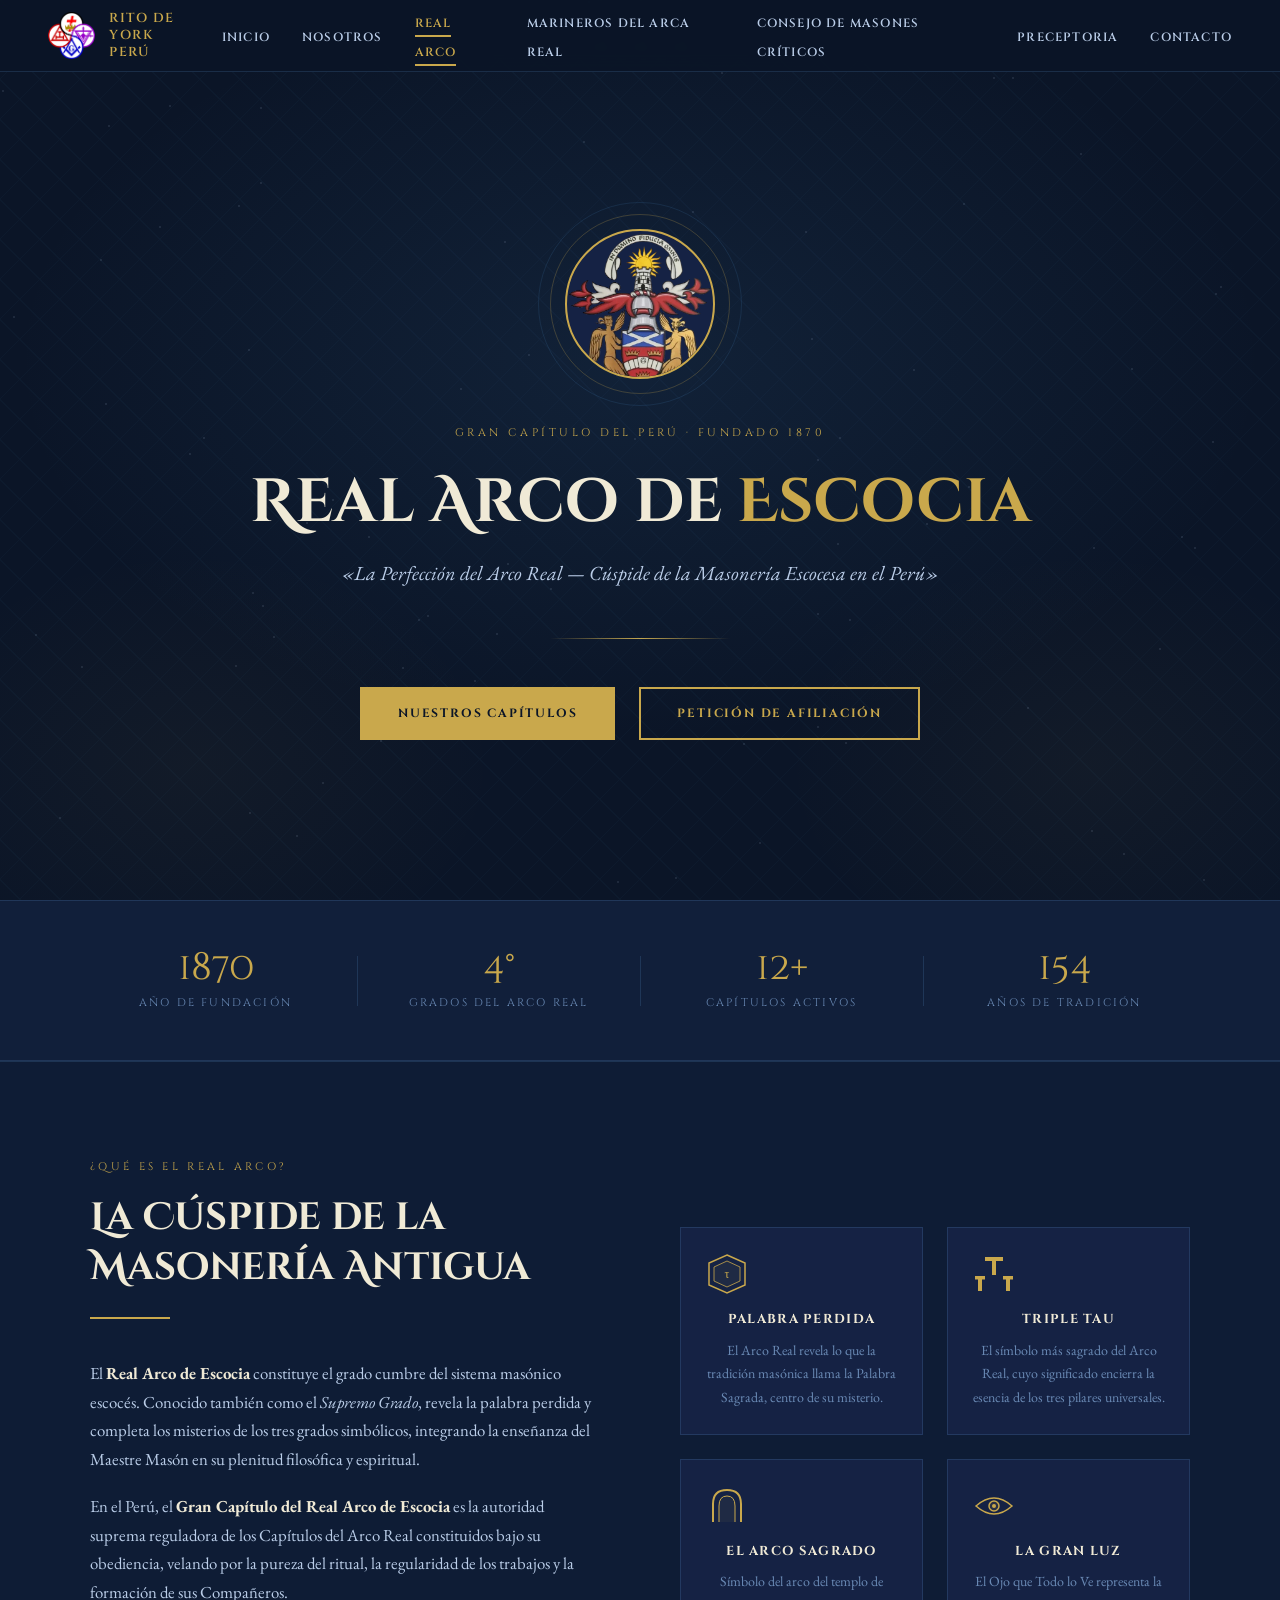
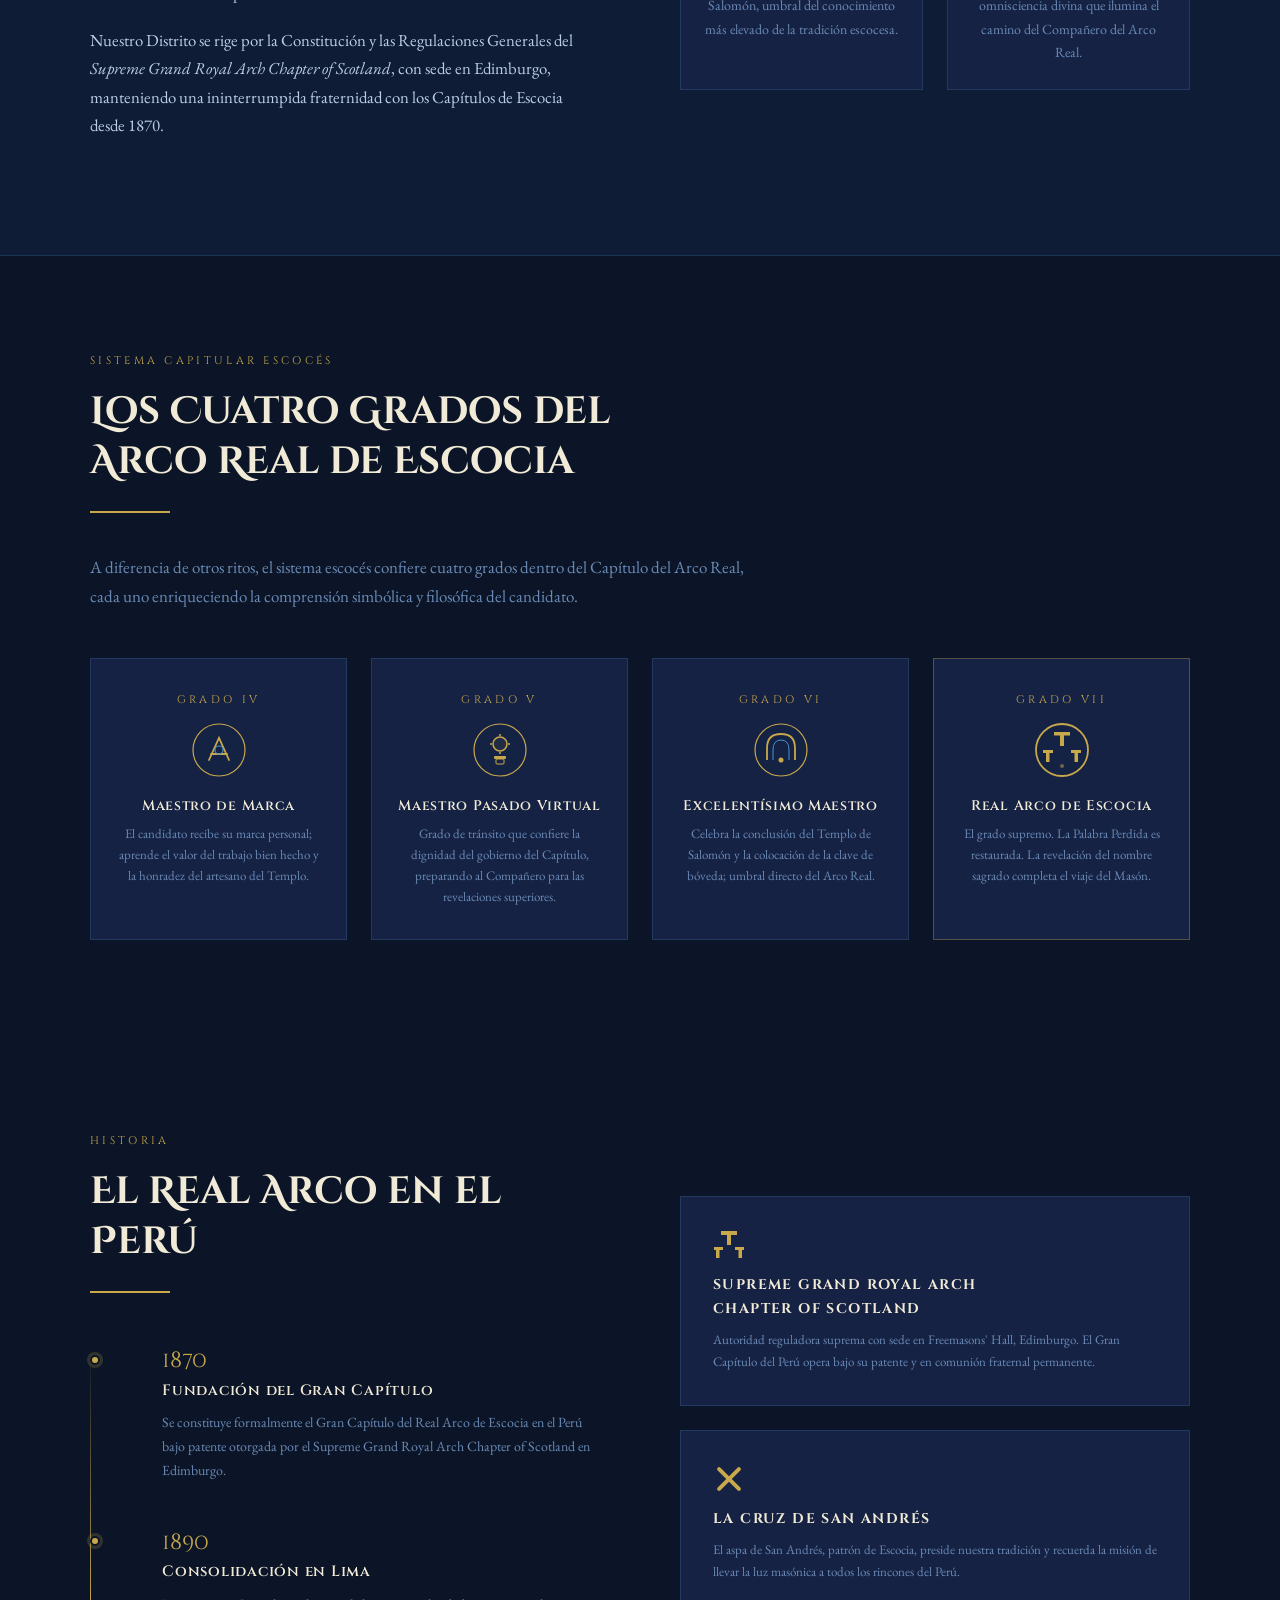
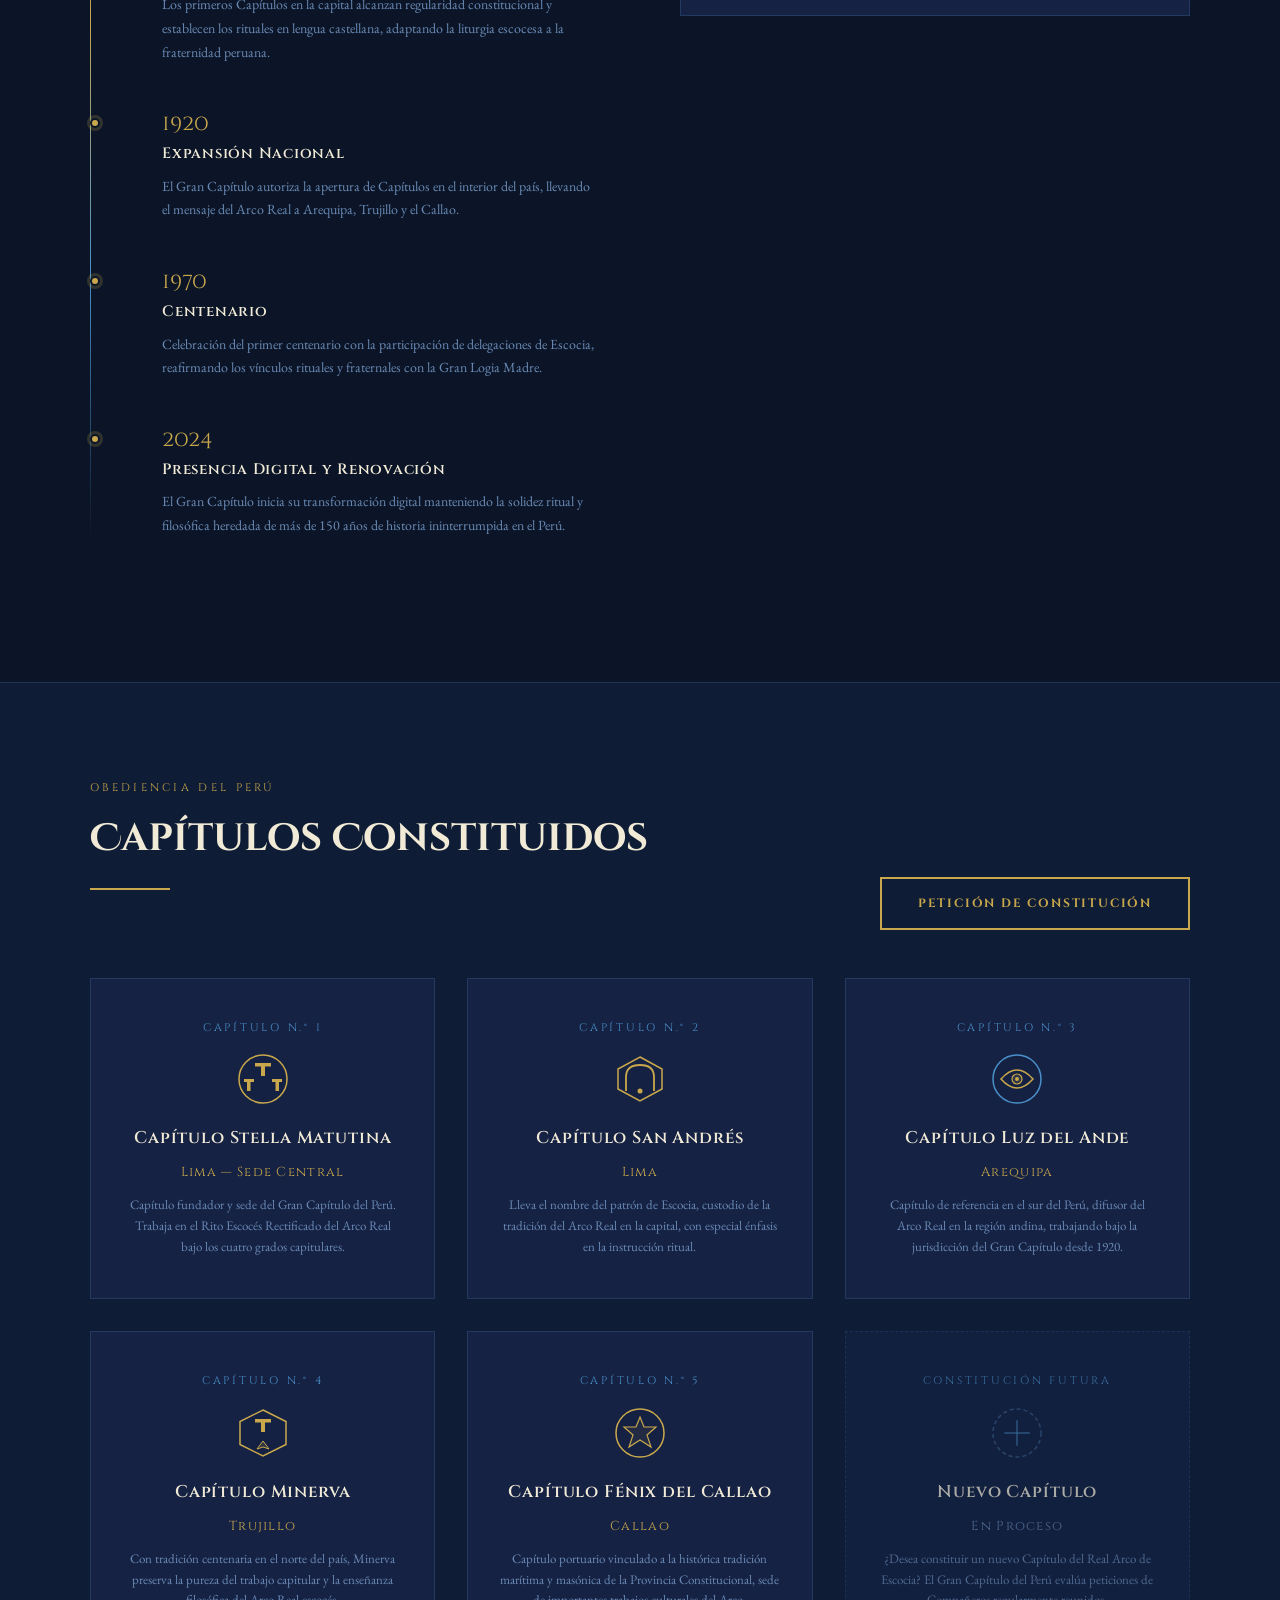
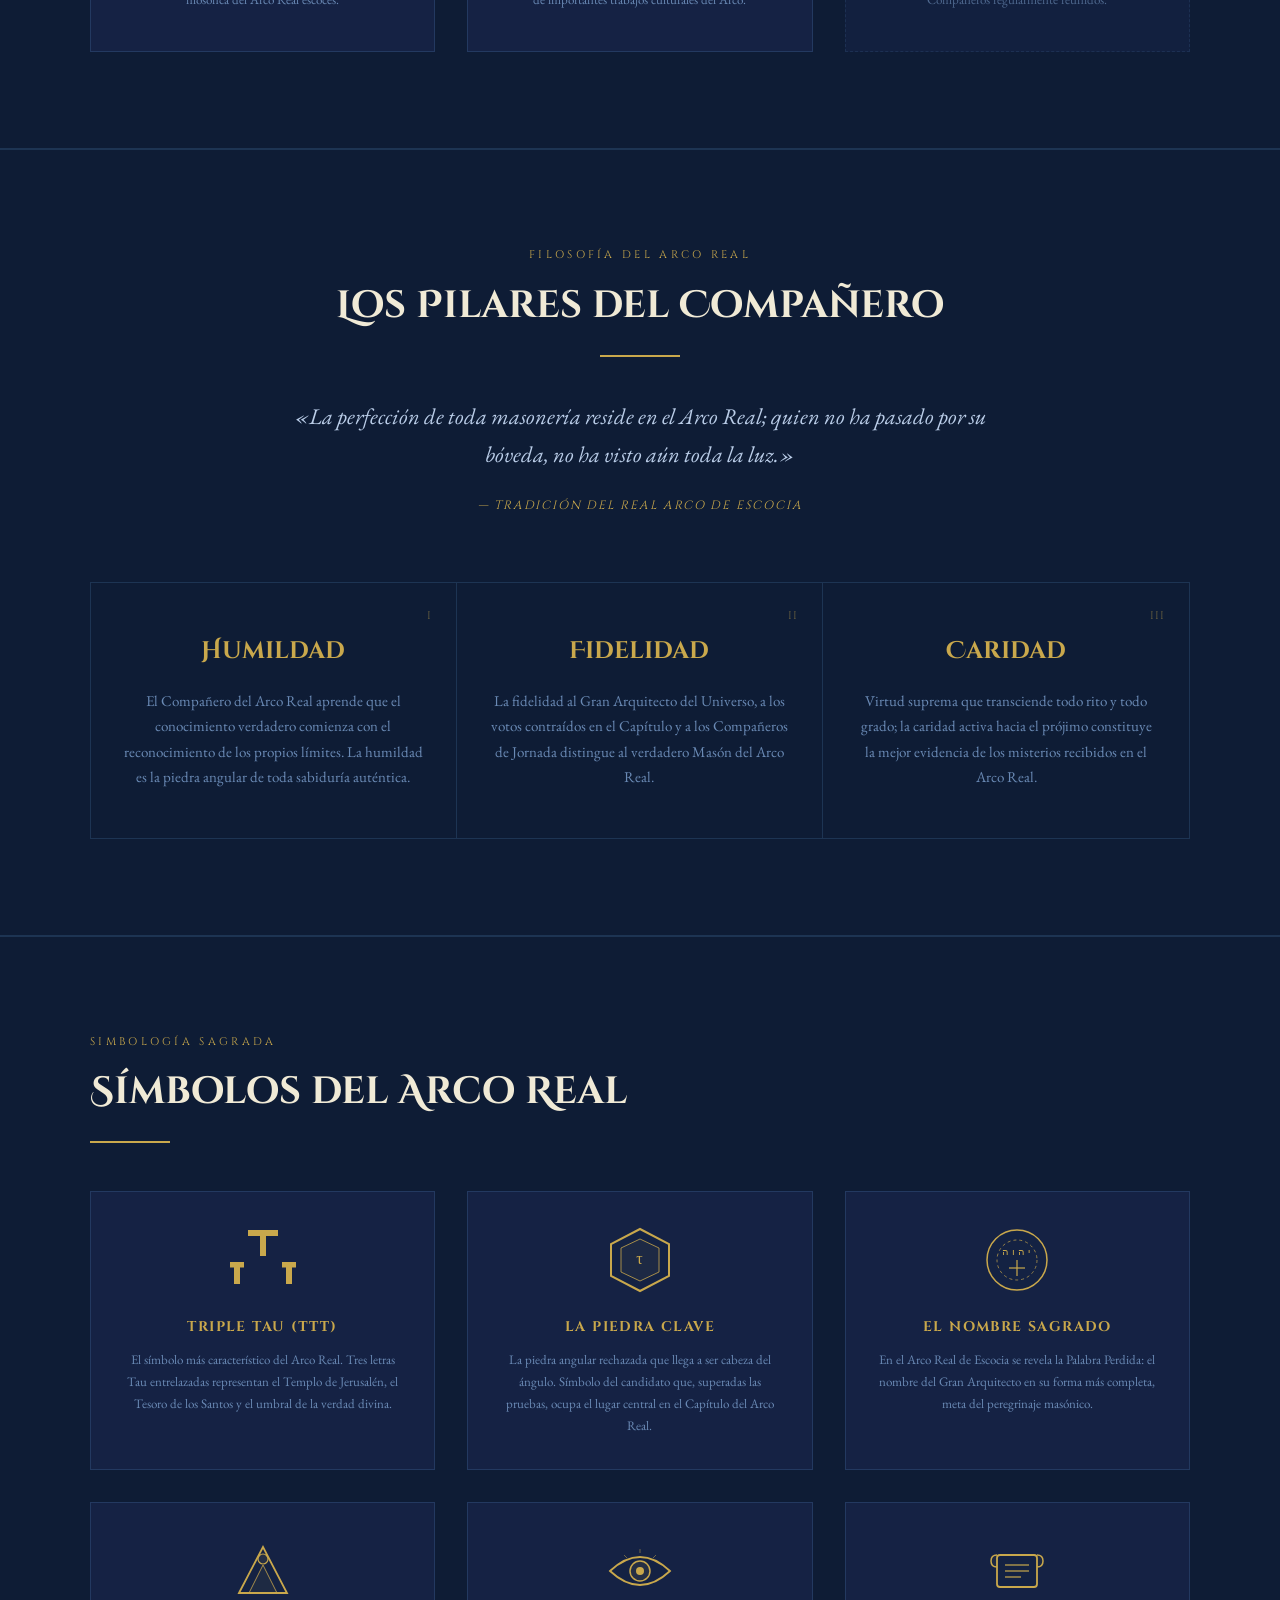
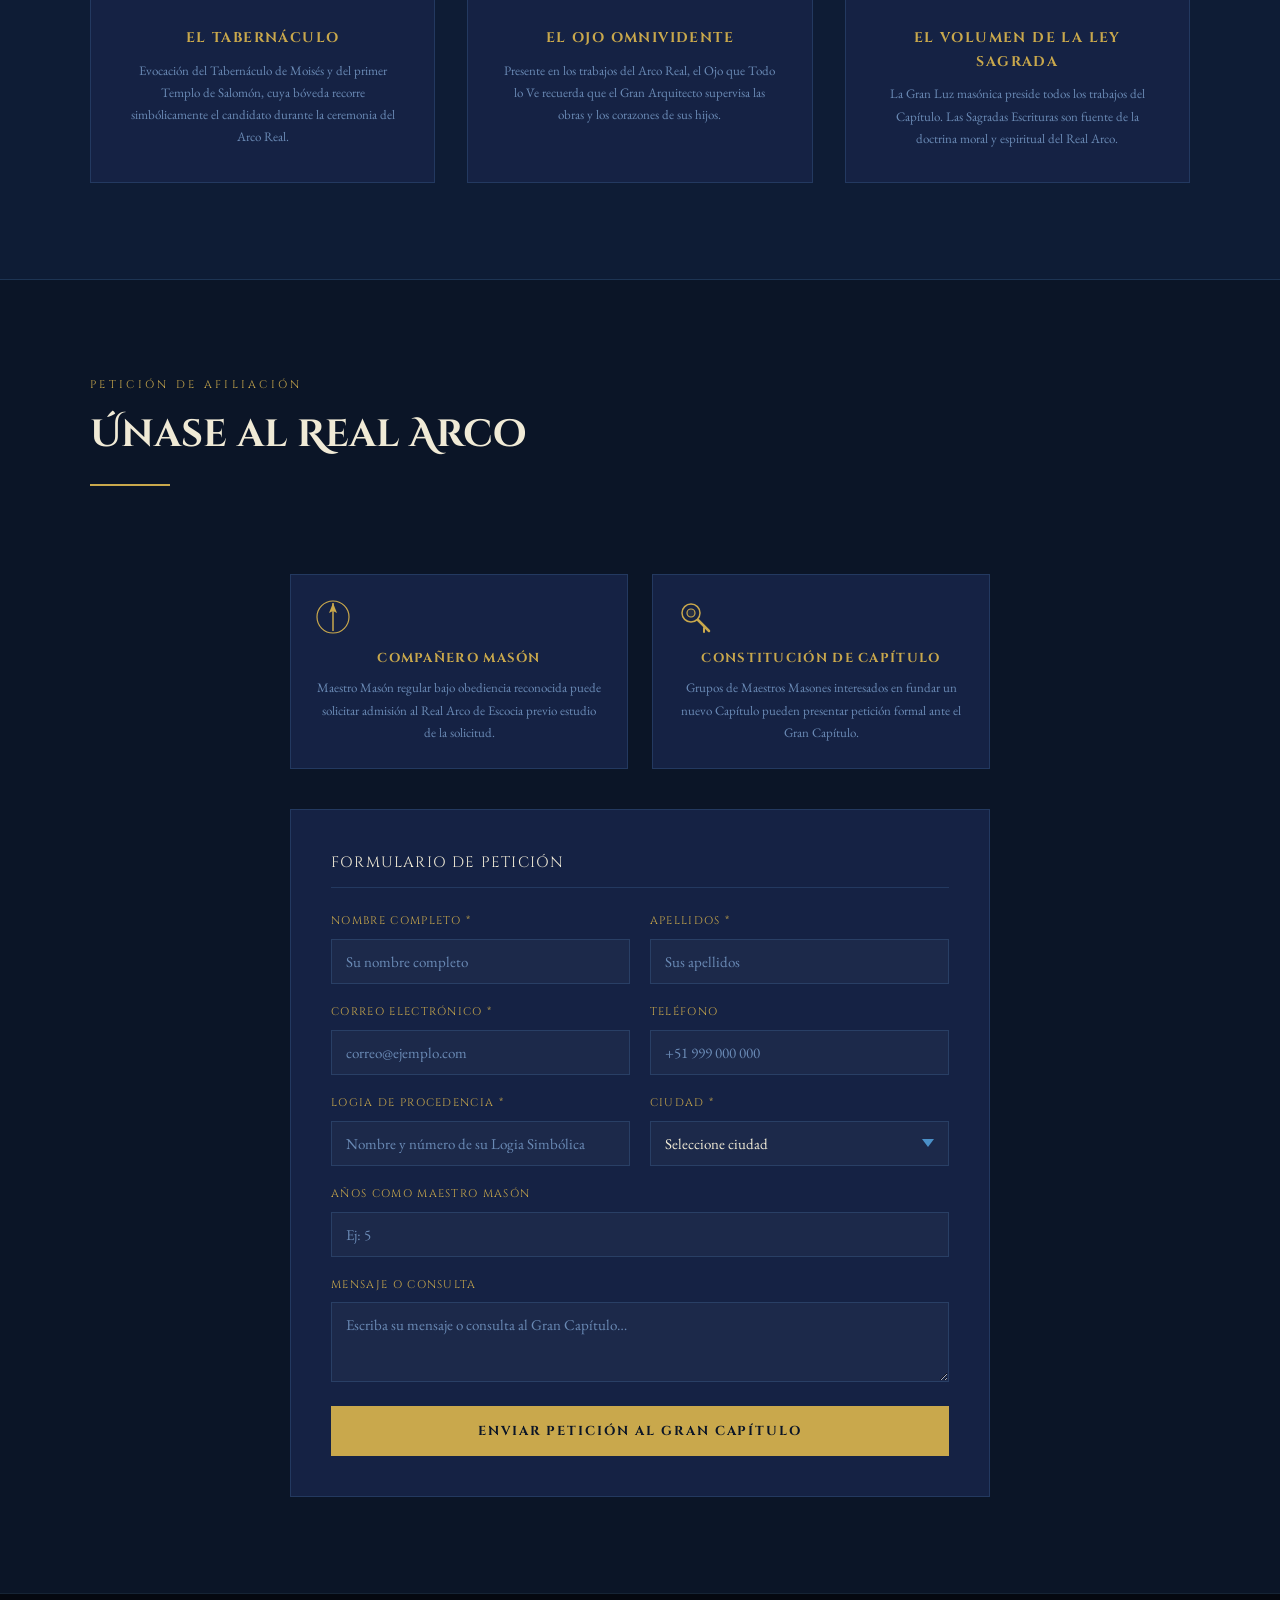
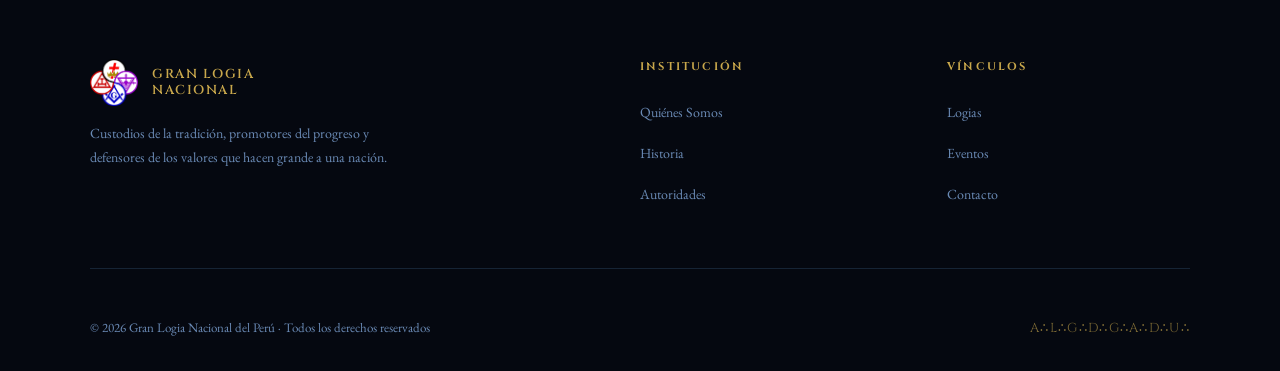
<file: RealArco.html>
<!DOCTYPE html>
<html lang="es">
<head>
  <meta charset="UTF-8" />
  <meta name="viewport" content="width=device-width, initial-scale=1.0" />
  <title>Real Arco de Escocia — Distrito Perú</title>
  <link rel="preconnect" href="https://fonts.googleapis.com" />
  <link rel="preconnect" href="https://fonts.gstatic.com" crossorigin />
  <link href="https://fonts.googleapis.com/css2?family=Cinzel:wght@400;600;700&family=Cinzel+Decorative:wght@400;700&family=EB+Garamond:ital,wght@0,400;0,500;1,400&display=swap" rel="stylesheet" />
  <link rel="stylesheet" href="styles.css" />

  <style>
    /* ─── REAL ARCO SUPPLEMENTAL STYLES ─── */

    /* Royal Arch triple-tau SVG logo colors */
    .ra-gold { fill: var(--gold); }
    .ra-cream { fill: var(--cream); }
    .ra-accent { fill: var(--accent); }
    .ra-navy { fill: var(--navy-panel); }

    /* ─── HERO BADGE IMAGE ─── */
    .hero-badge-wrap {
      position: relative;
      width: 160px; height: 160px;
      margin: 0 auto 2.5rem;
      display: flex;
      align-items: center;
      justify-content: center;
    }

    .hero-badge-wrap::before,
    .hero-badge-wrap::after {
      content: '';
      position: absolute;
      border-radius: 50%;
      border: 1px solid rgba(201,168,76,0.25);
      animation: pulse-ring 4s ease-in-out infinite;
    }
    .hero-badge-wrap::before { inset: -10px; animation-delay: 0.7s; }
    .hero-badge-wrap::after  { inset: -22px; border-color: rgba(74,144,200,0.15); animation-delay: 1.4s; }

    .hero-badge-img {
      width: 150px; height: 150px;
      border-radius: 50%;
      border: 2.5px solid var(--gold);
      object-fit: cover;
      object-position: center top;
      display: block;
      background: var(--navy-card);
    }

    /* placeholder shown when no image is set */
    .hero-badge-placeholder {
      width: 150px; height: 150px;
      border-radius: 50%;
      border: 2.5px solid var(--gold);
      display: flex;
      align-items: center;
      justify-content: center;
      background: var(--navy-card);
      overflow: hidden;
    }

    /* ─── TRIPLE TAU SYMBOL ─── */
    .tau-symbol {
      display: inline-flex;
      align-items: flex-end;
      gap: 2px;
      margin-bottom: 1.5rem;
    }

    /* ─── DEGREES SECTION ─── */
    .degrees { background: var(--navy); }

    .degrees-grid {
      display: grid;
      grid-template-columns: repeat(4, 1fr);
      gap: 1.5rem;
      margin-top: 3rem;
    }

    .degree-card {
      background: var(--navy-card);
      border: 1px solid var(--border);
      padding: 2rem 1.5rem;
      text-align: center;
      transition: all 0.3s;
      position: relative;
      overflow: hidden;
    }

    .degree-card::before {
      content: '';
      position: absolute;
      top: 0; left: 0; right: 0;
      height: 2px;
      background: linear-gradient(90deg, var(--gold-dark), var(--gold), var(--gold-dark));
      transform: scaleX(0);
      transition: transform 0.3s;
    }

    .degree-card:hover { border-color: var(--gold); transform: translateY(-4px); box-shadow: 0 20px 60px rgba(0,0,0,0.5); }
    .degree-card:hover::before { transform: scaleX(1); }

    .degree-roman {
      font-family: 'Cinzel', serif;
      font-size: 11px;
      letter-spacing: 0.3em;
      color: var(--gold);
      text-transform: uppercase;
      margin-bottom: 0.75rem;
    }

    .degree-svg { margin: 0 auto 1.2rem; display: block; }

    .degree-card h3 {
      font-family: 'Cinzel', serif;
      font-size: 14px;
      font-weight: 600;
      color: var(--cream);
      margin-bottom: 0.5rem;
      letter-spacing: 0.05em;
      line-height: 1.35;
    }

    .degree-card p {
      font-size: 13px;
      color: var(--text-muted);
      line-height: 1.6;
    }

    /* ─── CAPITULOS ─── */
    .capitulos { background: var(--navy-mid); border-top: 1px solid var(--border); border-bottom: 1px solid var(--border); }

    .capitulos-grid {
      display: grid;
      grid-template-columns: repeat(3, 1fr);
      gap: 2rem;
      margin-top: 3rem;
    }

    .capitulo-card {
      background: var(--navy-card);
      border: 1px solid var(--border);
      padding: 2.5rem 2rem;
      text-align: center;
      cursor: pointer;
      transition: all 0.3s;
      position: relative;
      overflow: hidden;
    }

    .capitulo-card::before {
      content: '';
      position: absolute;
      top: 0; left: 0; right: 0;
      height: 2px;
      background: linear-gradient(90deg, var(--accent), var(--gold));
      transform: scaleX(0);
      transition: transform 0.3s;
    }

    .capitulo-card:hover { border-color: var(--gold); transform: translateY(-4px); box-shadow: 0 20px 60px rgba(0,0,0,0.5); }
    .capitulo-card:hover::before { transform: scaleX(1); }

    .capitulo-num {
      font-family: 'Cinzel', serif;
      font-size: 11px;
      letter-spacing: 0.25em;
      color: var(--accent);
      text-transform: uppercase;
      margin-bottom: 1rem;
    }

    .capitulo-card h3 {
      font-family: 'Cinzel', serif;
      font-size: 17px;
      font-weight: 600;
      color: var(--cream);
      margin-bottom: 0.5rem;
      letter-spacing: 0.05em;
    }

    .capitulo-ciudad {
      font-size: 13px;
      color: var(--gold);
      font-family: 'Cinzel', serif;
      letter-spacing: 0.1em;
      margin-bottom: 0.75rem;
    }

    .capitulo-card p { font-size: 13px; color: var(--text-muted); line-height: 1.6; }

    /* ─── HISTORIA TIMELINE ─── */
    .historia { background: var(--navy); }

    .timeline {
      position: relative;
      margin-top: 3.5rem;
      padding-left: 2.5rem;
    }

    .timeline::before {
      content: '';
      position: absolute;
      left: 0; top: 0; bottom: 0;
      width: 1px;
      background: linear-gradient(180deg, transparent, var(--gold), var(--accent), transparent);
    }

    .timeline-item {
      position: relative;
      margin-bottom: 3rem;
      padding-left: 2rem;
    }

    .timeline-item::before {
      content: '';
      position: absolute;
      left: -2.5rem;
      top: 0.35rem;
      width: 10px; height: 10px;
      border-radius: 50%;
      background: var(--gold);
      border: 2px solid var(--navy);
      box-shadow: 0 0 0 3px rgba(201,168,76,0.2);
    }

    .timeline-year {
      font-family: 'Cinzel Decorative', serif;
      font-size: 1.4rem;
      color: var(--gold);
      margin-bottom: 0.4rem;
      line-height: 1;
    }

    .timeline-item h4 {
      font-family: 'Cinzel', serif;
      font-size: 15px;
      font-weight: 600;
      color: var(--cream);
      margin-bottom: 0.5rem;
      letter-spacing: 0.05em;
    }

    .timeline-item p { font-size: 14px; color: var(--text-muted); line-height: 1.7; max-width: 680px; }

    /* ─── SYMBOLISM ─── */
    .symbolism {
      background: var(--navy-mid);
      border-top: 1px solid var(--border);
      border-bottom: 1px solid var(--border);
    }

    .symbols-grid {
      display: grid;
      grid-template-columns: repeat(3, 1fr);
      gap: 2rem;
      margin-top: 3rem;
    }

    .symbol-card {
      background: var(--navy-card);
      border: 1px solid var(--border);
      padding: 2rem;
      text-align: center;
      transition: border-color 0.3s;
    }

    .symbol-card:hover { border-color: var(--gold); }
    .symbol-card svg { display: block; margin: 0 auto 1.2rem; }

    .symbol-card h4 {
      font-family: 'Cinzel', serif;
      font-size: 14px;
      letter-spacing: 0.1em;
      text-transform: uppercase;
      color: var(--gold);
      margin-bottom: 0.6rem;
    }

    .symbol-card p { font-size: 13px; color: var(--text-muted); line-height: 1.7; }

    /* ─── RESPONSIVE EXTRAS ─── */
    @media (max-width: 768px) {
      .degrees-grid { grid-template-columns: 1fr 1fr; }
      .capitulos-grid { grid-template-columns: 1fr; }
      .symbols-grid { grid-template-columns: 1fr; }
    }
    @media (max-width: 480px) {
      .degrees-grid { grid-template-columns: 1fr; }
    }
  </style>
</head>
<body>

<!-- NAV -->
<nav>
  <a class="nav-logo" href="index.html">
    <div class="nav-emblem" style="border: none;">
      <img src="Imagenes/Rito de York.png" alt="Logo Rito de York Perú" 
           style="width:100%; height:100%; object-fit:contain;" />
    </div>
    <div class="nav-title">Rito de York <br><span>Perú</span></div>
  </a>

  <ul class="nav-links">
    <li><a href="index.html">Inicio</a></li>
    <li><a href="nosotros.html">Nosotros</a></li>
    <li><a href="RealArco.html">Real Arco</a></li>
    <li><a href="Marinero.html">Marineros del Arca Real</a></li>
    <li><a href="Masones.html">Consejo de Masones Críticos</a></li>
    <li><a href="Preceptoria.html">Preceptoria</a></li>
    <li><a href="contacto.html">Contacto</a></li>
  </ul>
</nav>

<!-- ══════════════════════════════════════════
     HERO
══════════════════════════════════════════ -->
<section class="hero" id="inicio">
  <div class="hero-bg"></div>
  <div class="hero-pattern"></div>
  <div class="hero-stars" id="stars"></div>

  <!-- ★ COLOCA AQUÍ TU IMAGEN — reemplaza src="" con la ruta de tu escudo ★ -->
  <div class="hero-badge-wrap reveal">
    <img
      src="Imagenes/LogoRealAarco.png"
      alt="Escudo Real Arco de Escocia Distrito Perú"
      class="hero-badge-img"
      id="escudo-img"
      onerror="this.style.display='none';document.getElementById('escudo-placeholder').style.display='flex';"
    />
    <!-- Placeholder SVG mostrado si no hay imagen -->
    <div class="hero-badge-placeholder" id="escudo-placeholder" style="display:none;">
      <svg width="90" height="90" viewBox="0 0 90 90" fill="none" xmlns="http://www.w3.org/2000/svg">
        <!-- Keystone shape -->
        <polygon points="45,8 78,22 78,68 45,82 12,68 12,22" stroke="#C9A84C" stroke-width="2" fill="rgba(21,34,68,0.8)"/>
        <!-- Triple Tau -->
        <rect x="42" y="20" width="6" height="20" fill="#C9A84C"/>
        <rect x="34" y="20" width="22" height="5" fill="#C9A84C"/>
        <rect x="26" y="42" width="5" height="16" fill="#C9A84C"/>
        <rect x="22" y="42" width="13" height="4.5" fill="#C9A84C"/>
        <rect x="59" y="42" width="5" height="16" fill="#C9A84C"/>
        <rect x="55" y="42" width="13" height="4.5" fill="#C9A84C"/>
        <text x="45" y="74" text-anchor="middle" font-family="serif" font-size="8" fill="#C9A84C" letter-spacing="1">PERÚ</text>
      </svg>
    </div>
  </div>

  <span class="hero-subtitle reveal">Gran Capítulo del Perú · Fundado 1870</span>

  <h1 class="reveal">Real Arco de <span>Escocia</span></h1>

  <p class="hero-tagline reveal">
    «La Perfección del Arco Real — Cúspide de la Masonería Escocesa en el Perú»
  </p>

  <div class="hero-divider"></div>

  <div class="hero-cta reveal">
    <a href="#capitulos" class="btn-primary">Nuestros Capítulos</a>
    <a href="#contacto" class="btn-outline">Petición de Afiliación</a>
  </div>
</section>

<!-- ══════════════════════════════════════════
     STATS BAR
══════════════════════════════════════════ -->
<div class="stats-bar">
  <div class="stats-inner">
    <div class="stat-item reveal">
      <div class="stat-num">1870</div>
      <div class="stat-label">Año de Fundación</div>
    </div>
    <div class="stat-item reveal">
      <div class="stat-num">4°</div>
      <div class="stat-label">Grados del Arco Real</div>
    </div>
    <div class="stat-item reveal">
      <div class="stat-num">12+</div>
      <div class="stat-label">Capítulos Activos</div>
    </div>
    <div class="stat-item reveal">
      <div class="stat-num">154</div>
      <div class="stat-label">Años de Tradición</div>
    </div>
  </div>
</div>

<!-- ══════════════════════════════════════════
     ABOUT / QUÉ ES EL REAL ARCO
══════════════════════════════════════════ -->
<section class="about" id="sobre">
  <div class="section-inner">
    <div class="about-grid">
      <div class="about-text reveal">
        <span class="section-label">¿Qué es el Real Arco?</span>
        <h2 class="section-title">La Cúspide de la<br>Masonería Antigua</h2>
        <div class="gold-line"></div>
        <p>
          El <strong style="color:var(--cream)">Real Arco de Escocia</strong> constituye el grado cumbre del sistema masónico escocés. Conocido también como el <em>Supremo Grado</em>, revela la palabra perdida y completa los misterios de los tres grados simbólicos, integrando la enseñanza del Maestre Masón en su plenitud filosófica y espiritual.
        </p>
        <p>
          En el Perú, el <strong style="color:var(--cream)">Gran Capítulo del Real Arco de Escocia</strong> es la autoridad suprema reguladora de los Capítulos del Arco Real constituidos bajo su obediencia, velando por la pureza del ritual, la regularidad de los trabajos y la formación de sus Compañeros.
        </p>
        <p>
          Nuestro Distrito se rige por la Constitución y las Regulaciones Generales del <em>Supreme Grand Royal Arch Chapter of Scotland</em>, con sede en Edimburgo, manteniendo una ininterrumpida fraternidad con los Capítulos de Escocia desde 1870.
        </p>
      </div>
      <div class="about-pillars reveal">
        <div class="pillar">
          <!-- SVG Keystone -->
          <svg class="pillar-icon" width="44" height="44" viewBox="0 0 44 44" fill="none" xmlns="http://www.w3.org/2000/svg">
            <polygon points="22,3 40,11 40,33 22,41 4,33 4,11" stroke="#C9A84C" stroke-width="1.5" fill="none"/>
            <polygon points="22,9 35,15 35,29 22,35 9,29 9,15" stroke="#C9A84C" stroke-width="0.8" fill="rgba(201,168,76,0.06)"/>
            <text x="22" y="26" text-anchor="middle" font-family="serif" font-size="12" fill="#C9A84C">τ</text>
          </svg>
          <h4>Palabra Perdida</h4>
          <p>El Arco Real revela lo que la tradición masónica llama la Palabra Sagrada, centro de su misterio.</p>
        </div>
        <div class="pillar">
          <!-- SVG Triple Tau -->
          <svg class="pillar-icon" width="44" height="44" viewBox="0 0 44 44" fill="none" xmlns="http://www.w3.org/2000/svg">
            <rect x="20" y="5" width="4" height="18" fill="#C9A84C"/>
            <rect x="13" y="5" width="18" height="4" fill="#C9A84C"/>
            <rect x="6" y="24" width="4" height="15" fill="#C9A84C"/>
            <rect x="3" y="24" width="10" height="3.5" fill="#C9A84C"/>
            <rect x="34" y="24" width="4" height="15" fill="#C9A84C"/>
            <rect x="31" y="24" width="10" height="3.5" fill="#C9A84C"/>
          </svg>
          <h4>Triple Tau</h4>
          <p>El símbolo más sagrado del Arco Real, cuyo significado encierra la esencia de los tres pilares universales.</p>
        </div>
        <div class="pillar">
          <!-- SVG Arch -->
          <svg class="pillar-icon" width="44" height="44" viewBox="0 0 44 44" fill="none" xmlns="http://www.w3.org/2000/svg">
            <path d="M8 38 L8 20 Q8 6 22 6 Q36 6 36 20 L36 38" stroke="#C9A84C" stroke-width="2" fill="none"/>
            <path d="M14 38 L14 22 Q14 12 22 12 Q30 12 30 22 L30 38" stroke="#C9A84C" stroke-width="1" fill="rgba(201,168,76,0.06)"/>
          </svg>
          <h4>El Arco Sagrado</h4>
          <p>Símbolo del arco del templo de Salomón, umbral del conocimiento más elevado de la tradición escocesa.</p>
        </div>
        <div class="pillar">
          <!-- SVG All-seeing eye -->
          <svg class="pillar-icon" width="44" height="44" viewBox="0 0 44 44" fill="none" xmlns="http://www.w3.org/2000/svg">
            <path d="M4 22 Q22 6 40 22 Q22 38 4 22Z" stroke="#C9A84C" stroke-width="1.5" fill="none"/>
            <circle cx="22" cy="22" r="5" stroke="#C9A84C" stroke-width="1.5" fill="rgba(201,168,76,0.12)"/>
            <circle cx="22" cy="22" r="2" fill="#C9A84C"/>
          </svg>
          <h4>La Gran Luz</h4>
          <p>El Ojo que Todo lo Ve representa la omnisciencia divina que ilumina el camino del Compañero del Arco Real.</p>
        </div>
      </div>
    </div>
  </div>
</section>

<!-- ══════════════════════════════════════════
     GRADOS DEL ARCO REAL
══════════════════════════════════════════ -->
<section class="degrees" id="grados">
  <div class="section-inner">
    <span class="section-label">Sistema Capitular Escocés</span>
    <h2 class="section-title reveal">Los Cuatro Grados del<br>Arco Real de Escocia</h2>
    <div class="gold-line"></div>
    <p class="reveal" style="color:var(--text-muted);max-width:680px;margin-bottom:0;">
      A diferencia de otros ritos, el sistema escocés confiere cuatro grados dentro del Capítulo del Arco Real, cada uno enriqueciendo la comprensión simbólica y filosófica del candidato.
    </p>

    <div class="degrees-grid">

      <!-- Grado 4 -->
      <div class="degree-card reveal">
        <div class="degree-roman">Grado IV</div>
        <svg class="degree-svg" width="56" height="56" viewBox="0 0 56 56" fill="none" xmlns="http://www.w3.org/2000/svg">
          <circle cx="28" cy="28" r="26" stroke="#C9A84C" stroke-width="1.2" fill="rgba(21,34,68,0.5)"/>
          <!-- Mark Master symbol: square & compass simplified -->
          <path d="M18 38 L28 16 L38 38" stroke="#C9A84C" stroke-width="1.8" fill="none" stroke-linecap="round"/>
          <path d="M20 32 L36 32" stroke="#C9A84C" stroke-width="1.8" stroke-linecap="round"/>
          <circle cx="28" cy="28" r="4" stroke="#4A90C8" stroke-width="1.2" fill="none"/>
        </svg>
        <h3>Maestro de Marca</h3>
        <p>El candidato recibe su marca personal; aprende el valor del trabajo bien hecho y la honradez del artesano del Templo.</p>
      </div>

      <!-- Grado 5 -->
      <div class="degree-card reveal">
        <div class="degree-roman">Grado V</div>
        <svg class="degree-svg" width="56" height="56" viewBox="0 0 56 56" fill="none" xmlns="http://www.w3.org/2000/svg">
          <circle cx="28" cy="28" r="26" stroke="#C9A84C" stroke-width="1.2" fill="rgba(21,34,68,0.5)"/>
          <!-- Past Master: sun/chair symbol -->
          <circle cx="28" cy="22" r="7" stroke="#C9A84C" stroke-width="1.5" fill="rgba(201,168,76,0.08)"/>
          <line x1="28" y1="12" x2="28" y2="14" stroke="#C9A84C" stroke-width="1.5"/>
          <line x1="28" y1="30" x2="28" y2="32" stroke="#C9A84C" stroke-width="1.5"/>
          <line x1="18" y1="22" x2="20" y2="22" stroke="#C9A84C" stroke-width="1.5"/>
          <line x1="36" y1="22" x2="38" y2="22" stroke="#C9A84C" stroke-width="1.5"/>
          <rect x="22" y="34" width="12" height="3" rx="1" fill="#C9A84C"/>
          <rect x="24" y="37" width="8" height="5" rx="1" stroke="#C9A84C" stroke-width="1" fill="none"/>
        </svg>
        <h3>Maestro Pasado Virtual</h3>
        <p>Grado de tránsito que confiere la dignidad del gobierno del Capítulo, preparando al Compañero para las revelaciones superiores.</p>
      </div>

      <!-- Grado 6 -->
      <div class="degree-card reveal">
        <div class="degree-roman">Grado VI</div>
        <svg class="degree-svg" width="56" height="56" viewBox="0 0 56 56" fill="none" xmlns="http://www.w3.org/2000/svg">
          <circle cx="28" cy="28" r="26" stroke="#C9A84C" stroke-width="1.2" fill="rgba(21,34,68,0.5)"/>
          <!-- Most Excellent Master: completed arch -->
          <path d="M14 38 L14 26 Q14 12 28 12 Q42 12 42 26 L42 38" stroke="#C9A84C" stroke-width="1.8" fill="none"/>
          <path d="M20 38 L20 28 Q20 18 28 18 Q36 18 36 28 L36 38" stroke="#4A90C8" stroke-width="1" fill="none"/>
          <circle cx="28" cy="38" r="2.5" fill="#C9A84C"/>
        </svg>
        <h3>Excelentísimo Maestro</h3>
        <p>Celebra la conclusión del Templo de Salomón y la colocación de la clave de bóveda; umbral directo del Arco Real.</p>
      </div>

      <!-- Grado 7 - Royal Arch -->
      <div class="degree-card reveal" style="border-color:rgba(201,168,76,0.35);">
        <div class="degree-roman" style="color:var(--gold);">Grado VII</div>
        <svg class="degree-svg" width="56" height="56" viewBox="0 0 56 56" fill="none" xmlns="http://www.w3.org/2000/svg">
          <circle cx="28" cy="28" r="26" stroke="#C9A84C" stroke-width="1.8" fill="rgba(21,34,68,0.5)"/>
          <!-- Triple Tau central -->
          <rect x="26" y="10" width="4" height="14" fill="#C9A84C"/>
          <rect x="20" y="10" width="16" height="3.5" fill="#C9A84C"/>
          <rect x="12" y="28" width="3.5" height="12" fill="#C9A84C"/>
          <rect x="9" y="28" width="10" height="3" fill="#C9A84C"/>
          <rect x="40.5" y="28" width="3.5" height="12" fill="#C9A84C"/>
          <rect x="37" y="28" width="10" height="3" fill="#C9A84C"/>
          <!-- Star rays -->
          <circle cx="28" cy="44" r="2" fill="#C9A84C" opacity="0.5"/>
        </svg>
        <h3>Real Arco de Escocia</h3>
        <p>El grado supremo. La Palabra Perdida es restaurada. La revelación del nombre sagrado completa el viaje del Masón.</p>
      </div>
    </div>
  </div>
</section>

<!-- ══════════════════════════════════════════
     HISTORIA
══════════════════════════════════════════ -->
<section class="historia" id="historia">
  <div class="section-inner">
    <div style="display:grid;grid-template-columns:1fr 1fr;gap:5rem;align-items:start;" class="about-grid">
      <div>
        <span class="section-label">Historia</span>
        <h2 class="section-title reveal">El Real Arco en el Perú</h2>
        <div class="gold-line"></div>
        <div class="timeline reveal">

          <div class="timeline-item">
            <div class="timeline-year">1870</div>
            <h4>Fundación del Gran Capítulo</h4>
            <p>Se constituye formalmente el Gran Capítulo del Real Arco de Escocia en el Perú bajo patente otorgada por el Supreme Grand Royal Arch Chapter of Scotland en Edimburgo.</p>
          </div>

          <div class="timeline-item">
            <div class="timeline-year">1890</div>
            <h4>Consolidación en Lima</h4>
            <p>Los primeros Capítulos en la capital alcanzan regularidad constitucional y establecen los rituales en lengua castellana, adaptando la liturgia escocesa a la fraternidad peruana.</p>
          </div>

          <div class="timeline-item">
            <div class="timeline-year">1920</div>
            <h4>Expansión Nacional</h4>
            <p>El Gran Capítulo autoriza la apertura de Capítulos en el interior del país, llevando el mensaje del Arco Real a Arequipa, Trujillo y el Callao.</p>
          </div>

          <div class="timeline-item">
            <div class="timeline-year">1970</div>
            <h4>Centenario</h4>
            <p>Celebración del primer centenario con la participación de delegaciones de Escocia, reafirmando los vínculos rituales y fraternales con la Gran Logia Madre.</p>
          </div>

          <div class="timeline-item">
            <div class="timeline-year">2024</div>
            <h4>Presencia Digital y Renovación</h4>
            <p>El Gran Capítulo inicia su transformación digital manteniendo la solidez ritual y filosófica heredada de más de 150 años de historia ininterrumpida en el Perú.</p>
          </div>

        </div>
      </div>

      <div class="reveal" style="padding-top:4rem;">
        <div class="pillar" style="margin-bottom:1.5rem;text-align:left;padding:2rem;">
          <svg width="32" height="32" viewBox="0 0 32 32" fill="none" style="margin-bottom:0.75rem;display:block;" xmlns="http://www.w3.org/2000/svg">
            <rect x="14" y="2" width="4" height="14" fill="#C9A84C"/>
            <rect x="8" y="2" width="16" height="4" fill="#C9A84C"/>
            <rect x="3" y="18" width="3.5" height="11" fill="#C9A84C"/>
            <rect x="1" y="18" width="9" height="3" fill="#C9A84C"/>
            <rect x="25.5" y="18" width="3.5" height="11" fill="#C9A84C"/>
            <rect x="22" y="18" width="9" height="3" fill="#C9A84C"/>
          </svg>
          <h4 style="font-family:'Cinzel',serif;font-size:14px;letter-spacing:0.1em;color:var(--cream);margin-bottom:0.5rem;">SUPREME GRAND ROYAL ARCH<br>CHAPTER OF SCOTLAND</h4>
          <p style="font-size:13px;color:var(--text-muted);">Autoridad reguladora suprema con sede en Freemasons' Hall, Edimburgo. El Gran Capítulo del Perú opera bajo su patente y en comunión fraternal permanente.</p>
        </div>

        <div class="pillar" style="text-align:left;padding:2rem;">
          <!-- Saltire (Cross of St Andrew) SVG -->
          <svg width="32" height="32" viewBox="0 0 32 32" fill="none" style="margin-bottom:0.75rem;display:block;" xmlns="http://www.w3.org/2000/svg">
            <rect x="14" y="0" width="4" height="32" rx="2" fill="#C9A84C" transform="rotate(45 16 16)"/>
            <rect x="14" y="0" width="4" height="32" rx="2" fill="#C9A84C" transform="rotate(-45 16 16)"/>
          </svg>
          <h4 style="font-family:'Cinzel',serif;font-size:14px;letter-spacing:0.1em;color:var(--cream);margin-bottom:0.5rem;">LA CRUZ DE SAN ANDRÉS</h4>
          <p style="font-size:13px;color:var(--text-muted);">El aspa de San Andrés, patrón de Escocia, preside nuestra tradición y recuerda la misión de llevar la luz masónica a todos los rincones del Perú.</p>
        </div>
      </div>
    </div>
  </div>
</section>

<!-- ══════════════════════════════════════════
     CAPÍTULOS DEL PERÚ
══════════════════════════════════════════ -->
<section class="capitulos" id="capitulos">
  <div class="section-inner">
    <div style="display:flex;justify-content:space-between;align-items:flex-end;flex-wrap:wrap;gap:1.5rem;margin-bottom:1rem;">
      <div>
        <span class="section-label">Obediencia del Perú</span>
        <h2 class="section-title reveal">Capítulos Constituidos</h2>
        <div class="gold-line"></div>
      </div>
      <a href="#contacto" class="btn-outline reveal">Petición de Constitución</a>
    </div>

    <div class="capitulos-grid">

      <div class="capitulo-card reveal">
        <div class="capitulo-num">Capítulo N.° 1</div>
        <svg width="52" height="52" viewBox="0 0 52 52" fill="none" style="margin:0 auto 1.2rem;display:block;" xmlns="http://www.w3.org/2000/svg">
          <circle cx="26" cy="26" r="24" stroke="#C9A84C" stroke-width="1.5" fill="rgba(21,34,68,0.7)"/>
          <rect x="24" y="10" width="4" height="13" fill="#C9A84C"/>
          <rect x="18" y="10" width="16" height="3.5" fill="#C9A84C"/>
          <rect x="10" y="26" width="3.5" height="12" fill="#C9A84C"/>
          <rect x="7" y="26" width="10" height="3" fill="#C9A84C"/>
          <rect x="38.5" y="26" width="3.5" height="12" fill="#C9A84C"/>
          <rect x="35" y="26" width="10" height="3" fill="#C9A84C"/>
        </svg>
        <h3>Capítulo Stella Matutina</h3>
        <div class="capitulo-ciudad">Lima — Sede Central</div>
        <p>Capítulo fundador y sede del Gran Capítulo del Perú. Trabaja en el Rito Escocés Rectificado del Arco Real bajo los cuatro grados capitulares.</p>
      </div>

      <div class="capitulo-card reveal">
        <div class="capitulo-num">Capítulo N.° 2</div>
        <svg width="52" height="52" viewBox="0 0 52 52" fill="none" style="margin:0 auto 1.2rem;display:block;" xmlns="http://www.w3.org/2000/svg">
          <polygon points="26,4 48,16 48,36 26,48 4,36 4,16" stroke="#C9A84C" stroke-width="1.5" fill="rgba(21,34,68,0.7)"/>
          <path d="M12 38 L12 24 Q12 12 26 12 Q40 12 40 24 L40 38" stroke="#C9A84C" stroke-width="1.8" fill="none"/>
          <circle cx="26" cy="38" r="2.5" fill="#C9A84C"/>
        </svg>
        <h3>Capítulo San Andrés</h3>
        <div class="capitulo-ciudad">Lima</div>
        <p>Lleva el nombre del patrón de Escocia, custodio de la tradición del Arco Real en la capital, con especial énfasis en la instrucción ritual.</p>
      </div>

      <div class="capitulo-card reveal">
        <div class="capitulo-num">Capítulo N.° 3</div>
        <svg width="52" height="52" viewBox="0 0 52 52" fill="none" style="margin:0 auto 1.2rem;display:block;" xmlns="http://www.w3.org/2000/svg">
          <circle cx="26" cy="26" r="24" stroke="#4A90C8" stroke-width="1.5" fill="rgba(21,34,68,0.7)"/>
          <path d="M10 26 Q26 8 42 26 Q26 44 10 26Z" stroke="#C9A84C" stroke-width="1.5" fill="none"/>
          <circle cx="26" cy="26" r="5" stroke="#C9A84C" stroke-width="1.2" fill="rgba(201,168,76,0.15)"/>
          <circle cx="26" cy="26" r="2" fill="#C9A84C"/>
        </svg>
        <h3>Capítulo Luz del Ande</h3>
        <div class="capitulo-ciudad">Arequipa</div>
        <p>Capítulo de referencia en el sur del Perú, difusor del Arco Real en la región andina, trabajando bajo la jurisdicción del Gran Capítulo desde 1920.</p>
      </div>

      <div class="capitulo-card reveal">
        <div class="capitulo-num">Capítulo N.° 4</div>
        <svg width="52" height="52" viewBox="0 0 52 52" fill="none" style="margin:0 auto 1.2rem;display:block;" xmlns="http://www.w3.org/2000/svg">
          <polygon points="26,3 49,14.5 49,37.5 26,49 3,37.5 3,14.5" stroke="#C9A84C" stroke-width="1.5" fill="rgba(21,34,68,0.7)"/>
          <rect x="24" y="12" width="4" height="13" fill="#C9A84C"/>
          <rect x="18" y="12" width="16" height="3.5" fill="#C9A84C"/>
          <path d="M26 34 L20 42 L26 40 L32 42 Z" stroke="#C9A84C" stroke-width="1" fill="rgba(201,168,76,0.15)"/>
        </svg>
        <h3>Capítulo Minerva</h3>
        <div class="capitulo-ciudad">Trujillo</div>
        <p>Con tradición centenaria en el norte del país, Minerva preserva la pureza del trabajo capitular y la enseñanza filosófica del Arco Real escocés.</p>
      </div>

      <div class="capitulo-card reveal">
        <div class="capitulo-num">Capítulo N.° 5</div>
        <svg width="52" height="52" viewBox="0 0 52 52" fill="none" style="margin:0 auto 1.2rem;display:block;" xmlns="http://www.w3.org/2000/svg">
          <circle cx="26" cy="26" r="24" stroke="#C9A84C" stroke-width="1.5" fill="rgba(21,34,68,0.7)"/>
          <!-- Star of 6 points simplified -->
          <polygon points="26,10 30,20 42,20 33,28 37,40 26,33 15,40 19,28 10,20 22,20" stroke="#C9A84C" stroke-width="1.2" fill="rgba(201,168,76,0.08)"/>
        </svg>
        <h3>Capítulo Fénix del Callao</h3>
        <div class="capitulo-ciudad">Callao</div>
        <p>Capítulo portuario vinculado a la histórica tradición marítima y masónica de la Provincia Constitucional, sede de importantes trabajos culturales del Arco.</p>
      </div>

      <div class="capitulo-card reveal" style="border-style:dashed;opacity:0.7;">
        <div class="capitulo-num">Constitución Futura</div>
        <svg width="52" height="52" viewBox="0 0 52 52" fill="none" style="margin:0 auto 1.2rem;display:block;" xmlns="http://www.w3.org/2000/svg">
          <circle cx="26" cy="26" r="24" stroke="rgba(100,160,220,0.4)" stroke-width="1.5" stroke-dasharray="4 3" fill="rgba(21,34,68,0.3)"/>
          <line x1="26" y1="14" x2="26" y2="38" stroke="rgba(74,144,200,0.5)" stroke-width="2" stroke-linecap="round"/>
          <line x1="14" y1="26" x2="38" y2="26" stroke="rgba(74,144,200,0.5)" stroke-width="2" stroke-linecap="round"/>
        </svg>
        <h3>Nuevo Capítulo</h3>
        <div class="capitulo-ciudad" style="color:var(--text-muted);">En Proceso</div>
        <p>¿Desea constituir un nuevo Capítulo del Real Arco de Escocia? El Gran Capítulo del Perú evalúa peticiones de Compañeros regularmente reunidos.</p>
      </div>
    </div>
  </div>
</section>

<!-- ══════════════════════════════════════════
     PRINCIPLES / VIRTUDES
══════════════════════════════════════════ -->
<section class="principles">
  <div class="section-inner">
    <span class="section-label">Filosofía del Arco Real</span>
    <h2 class="section-title reveal">Los Pilares del Compañero</h2>
    <div class="gold-line" style="margin:0 auto 2.5rem;"></div>

    <div class="principles-quote reveal">
      <blockquote>
        «La perfección de toda masonería reside en el Arco Real; quien no ha pasado por su bóveda, no ha visto aún toda la luz.»
      </blockquote>
      <cite>— Tradición del Real Arco de Escocia</cite>
    </div>

    <div class="principles-trio reveal">
      <div class="principle-item" data-roman="I">
        <h3>Humildad</h3>
        <p>El Compañero del Arco Real aprende que el conocimiento verdadero comienza con el reconocimiento de los propios límites. La humildad es la piedra angular de toda sabiduría auténtica.</p>
      </div>
      <div class="principle-item" data-roman="II">
        <h3>Fidelidad</h3>
        <p>La fidelidad al Gran Arquitecto del Universo, a los votos contraídos en el Capítulo y a los Compañeros de Jornada distingue al verdadero Masón del Arco Real.</p>
      </div>
      <div class="principle-item" data-roman="III">
        <h3>Caridad</h3>
        <p>Virtud suprema que transciende todo rito y todo grado; la caridad activa hacia el prójimo constituye la mejor evidencia de los misterios recibidos en el Arco Real.</p>
      </div>
    </div>
  </div>
</section>

<!-- ══════════════════════════════════════════
     SIMBOLISMO
══════════════════════════════════════════ -->
<section class="symbolism" id="simbolismo">
  <div class="section-inner">
    <span class="section-label">Simbología Sagrada</span>
    <h2 class="section-title reveal">Símbolos del Arco Real</h2>
    <div class="gold-line"></div>

    <div class="symbols-grid">

      <div class="symbol-card reveal">
        <!-- Triple Tau large -->
        <svg width="72" height="72" viewBox="0 0 72 72" fill="none" xmlns="http://www.w3.org/2000/svg">
          <rect x="33" y="6" width="6" height="26" fill="#C9A84C"/>
          <rect x="21" y="6" width="30" height="6" fill="#C9A84C"/>
          <rect x="7" y="38" width="6" height="22" fill="#C9A84C"/>
          <rect x="3" y="38" width="14" height="5.5" fill="#C9A84C"/>
          <rect x="59" y="38" width="6" height="22" fill="#C9A84C"/>
          <rect x="55" y="38" width="14" height="5.5" fill="#C9A84C"/>
        </svg>
        <h4>Triple Tau (ΤΤΤ)</h4>
        <p>El símbolo más característico del Arco Real. Tres letras Tau entrelazadas representan el Templo de Jerusalén, el Tesoro de los Santos y el umbral de la verdad divina.</p>
      </div>

      <div class="symbol-card reveal">
        <!-- Keystone large -->
        <svg width="72" height="72" viewBox="0 0 72 72" fill="none" xmlns="http://www.w3.org/2000/svg">
          <polygon points="36,5 65,20 65,52 36,67 7,52 7,20" stroke="#C9A84C" stroke-width="2" fill="rgba(21,34,68,0.6)"/>
          <polygon points="36,15 55,24 55,48 36,57 17,48 17,24" stroke="#C9A84C" stroke-width="0.8" fill="rgba(201,168,76,0.05)"/>
          <text x="36" y="40" text-anchor="middle" font-family="Cinzel, serif" font-size="16" fill="#C9A84C" letter-spacing="1">τ</text>
        </svg>
        <h4>La Piedra Clave</h4>
        <p>La piedra angular rechazada que llega a ser cabeza del ángulo. Símbolo del candidato que, superadas las pruebas, ocupa el lugar central en el Capítulo del Arco Real.</p>
      </div>

      <div class="symbol-card reveal">
        <!-- IHS / Tetragrammaton circle -->
        <svg width="72" height="72" viewBox="0 0 72 72" fill="none" xmlns="http://www.w3.org/2000/svg">
          <circle cx="36" cy="36" r="30" stroke="#C9A84C" stroke-width="1.5" fill="rgba(21,34,68,0.6)"/>
          <circle cx="36" cy="36" r="20" stroke="#C9A84C" stroke-width="0.7" fill="none" stroke-dasharray="3 3"/>
          <text x="36" y="31" text-anchor="middle" font-family="serif" font-size="10" fill="#C9A84C" letter-spacing="3">יהוה</text>
          <line x1="36" y1="36" x2="36" y2="52" stroke="#C9A84C" stroke-width="1.2"/>
          <line x1="28" y1="44" x2="44" y2="44" stroke="#C9A84C" stroke-width="1.2"/>
        </svg>
        <h4>El Nombre Sagrado</h4>
        <p>En el Arco Real de Escocia se revela la Palabra Perdida: el nombre del Gran Arquitecto en su forma más completa, meta del peregrinaje masónico.</p>
      </div>

      <div class="symbol-card reveal">
        <!-- Tabernacle / Tent -->
        <svg width="72" height="72" viewBox="0 0 72 72" fill="none" xmlns="http://www.w3.org/2000/svg">
          <path d="M12 58 L36 12 L60 58 Z" stroke="#C9A84C" stroke-width="1.8" fill="rgba(21,34,68,0.6)"/>
          <path d="M22 58 L36 30 L50 58 Z" stroke="#C9A84C" stroke-width="0.8" fill="rgba(201,168,76,0.06)"/>
          <circle cx="36" cy="24" r="5" stroke="#C9A84C" stroke-width="1.2" fill="rgba(201,168,76,0.1)"/>
          <line x1="12" y1="58" x2="60" y2="58" stroke="#C9A84C" stroke-width="1.8"/>
        </svg>
        <h4>El Tabernáculo</h4>
        <p>Evocación del Tabernáculo de Moisés y del primer Templo de Salomón, cuya bóveda recorre simbólicamente el candidato durante la ceremonia del Arco Real.</p>
      </div>

      <div class="symbol-card reveal">
        <!-- All Seeing Eye -->
        <svg width="72" height="72" viewBox="0 0 72 72" fill="none" xmlns="http://www.w3.org/2000/svg">
          <path d="M6 36 Q36 8 66 36 Q36 64 6 36Z" stroke="#C9A84C" stroke-width="1.8" fill="rgba(21,34,68,0.6)"/>
          <circle cx="36" cy="36" r="10" stroke="#C9A84C" stroke-width="1.5" fill="rgba(201,168,76,0.1)"/>
          <circle cx="36" cy="36" r="4" fill="#C9A84C"/>
          <!-- Rays -->
          <line x1="36" y1="14" x2="36" y2="18" stroke="#C9A84C" stroke-width="1" opacity="0.5"/>
          <line x1="52" y1="20" x2="49" y2="23" stroke="#C9A84C" stroke-width="1" opacity="0.5"/>
          <line x1="20" y1="20" x2="23" y2="23" stroke="#C9A84C" stroke-width="1" opacity="0.5"/>
        </svg>
        <h4>El Ojo Omnividente</h4>
        <p>Presente en los trabajos del Arco Real, el Ojo que Todo lo Ve recuerda que el Gran Arquitecto supervisa las obras y los corazones de sus hijos.</p>
      </div>

      <div class="symbol-card reveal">
        <!-- Scroll / Volume of Sacred Law -->
        <svg width="72" height="72" viewBox="0 0 72 72" fill="none" xmlns="http://www.w3.org/2000/svg">
          <rect x="16" y="20" width="40" height="32" rx="3" stroke="#C9A84C" stroke-width="1.8" fill="rgba(21,34,68,0.6)"/>
          <line x1="24" y1="30" x2="48" y2="30" stroke="#C9A84C" stroke-width="1.2"/>
          <line x1="24" y1="36" x2="48" y2="36" stroke="#C9A84C" stroke-width="1.2"/>
          <line x1="24" y1="42" x2="40" y2="42" stroke="#C9A84C" stroke-width="1.2"/>
          <path d="M16 20 Q10 20 10 26 Q10 32 16 32" stroke="#C9A84C" stroke-width="1.5" fill="rgba(201,168,76,0.05)"/>
          <path d="M56 20 Q62 20 62 26 Q62 32 56 32" stroke="#C9A84C" stroke-width="1.5" fill="rgba(201,168,76,0.05)"/>
        </svg>
        <h4>El Volumen de la Ley Sagrada</h4>
        <p>La Gran Luz masónica preside todos los trabajos del Capítulo. Las Sagradas Escrituras son fuente de la doctrina moral y espiritual del Real Arco.</p>
      </div>

    </div>
  </div>
</section>

<!-- ══════════════════════════════════════════
     CONTACTO / PETICIÓN DE AFILIACIÓN
══════════════════════════════════════════ -->
<section class="logias" id="contacto">
  <div class="section-inner">
    <div class="logias-intro">
      <div>
        <span class="section-label">Petición de Afiliación</span>
        <h2 class="section-title reveal">Únase al Real Arco</h2>
        <div class="gold-line"></div>
      </div>
    </div>

    <!-- Reuse modal-body form style inline -->
    <div style="max-width:700px;margin:0 auto;" class="reveal">
      <div class="modal-roles" style="margin-bottom:2.5rem;">
        <div class="role-card">
          <!-- Compass SVG -->
          <svg class="role-icon" width="36" height="36" viewBox="0 0 36 36" fill="none" xmlns="http://www.w3.org/2000/svg">
            <circle cx="18" cy="18" r="16" stroke="#C9A84C" stroke-width="1.2" fill="none"/>
            <line x1="18" y1="4" x2="18" y2="32" stroke="#C9A84C" stroke-width="1.5"/>
            <polygon points="18,4 22,14 18,12 14,14" fill="#C9A84C"/>
          </svg>
          <h4>Compañero Masón</h4>
          <p>Maestro Masón regular bajo obediencia reconocida puede solicitar admisión al Real Arco de Escocia previo estudio de la solicitud.</p>
        </div>
        <div class="role-card">
          <!-- Key SVG -->
          <svg class="role-icon" width="36" height="36" viewBox="0 0 36 36" fill="none" xmlns="http://www.w3.org/2000/svg">
            <circle cx="14" cy="14" r="9" stroke="#C9A84C" stroke-width="1.5" fill="none"/>
            <circle cx="14" cy="14" r="4" stroke="#C9A84C" stroke-width="1.2" fill="rgba(201,168,76,0.1)"/>
            <line x1="21" y1="21" x2="32" y2="32" stroke="#C9A84C" stroke-width="2.5" stroke-linecap="round"/>
            <line x1="27" y1="29" x2="27" y2="33" stroke="#C9A84C" stroke-width="2" stroke-linecap="round"/>
          </svg>
          <h4>Constitución de Capítulo</h4>
          <p>Grupos de Maestros Masones interesados en fundar un nuevo Capítulo pueden presentar petición formal ante el Gran Capítulo.</p>
        </div>
      </div>

      <div style="background:var(--navy-card);border:1px solid var(--border);padding:2.5rem;">
        <div class="form-title">Formulario de Petición</div>
        <div class="form-grid" id="afiliacion-form">
          <div class="form-group">
            <label>Nombre Completo *</label>
            <input type="text" placeholder="Su nombre completo" />
          </div>
          <div class="form-group">
            <label>Apellidos *</label>
            <input type="text" placeholder="Sus apellidos" />
          </div>
          <div class="form-group">
            <label>Correo Electrónico *</label>
            <input type="email" placeholder="correo@ejemplo.com" />
          </div>
          <div class="form-group">
            <label>Teléfono</label>
            <input type="tel" placeholder="+51 999 000 000" />
          </div>
          <div class="form-group">
            <label>Logia de Procedencia *</label>
            <input type="text" placeholder="Nombre y número de su Logia Simbólica" />
          </div>
          <div class="form-group">
            <label>Ciudad *</label>
            <select>
              <option value="">Seleccione ciudad</option>
              <option>Lima</option>
              <option>Arequipa</option>
              <option>Trujillo</option>
              <option>Callao</option>
              <option>Cusco</option>
              <option>Piura</option>
              <option>Otra</option>
            </select>
          </div>
          <div class="form-group full">
            <label>Años como Maestro Masón</label>
            <input type="number" min="1" placeholder="Ej: 5" />
          </div>
          <div class="form-group full">
            <label>Mensaje o Consulta</label>
            <textarea placeholder="Escriba su mensaje o consulta al Gran Capítulo…"></textarea>
          </div>
        </div>
        <button class="form-submit" onclick="handleSubmit()">Enviar Petición al Gran Capítulo</button>

        <div class="form-success" id="form-success">
          <svg class="success-icon" width="48" height="48" viewBox="0 0 48 48" fill="none" xmlns="http://www.w3.org/2000/svg">
            <circle cx="24" cy="24" r="22" stroke="#C9A84C" stroke-width="1.5" fill="rgba(201,168,76,0.1)"/>
            <path d="M14 24 L21 31 L34 17" stroke="#C9A84C" stroke-width="2.5" stroke-linecap="round" stroke-linejoin="round" fill="none"/>
          </svg>
          <h3>Petición Recibida</h3>
          <p>Su solicitud ha sido transmitida al Gran Secretario del Gran Capítulo del Real Arco de Escocia — Distrito Perú. Será contactado a la brevedad. <em>Fiat Lux.</em></p>
        </div>
      </div>
    </div>
  </div>
</section>

<!-- FOOTER -->
<footer id="contacto">
  <div class="footer-inner">
    <div class="footer-grid">
      <div class="footer-brand">
        <div class="nav-logo" style="margin-bottom: 1rem;">
          <div class="nav-emblem" style="border: none;">
              <img src="Imagenes/Rito de York.png" alt="Logo Rito de York Perú" 
                     style="width:100%; height:100%; object-fit:contain;" />
                    </div>
          <div class="nav-title">Gran Logia<br>Nacional</div>
        </div>
        <p>Custodios de la tradición, promotores del progreso y defensores de los valores que hacen grande a una nación.</p>
      </div>
      <div class="footer-col">
        <h5>Institución</h5>
        <ul>
          <li><a href="nosotros.html">Quiénes Somos</a></li>
          <li><a href="#historia">Historia</a></li>
          <li><a href="#autoridades">Autoridades</a></li>
        </ul>
      </div>
      <div class="footer-col">
        <h5>Vínculos</h5>
        <ul>
          <li><a href="#logias">Logias</a></li>
          <li><a href="#">Eventos</a></li>
          <li><a href="#">Contacto</a></li>
        </ul>
      </div>
    </div>
    <div class="footer-bottom">
      <p>© 2026 Gran Logia Nacional del Perú · Todos los derechos reservados</p>
      <span class="footer-masonic">A∴L∴G∴D∴G∴A∴D∴U∴</span>
    </div>
  </div>
</footer>

<!-- ══════════════════════════════════════════
     SCRIPTS
══════════════════════════════════════════ -->
<script>
  /* ─── STARS ─── */
  const starsContainer = document.getElementById('stars');
  for (let i = 0; i < 80; i++) {
    const star = document.createElement('div');
    star.className = 'star';
    star.style.cssText = `
      left: ${Math.random() * 100}%;
      top: ${Math.random() * 100}%;
      --dur: ${2.5 + Math.random() * 3}s;
      --delay: ${Math.random() * 4}s;
      opacity: 0.15;
    `;
    starsContainer.appendChild(star);
  }

  /* ─── SCROLL REVEAL ─── */
  const revealEls = document.querySelectorAll('.reveal');
  const io = new IntersectionObserver((entries) => {
    entries.forEach(e => { if (e.isIntersecting) { e.target.classList.add('visible'); io.unobserve(e.target); } });
  }, { threshold: 0.12 });
  revealEls.forEach(el => io.observe(el));

  /* ─── FORM ─── */
  function handleSubmit() {
    const form = document.getElementById('afiliacion-form');
    const success = document.getElementById('form-success');
    form.style.display = 'none';
    document.querySelector('.form-title').style.display = 'none';
    document.querySelector('.form-submit').style.display = 'none';
    success.classList.add('active');
  }

  /* ─── SMOOTH NAV ─── */
  document.querySelectorAll('a[href^="#"]').forEach(a => {
    a.addEventListener('click', e => {
      const target = document.querySelector(a.getAttribute('href'));
      if (target) { e.preventDefault(); target.scrollIntoView({ behavior: 'smooth', block: 'start' }); }
    });
  });
   const links = document.querySelectorAll('.nav-links a');
  links.forEach(link => {
    if (link.href === window.location.href) {
      link.classList.add('active');
    }
  });
</script>
</body>
</html>
</file>
<file: styles.css>
*, *::before, *::after { box-sizing: border-box; margin: 0; padding: 0; }

:root {
  --navy:        #0B1527;
  --navy-mid:    #0E1C35;
  --navy-panel:  #111F3A;
  --navy-card:   #152244;
  --navy-light:  #1A2D57;
  --gold:        #C9A84C;
  --gold-light:  #E8C97A;
  --gold-dark:   #8B6914;
  --cream:       #F0EAD6;
  --cream-muted: #BACDE8;
  --text-muted:  #6A8AB5;
  --border:      rgba(100,160,220,0.18);
  --border-strong: rgba(100,160,220,0.45);
  --accent:      #4A90C8;
}

html { scroll-behavior: smooth; }

body {
  background: var(--navy);
  color: var(--cream);
  font-family: 'EB Garamond', serif;
  font-size: 17px;
  line-height: 1.7;
  overflow-x: hidden;
}

/* ─── NAV ─── */
nav {
  position: fixed;
  top: 0; left: 0; right: 0;
  z-index: 100;
  background: rgba(11,21,39,0.96);
  backdrop-filter: blur(10px);
  border-bottom: 1px solid var(--border);
  display: flex;
  align-items: center;
  justify-content: space-between;
  padding: 0 3rem;
  height: 72px;
}

.nav-logo {
  display: flex;
  align-items: center;
  gap: 14px;
  text-decoration: none;
}

.nav-emblem {
  width: 48px; height: 48px;
  display: flex; align-items: center; justify-content: center; 
  border-radius: 50%;
  overflow: hidden;  /* ← agrega esto */
  color: var(--gold);
  font-size: 20px;
  font-family: serif;
}
.nav-links a.active {
  color: var(--gold);
  border-bottom: 2px solid var(--gold);
  padding-bottom: 4px;
}

.nav-title {
  font-family: 'Cinzel', serif;
  font-size: 13px;
  font-weight: 600;
  color: var(--gold);
  letter-spacing: 0.12em;
  text-transform: uppercase;
  line-height: 1.3;
}

.nav-links {
  display: flex;
  align-items: center;
  gap: 2rem;
  list-style: none;
}

.nav-links a {
  font-family: 'Cinzel', serif;
  font-size: 12px;
  font-weight: 600;
  letter-spacing: 0.1em;
  text-transform: uppercase;
  color: var(--cream-muted);
  text-decoration: none;
  transition: color 0.2s;
}

.nav-links a:hover { color: var(--gold); }

.nav-dropdown { position: relative; }
.nav-dropdown > a::after { content: ' ▾'; font-size: 10px; }

.dropdown-menu {
  display: none;
  position: absolute;
  top: calc(100% + 16px);
  left: 50%;
  transform: translateX(-50%);
  background: var(--navy-panel);
  border: 1px solid var(--border-strong);
  min-width: 260px;
  z-index: 200;
}

.nav-dropdown:hover .dropdown-menu { display: block; }

.dropdown-menu a {
  display: block;
  padding: 14px 20px;
  font-family: 'Cinzel', serif;
  font-size: 11px;
  letter-spacing: 0.12em;
  text-transform: uppercase;
  color: var(--cream-muted);
  text-decoration: none;
  border-bottom: 1px solid var(--border);
  transition: all 0.2s;
  cursor: pointer;
}

.dropdown-menu a:last-child { border-bottom: none; }
.dropdown-menu a:hover {
  background: rgba(74,144,200,0.1);
  color: var(--gold);
  padding-left: 26px;
}

/* ─── HERO ─── */
.hero {
  min-height: 100vh;
  display: flex;
  flex-direction: column;
  align-items: center;
  justify-content: center;
  text-align: center;
  position: relative;
  overflow: hidden;
  padding: 8rem 2rem 4rem;
}

.hero-bg {
  position: absolute; inset: 0;
  background:
    radial-gradient(ellipse 70% 60% at 50% 40%, rgba(74,144,200,0.1) 0%, transparent 70%),
    radial-gradient(ellipse 40% 40% at 15% 85%, rgba(201,168,76,0.04) 0%, transparent 60%),
    radial-gradient(ellipse 40% 40% at 85% 85%, rgba(201,168,76,0.04) 0%, transparent 60%);
  pointer-events: none;
}

.hero-pattern {
  position: absolute; inset: 0;
  pointer-events: none;
  opacity: 0.04;
  background-image:
    repeating-linear-gradient(45deg, var(--accent) 0, var(--accent) 1px, transparent 0, transparent 50%),
    repeating-linear-gradient(-45deg, var(--accent) 0, var(--accent) 1px, transparent 0, transparent 50%);
  background-size: 40px 40px;
}

/* Animated stars */
.hero-stars {
  position: absolute; inset: 0;
  pointer-events: none;
  overflow: hidden;
}

.star {
  position: absolute;
  width: 2px; height: 2px;
  background: var(--cream-muted);
  border-radius: 50%;
  animation: twinkle var(--dur, 3s) ease-in-out infinite var(--delay, 0s);
}

@keyframes twinkle {
  0%, 100% { opacity: 0.15; }
  50% { opacity: 0.6; }
}

.hero-emblem {
  width: 128px; height: 128px;
  border: 2px solid var(--gold);
  border-radius: 50%;
  overflow: hidden;        /* ← agrega esto */
  display: flex;
  align-items: center;
  justify-content: center;
  margin-bottom: 2.5rem;
  position: relative;
  animation: pulse-ring 4s ease-in-out infinite;
}
.timeline-item p + p {
  margin-top: 1.2em; /* ajusta el valor a tu gusto */
}

.hero-emblem::before {
  content: '';
  position: absolute;
  inset: -10px;
  border-radius: 50%;
  border: 1px solid rgba(201,168,76,0.25);
  animation: pulse-ring 4s ease-in-out infinite 0.7s;
}

.hero-emblem::after {
  content: '';
  position: absolute;
  inset: -22px;
  border-radius: 50%;
  border: 1px solid rgba(74,144,200,0.15);
  animation: pulse-ring 4s ease-in-out infinite 1.4s;
}

@keyframes pulse-ring {
  0%, 100% { opacity: 1; transform: scale(1); }
  50% { opacity: 0.6; transform: scale(1.025); }
}

.hero-subtitle {
  font-family: 'Cinzel', serif;
  font-size: 11px;
  letter-spacing: 0.32em;
  text-transform: uppercase;
  color: var(--gold);
  margin-bottom: 1.5rem;
}

.hero h1 {
  font-family: 'Cinzel Decorative', serif;
  font-size: clamp(2rem, 5vw, 3.8rem);
  font-weight: 700;
  line-height: 1.2;
  color: var(--cream);
  margin-bottom: 1rem;
  max-width: 900px;
}

.hero h1 span { color: var(--gold); }

.hero-tagline {
  font-family: 'EB Garamond', serif;
  font-style: italic;
  font-size: 1.25rem;
  color: var(--cream-muted);
  margin-bottom: 3rem;
  max-width: 600px;
}

.hero-divider {
  width: 180px; height: 1px;
  background: linear-gradient(90deg, transparent, var(--gold), transparent);
  margin: 0 auto 3rem;
}

.hero-cta {
  display: flex;
  gap: 1.5rem;
  flex-wrap: wrap;
  justify-content: center;
}

.btn-primary {
  display: inline-block;
  padding: 14px 36px;
  background: var(--gold);
  color: var(--navy);
  font-family: 'Cinzel', serif;
  font-size: 12px;
  font-weight: 700;
  letter-spacing: 0.15em;
  text-transform: uppercase;
  text-decoration: none;
  border: 2px solid var(--gold);
  cursor: pointer;
  transition: all 0.25s;
}

.btn-primary:hover { background: var(--gold-light); border-color: var(--gold-light); }

.btn-outline {
  display: inline-block;
  padding: 14px 36px;
  background: transparent;
  color: var(--gold);
  font-family: 'Cinzel', serif;
  font-size: 12px;
  font-weight: 700;
  letter-spacing: 0.15em;
  text-transform: uppercase;
  text-decoration: none;
  border: 2px solid var(--gold);
  cursor: pointer;
  transition: all 0.25s;
}

.btn-outline:hover { background: rgba(201,168,76,0.1); }

/* ─── STATS BAR ─── */
.stats-bar {
  background: var(--navy-panel);
  border-top: 1px solid var(--border);
  border-bottom: 1px solid var(--border);
  padding: 3rem 2rem;
}

.stats-inner {
  max-width: 1100px;
  margin: 0 auto;
  display: grid;
  grid-template-columns: repeat(4, 1fr);
  gap: 2rem;
  text-align: center;
}

.stat-item {
  position: relative;
}

.stat-item + .stat-item::before {
  content: '';
  position: absolute;
  left: -1rem;
  top: 50%;
  transform: translateY(-50%);
  width: 1px;
  height: 50px;
  background: var(--border);
}

.stat-num {
  font-family: 'Cinzel Decorative', serif;
  font-size: 2.4rem;
  color: var(--gold);
  line-height: 1;
  margin-bottom: 0.4rem;
}

.stat-label {
  font-family: 'Cinzel', serif;
  font-size: 11px;
  letter-spacing: 0.2em;
  text-transform: uppercase;
  color: var(--text-muted);
}

/* ─── SECTION GENERIC ─── */
section { padding: 6rem 2rem; }

.section-inner {
  max-width: 1100px;
  margin: 0 auto;
}

.section-label {
  font-family: 'Cinzel', serif;
  font-size: 11px;
  letter-spacing: 0.3em;
  text-transform: uppercase;
  color: var(--gold);
  margin-bottom: 1rem;
  display: block;
}

.section-title {
  font-family: 'Cinzel Decorative', serif;
  font-size: clamp(1.6rem, 3vw, 2.4rem);
  color: var(--cream);
  line-height: 1.3;
  margin-bottom: 1.5rem;
}

.gold-line {
  width: 80px; height: 2px;
  background: var(--gold);
  margin-bottom: 2.5rem;
}

/* ─── ABOUT / INTRO ─── */
.about {
  background: var(--navy-mid);
  border-top: 1px solid var(--border);
  border-bottom: 1px solid var(--border);
}

.about-grid {
  display: grid;
  grid-template-columns: 1fr 1fr;
  gap: 5rem;
  align-items: center;
}

.about-text p {
  color: var(--cream-muted);
  margin-bottom: 1.2rem;
  font-size: 1.05rem;
}

.about-pillars {
  display: grid;
  grid-template-columns: 1fr 1fr;
  gap: 1.5rem;
}

.pillar {
  background: var(--navy-card);
  border: 1px solid var(--border);
  padding: 1.5rem;
  text-align: center;
  transition: border-color 0.3s;
}

.pillar:hover { border-color: var(--gold); }

.pillar-icon {
  font-size: 2rem;
  margin-bottom: 0.75rem;
  display: block;
  color: var(--gold);
}

.pillar h4 {
  font-family: 'Cinzel', serif;
  font-size: 13px;
  letter-spacing: 0.1em;
  text-transform: uppercase;
  color: var(--cream);
  margin-bottom: 0.5rem;
}

.pillar p { font-size: 14px; color: var(--text-muted); }

/* ─── LOGIAS ─── */
.logias { background: var(--navy); }

.logias-intro {
  display: flex;
  justify-content: space-between;
  align-items: flex-end;
  margin-bottom: 3rem;
  flex-wrap: wrap;
  gap: 1.5rem;
}

.logias-grid {
  display: grid;
  grid-template-columns: repeat(3, 1fr);
  gap: 2rem;
}

.logia-card {
  background: var(--navy-card);
  border: 1px solid var(--border);
  padding: 2.5rem 2rem;
  text-align: center;
  cursor: pointer;
  transition: all 0.3s;
  position: relative;
  overflow: hidden;
}

.logia-card::before {
  content: '';
  position: absolute;
  top: 0; left: 0; right: 0;
  height: 2px;
  background: linear-gradient(90deg, var(--accent), var(--gold));
  transform: scaleX(0);
  transition: transform 0.3s;
}

.logia-card:hover {
  border-color: var(--accent);
  transform: translateY(-4px);
  box-shadow: 0 20px 60px rgba(0,0,0,0.5);
}

.logia-card:hover::before { transform: scaleX(1); }

.logia-number {
  font-family: 'Cinzel', serif;
  font-size: 11px;
  letter-spacing: 0.25em;
  color: var(--accent);
  text-transform: uppercase;
  margin-bottom: 1rem;
}

.logia-symbol {
  font-size: 3rem;
  margin-bottom: 1.5rem;
  display: block;
}

.logia-card h3 {
  font-family: 'Cinzel', serif;
  font-size: 18px;
  font-weight: 600;
  color: var(--cream);
  margin-bottom: 0.75rem;
  letter-spacing: 0.05em;
}

.logia-card p {
  font-size: 14px;
  color: var(--text-muted);
  margin-bottom: 1.5rem;
  line-height: 1.6;
}

.logia-btn {
  display: inline-block;
  padding: 10px 24px;
  border: 1px solid var(--accent);
  color: var(--accent);
  font-family: 'Cinzel', serif;
  font-size: 11px;
  letter-spacing: 0.1em;
  text-transform: uppercase;
  text-decoration: none;
  transition: all 0.2s;
  cursor: pointer;
  background: transparent;
}

.logia-btn:hover { background: var(--accent); color: var(--navy); }

/* ─── PRINCIPLES ─── */
.principles {
  background: var(--navy-mid);
  border-top: 1px solid var(--border);
  border-bottom: 1px solid var(--border);
  text-align: center;
}

.principles-quote {
  max-width: 700px;
  margin: 0 auto 4rem;
}

.principles-quote blockquote {
  font-style: italic;
  font-size: 1.4rem;
  color: var(--cream-muted);
  line-height: 1.7;
  margin-bottom: 1rem;
}

.principles-quote cite {
  font-family: 'Cinzel', serif;
  font-size: 12px;
  letter-spacing: 0.15em;
  text-transform: uppercase;
  color: var(--gold);
}

.principles-trio {
  display: grid;
  grid-template-columns: repeat(3, 1fr);
  gap: 0;
}

.principle-item {
  padding: 3rem 2rem;
  border: 1px solid var(--border);
  position: relative;
}

.principle-item + .principle-item { border-left: none; }

.principle-item::after {
  content: attr(data-roman);
  position: absolute;
  top: 1.5rem; right: 1.5rem;
  font-family: 'Cinzel', serif;
  font-size: 11px;
  color: var(--gold);
  opacity: 0.5;
  letter-spacing: 0.1em;
}

.principle-item h3 {
  font-family: 'Cinzel Decorative', serif;
  font-size: 1.5rem;
  color: var(--gold);
  margin-bottom: 1rem;
}

.principle-item p {
  font-size: 15px;
  color: var(--text-muted);
  line-height: 1.7;
}

/* ─── NEWS / EVENTOS ─── */
.eventos { background: var(--navy); }

.eventos-grid {
  display: grid;
  grid-template-columns: 2fr 1fr;
  gap: 2.5rem;
  margin-top: 3rem;
}

.evento-featured {
  background: var(--navy-card);
  border: 1px solid var(--border);
  overflow: hidden;
  transition: border-color 0.3s;
  cursor: pointer;
}

.evento-featured:hover { border-color: var(--accent); }

.evento-img-placeholder {
  width: 100%;
  height: 240px;
  background: linear-gradient(135deg, var(--navy-light) 0%, var(--navy-panel) 100%);
  display: flex;
  align-items: center;
  justify-content: center;
  font-size: 4rem;
  border-bottom: 1px solid var(--border);
  position: relative;
  overflow: hidden;
}

.evento-img-placeholder::after {
  content: '';
  position: absolute; inset: 0;
  background: repeating-linear-gradient(
    45deg, transparent, transparent 10px,
    rgba(74,144,200,0.03) 10px, rgba(74,144,200,0.03) 11px
  );
}

.evento-body { padding: 2rem; }

.evento-tag {
  display: inline-block;
  font-family: 'Cinzel', serif;
  font-size: 10px;
  letter-spacing: 0.2em;
  text-transform: uppercase;
  color: var(--accent);
  border: 1px solid var(--accent);
  padding: 3px 10px;
  margin-bottom: 1rem;
}

.evento-body h3 {
  font-family: 'Cinzel', serif;
  font-size: 20px;
  font-weight: 600;
  color: var(--cream);
  margin-bottom: 0.75rem;
  line-height: 1.3;
}

.evento-body p { color: var(--text-muted); font-size: 15px; }

.evento-meta {
  margin-top: 1.5rem;
  display: flex;
  gap: 1.5rem;
  align-items: center;
}

.evento-date {
  font-family: 'Cinzel', serif;
  font-size: 12px;
  color: var(--gold);
  letter-spacing: 0.1em;
}

.eventos-sidebar { display: flex; flex-direction: column; gap: 1.5rem; }

.evento-mini {
  background: var(--navy-card);
  border: 1px solid var(--border);
  padding: 1.5rem;
  cursor: pointer;
  transition: border-color 0.3s;
  display: flex;
  gap: 1rem;
  align-items: flex-start;
}

.evento-mini:hover { border-color: var(--accent); }

.evento-mini-date {
  flex-shrink: 0;
  width: 52px;
  text-align: center;
  background: rgba(74,144,200,0.1);
  border: 1px solid var(--border);
  padding: 0.5rem 0.25rem;
}

.evento-mini-date .day {
  font-family: 'Cinzel Decorative', serif;
  font-size: 1.4rem;
  color: var(--gold);
  line-height: 1;
}

.evento-mini-date .month {
  font-family: 'Cinzel', serif;
  font-size: 9px;
  letter-spacing: 0.15em;
  text-transform: uppercase;
  color: var(--text-muted);
}

.evento-mini-info h4 {
  font-family: 'Cinzel', serif;
  font-size: 13px;
  font-weight: 600;
  color: var(--cream);
  margin-bottom: 0.35rem;
}

.evento-mini-info p { font-size: 13px; color: var(--text-muted); }

/* ─── MODAL ─── */
.modal-overlay {
  display: none;
  position: fixed;
  inset: 0;
  background: rgba(0,0,0,0.85);
  z-index: 1000;
  align-items: center;
  justify-content: center;
  padding: 2rem;
}

.modal-overlay.active { display: flex; }

.modal {
  background: var(--navy-panel);
  border: 1px solid var(--border-strong);
  max-width: 600px;
  width: 100%;
  max-height: 90vh;
  overflow-y: auto;
  position: relative;
  animation: fadeUp 0.3s ease;
}

@keyframes fadeUp {
  from { opacity: 0; transform: translateY(20px); }
  to { opacity: 1; transform: translateY(0); }
}

.modal-header {
  padding: 2.5rem 2.5rem 2rem;
  text-align: center;
  border-bottom: 1px solid var(--border);
}

.modal-header .logia-symbol { font-size: 2.5rem; }

.modal-header h2 {
  font-family: 'Cinzel Decorative', serif;
  font-size: 1.5rem;
  color: var(--cream);
  margin-bottom: 0.5rem;
}

.modal-header p { font-size: 13px; color: var(--text-muted); font-style: italic; }

.modal-close {
  position: absolute;
  top: 1.25rem; right: 1.5rem;
  background: none; border: none;
  color: var(--cream-muted);
  font-size: 24px;
  cursor: pointer;
  transition: color 0.2s;
}

.modal-close:hover { color: var(--gold); }

.modal-body { padding: 2.5rem; }

.modal-roles {
  display: grid;
  grid-template-columns: 1fr 1fr;
  gap: 1.5rem;
  margin-bottom: 2.5rem;
}

.role-card {
  border: 1px solid var(--border);
  padding: 1.5rem;
  background: var(--navy-card);
  text-align: center;
}

.role-icon { font-size: 1.8rem; margin-bottom: 0.75rem; display: block; color: var(--gold); }

.role-card h4 {
  font-family: 'Cinzel', serif;
  font-size: 13px;
  letter-spacing: 0.1em;
  text-transform: uppercase;
  color: var(--gold);
  margin-bottom: 0.5rem;
}

.role-card p { font-size: 13px; color: var(--text-muted); }

.form-title {
  font-family: 'Cinzel', serif;
  font-size: 15px;
  letter-spacing: 0.08em;
  text-transform: uppercase;
  color: var(--cream);
  margin-bottom: 1.5rem;
  padding-bottom: 0.75rem;
  border-bottom: 1px solid var(--border);
}

.form-grid { display: grid; grid-template-columns: 1fr 1fr; gap: 1.2rem; }

.form-group { display: flex; flex-direction: column; gap: 0.5rem; }
.form-group.full { grid-column: 1 / -1; }

.form-group label {
  font-family: 'Cinzel', serif;
  font-size: 11px;
  letter-spacing: 0.12em;
  text-transform: uppercase;
  color: var(--gold);
}

.form-group input,
.form-group select,
.form-group textarea {
  background: rgba(255,255,255,0.03);
  border: 1px solid var(--border);
  color: var(--cream);
  padding: 12px 14px;
  font-family: 'EB Garamond', serif;
  font-size: 15px;
  outline: none;
  transition: border-color 0.2s;
  width: 100%;
  appearance: none;
}

.form-group input::placeholder,
.form-group textarea::placeholder { color: var(--text-muted); }

.form-group input:focus,
.form-group select:focus,
.form-group textarea:focus {
  border-color: var(--accent);
  background: rgba(74,144,200,0.04);
}

.form-group select {
  cursor: pointer;
  background-image: url("data:image/svg+xml,%3Csvg xmlns='http://www.w3.org/2000/svg' width='12' height='8' viewBox='0 0 12 8'%3E%3Cpath fill='%234A90C8' d='M6 8L0 0h12z'/%3E%3C/svg%3E");
  background-repeat: no-repeat;
  background-position: right 14px center;
  padding-right: 36px;
  background-color: rgba(255,255,255,0.03);
}

.form-group select option { background: var(--navy-panel); color: var(--cream); }
.form-group textarea { resize: vertical; min-height: 80px; }

.form-submit {
  width: 100%; margin-top: 1.5rem; padding: 16px;
  background: var(--gold); color: var(--navy);
  border: none;
  font-family: 'Cinzel', serif; font-size: 13px; font-weight: 700;
  letter-spacing: 0.15em; text-transform: uppercase;
  cursor: pointer; transition: background 0.2s;
}

.form-submit:hover { background: var(--gold-light); }

.form-success { display: none; text-align: center; padding: 2rem; }
.form-success.active { display: block; }

.success-icon { font-size: 3rem; margin-bottom: 1rem; color: var(--gold); display: block; }

.form-success h3 { font-family: 'Cinzel', serif; font-size: 18px; color: var(--cream); margin-bottom: 1rem; }
.form-success p { color: var(--text-muted); font-style: italic; }

/* ─── FOOTER ─── */
footer {
  background: #050810;
  border-top: 1px solid var(--border);
  padding: 4rem 2rem 2rem;
}

.footer-inner { max-width: 1100px; margin: 0 auto; }

.footer-grid {
  display: grid;
  grid-template-columns: 2fr 1fr 1fr;
  gap: 4rem;
  margin-bottom: 3rem;
  padding-bottom: 3rem;
  border-bottom: 1px solid var(--border);
}

.footer-brand p {
  color: var(--text-muted);
  font-size: 14px;
  line-height: 1.7;
  margin-top: 1rem;
  max-width: 320px;
}

.footer-col h5 {
  font-family: 'Cinzel', serif;
  font-size: 11px;
  letter-spacing: 0.2em;
  text-transform: uppercase;
  color: var(--gold);
  margin-bottom: 1.25rem;
}

.footer-col ul { list-style: none; }
.footer-col ul li { margin-bottom: 0.75rem; }

.footer-col ul li a {
  color: var(--text-muted);
  text-decoration: none;
  font-size: 14px;
  transition: color 0.2s;
  cursor: pointer;
}

.footer-col ul li a:hover { color: var(--gold); }

.footer-bottom {
  display: flex;
  justify-content: space-between;
  align-items: center;
  gap: 1rem;
}

.footer-bottom p { font-size: 13px; color: var(--text-muted); }

.footer-masonic {
  font-family: 'Cinzel', serif;
  font-size: 13px;
  color: var(--gold);
  opacity: 0.6;
  letter-spacing: 0.1em;
}

/* ─── SCROLL REVEAL ─── */
.reveal {
  opacity: 0;
  transform: translateY(24px);
  transition: opacity 0.7s ease, transform 0.7s ease;
}
.reveal.visible { opacity: 1; transform: translateY(0); }

/* ─── RESPONSIVE ─── */
@media (max-width: 768px) {
  nav { padding: 0 1.5rem; }
  .nav-links { display: none; }
  .stats-inner { grid-template-columns: 1fr 1fr; }
  .about-grid { grid-template-columns: 1fr; gap: 3rem; }
  .logias-grid { grid-template-columns: 1fr; }
  .modal-roles { grid-template-columns: 1fr; }
  .form-grid { grid-template-columns: 1fr; }
  .principles-trio { grid-template-columns: 1fr; }
  .principles-trio .principle-item + .principle-item { border-left: 1px solid var(--border); border-top: none; }
  .eventos-grid { grid-template-columns: 1fr; }
  .footer-grid { grid-template-columns: 1fr; gap: 2rem; }
  .footer-bottom { flex-direction: column; text-align: center; }
}
</file>
<file: nosotros.css>
*, *::before, *::after { box-sizing: border-box; margin: 0; padding: 0; }

:root {
  --navy:         #0B1527;
  --navy-mid:     #0E1C35;
  --navy-panel:   #111F3A;
  --navy-card:    #152244;
  --navy-light:   #1A2D57;
  --gold:         #C9A84C;
  --gold-light:   #E8C97A;
  --gold-dark:    #8B6914;
  --cream:        #F0EAD6;
  --cream-muted:  #BACDE8;
  --text-muted:   #6A8AB5;
  --border:       rgba(100,160,220,0.18);
  --border-strong: rgba(100,160,220,0.45);
  --accent:       #4A90C8;
}

html { scroll-behavior: smooth; }

body {
  background: var(--navy);
  color: var(--cream);
  font-family: 'EB Garamond', serif;
  font-size: 17px;
  line-height: 1.7;
  overflow-x: hidden;
}

/* ─── NAV ─── */
nav {
  position: fixed;
  top: 0; left: 0; right: 0;
  z-index: 100;
  background: rgba(11,21,39,0.96);
  backdrop-filter: blur(10px);
  border-bottom: 1px solid var(--border);
  display: flex;
  align-items: center;
  justify-content: space-between;
  padding: 0 3rem;
  height: 72px;
}

.nav-logo {
  display: flex;
  align-items: center;
  gap: 14px;
  text-decoration: none;
}

.nav-emblem {
  width: 48px; height: 48px;
  display: flex; align-items: center; justify-content: center; 
  border-radius: 50%;
  overflow: hidden;  /* ← agrega esto */
  color: var(--gold);
  font-size: 20px;
  font-family: serif;
}
.nav-links a.active {
  color: var(--gold);
  border-bottom: 2px solid var(--gold);
  padding-bottom: 4px;
}

.nav-title {
  font-family: 'Cinzel', serif;
  font-size: 13px;
  font-weight: 600;
  color: var(--gold);
  letter-spacing: 0.12em;
  text-transform: uppercase;
  line-height: 1.3;
}

.nav-links {
  display: flex;
  align-items: center;
  gap: 2rem;
  list-style: none;
}

.nav-links a {
  font-family: 'Cinzel', serif;
  font-size: 12px;
  font-weight: 600;
  letter-spacing: 0.1em;
  text-transform: uppercase;
  color: var(--cream-muted);
  text-decoration: none;
  transition: color 0.2s;
}

.nav-links a:hover { color: var(--gold); }

.nav-dropdown { position: relative; }
.nav-dropdown > a::after { content: ' ▾'; font-size: 10px; }

.dropdown-menu {
  display: none;
  position: absolute;
  top: calc(100% + 16px);
  left: 50%;
  transform: translateX(-50%);
  background: var(--navy-panel);
  border: 1px solid var(--border-strong);
  min-width: 260px;
  z-index: 200;
}

.nav-dropdown:hover .dropdown-menu { display: block; }

.dropdown-menu a {
  display: block;
  padding: 14px 20px;
  font-family: 'Cinzel', serif;
  font-size: 11px;
  letter-spacing: 0.12em;
  text-transform: uppercase;
  color: var(--cream-muted);
  text-decoration: none;
  border-bottom: 1px solid var(--border);
  transition: all 0.2s;
  cursor: pointer;
}

.dropdown-menu a:last-child { border-bottom: none; }
.dropdown-menu a:hover {
  background: rgba(74,144,200,0.1);
  color: var(--gold);
  padding-left: 26px;
}

/* ─── HERO NOSOTROS ─── */
.nosotros-hero {
  min-height: 55vh;
  display: flex; align-items: flex-end;
  position: relative; overflow: hidden;
  padding: 0 2rem 5rem;
}

.nosotros-hero-bg {
  position: absolute; inset: 0;
  background:
    radial-gradient(ellipse 100% 80% at 50% 0%, rgba(74,144,200,0.14) 0%, transparent 60%),
    linear-gradient(180deg, rgba(11,21,39,0.5) 0%, var(--navy) 100%);
}

.nosotros-hero-pattern {
  position: absolute; inset: 0; pointer-events: none; opacity: 0.05;
  background-image:
    repeating-linear-gradient(45deg, var(--accent) 0, var(--accent) 1px, transparent 0, transparent 50%),
    repeating-linear-gradient(-45deg, var(--accent) 0, var(--accent) 1px, transparent 0, transparent 50%);
  background-size: 30px 30px;
}

/* Column lines decoration */
.hero-columns {
  position: absolute; inset: 0; pointer-events: none;
  display: flex; justify-content: center; gap: 6rem; padding-top: 0;
}

.hero-col-line {
  width: 1px; height: 100%;
  background: linear-gradient(180deg, rgba(201,168,76,0.3) 0%, transparent 100%);
}

.nosotros-hero-content {
  max-width: 1100px; width: 100%; margin: 0 auto; position: relative;
}

.breadcrumb {
  display: flex; align-items: center; gap: 0.75rem;
  font-family: 'Cinzel', serif; font-size: 11px;
  letter-spacing: 0.2em; text-transform: uppercase;
  color: var(--text-muted); margin-bottom: 2rem;
}

.breadcrumb a { color: var(--text-muted); text-decoration: none; transition: color 0.2s; }
.breadcrumb a:hover { color: var(--gold); }
.breadcrumb span { color: var(--gold); }
.breadcrumb-sep { opacity: 0.4; }

.nosotros-hero-content h1 {
  font-family: 'Cinzel Decorative', serif;
  font-size: clamp(2.2rem, 5vw, 4rem);
  font-weight: 700;
  color: var(--cream);
  line-height: 1.15;
  margin-bottom: 1.5rem;
}

.nosotros-hero-content h1 span { color: var(--gold); }

.hero-lead {
  font-style: italic; font-size: 1.2rem;
  color: var(--cream-muted); max-width: 640px; line-height: 1.7;
}

/* ─── TAB NAVIGATION ─── */
.tab-nav {
  background: var(--navy-panel);
  border-bottom: 1px solid var(--border);
  position: sticky;
  top: 72px;
  z-index: 90;
}

.tab-nav-inner {
  max-width: 1100px; margin: 0 auto;
  display: flex; overflow-x: auto;
}

.tab-btn {
  flex-shrink: 0;
  padding: 1.25rem 1.75rem;
  font-family: 'Cinzel', serif; font-size: 11px;
  font-weight: 600; letter-spacing: 0.15em;
  text-transform: uppercase; color: var(--text-muted);
  background: none; border: none;
  border-bottom: 2px solid transparent;
  cursor: pointer; transition: all 0.25s;
  white-space: nowrap;
}

.tab-btn:hover { color: var(--cream); }
.tab-btn.active { color: var(--gold); border-bottom-color: var(--gold); }

/* ─── SECTIONS GENERIC ─── */
.page-section { padding: 5rem 2rem; }
.page-section.dark { background: var(--navy-mid); border-top: 1px solid var(--border); border-bottom: 1px solid var(--border); }
.page-section.darker { background: #070F1E; }

.section-inner { max-width: 1100px; margin: 0 auto; }

.section-label {
  font-family: 'Cinzel', serif; font-size: 11px;
  letter-spacing: 0.3em; text-transform: uppercase;
  color: var(--gold); margin-bottom: 1rem; display: block;
}

.section-title {
  font-family: 'Cinzel Decorative', serif;
  font-size: clamp(1.5rem, 3vw, 2.2rem);
  color: var(--cream); line-height: 1.3; margin-bottom: 1.5rem;
}

.gold-line { width: 80px; height: 2px; background: var(--gold); margin-bottom: 2.5rem; }

/* ─── VISTA 1: QUIÉNES SOMOS ─── */
.quienes-grid {
  display: grid; grid-template-columns: 5fr 4fr;
  gap: 5rem; align-items: start;
}

.quienes-text p { color: var(--cream-muted); margin-bottom: 1.4rem; font-size: 1.05rem; }

.quote-block {
  border-left: 3px solid var(--gold);
  padding: 1.5rem 2rem;
  background: var(--navy-card);
  margin: 2.5rem 0;
}

.quote-block blockquote {
  font-style: italic; font-size: 1.2rem;
  color: var(--cream); line-height: 1.7;
  margin-bottom: 0.75rem;
}

.quote-block cite {
  font-family: 'Cinzel', serif; font-size: 11px;
  letter-spacing: 0.15em; text-transform: uppercase; color: var(--gold);
}

.identity-cards { display: flex; flex-direction: column; gap: 1.25rem; }

.identity-card {
  background: var(--navy-card); border: 1px solid var(--border);
  padding: 1.5rem 1.75rem; display: flex; gap: 1.25rem; align-items: flex-start;
  transition: border-color 0.3s;
}

.identity-card:hover { border-color: var(--accent); }

.identity-icon {
  font-size: 1.75rem; flex-shrink: 0;
  width: 52px; height: 52px;
  background: rgba(74,144,200,0.08);
  border: 1px solid var(--border);
  display: flex; align-items: center; justify-content: center;
}

.identity-card h4 {
  font-family: 'Cinzel', serif; font-size: 14px;
  font-weight: 600; color: var(--cream);
  letter-spacing: 0.07em; margin-bottom: 0.4rem;
}

.identity-card p { font-size: 14px; color: var(--text-muted); }

/* ─── VISTA 2: HISTORIA ─── */
.timeline {
  position: relative;
  padding: 0;
}

.timeline::before {
  content: '';
  position: absolute;
  left: 50%;
  transform: translateX(-50%);
  top: 0; bottom: 0;
  width: 1px;
  background: linear-gradient(180deg, transparent, var(--gold) 10%, var(--gold) 90%, transparent);
}

.timeline-item {
  position: relative;
  width: 45%;
  padding: 0 2.5rem 3.5rem;
  opacity: 0;
  transform: translateX(-20px);
  transition: opacity 0.6s ease, transform 0.6s ease;
}

.timeline-item.visible { opacity: 1; transform: translateX(0); }

/* Items izquierda */
.timeline-item.left {
  margin-left: 0;
  text-align: right;
}

/* Items derecha */
.timeline-item.right {
  margin-left: 55%;
  text-align: left;
}

/* Punto del timeline */
.timeline-item::before {
  content: '';
  position: absolute;
  top: 0.5rem;
  width: 11px; height: 11px;
  border-radius: 50%;
  background: var(--gold);
  border: 2px solid var(--navy);
  box-shadow: 0 0 0 3px rgba(201,168,76,0.25);
}

.timeline-item.left::before {
  right: -5px;
  left: auto;
}

.timeline-item.right::before {
  left: -5px;
}

.timeline-item p { 
  max-width: 100%; 
}

.timeline-item p + p {
  margin-top: 1.2em;
}

.timeline-item h3 {
  font-family: 'Cinzel', serif; font-size: 18px;
  font-weight: 600; color: var(--cream);
  margin-bottom: 0.75rem; line-height: 1.3;
}

.timeline-item p { color: var(--text-muted); font-size: 15px; }

.timeline-badge {
  display: inline-block; margin-top: 0.75rem;
  font-family: 'Cinzel', serif; font-size: 10px;
  letter-spacing: 0.15em; text-transform: uppercase;
  padding: 4px 12px; border: 1px solid var(--border);
  color: var(--accent);
}

/* ─── VISTA 3: VALORES ─── */
.valores-intro {
  max-width: 700px; margin-bottom: 4rem; text-align: center;
  margin-left: auto; margin-right: auto;
}

.valores-intro p { color: var(--cream-muted); font-size: 1.1rem; }

.valores-grid {
  display: grid; grid-template-columns: repeat(3, 1fr); gap: 2rem;
}

.valor-card {
  background: var(--navy-card); border: 1px solid var(--border);
  padding: 2.5rem 2rem; text-align: center;
  position: relative; overflow: hidden;
  transition: all 0.3s;
}

.valor-card::after {
  content: '';
  position: absolute; bottom: 0; left: 0; right: 0;
  height: 2px;
  background: linear-gradient(90deg, transparent, var(--gold), transparent);
  transform: scaleX(0);
  transition: transform 0.3s;
}

.valor-card:hover { border-color: var(--gold); transform: translateY(-4px); }
.valor-card:hover::after { transform: scaleX(1); }

.valor-num {
  font-family: 'Cinzel Decorative', serif; font-size: 3rem;
  color: rgba(74,144,200,0.15); line-height: 1;
  position: absolute; top: 1rem; right: 1.25rem;
}

.valor-icon { font-size: 2.5rem; margin-bottom: 1.25rem; display: block; }

.valor-card h3 {
  font-family: 'Cinzel', serif; font-size: 16px;
  font-weight: 600; color: var(--gold);
  letter-spacing: 0.1em; text-transform: uppercase;
  margin-bottom: 1rem;
}

.valor-card p { font-size: 14px; color: var(--text-muted); line-height: 1.7; }

/* ─── VISTA 4: AUTORIDADES ─── */
.authorities-header {
  text-align: center; margin-bottom: 4rem;
}

.gran-maestro {
  display: flex; gap: 4rem; align-items: center;
  background: var(--navy-card); border: 1px solid var(--border-strong);
  padding: 3rem; margin-bottom: 3.5rem;
  position: relative; overflow: hidden;
}

.gran-maestro::before {
  content: '';
  position: absolute; top: 0; left: 0; bottom: 0;
  width: 3px;
  background: linear-gradient(180deg, transparent, var(--gold), transparent);
}

.gm-avatar {
  flex-shrink: 0;
  width: 140px; height: 140px;
  border-radius: 50%;
  border: 2px solid var(--gold);
  background: var(--navy-light);
  display: flex; align-items: center; justify-content: center;
  font-size: 4rem;
  position: relative;
}

.gm-avatar::after {
  content: '';
  position: absolute; inset: -8px;
  border-radius: 50%;
  border: 1px solid rgba(201,168,76,0.2);
}

.gm-info .role-badge {
  display: inline-block;
  font-family: 'Cinzel', serif; font-size: 10px;
  letter-spacing: 0.2em; text-transform: uppercase;
  color: var(--gold); border: 1px solid var(--gold);
  padding: 4px 14px; margin-bottom: 1rem;
}

.gm-info h2 {
  font-family: 'Cinzel Decorative', serif; font-size: 1.8rem;
  color: var(--cream); margin-bottom: 0.25rem;
}

.gm-info .period {
  font-family: 'Cinzel', serif; font-size: 12px;
  letter-spacing: 0.15em; color: var(--text-muted);
  margin-bottom: 1.25rem;
}

.gm-info p { color: var(--cream-muted); font-size: 15px; max-width: 480px; }

.officers-grid {
  display: grid; grid-template-columns: repeat(4, 1fr); gap: 1.5rem;
}

.officer-card {
  background: var(--navy-card); border: 1px solid var(--border);
  padding: 1.75rem 1.5rem; text-align: center;
  transition: border-color 0.3s;
}

.officer-card:hover { border-color: var(--accent); }

.officer-avatar {
  width: 72px; height: 72px;
  border-radius: 50%;
  background: var(--navy-light);
  border: 1px solid var(--border);
  display: flex; align-items: center; justify-content: center;
  font-size: 2rem; margin: 0 auto 1rem;
}

.officer-card .cargo {
  font-family: 'Cinzel', serif; font-size: 10px;
  letter-spacing: 0.15em; text-transform: uppercase;
  color: var(--accent); margin-bottom: 0.5rem;
}

.officer-card h4 {
  font-family: 'Cinzel', serif; font-size: 14px;
  color: var(--cream); margin-bottom: 0.3rem;
}

.officer-card .logia-ref { font-size: 13px; color: var(--text-muted); }

/* ─── VISTA 5: MISIÓN & VISIÓN ─── */
.mision-grid {
  display: grid; grid-template-columns: 1fr 1fr; gap: 3rem; margin-bottom: 4rem;
}

.mv-card {
  background: var(--navy-card); border: 1px solid var(--border);
  padding: 3rem 2.5rem; position: relative; overflow: hidden;
}

.mv-card::before {
  content: attr(data-label);
  position: absolute; top: -1rem; right: 2rem;
  font-family: 'Cinzel Decorative', serif; font-size: 5rem;
  color: rgba(74,144,200,0.06); font-weight: 700;
  line-height: 1; letter-spacing: -0.02em;
}

.mv-tag {
  display: inline-block; margin-bottom: 1.5rem;
  font-family: 'Cinzel', serif; font-size: 11px;
  letter-spacing: 0.25em; text-transform: uppercase;
  color: var(--gold); border-bottom: 1px solid var(--gold);
  padding-bottom: 0.4rem;
}

.mv-card h3 {
  font-family: 'Cinzel', serif; font-size: 20px;
  color: var(--cream); margin-bottom: 1.25rem;
}

.mv-card p { color: var(--cream-muted); font-size: 1rem; }

.objetivos-list {
  display: grid; grid-template-columns: repeat(2, 1fr); gap: 1.5rem;
}

.objetivo-item {
  display: flex; gap: 1rem; align-items: flex-start;
  padding: 1.5rem; background: var(--navy-card); border: 1px solid var(--border);
}

.objetivo-num {
  flex-shrink: 0;
  width: 36px; height: 36px;
  background: rgba(74,144,200,0.1);
  border: 1px solid var(--accent);
  display: flex; align-items: center; justify-content: center;
  font-family: 'Cinzel', serif; font-size: 14px;
  color: var(--accent); font-weight: 600;
}

.objetivo-item h4 {
  font-family: 'Cinzel', serif; font-size: 13px;
  color: var(--cream); margin-bottom: 0.35rem;
}

.objetivo-item p { font-size: 13px; color: var(--text-muted); }

/* ─── VISTA 6: MEMBRESÍA ─── */
.membresia-hero {
  text-align: center; margin-bottom: 4rem;
}

.membresia-hero p { color: var(--cream-muted); font-size: 1.1rem; max-width: 640px; margin: 0 auto; }

.grados-grid {
  display: grid; grid-template-columns: repeat(3, 1fr); gap: 2rem; margin-bottom: 4rem;
}

.grado-card {
  background: var(--navy-card); border: 1px solid var(--border);
  padding: 2.5rem 2rem; text-align: center;
  transition: all 0.3s; position: relative; overflow: hidden;
}

.grado-card.featured {
  border-color: var(--gold);
}

.grado-card.featured::before {
  content: '★ Más Solicitado';
  position: absolute; top: 0; left: 0; right: 0;
  background: var(--gold); color: var(--navy);
  font-family: 'Cinzel', serif; font-size: 10px;
  letter-spacing: 0.15em; text-transform: uppercase;
  padding: 6px; text-align: center;
}

.grado-card.featured .grado-body { margin-top: 1.5rem; }

.grado-card:hover { transform: translateY(-4px); border-color: var(--accent); }
.grado-card.featured:hover { border-color: var(--gold-light); }

.grado-icon { font-size: 2.75rem; margin-bottom: 1.25rem; display: block; }

.grado-card h3 {
  font-family: 'Cinzel', serif; font-size: 17px;
  font-weight: 600; color: var(--gold);
  letter-spacing: 0.07em; margin-bottom: 0.35rem;
}

.grado-card .grado-sub {
  font-family: 'Cinzel', serif; font-size: 10px;
  letter-spacing: 0.2em; text-transform: uppercase;
  color: var(--text-muted); margin-bottom: 1.25rem;
}

.grado-card p { font-size: 14px; color: var(--text-muted); margin-bottom: 1.5rem; }

.grado-reqs { list-style: none; text-align: left; margin-bottom: 1.5rem; }

.grado-reqs li {
  font-size: 13px; color: var(--cream-muted);
  padding: 0.4rem 0;
  border-bottom: 1px solid var(--border);
  display: flex; gap: 0.75rem; align-items: flex-start;
}

.grado-reqs li::before { content: '✦'; color: var(--gold); font-size: 10px; flex-shrink: 0; margin-top: 3px; }

.btn-membresia {
  display: block; width: 100%;
  padding: 12px;
  background: transparent; color: var(--gold);
  border: 1px solid var(--gold);
  font-family: 'Cinzel', serif; font-size: 11px;
  font-weight: 600; letter-spacing: 0.15em; text-transform: uppercase;
  cursor: pointer; transition: all 0.25s;
}

.btn-membresia:hover { background: var(--gold); color: var(--navy); }

.proceso-section { margin-top: 4rem; }

.proceso-grid {
  display: grid; grid-template-columns: repeat(4, 1fr); gap: 0;
  position: relative;
}

.proceso-grid::before {
  content: '';
  position: absolute; top: 28px; left: 12.5%; right: 12.5%;
  height: 1px; background: linear-gradient(90deg, var(--border), var(--accent), var(--border));
}

.proceso-step { text-align: center; padding: 0 1rem; }

.step-circle {
  width: 56px; height: 56px;
  border-radius: 50%;
  background: var(--navy-card); border: 1.5px solid var(--accent);
  display: flex; align-items: center; justify-content: center;
  font-family: 'Cinzel', serif; font-size: 18px;
  color: var(--accent); margin: 0 auto 1.25rem;
  position: relative; z-index: 1;
}

.proceso-step h4 {
  font-family: 'Cinzel', serif; font-size: 13px;
  color: var(--cream); margin-bottom: 0.5rem;
}

.proceso-step p { font-size: 13px; color: var(--text-muted); }

/* ─── FOOTER ─── */
footer {
  background: #050810;
  border-top: 1px solid var(--border);
  padding: 4rem 2rem 2rem;
}

.footer-inner { max-width: 1100px; margin: 0 auto; }

.footer-grid {
  display: grid; grid-template-columns: 2fr 1fr 1fr;
  gap: 4rem; margin-bottom: 3rem; padding-bottom: 3rem;
  border-bottom: 1px solid var(--border);
}

.footer-brand p {
  color: var(--text-muted); font-size: 14px;
  line-height: 1.7; margin-top: 1rem; max-width: 320px;
}

.footer-col h5 {
  font-family: 'Cinzel', serif; font-size: 11px;
  letter-spacing: 0.2em; text-transform: uppercase;
  color: var(--gold); margin-bottom: 1.25rem;
}

.footer-col ul { list-style: none; }
.footer-col ul li { margin-bottom: 0.75rem; }

.footer-col ul li a {
  color: var(--text-muted); text-decoration: none;
  font-size: 14px; transition: color 0.2s; cursor: pointer;
}

.footer-col ul li a:hover { color: var(--gold); }

.footer-bottom {
  display: flex; justify-content: space-between; align-items: center; gap: 1rem;
}

.footer-bottom p { font-size: 13px; color: var(--text-muted); }

.footer-masonic {
  font-family: 'Cinzel', serif; font-size: 13px;
  color: var(--gold); opacity: 0.6; letter-spacing: 0.1em;
}

/* ─── SCROLL REVEAL ─── */
.reveal {
  opacity: 0; transform: translateY(24px);
  transition: opacity 0.7s ease, transform 0.7s ease;
}
.reveal.visible { opacity: 1; transform: translateY(0); }

/* ─── CTA FINAL ─── */
.cta-band {
  background: var(--navy-card); border-top: 1px solid var(--border);
  padding: 5rem 2rem; text-align: center;
}

.cta-band h2 {
  font-family: 'Cinzel Decorative', serif; font-size: clamp(1.5rem, 3vw, 2.4rem);
  color: var(--cream); margin-bottom: 1.25rem;
}

.cta-band p { color: var(--cream-muted); font-size: 1.1rem; margin-bottom: 2.5rem; }

.cta-buttons { display: flex; gap: 1.5rem; justify-content: center; flex-wrap: wrap; }

.btn-primary {
  display: inline-block; padding: 14px 36px;
  background: var(--gold); color: var(--navy);
  font-family: 'Cinzel', serif; font-size: 12px; font-weight: 700;
  letter-spacing: 0.15em; text-transform: uppercase;
  text-decoration: none; border: 2px solid var(--gold);
  cursor: pointer; transition: all 0.25s;
}

.btn-primary:hover { background: var(--gold-light); border-color: var(--gold-light); }

.btn-outline {
  display: inline-block; padding: 14px 36px;
  background: transparent; color: var(--gold);
  font-family: 'Cinzel', serif; font-size: 12px; font-weight: 700;
  letter-spacing: 0.15em; text-transform: uppercase;
  text-decoration: none; border: 2px solid var(--gold);
  cursor: pointer; transition: all 0.25s;
}

.btn-outline:hover { background: rgba(201,168,76,0.1); }

/* ─── RESPONSIVE ─── */
@media (max-width: 768px) {
  nav { padding: 0 1.5rem; }
  .nav-links { display: none; }
  .quienes-grid { grid-template-columns: 1fr; gap: 3rem; }
  .valores-grid { grid-template-columns: 1fr; }
  .officers-grid { grid-template-columns: 1fr 1fr; }
  .mision-grid { grid-template-columns: 1fr; }
  .objetivos-list { grid-template-columns: 1fr; }
  .grados-grid { grid-template-columns: 1fr; }
  .proceso-grid { grid-template-columns: 1fr 1fr; }
  .proceso-grid::before { display: none; }
  .gran-maestro { flex-direction: column; text-align: center; gap: 2rem; }
  .footer-grid { grid-template-columns: 1fr; gap: 2rem; }
  .footer-bottom { flex-direction: column; text-align: center; }
}
.identity-card-link {
  text-decoration: none;
  color: inherit;
  cursor: pointer;
  transition: border-color 0.3s, transform 0.2s;
}

.identity-card-link:hover {
  border-color: var(--gold);
  transform: translateY(-3px);
}
.nav-links a.active {
  color: var(--gold);
  border-bottom: 2px solid var(--gold);
  padding-bottom: 4px;
}
</file>
